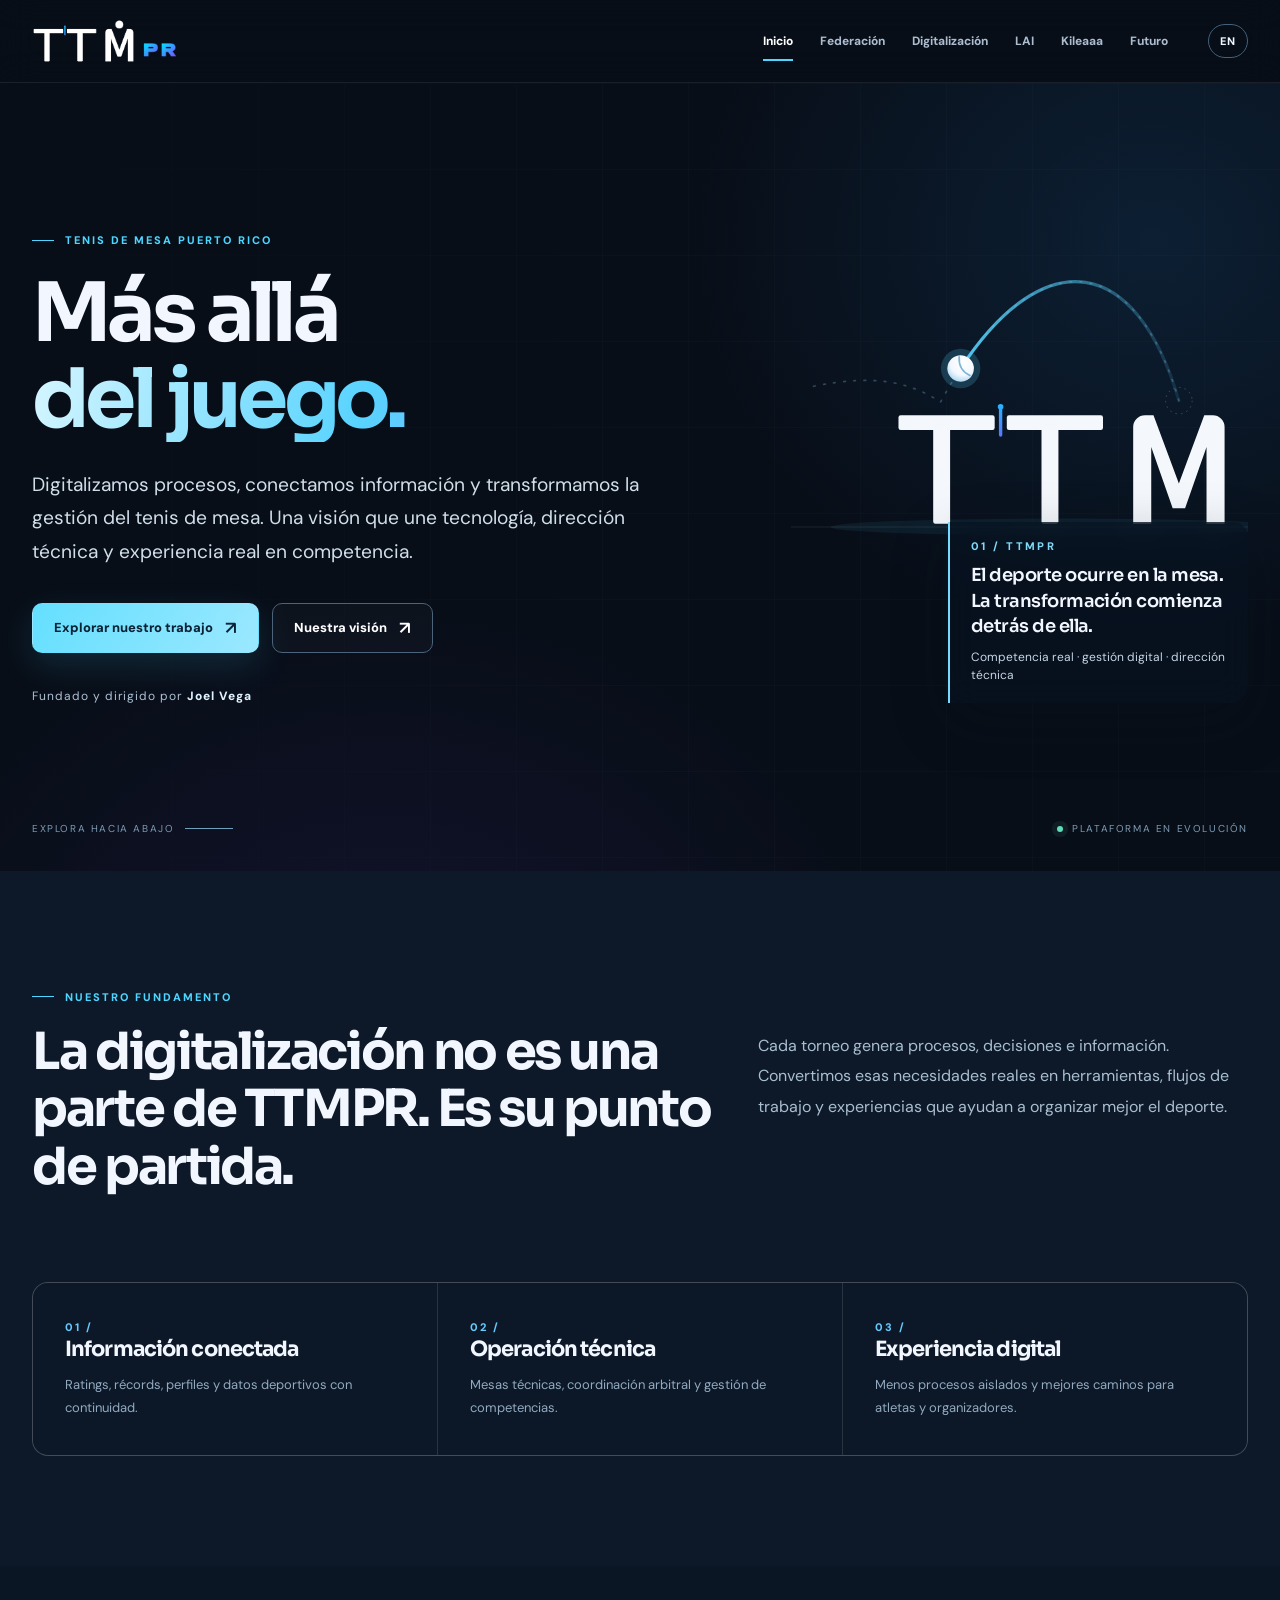
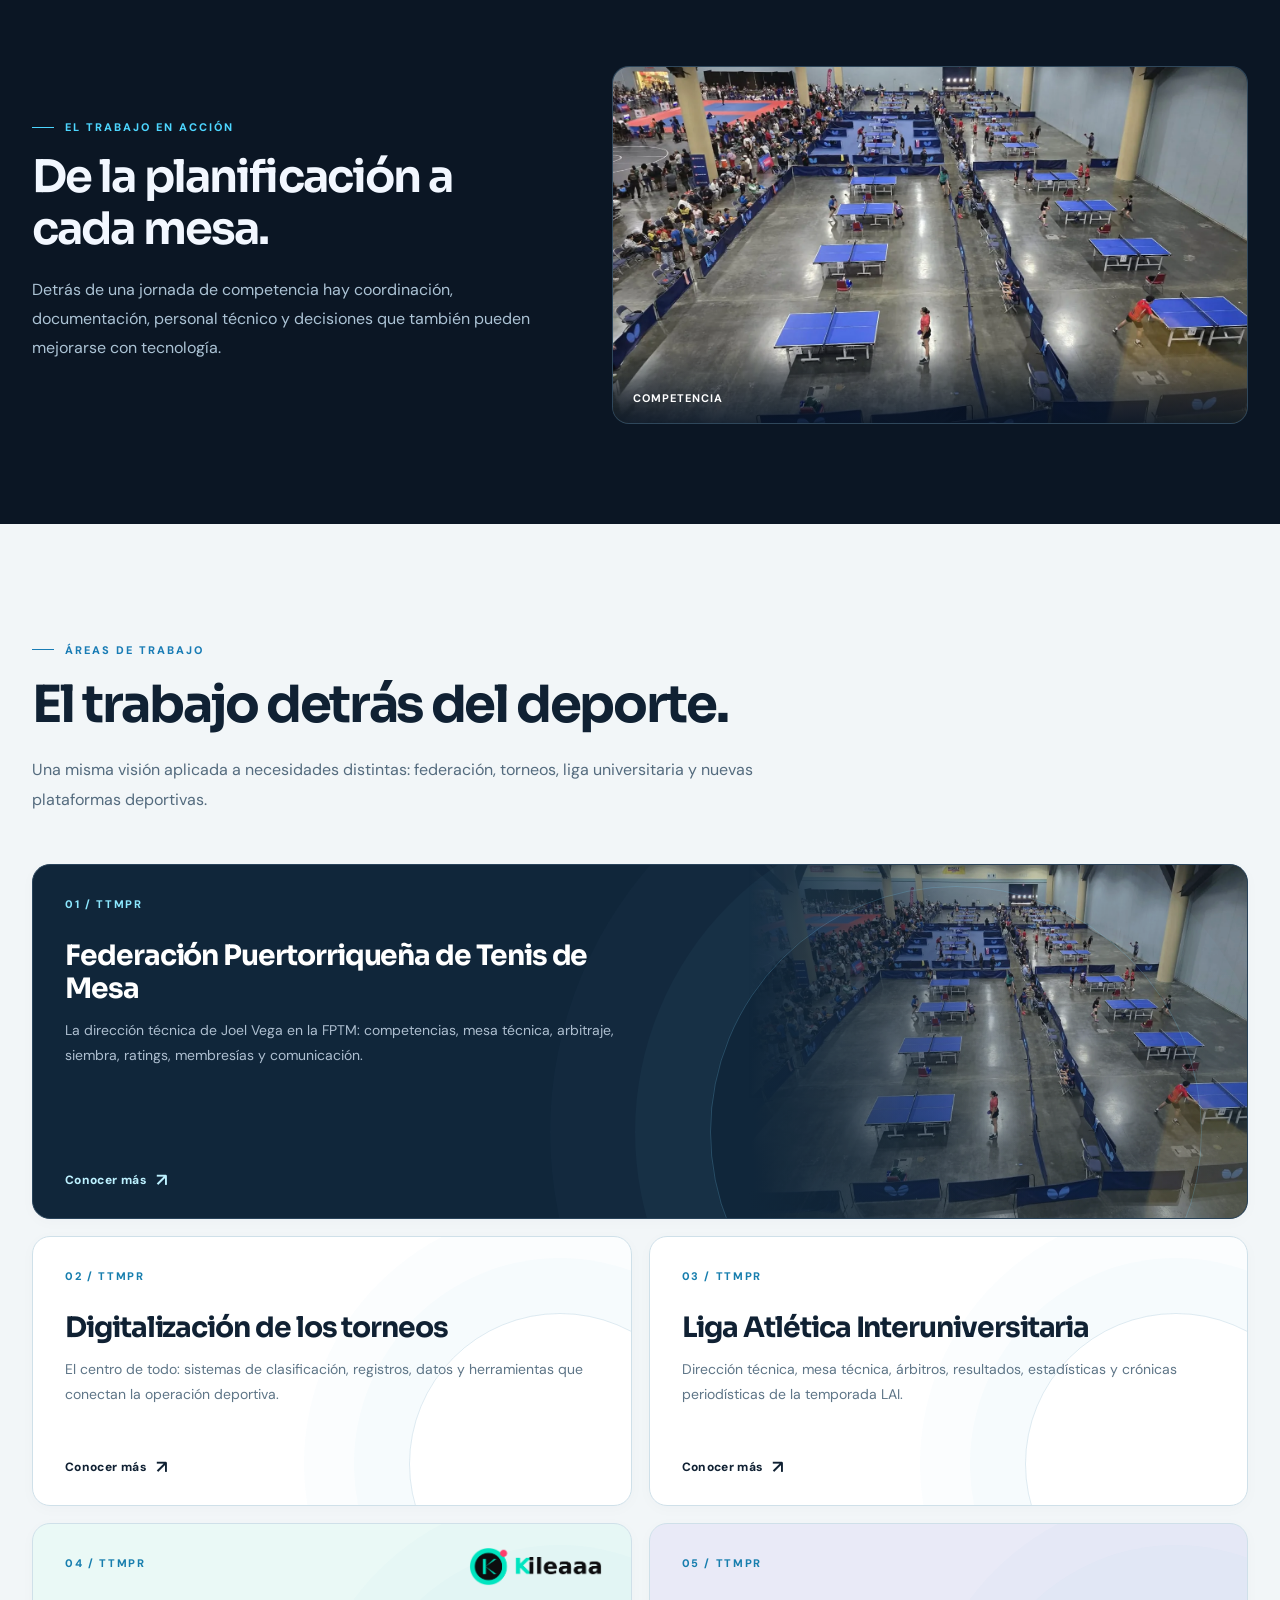
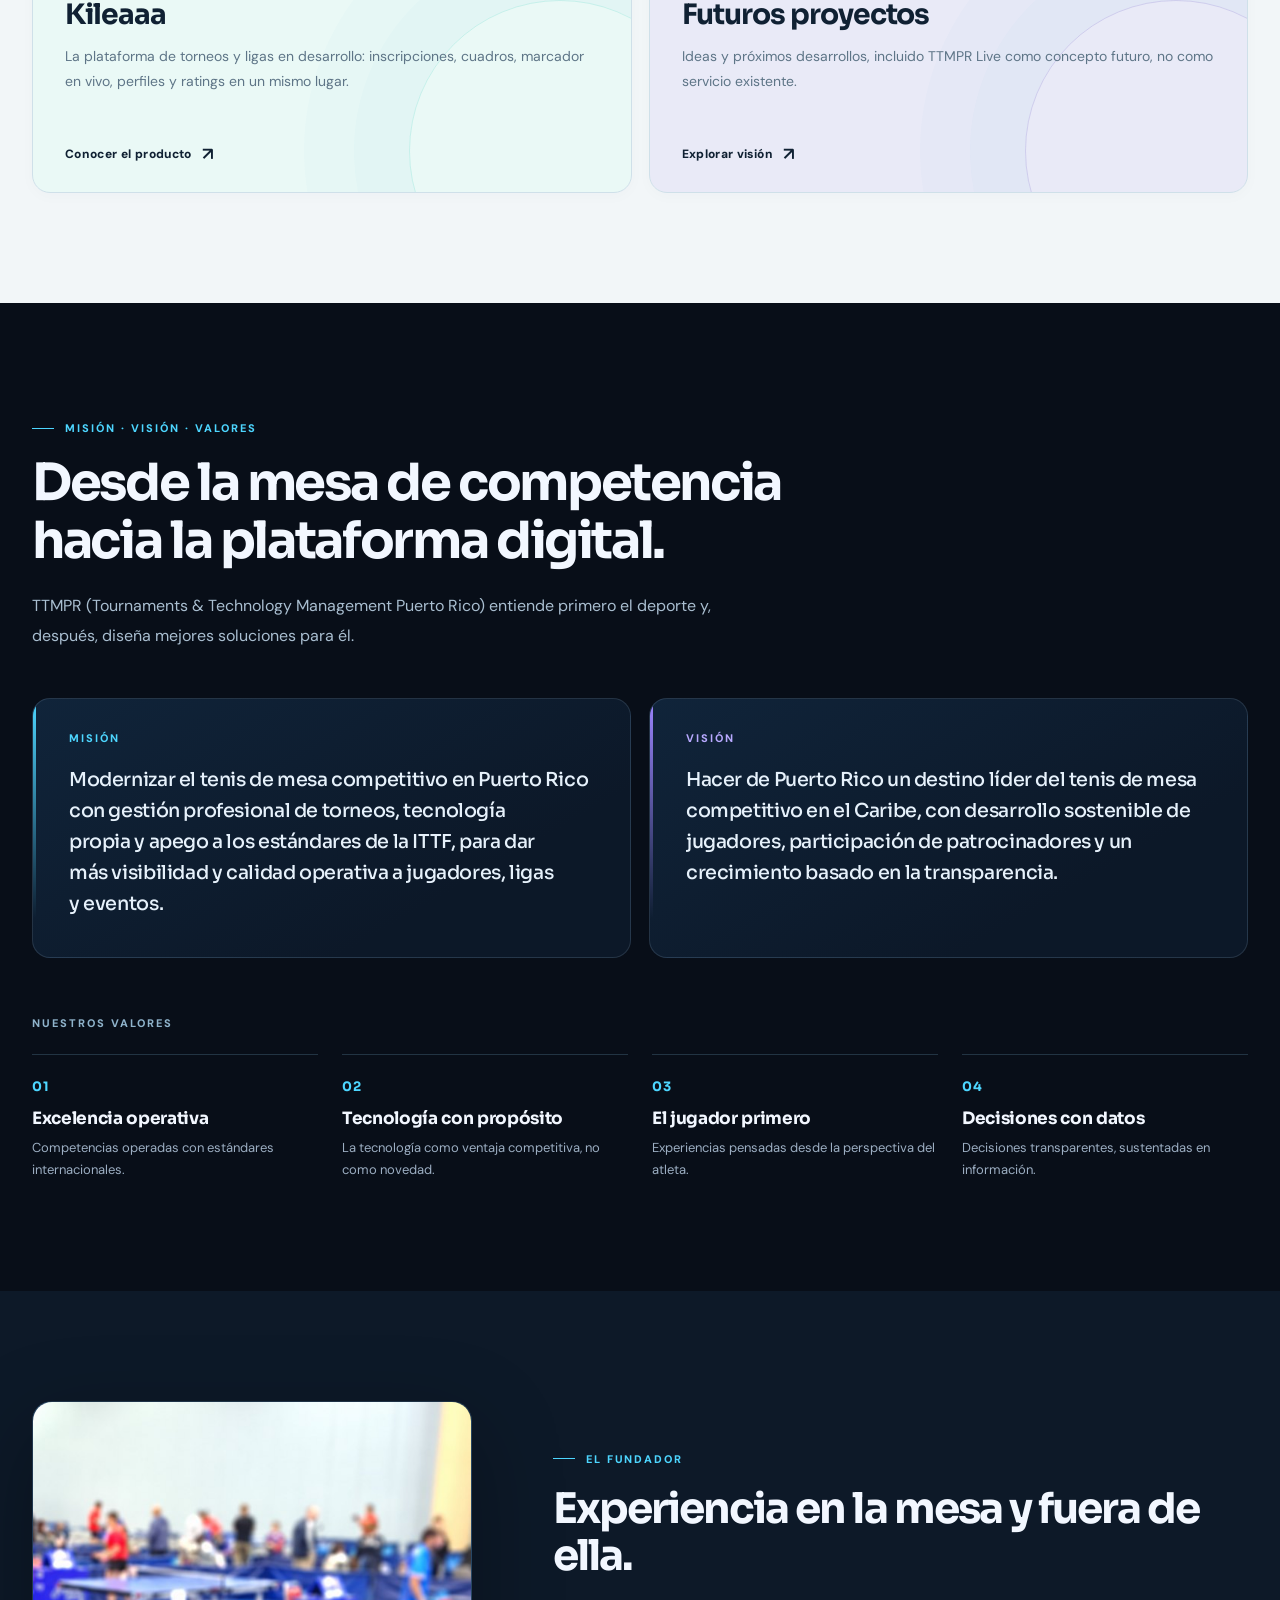
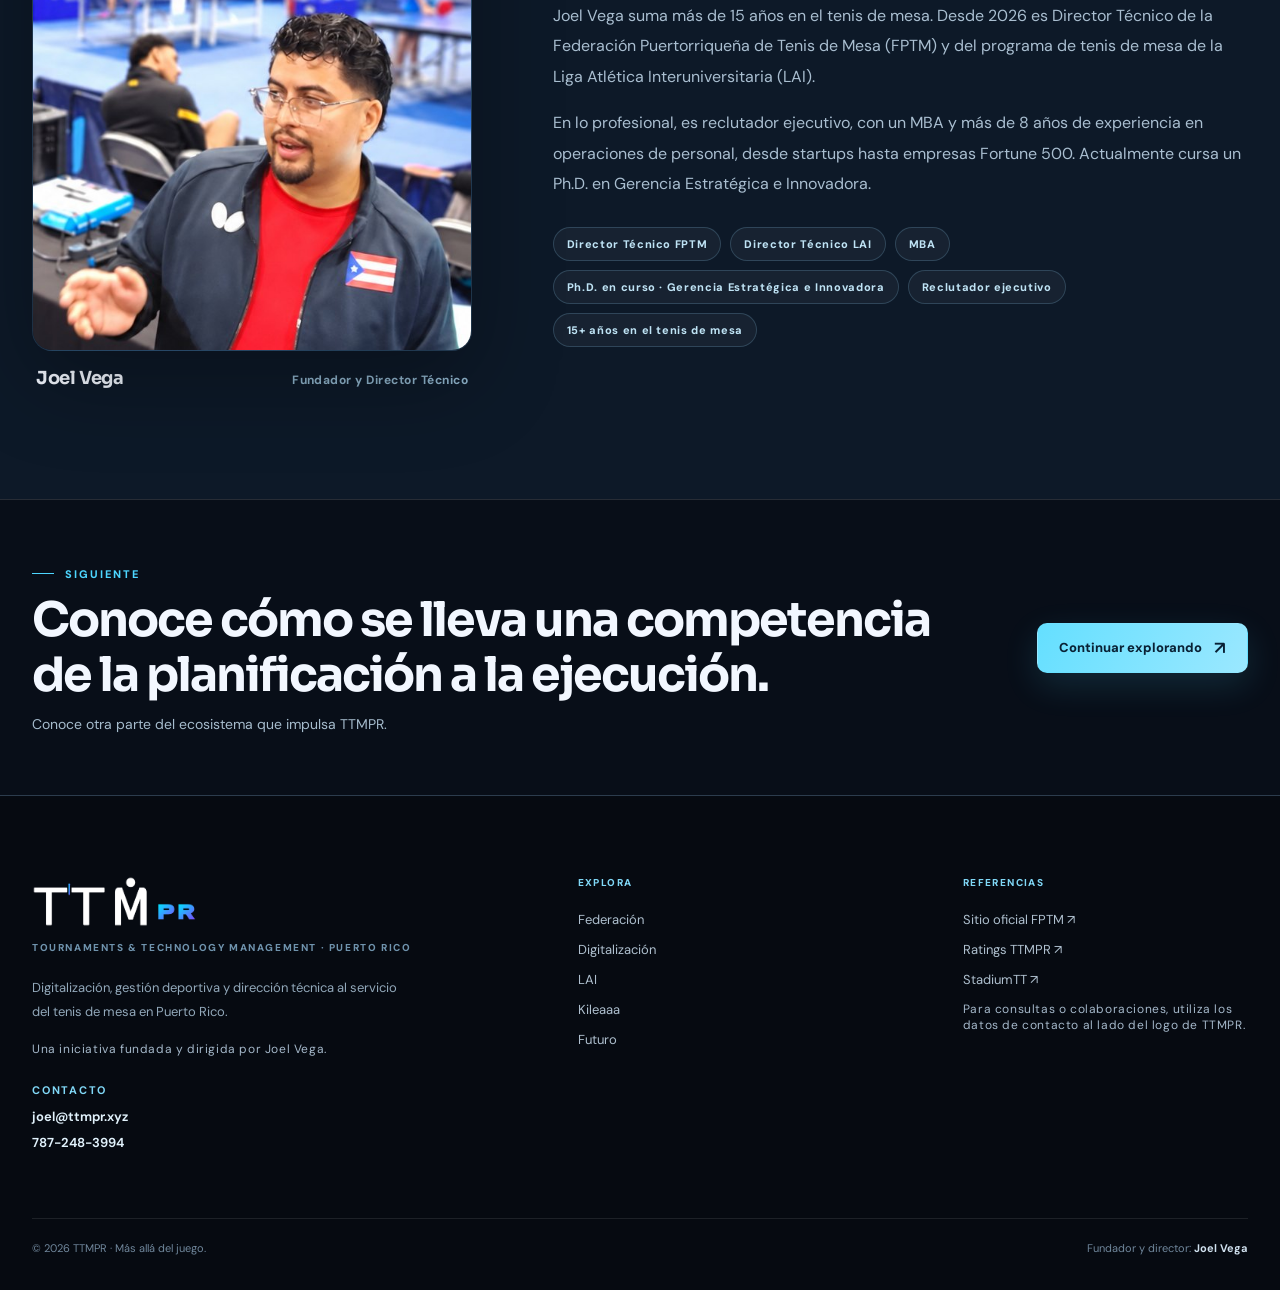
<file: index.html>
<!DOCTYPE html><html lang="es-PR"><head><meta charset="utf-8"><meta name="viewport" content="width=device-width,initial-scale=1">
 <meta name="theme-color" content="#080e18"><meta name="description" content="TTMPR: digitalización, gestión deportiva y dirección técnica del tenis de mesa en Puerto Rico, fundado y dirigido por Joel Vega.">
 <meta name="robots" content="index,follow,max-image-preview:large"><link rel="canonical" href="https://ttmpr.xyz/">
 <meta property="og:type" content="website"><meta property="og:site_name" content="TTMPR"><meta property="og:locale" content="es_PR"><meta property="og:locale:alternate" content="en_US">
 <meta property="og:title" content="TTMPR · Más allá del juego"><meta property="og:description" content="TTMPR: digitalización, gestión deportiva y dirección técnica del tenis de mesa en Puerto Rico, fundado y dirigido por Joel Vega."><meta property="og:url" content="https://ttmpr.xyz/">
 <meta property="og:image" content="https://ttmpr.xyz/assets/compartir/inicio.jpg"><meta property="og:image:width" content="1200"><meta property="og:image:height" content="630"><meta property="og:image:alt" content="TTMPR · Más allá del juego">
 <meta name="twitter:card" content="summary_large_image"><meta name="twitter:title" content="TTMPR · Más allá del juego"><meta name="twitter:description" content="TTMPR: digitalización, gestión deportiva y dirección técnica del tenis de mesa en Puerto Rico, fundado y dirigido por Joel Vega."><meta name="twitter:image" content="https://ttmpr.xyz/assets/compartir/inicio.jpg">
 <script type="application/ld+json">{"@context": "https://schema.org", "@type": "Organization", "name": "TTMPR", "alternateName": "Tournaments & Technology Management Puerto Rico", "url": "https://ttmpr.xyz/", "logo": "https://ttmpr.xyz/assets/ttmpr-logo.png", "email": "joel@ttmpr.xyz", "telephone": "+1-787-248-3994", "areaServed": "Puerto Rico", "founder": {"@type": "Person", "name": "Joel Vega", "jobTitle": "Fundador y Director Técnico"}}</script><title>TTMPR · Más allá del juego</title><link rel="icon" type="image/svg+xml" href="assets/favicon.svg"><link rel="icon" type="image/png" sizes="32x32" href="assets/favicon.png"><link rel="apple-touch-icon" href="assets/apple-touch-icon.png">
 <link rel="preconnect" href="https://fonts.googleapis.com"><link rel="preconnect" href="https://fonts.gstatic.com" crossorigin>
 <link rel="stylesheet" href="https://fonts.googleapis.com/css2?family=DM+Sans:wght@400;500;600;700;800&amp;family=Sora:wght@400;500;600;700;800&amp;display=swap" media="print" onload="this.media='all'"><link rel="stylesheet" href="assets/site.css"></head>
 <body data-page="inicio" data-mode="site"><a class="skip-link" href="#mainContent" style="position:absolute;z-index:999;left:-9999px;top:0;background:white;color:black;padding:12px" onfocus="this.style.left='0'" onblur="this.style.left='-9999px'">Saltar al contenido</a>
 <header class="site-header" id="siteHeader"><div class="container nav-shell">
  <a class="brand-link" data-route-key="inicio" href="./" aria-label="TTMPR, inicio"><img src="assets/ttmpr-logo.png" alt="TTMPR — Tenis de Mesa Puerto Rico" width="146" height="46"></a>
  <nav class="nav-links" id="primaryNav" aria-label="Navegación principal"><a data-route-key="inicio" href="./"><span class="i18n " data-es="Inicio" data-en="Home">Inicio</span></a><a data-route-key="federacion" href="federacion/"><span class="i18n " data-es="Federación" data-en="Federation">Federación</span></a><a data-route-key="digitalizacion" href="digitalizacion/"><span class="i18n " data-es="Digitalización" data-en="Digital systems">Digitalización</span></a><a data-route-key="lai" href="lai/"><span class="i18n " data-es="LAI" data-en="LAI">LAI</span></a><a data-route-key="kileaaa" href="kileaaa/"><span class="i18n " data-es="Kileaaa" data-en="Kileaaa">Kileaaa</span></a><a data-route-key="futuro" href="futuro/"><span class="i18n " data-es="Futuro" data-en="Future">Futuro</span></a></nav>
  <div class="nav-actions"><button class="lang-switch" type="button" id="language" aria-label="Switch to English">EN</button><button class="menu-button" type="button" id="mobileMenu" aria-controls="primaryNav" aria-expanded="false" aria-label="Abrir navegación">☰</button></div>
 </div><div class="scroll-progress" id="scrollProgress"></div></header><main id="mainContent"><section class="hero hero-home photo-hero rally-hero" id="inicio"><div class="container hero-grid photo-layout"><div class="reveal visible">
<div class="eyebrow"><span class="i18n" data-en="TABLE TENNIS PUERTO RICO" data-es="TENIS DE MESA PUERTO RICO">TENIS DE MESA PUERTO RICO</span></div>
<h1 class="hero-title" data-page-heading=""><span class="i18n" data-en="Beyond" data-es="Más allá">Más allá</span><span class="i18n gradient-text" data-en="the game." data-es="del juego.">del juego.</span></h1>
<p class="i18n hero-lead" data-en="We digitize processes, connect information, and transform how table tennis is managed. A vision bringing together technology, technical leadership, and hands-on competition experience." data-es="Digitalizamos procesos, conectamos información y transformamos la gestión del tenis de mesa. Una visión que une tecnología, dirección técnica y experiencia real en competencia.">Digitalizamos procesos, conectamos información y transformamos la gestión del tenis de mesa. Una visión que une tecnología, dirección técnica y experiencia real en competencia.</p>
<div class="hero-actions"><a class="button primary" href="#proyectos"><span class="i18n" data-en="Explore our work" data-es="Explorar nuestro trabajo">Explorar nuestro trabajo</span> <span aria-hidden="true" class="arrow">↗</span></a><a class="button outline" href="#mision"><span class="i18n" data-en="Our vision" data-es="Nuestra visión">Nuestra visión</span> <span aria-hidden="true" class="arrow">↗</span></a></div>
<p class="hero-note"><span class="i18n" data-en="Founded and led by" data-es="Fundado y dirigido por">Fundado y dirigido por</span> <strong>Joel Vega</strong></p></div>
<div class="hero-rally-col"><svg aria-hidden="true" class="hero-rally" focusable="false" viewBox="-360 -500 1620 1060" xmlns="http://www.w3.org/2000/svg">
<defs>
<linearGradient gradientUnits="userSpaceOnUse" id="rallyNet" x1="0" x2="0" y1="78" y2="194"><stop offset="0" stop-color="#27b5ff"/><stop offset="1" stop-color="#5d73ff"/></linearGradient>
<linearGradient gradientUnits="userSpaceOnUse" id="rallyTrail" x1="1015" x2="-280" y1="0" y2="0"><stop offset="0" stop-color="#58d3ff" stop-opacity=".12"/><stop offset=".62" stop-color="#58d3ff"/><stop offset="1" stop-color="#8f7dff"/></linearGradient>
<radialGradient cx=".36" cy=".32" id="rallyBall" r=".75"><stop offset="0" stop-color="#ffffff"/><stop offset=".62" stop-color="#f3f8fd"/><stop offset="1" stop-color="#a9d6f2"/></radialGradient>
</defs>
<ellipse cx="600" cy="514" fill="#4dd6ff" opacity=".07" rx="820" ry="30"/>
<line stroke="#ffffff" stroke-opacity=".08" stroke-width="4" x1="-360" x2="1260" y1="514" y2="514"/>
<g fill="#f4f8fc">
<rect height="52" rx="8" width="341" x="21" y="118"/><rect height="352" rx="8" width="60" x="144" y="150"/>
<rect height="52" rx="8" width="341" x="405" y="118"/><rect height="352" rx="8" width="60" x="528" y="150"/>
</g>
<rect fill="url(#rallyNet)" height="106" rx="6" width="12" x="377" y="88"/><circle cx="383" cy="88" fill="url(#rallyNet)" r="10"/>
<path d="M853,502 L853,160 A42 42 0 0 1 895,118 L925,118 L1015,360 L1105,118 L1135,118 A42 42 0 0 1 1177,160 L1177,502 L1113,502 L1113,230 L1037,447 L993,447 L917,230 L917,502 Z" fill="#f4f8fc">
<animateTransform attributeName="transform" dur="3s" keyTimes="0;0.12;0.19;0.23;0.33;1" repeatCount="indefinite" type="rotate" values="0 1015 502;0 1015 502;3 1015 502;-4 1015 502;0 1015 502;0 1015 502"/>
</path>
<circle cx="1015" cy="66" fill="none" r="47" stroke="#ffffff" stroke-dasharray="6 14" stroke-opacity=".22" stroke-width="3"/>
<path d="M1015,66 C854,-491 484,-504 170,71 C60,-2 -68,-28 -280,15" fill="none" stroke="#9fdcf5" stroke-dasharray="6 30" stroke-linecap="round" stroke-opacity=".26" stroke-width="6"/>
<path d="M1015,66 C854,-491 484,-504 170,71 C60,-2 -68,-28 -280,15" fill="none" stroke="url(#rallyTrail)" stroke-dasharray="1734 1734" stroke-dashoffset="1734" stroke-linecap="round" stroke-width="11">
<animate attributeName="stroke-dashoffset" calcMode="spline" dur="3s" keySplines="0 0 1 1;0.25 0.35 0.75 0.65;0.2 0.5 0.6 1;0 0 1 1" keyTimes="0;0.2;0.62;0.78;1" repeatCount="indefinite" values="1734;1734;467;0;0"/>
<animate attributeName="opacity" dur="3s" keyTimes="0;0.8;0.97;1" repeatCount="indefinite" values="0.95;0.95;0;0"/>
</path>
<ellipse cx="170" cy="118" fill="none" rx="0" ry="0" stroke="#58d3ff" stroke-width="6">
<animate attributeName="rx" dur="3s" keyTimes="0;0.62;0.76;1" repeatCount="indefinite" values="0;0;105;105"/>
<animate attributeName="ry" dur="3s" keyTimes="0;0.62;0.76;1" repeatCount="indefinite" values="0;0;20;20"/>
<animate attributeName="opacity" dur="3s" keyTimes="0;0.619;0.62;0.76;1" repeatCount="indefinite" values="0;0;0.9;0;0"/>
</ellipse>
<g>
<animate attributeName="opacity" dur="3s" keyTimes="0;0.06;0.74;0.8;1" repeatCount="indefinite" values="0;1;1;0;0"/>
<animateMotion calcMode="spline" dur="3s" keyPoints="0;0;0.731;1;1" keySplines="0 0 1 1;0.25 0.35 0.75 0.65;0.2 0.5 0.6 1;0 0 1 1" keyTimes="0;0.2;0.62;0.78;1" path="M1015,66 C854,-491 484,-504 170,71 C60,-2 -68,-28 -280,15" repeatCount="indefinite"/>
<circle fill="#58d3ff" opacity=".2" r="70"/>
<g><circle fill="url(#rallyBall)" r="47"/><path d="M-38 -16 Q0 10 38 -16" fill="none" stroke="#3a8fc4" stroke-linecap="round" stroke-opacity=".65" stroke-width="6"/>
<animateTransform attributeName="transform" dur="0.3s" from="360" repeatCount="indefinite" to="0" type="rotate"/></g>
</g>
</svg><aside class="hero-photo-caption reveal visible"><span class="photo-cap-index">01 / TTMPR</span><strong class="i18n" data-en="The sport happens at the table. Transformation begins behind it." data-es="El deporte ocurre en la mesa. La transformación comienza detrás de ella.">El deporte ocurre en la mesa. La transformación comienza detrás de ella.</strong><small class="i18n" data-en="Real competition · digital systems · technical direction" data-es="Competencia real · gestión digital · dirección técnica">Competencia real · gestión digital · dirección técnica</small></aside></div></div><div class="container hero-btm-line"><span class="scroll-indicator"><span class="i18n" data-en="Scroll to explore" data-es="Explora hacia abajo">Explora hacia abajo</span></span><span class="signal"><span class="signal-dot"></span><span class="i18n" data-en="An evolving platform" data-es="Plataforma en evolución">Plataforma en evolución</span></span></div></section>
<section class="section alt" id="vision"><div class="container"><div class="section-meta">
<div class="reveal from-left"><div class="eyebrow"><span class="i18n" data-en="OUR FOUNDATION" data-es="NUESTRO FUNDAMENTO">NUESTRO FUNDAMENTO</span></div><h2 class="i18n section-heading" data-en="Digitization is not one part of TTMPR. It is where everything begins." data-es="La digitalización no es una parte de TTMPR. Es su punto de partida.">La digitalización no es una parte de TTMPR. Es su punto de partida.</h2></div>
<p class="i18n intro reveal from-right" data-en="Every tournament produces processes, decisions, and information. We turn those real needs into tools, workflows, and experiences that help organize the sport." data-es="Cada torneo genera procesos, decisiones e información. Convertimos esas necesidades reales en herramientas, flujos de trabajo y experiencias que ayudan a organizar mejor el deporte.">Cada torneo genera procesos, decisiones e información. Convertimos esas necesidades reales en herramientas, flujos de trabajo y experiencias que ayudan a organizar mejor el deporte.</p>
</div><div class="feature-strip reveal"><div><span class="pill-index">01 /</span><strong class="i18n" data-en="Connected information" data-es="Información conectada">Información conectada</strong><p class="i18n" data-en="Ratings, records, profiles, and data designed for continuity." data-es="Ratings, récords, perfiles y datos deportivos con continuidad.">Ratings, récords, perfiles y datos deportivos con continuidad.</p></div>
<div><span class="pill-index">02 /</span><strong class="i18n" data-en="Technical operations" data-es="Operación técnica">Operación técnica</strong><p class="i18n" data-en="Technical desks, officials coordination, and event operations." data-es="Mesas técnicas, coordinación arbitral y gestión de competencias.">Mesas técnicas, coordinación arbitral y gestión de competencias.</p></div>
<div><span class="pill-index">03 /</span><strong class="i18n" data-en="Digital experience" data-es="Experiencia digital">Experiencia digital</strong><p class="i18n" data-en="Fewer disconnected processes and a better journey for athletes and organizers." data-es="Menos procesos aislados y mejores caminos para atletas y organizadores.">Menos procesos aislados y mejores caminos para atletas y organizadores.</p></div></div></div></section>
<section class="section real-essay"><div class="container real-essay-grid">
<div class="reveal from-left"><div class="eyebrow"><span class="i18n" data-en="THE WORK IN ACTION" data-es="EL TRABAJO EN ACCIÓN">EL TRABAJO EN ACCIÓN</span></div>
<h2 class="i18n" data-en="From planning to every table." data-es="De la planificación a cada mesa.">De la planificación a cada mesa.</h2>
<p class="i18n" data-en="Behind every competition day are coordination, records, technical staff, and decisions that technology can make better." data-es="Detrás de una jornada de competencia hay coordinación, documentación, personal técnico y decisiones que también pueden mejorarse con tecnología.">Detrás de una jornada de competencia hay coordinación, documentación, personal técnico y decisiones que también pueden mejorarse con tecnología.</p></div>
<div class="real-essay-mosaic single-image reveal from-right"><figure><img alt="Instalación deportiva con varias mesas de tenis de mesa y actividad competitiva" loading="lazy" src="assets/fotografias/torneo-multiples-mesas.webp"/><figcaption class="i18n" data-en="COMPETITION" data-es="COMPETENCIA">COMPETENCIA</figcaption></figure></div>
</div></section><section class="section pale" id="proyectos"><div class="container">
<div class="reveal"><div class="eyebrow dark"><span class="i18n" data-en="OUR WORK" data-es="ÁREAS DE TRABAJO">ÁREAS DE TRABAJO</span></div>
<h2 class="i18n section-heading" data-en="The work behind the sport." data-es="El trabajo detrás del deporte.">El trabajo detrás del deporte.</h2>
<p class="i18n intro" data-en="One vision serving different needs: federation operations, tournaments, university competition, and emerging sports platforms." data-es="Una misma visión aplicada a necesidades distintas: federación, torneos, liga universitaria y nuevas plataformas deportivas.">Una misma visión aplicada a necesidades distintas: federación, torneos, liga universitaria y nuevas plataformas deportivas.</p></div>
<div class="project-grid"><a aria-label="Federación Puertorriqueña de Tenis de Mesa" class="project-card wide reveal photo-project-card" href="federacion/"><span class="project-num">01 / TTMPR</span><div aria-hidden="true" class="project-thumb"><img alt="" loading="lazy" src="assets/fotografias/torneo-multiples-mesas.webp"/></div>
<h3 class="i18n" data-en="Puerto Rico Table Tennis Federation" data-es="Federación Puertorriqueña de Tenis de Mesa">Federación Puertorriqueña de Tenis de Mesa</h3><p class="i18n" data-en="Joel Vega’s technical direction at the FPTM: competitions, technical desk, officiating, seeding, ratings, memberships, and communications." data-es="La dirección técnica de Joel Vega en la FPTM: competencias, mesa técnica, arbitraje, siembra, ratings, membresías y comunicación.">La dirección técnica de Joel Vega en la FPTM: competencias, mesa técnica, arbitraje, siembra, ratings, membresías y comunicación.</p>
<span class="project-link"><span class="i18n" data-en="Explore" data-es="Conocer más">Conocer más</span> <span aria-hidden="true" class="arrow">↗</span></span></a><a aria-label="Digitalización de los torneos" class="project-card reveal" href="digitalizacion/"><span class="project-num">02 / TTMPR</span>
<h3 class="i18n" data-en="Tournament digitalization" data-es="Digitalización de los torneos">Digitalización de los torneos</h3><p class="i18n" data-en="The foundation of everything: classification systems, records, data, and tools that connect sports operations." data-es="El centro de todo: sistemas de clasificación, registros, datos y herramientas que conectan la operación deportiva.">El centro de todo: sistemas de clasificación, registros, datos y herramientas que conectan la operación deportiva.</p>
<span class="project-link"><span class="i18n" data-en="Explore" data-es="Conocer más">Conocer más</span> <span aria-hidden="true" class="arrow">↗</span></span></a><a aria-label="Liga Atlética Interuniversitaria" class="project-card reveal" href="lai/"><span class="project-num">03 / TTMPR</span>
<h3 class="i18n" data-en="Intercollegiate Athletic League" data-es="Liga Atlética Interuniversitaria">Liga Atlética Interuniversitaria</h3><p class="i18n" data-en="Technical direction, competition operations, results, live statistics, and original LAI sports reporting." data-es="Dirección técnica, mesa técnica, árbitros, resultados, estadísticas y crónicas periodísticas de la temporada LAI.">Dirección técnica, mesa técnica, árbitros, resultados, estadísticas y crónicas periodísticas de la temporada LAI.</p>
<span class="project-link"><span class="i18n" data-en="Explore" data-es="Conocer más">Conocer más</span> <span aria-hidden="true" class="arrow">↗</span></span></a><a aria-label="Kileaaa" class="project-card kileaaa-card reveal" href="kileaaa/"><span class="project-num">04 / TTMPR</span><img alt="Kileaaa" class="logo-inline" loading="lazy" src="assets/kileaaa-logo-dark.png"/>
<h3 class="i18n" data-en="Kileaaa" data-es="Kileaaa">Kileaaa</h3><p class="i18n" data-en="The tournament and league platform in development: registration, brackets, live scoring, profiles, and ratings in one place." data-es="La plataforma de torneos y ligas en desarrollo: inscripciones, cuadros, marcador en vivo, perfiles y ratings en un mismo lugar.">La plataforma de torneos y ligas en desarrollo: inscripciones, cuadros, marcador en vivo, perfiles y ratings en un mismo lugar.</p>
<span class="project-link"><span class="i18n" data-en="Explore the product" data-es="Conocer el producto">Conocer el producto</span> <span aria-hidden="true" class="arrow">↗</span></span></a><a aria-label="Futuros proyectos" class="project-card future-card reveal" href="futuro/"><span class="project-num">05 / TTMPR</span>
<h3 class="i18n" data-en="Future projects" data-es="Futuros proyectos">Futuros proyectos</h3><p class="i18n" data-en="Ideas and future developments, including TTMPR Live as a concept rather than an existing service." data-es="Ideas y próximos desarrollos, incluido TTMPR Live como concepto futuro, no como servicio existente.">Ideas y próximos desarrollos, incluido TTMPR Live como concepto futuro, no como servicio existente.</p>
<span class="project-link"><span class="i18n" data-en="Explore vision" data-es="Explorar visión">Explorar visión</span> <span aria-hidden="true" class="arrow">↗</span></span></a></div></div></section>
<section class="section mission-section" id="mision"><div class="container">
<div class="mission-head reveal"><div class="eyebrow"><span class="i18n" data-en="MISSION · VISION · VALUES" data-es="MISIÓN · VISIÓN · VALORES">MISIÓN · VISIÓN · VALORES</span></div>
<h2 class="i18n section-heading" data-en="From the competition floor to the digital platform." data-es="Desde la mesa de competencia hacia la plataforma digital.">Desde la mesa de competencia hacia la plataforma digital.</h2>
<p class="i18n intro" data-en="TTMPR (Tournaments &amp; Technology Management Puerto Rico) understands the sport first, then designs better solutions for it." data-es="TTMPR (Tournaments &amp; Technology Management Puerto Rico) entiende primero el deporte y, después, diseña mejores soluciones para él.">TTMPR (Tournaments &amp; Technology Management Puerto Rico) entiende primero el deporte y, después, diseña mejores soluciones para él.</p></div>
<div class="mission-grid"><article class="mission-card reveal from-left"><span class="mission-label i18n" data-en="Mission" data-es="Misión">Misión</span><p class="i18n" data-en="Modernize competitive table tennis in Puerto Rico through professional tournament management, proprietary technology, and adherence to ITTF standards, bringing greater visibility and operational quality to players, leagues, and events." data-es="Modernizar el tenis de mesa competitivo en Puerto Rico con gestión profesional de torneos, tecnología propia y apego a los estándares de la ITTF, para dar más visibilidad y calidad operativa a jugadores, ligas y eventos.">Modernizar el tenis de mesa competitivo en Puerto Rico con gestión profesional de torneos, tecnología propia y apego a los estándares de la ITTF, para dar más visibilidad y calidad operativa a jugadores, ligas y eventos.</p></article>
<article class="mission-card vision reveal from-right"><span class="mission-label i18n" data-en="Vision" data-es="Visión">Visión</span><p class="i18n" data-en="Make Puerto Rico a leading Caribbean destination for competitive table tennis, with sustainable player development, sponsor engagement, and growth built on transparency." data-es="Hacer de Puerto Rico un destino líder del tenis de mesa competitivo en el Caribe, con desarrollo sostenible de jugadores, participación de patrocinadores y un crecimiento basado en la transparencia.">Hacer de Puerto Rico un destino líder del tenis de mesa competitivo en el Caribe, con desarrollo sostenible de jugadores, participación de patrocinadores y un crecimiento basado en la transparencia.</p></article></div>
<div class="values-list reveal"><div class="values-title i18n" data-en="Our values" data-es="Nuestros valores">Nuestros valores</div>
<div><b>01</b><h3 class="i18n" data-en="Operational excellence" data-es="Excelencia operativa">Excelencia operativa</h3><p class="i18n" data-en="Competitions run to international standards." data-es="Competencias operadas con estándares internacionales.">Competencias operadas con estándares internacionales.</p></div>
<div><b>02</b><h3 class="i18n" data-en="Technology with purpose" data-es="Tecnología con propósito">Tecnología con propósito</h3><p class="i18n" data-en="Technology as a competitive edge, not a novelty." data-es="La tecnología como ventaja competitiva, no como novedad.">La tecnología como ventaja competitiva, no como novedad.</p></div>
<div><b>03</b><h3 class="i18n" data-en="Player first" data-es="El jugador primero">El jugador primero</h3><p class="i18n" data-en="Experiences designed around the athlete." data-es="Experiencias pensadas desde la perspectiva del atleta.">Experiencias pensadas desde la perspectiva del atleta.</p></div>
<div><b>04</b><h3 class="i18n" data-en="Data-driven decisions" data-es="Decisiones con datos">Decisiones con datos</h3><p class="i18n" data-en="Transparent decisions grounded in information." data-es="Decisiones transparentes, sustentadas en información.">Decisiones transparentes, sustentadas en información.</p></div></div></div></section>
<section class="section founder-section" id="fundador"><div class="container founder-grid">
<div class="founder-portrait reveal from-left"><div class="founder-photo"><span aria-hidden="true" class="founder-initials">JV</span><img alt="Joel Vega en la mesa técnica de una competencia de tenis de mesa" class="founder-img" loading="lazy" onerror="this.remove()" src="assets/fotografias/joel-vega.jpg"/></div>
<div class="founder-id"><strong>Joel Vega</strong><span class="i18n" data-en="Founder and Technical Director" data-es="Fundador y Director Técnico">Fundador y Director Técnico</span></div></div>
<div class="founder-copy reveal from-right"><div class="eyebrow"><span class="i18n" data-en="THE FOUNDER" data-es="EL FUNDADOR">EL FUNDADOR</span></div>
<h2 class="i18n section-heading section-heading-tight" data-en="Experience at the table and beyond it." data-es="Experiencia en la mesa y fuera de ella.">Experiencia en la mesa y fuera de ella.</h2>
<p class="i18n intro" data-en="Joel Vega brings more than 15 years in table tennis. Since 2026, he has served as Technical Director of the Puerto Rico Table Tennis Federation (FPTM) and of the Intercollegiate Athletic League (LAI) table tennis program." data-es="Joel Vega suma más de 15 años en el tenis de mesa. Desde 2026 es Director Técnico de la Federación Puertorriqueña de Tenis de Mesa (FPTM) y del programa de tenis de mesa de la Liga Atlética Interuniversitaria (LAI).">Joel Vega suma más de 15 años en el tenis de mesa. Desde 2026 es Director Técnico de la Federación Puertorriqueña de Tenis de Mesa (FPTM) y del programa de tenis de mesa de la Liga Atlética Interuniversitaria (LAI).</p>
<p class="i18n intro" data-en="Professionally, he is an executive recruiter with an MBA and more than 8 years of experience in people operations, from startups to Fortune 500 companies. He is currently pursuing a PhD in Strategic and Innovative Management." data-es="En lo profesional, es reclutador ejecutivo, con un MBA y más de 8 años de experiencia en operaciones de personal, desde startups hasta empresas Fortune 500. Actualmente cursa un Ph.D. en Gerencia Estratégica e Innovadora.">En lo profesional, es reclutador ejecutivo, con un MBA y más de 8 años de experiencia en operaciones de personal, desde startups hasta empresas Fortune 500. Actualmente cursa un Ph.D. en Gerencia Estratégica e Innovadora.</p>
<ul class="founder-badges"><li class="i18n" data-en="FPTM Technical Director" data-es="Director Técnico FPTM">Director Técnico FPTM</li><li class="i18n" data-en="LAI Technical Director" data-es="Director Técnico LAI">Director Técnico LAI</li><li>MBA</li><li class="i18n" data-en="PhD in progress · Strategic and Innovative Management" data-es="Ph.D. en curso · Gerencia Estratégica e Innovadora">Ph.D. en curso · Gerencia Estratégica e Innovadora</li><li class="i18n" data-en="Executive Recruiter" data-es="Reclutador ejecutivo">Reclutador ejecutivo</li><li class="i18n" data-en="15+ years in table tennis" data-es="15+ años en el tenis de mesa">15+ años en el tenis de mesa</li></ul></div></div></section>
<section class="horizontal-callout"><div class="container callout-inner"><div class="reveal">
<div class="eyebrow"><span class="i18n" data-en="NEXT" data-es="SIGUIENTE">SIGUIENTE</span></div><h2 class="i18n" data-en="See how a competition moves from planning to execution." data-es="Conoce cómo se lleva una competencia de la planificación a la ejecución.">Conoce cómo se lleva una competencia de la planificación a la ejecución.</h2>
<p class="i18n" data-en="Explore another part of the ecosystem behind TTMPR." data-es="Conoce otra parte del ecosistema que impulsa TTMPR.">Conoce otra parte del ecosistema que impulsa TTMPR.</p></div>
<div><a class="button primary" href="federacion/"><span class="i18n" data-en="Keep exploring" data-es="Continuar explorando">Continuar explorando</span> <span aria-hidden="true" class="arrow">↗</span></a></div></div></section></main>
 <footer class="site-footer" id="contacto"><div class="container">
  <div class="footer-main"><div><img src="assets/ttmpr-logo.png" alt="TTMPR" loading="lazy" width="165" height="51"><span class="footer-fullname">Tournaments &amp; Technology Management ·&nbsp;Puerto&nbsp;Rico</span>
   <p class="i18n " data-es="Digitalización, gestión deportiva y dirección técnica al servicio del tenis de mesa en Puerto Rico." data-en="Digital systems, sports operations, and technical direction for table tennis in Puerto Rico.">Digitalización, gestión deportiva y dirección técnica al servicio del tenis de mesa en Puerto Rico.</p>
   <span class="tiny muted"><span class="i18n " data-es="Una iniciativa fundada y dirigida por Joel Vega." data-en="An initiative founded and led by Joel Vega.">Una iniciativa fundada y dirigida por Joel Vega.</span></span>
   <div class="contact-details" aria-label="Contacto TTMPR">
    <strong class="i18n" data-es="Contacto" data-en="Contact">Contacto</strong>
    <a href="mailto:joel@ttmpr.xyz" aria-label="Enviar correo a joel@ttmpr.xyz">joel@ttmpr.xyz</a>
    <a href="tel:+17872483994" aria-label="Llamar al 787-248-3994">787-248-3994</a>
   </div></div>
  <div><div class="footer-title"><span class="i18n " data-es="Explora" data-en="Explore">Explora</span></div><div class="footer-links"><a href="federacion/"><span class="i18n " data-es="Federación" data-en="Federation">Federación</span></a><a href="digitalizacion/"><span class="i18n " data-es="Digitalización" data-en="Digital systems">Digitalización</span></a><a href="lai/"><span class="i18n " data-es="LAI" data-en="LAI">LAI</span></a><a href="kileaaa/"><span class="i18n " data-es="Kileaaa" data-en="Kileaaa">Kileaaa</span></a><a href="futuro/"><span class="i18n " data-es="Futuro" data-en="Future">Futuro</span></a></div></div>
  <div><div class="footer-title"><span class="i18n " data-es="Referencias" data-en="References">Referencias</span></div><div class="footer-links">
    <a href="https://fptm.pr/" target="_blank" rel="noopener noreferrer"><span class="i18n " data-es="Sitio oficial FPTM" data-en="Official FPTM website">Sitio oficial FPTM</span> ↗</a>
    <a href="https://ratings.ttmpr.xyz/" target="_blank" rel="noopener noreferrer">Ratings TTMPR ↗</a>
    <a href="https://www.stadiumtt.com/" target="_blank" rel="noopener noreferrer">StadiumTT ↗</a>
    <span class="muted tiny"><span class="i18n " data-es="Para consultas o colaboraciones, utiliza los datos de contacto al lado del logo de TTMPR." data-en="For inquiries or collaborations, use the contact details next to the TTMPR logo.">Para consultas o colaboraciones, utiliza los datos de contacto al lado del logo de TTMPR.</span></span>
   </div></div></div>
  <div class="footer-bottom"><span>© 2026 TTMPR · <span class="i18n " data-es="Más allá del juego." data-en="Beyond the game.">Más allá del juego.</span></span><span><span class="i18n " data-es="Fundador y director" data-en="Founder and director">Fundador y director</span>: <strong>Joel Vega</strong></span></div>
 </div></footer>
 <button class="float-inquiry" type="button" data-drawer-title-es="Colaboraciones y contacto" data-drawer-title-en="Collaborations and contact"
 data-drawer-text-es="¿Quieres conversar sobre digitalización, dirección técnica o proyectos deportivos? Puedes escribir o llamar directamente. Este sitio es informativo y no envía formularios ni recopila datos."
 data-drawer-text-en="Interested in sports digitization, technical direction, or collaboration? You can email or call directly. This is an informational website without forms or data collection.">
 <span aria-hidden="true">✳</span><span class="i18n " data-es="Conversemos" data-en="Get in touch">Conversemos</span></button><div class="drawer-overlay" id="drawerOverlay" aria-hidden="true"><aside class="drawer" role="dialog" aria-modal="true" aria-labelledby="drawerTitle">
  <button class="drawer-close" type="button" id="drawerClose" aria-label="Cerrar">×</button>
  <span class="eyebrow">TTMPR / <span class="i18n " data-es="Información" data-en="Information">Información</span></span>
  <h2 class="i18n " data-es="TTMPR" data-en="TTMPR" id="drawerTitle">TTMPR</h2>
  <p class="i18n " data-es="Conoce nuestro trabajo." data-en="Explore our work." id="drawerDescription">Conoce nuestro trabajo.</p>
  <div class="contact-actions" aria-label="Opciones de contacto">
    <a class="contact-action" href="mailto:joel@ttmpr.xyz"><span class="contact-action-icon" aria-hidden="true">✉</span><span><small class="i18n" data-es="Correo electrónico" data-en="Email">Correo electrónico</small><strong>joel@ttmpr.xyz</strong></span><span aria-hidden="true">↗</span></a>
    <a class="contact-action" href="tel:+17872483994"><span class="contact-action-icon" aria-hidden="true">☎</span><span><small class="i18n" data-es="Teléfono" data-en="Phone">Teléfono</small><strong>787-248-3994</strong></span><span aria-hidden="true">↗</span></a>
   </div>
  <a href="#" id="drawerLink" class="button primary" hidden><span class="i18n " data-es="Explorar sección" data-en="Explore section">Explorar sección</span></a>
 </aside></div><script defer src="assets/site.js"></script></body></html>
</file>
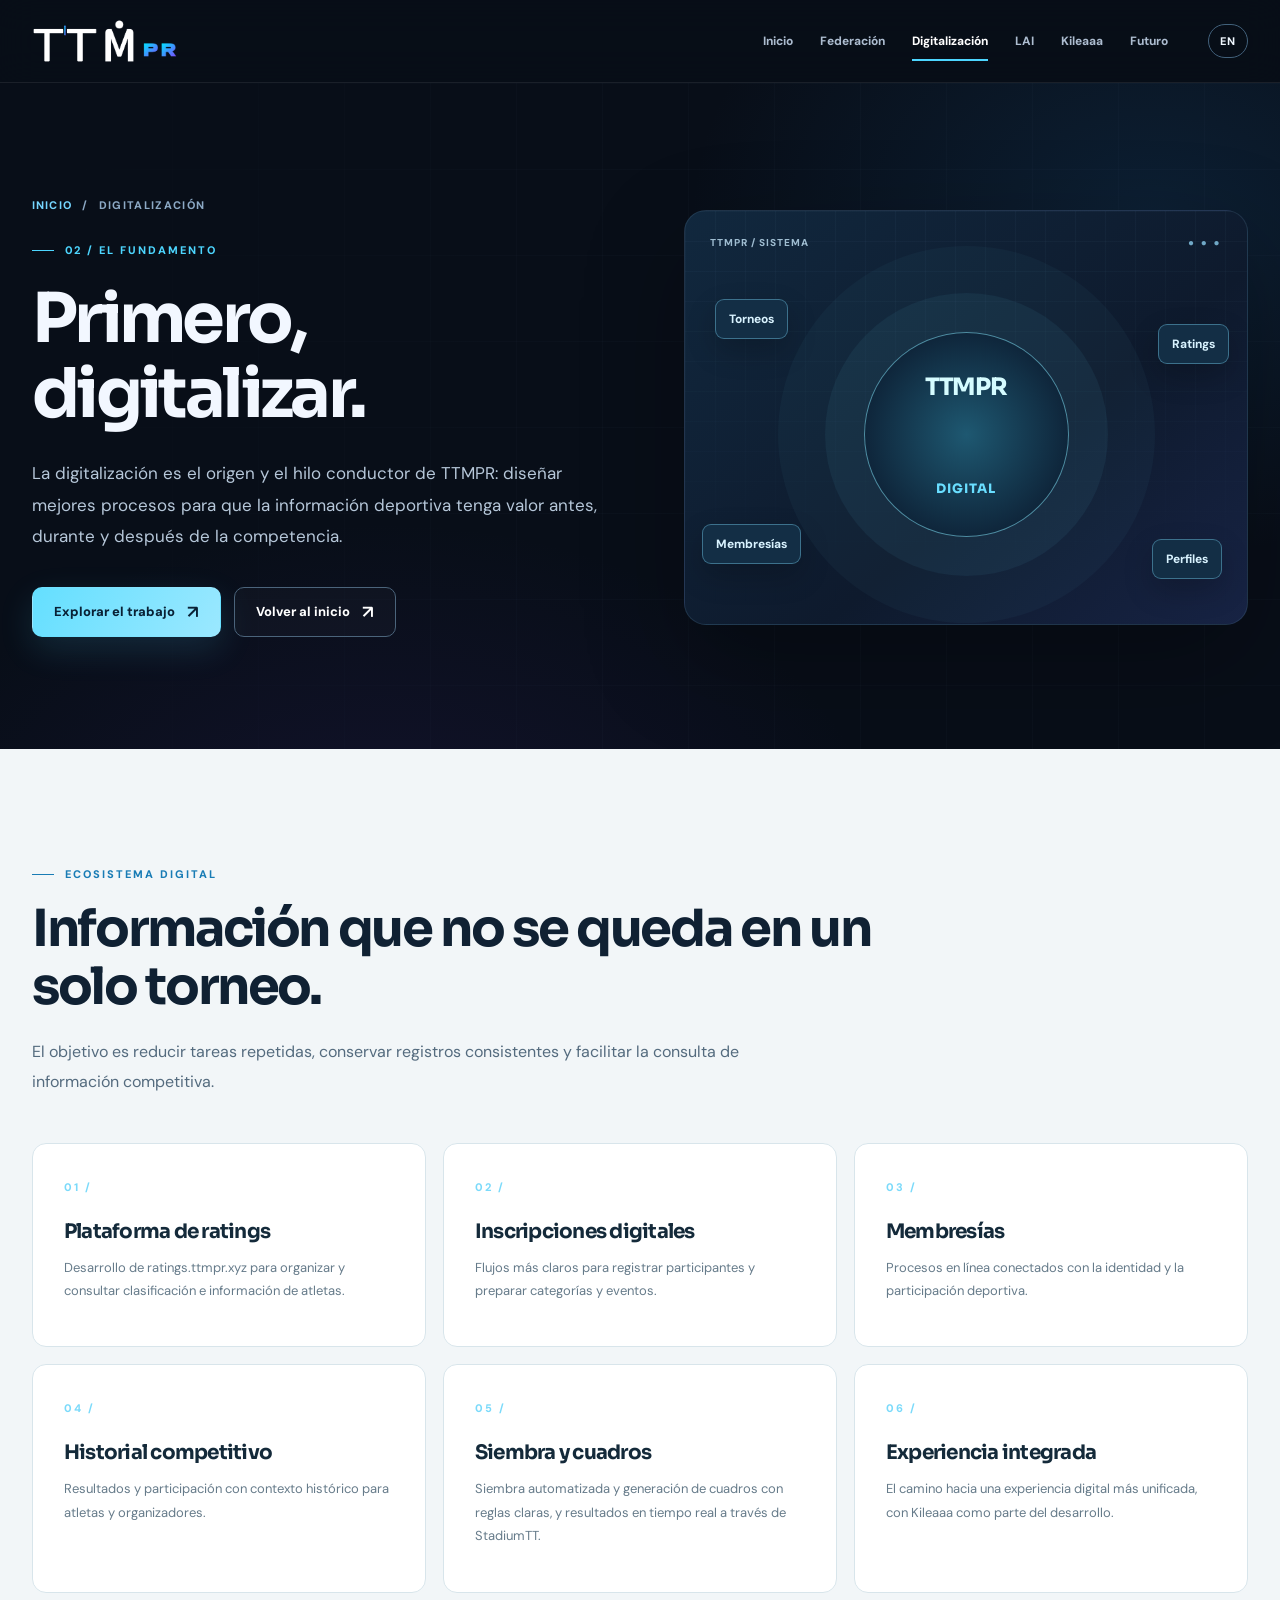
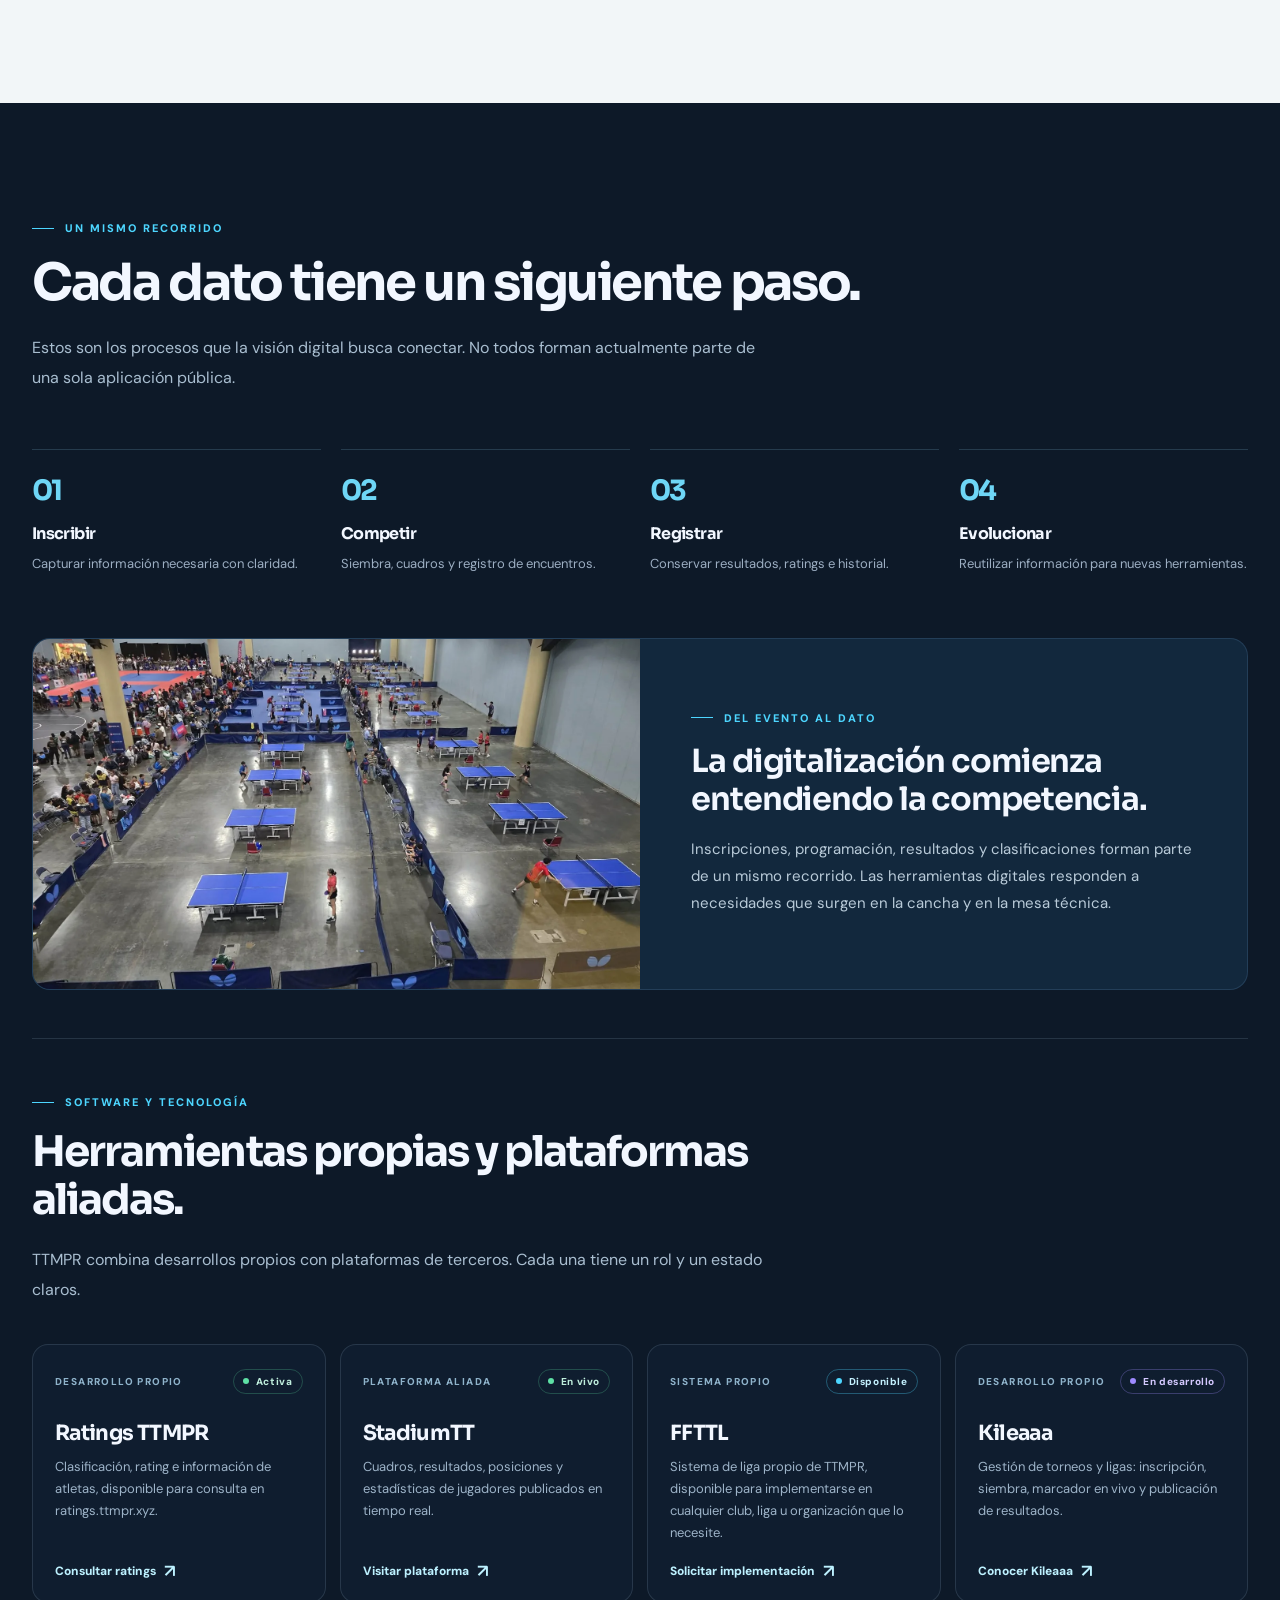
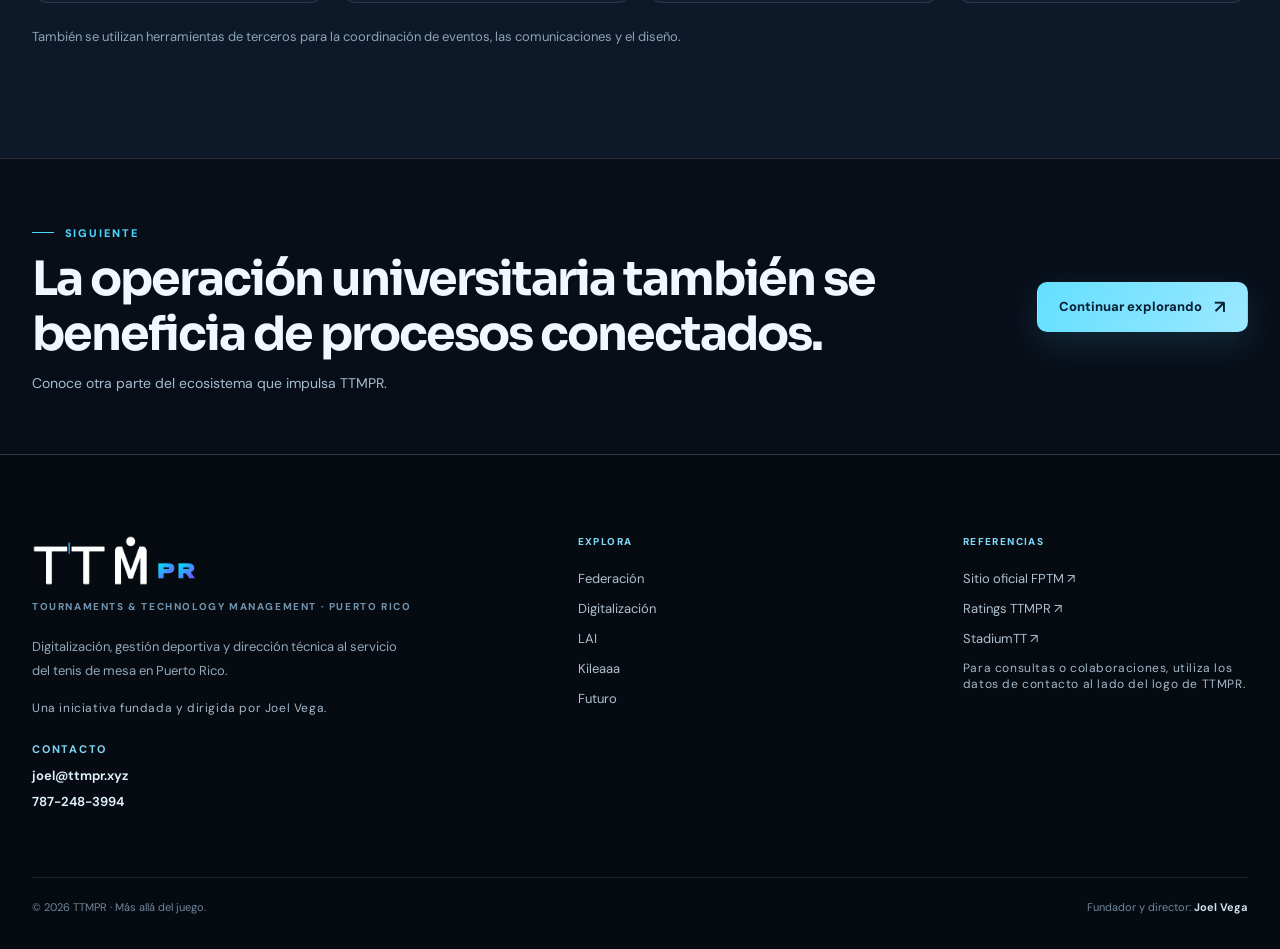
<file: digitalizacion/index.html>
<!DOCTYPE html><html lang="es-PR"><head><meta charset="utf-8"><meta name="viewport" content="width=device-width,initial-scale=1">
 <meta name="theme-color" content="#080e18"><meta name="description" content="Herramientas propias y plataformas aliadas para el tenis de mesa en Puerto Rico: Ratings TTMPR, StadiumTT, el sistema de liga FFTTL y Kileaaa.">
 <meta name="robots" content="index,follow,max-image-preview:large"><link rel="canonical" href="https://ttmpr.xyz/digitalizacion/">
 <meta property="og:type" content="website"><meta property="og:site_name" content="TTMPR"><meta property="og:locale" content="es_PR"><meta property="og:locale:alternate" content="en_US">
 <meta property="og:title" content="Digitalización | TTMPR"><meta property="og:description" content="Herramientas propias y plataformas aliadas para el tenis de mesa en Puerto Rico: Ratings TTMPR, StadiumTT, el sistema de liga FFTTL y Kileaaa."><meta property="og:url" content="https://ttmpr.xyz/digitalizacion/">
 <meta property="og:image" content="https://ttmpr.xyz/assets/compartir/digitalizacion.jpg"><meta property="og:image:width" content="1200"><meta property="og:image:height" content="630"><meta property="og:image:alt" content="Digitalización | TTMPR">
 <meta name="twitter:card" content="summary_large_image"><meta name="twitter:title" content="Digitalización | TTMPR"><meta name="twitter:description" content="Herramientas propias y plataformas aliadas para el tenis de mesa en Puerto Rico: Ratings TTMPR, StadiumTT, el sistema de liga FFTTL y Kileaaa."><meta name="twitter:image" content="https://ttmpr.xyz/assets/compartir/digitalizacion.jpg"><title>Digitalización | TTMPR</title><link rel="icon" type="image/svg+xml" href="../assets/favicon.svg"><link rel="icon" type="image/png" sizes="32x32" href="../assets/favicon.png"><link rel="apple-touch-icon" href="../assets/apple-touch-icon.png">
 <link rel="preconnect" href="https://fonts.googleapis.com"><link rel="preconnect" href="https://fonts.gstatic.com" crossorigin>
 <link rel="stylesheet" href="https://fonts.googleapis.com/css2?family=DM+Sans:wght@400;500;600;700;800&amp;family=Sora:wght@400;500;600;700;800&amp;display=swap" media="print" onload="this.media='all'"><link rel="stylesheet" href="../assets/site.css"></head>
 <body data-page="digitalizacion" data-mode="site"><a class="skip-link" href="#mainContent" style="position:absolute;z-index:999;left:-9999px;top:0;background:white;color:black;padding:12px" onfocus="this.style.left='0'" onblur="this.style.left='-9999px'">Saltar al contenido</a>
 <header class="site-header" id="siteHeader"><div class="container nav-shell">
  <a class="brand-link" data-route-key="inicio" href="../" aria-label="TTMPR, inicio"><img src="../assets/ttmpr-logo.png" alt="TTMPR — Tenis de Mesa Puerto Rico" width="146" height="46"></a>
  <nav class="nav-links" id="primaryNav" aria-label="Navegación principal"><a data-route-key="inicio" href="../"><span class="i18n " data-es="Inicio" data-en="Home">Inicio</span></a><a data-route-key="federacion" href="../federacion/"><span class="i18n " data-es="Federación" data-en="Federation">Federación</span></a><a data-route-key="digitalizacion" href="../digitalizacion/"><span class="i18n " data-es="Digitalización" data-en="Digital systems">Digitalización</span></a><a data-route-key="lai" href="../lai/"><span class="i18n " data-es="LAI" data-en="LAI">LAI</span></a><a data-route-key="kileaaa" href="../kileaaa/"><span class="i18n " data-es="Kileaaa" data-en="Kileaaa">Kileaaa</span></a><a data-route-key="futuro" href="../futuro/"><span class="i18n " data-es="Futuro" data-en="Future">Futuro</span></a></nav>
  <div class="nav-actions"><button class="lang-switch" type="button" id="language" aria-label="Switch to English">EN</button><button class="menu-button" type="button" id="mobileMenu" aria-controls="primaryNav" aria-expanded="false" aria-label="Abrir navegación">☰</button></div>
 </div><div class="scroll-progress" id="scrollProgress"></div></header><main id="mainContent"><section class="hero page-hero"><div class="container page-hero-grid"><div class="reveal visible">
<div class="breadcrumb"><a href="../"><span class="i18n" data-en="HOME" data-es="INICIO">INICIO</span></a> <span>/</span> <span><span class="i18n" data-en="Digital systems" data-es="Digitalización">Digitalización</span></span></div>
<div class="eyebrow" style="margin-top:31px"><span class="i18n" data-en="02 / THE FOUNDATION" data-es="02 / EL FUNDAMENTO">02 / EL FUNDAMENTO</span></div>
<h1 class="i18n page-title" data-en="Digitization comes first." data-es="Primero, digitalizar." data-page-heading="">Primero, digitalizar.</h1>
<p class="i18n page-desc" data-en="Digitization is TTMPR’s origin and guiding thread: designing better processes so sports information has value before, during, and after competition." data-es="La digitalización es el origen y el hilo conductor de TTMPR: diseñar mejores procesos para que la información deportiva tenga valor antes, durante y después de la competencia.">La digitalización es el origen y el hilo conductor de TTMPR: diseñar mejores procesos para que la información deportiva tenga valor antes, durante y después de la competencia.</p>
<div class="hero-actions"><a class="button primary" href="#areas"><span class="i18n" data-en="Explore our work" data-es="Explorar el trabajo">Explorar el trabajo</span> <span aria-hidden="true" class="arrow">↗</span></a><a class="button outline" href="../"><span class="i18n" data-en="Back to home" data-es="Volver al inicio">Volver al inicio</span> <span aria-hidden="true" class="arrow">↗</span></a></div>
</div><div class="reveal from-right visible"><div aria-label="Diagrama de un ecosistema deportivo digital" class="visual-shell"><div class="visual-head"><span>TTMPR / SISTEMA</span></div>
<div class="digital-orbit"><div class="digital-core">TTMPR<br/><span style="color:#69deff;font-size:13px;letter-spacing:.07em">DIGITAL</span></div>
<span class="orbit-item n1"><span class="i18n" data-en="Tournaments" data-es="Torneos">Torneos</span></span><span class="orbit-item n2"><span class="i18n" data-en="Ratings" data-es="Ratings">Ratings</span></span>
<span class="orbit-item n3"><span class="i18n" data-en="Memberships" data-es="Membresías">Membresías</span></span><span class="orbit-item n4"><span class="i18n" data-en="Profiles" data-es="Perfiles">Perfiles</span></span></div></div></div></div></section>
<section class="section pale" id="areas"><div class="container"><div class="reveal"><div class="eyebrow dark"><span class="i18n" data-en="DIGITAL ECOSYSTEM" data-es="ECOSISTEMA DIGITAL">ECOSISTEMA DIGITAL</span></div>
<h2 class="i18n section-heading" data-en="Information that outlives one event." data-es="Información que no se queda en un solo torneo.">Información que no se queda en un solo torneo.</h2>
<p class="i18n intro" data-en="The aim is to reduce repetitive work, maintain consistent records, and make competition information easier to use." data-es="El objetivo es reducir tareas repetidas, conservar registros consistentes y facilitar la consulta de información competitiva.">El objetivo es reducir tareas repetidas, conservar registros consistentes y facilitar la consulta de información competitiva.</p></div>
<div class="blocks-grid"><article class="info-block reveal" style="transition-delay:0ms">
<span class="block-no">01 /</span><h3 class="i18n" data-en="Ratings platform" data-es="Plataforma de ratings">Plataforma de ratings</h3><p class="i18n" data-en="Development of ratings.ttmpr.xyz to organize and consult player classification and sporting information." data-es="Desarrollo de ratings.ttmpr.xyz para organizar y consultar clasificación e información de atletas.">Desarrollo de ratings.ttmpr.xyz para organizar y consultar clasificación e información de atletas.</p></article><article class="info-block reveal" style="transition-delay:80ms">
<span class="block-no">02 /</span><h3 class="i18n" data-en="Digital registrations" data-es="Inscripciones digitales">Inscripciones digitales</h3><p class="i18n" data-en="Clearer flows to register participants and prepare event divisions." data-es="Flujos más claros para registrar participantes y preparar categorías y eventos.">Flujos más claros para registrar participantes y preparar categorías y eventos.</p></article><article class="info-block reveal" style="transition-delay:160ms">
<span class="block-no">03 /</span><h3 class="i18n" data-en="Memberships" data-es="Membresías">Membresías</h3><p class="i18n" data-en="Online processes connected to player identity and participation." data-es="Procesos en línea conectados con la identidad y la participación deportiva.">Procesos en línea conectados con la identidad y la participación deportiva.</p></article><article class="info-block reveal" style="transition-delay:0ms">
<span class="block-no">04 /</span><h3 class="i18n" data-en="Competition history" data-es="Historial competitivo">Historial competitivo</h3><p class="i18n" data-en="Results and participation with historical context for athletes and organizers." data-es="Resultados y participación con contexto histórico para atletas y organizadores.">Resultados y participación con contexto histórico para atletas y organizadores.</p></article><article class="info-block reveal" style="transition-delay:80ms">
<span class="block-no">05 /</span><h3 class="i18n" data-en="Seeding and brackets" data-es="Siembra y cuadros">Siembra y cuadros</h3><p class="i18n" data-en="Automated seeding and bracket generation under clear rules, with real-time results through StadiumTT." data-es="Siembra automatizada y generación de cuadros con reglas claras, y resultados en tiempo real a través de StadiumTT.">Siembra automatizada y generación de cuadros con reglas claras, y resultados en tiempo real a través de StadiumTT.</p></article><article class="info-block reveal" style="transition-delay:160ms">
<span class="block-no">06 /</span><h3 class="i18n" data-en="Connected experience" data-es="Experiencia integrada">Experiencia integrada</h3><p class="i18n" data-en="Building toward a more unified digital experience, with Kileaaa as part of the roadmap." data-es="El camino hacia una experiencia digital más unificada, con Kileaaa como parte del desarrollo.">El camino hacia una experiencia digital más unificada, con Kileaaa como parte del desarrollo.</p></article></div></div></section>
<section class="section alt"><div class="container"><div class="reveal"><div class="eyebrow"><span class="i18n" data-en="ONE CONNECTED JOURNEY" data-es="UN MISMO RECORRIDO">UN MISMO RECORRIDO</span></div>
<h2 class="i18n section-heading" data-en="Every data point has a next step." data-es="Cada dato tiene un siguiente paso.">Cada dato tiene un siguiente paso.</h2>
<p class="i18n intro" data-en="These are the processes the digital vision seeks to connect. They are not all currently available in one public application." data-es="Estos son los procesos que la visión digital busca conectar. No todos forman actualmente parte de una sola aplicación pública.">Estos son los procesos que la visión digital busca conectar. No todos forman actualmente parte de una sola aplicación pública.</p></div>
<div class="process-list"><article class="process-item reveal"><b>01</b><h3 class="i18n" data-en="Register" data-es="Inscribir">Inscribir</h3><p class="i18n" data-en="Collect essential information clearly." data-es="Capturar información necesaria con claridad.">Capturar información necesaria con claridad.</p></article><article class="process-item reveal"><b>02</b><h3 class="i18n" data-en="Compete" data-es="Competir">Competir</h3><p class="i18n" data-en="Seeding, brackets, and match records." data-es="Siembra, cuadros y registro de encuentros.">Siembra, cuadros y registro de encuentros.</p></article><article class="process-item reveal"><b>03</b><h3 class="i18n" data-en="Record" data-es="Registrar">Registrar</h3><p class="i18n" data-en="Maintain results, ratings, and history." data-es="Conservar resultados, ratings e historial.">Conservar resultados, ratings e historial.</p></article><article class="process-item reveal"><b>04</b><h3 class="i18n" data-en="Evolve" data-es="Evolucionar">Evolucionar</h3><p class="i18n" data-en="Reuse information in new tools." data-es="Reutilizar información para nuevas herramientas.">Reutilizar información para nuevas herramientas.</p></article></div><div class="photo-context reveal"><div class="photo-context-image"><img alt="Varios encuentros de tenis de mesa disputados simultáneamente" loading="lazy" src="../assets/fotografias/torneo-multiples-mesas.webp"/></div>
<div class="photo-context-copy"><div class="eyebrow"><span class="i18n" data-en="FROM EVENT TO DATA" data-es="DEL EVENTO AL DATO">DEL EVENTO AL DATO</span></div>
<h3 class="i18n" data-en="Digital systems start with understanding the competition." data-es="La digitalización comienza entendiendo la competencia.">La digitalización comienza entendiendo la competencia.</h3>
<p class="i18n" data-en="Registration, scheduling, results, and ratings belong to one journey. Digital tools address needs that arise on the competition floor and at the technical desk." data-es="Inscripciones, programación, resultados y clasificaciones forman parte de un mismo recorrido. Las herramientas digitales responden a necesidades que surgen en la cancha y en la mesa técnica.">Inscripciones, programación, resultados y clasificaciones forman parte de un mismo recorrido. Las herramientas digitales responden a necesidades que surgen en la cancha y en la mesa técnica.</p></div></div>
<div class="divider"></div><div class="tools-head reveal"><div class="eyebrow"><span class="i18n" data-en="SOFTWARE &amp; TECHNOLOGY" data-es="SOFTWARE Y TECNOLOGÍA">SOFTWARE Y TECNOLOGÍA</span></div><h2 class="i18n section-heading section-heading-tight" data-en="Proprietary tools and partner platforms." data-es="Herramientas propias y plataformas aliadas.">Herramientas propias y plataformas aliadas.</h2><p class="i18n intro" data-en="TTMPR combines in-house developments with third-party platforms. Each one has a clear role and status." data-es="TTMPR combina desarrollos propios con plataformas de terceros. Cada una tiene un rol y un estado claros.">TTMPR combina desarrollos propios con plataformas de terceros. Cada una tiene un rol y un estado claros.</p></div><div class="tools-grid"><a class="tool-card reveal" href="https://ratings.ttmpr.xyz/" rel="noopener noreferrer" target="_blank"><div class="tool-top"><span class="tool-kind i18n" data-en="Built in-house" data-es="Desarrollo propio">Desarrollo propio</span><span class="tool-status live"><i></i><span class="i18n" data-en="Active" data-es="Activa">Activa</span></span></div><h3>Ratings TTMPR</h3><p class="i18n" data-en="Athlete rankings, ratings, and information, available at ratings.ttmpr.xyz." data-es="Clasificación, rating e información de atletas, disponible para consulta en ratings.ttmpr.xyz.">Clasificación, rating e información de atletas, disponible para consulta en ratings.ttmpr.xyz.</p><span class="tool-link"><span class="i18n" data-en="Explore ratings" data-es="Consultar ratings">Consultar ratings</span> <span aria-hidden="true" class="arrow">↗</span></span></a><a class="tool-card reveal" href="https://www.stadiumtt.com/" rel="noopener noreferrer" target="_blank"><div class="tool-top"><span class="tool-kind i18n" data-en="Partner platform" data-es="Plataforma aliada">Plataforma aliada</span><span class="tool-status live"><i></i><span class="i18n" data-en="Live" data-es="En vivo">En vivo</span></span></div><h3>StadiumTT</h3><p class="i18n" data-en="Brackets, results, standings, and player statistics published in real time." data-es="Cuadros, resultados, posiciones y estadísticas de jugadores publicados en tiempo real.">Cuadros, resultados, posiciones y estadísticas de jugadores publicados en tiempo real.</p><span class="tool-link"><span class="i18n" data-en="Visit platform" data-es="Visitar plataforma">Visitar plataforma</span> <span aria-hidden="true" class="arrow">↗</span></span></a><a class="tool-card reveal" href="mailto:joel@ttmpr.xyz?subject=Implementaci%C3%B3n%20FFTTL"><div class="tool-top"><span class="tool-kind i18n" data-en="Proprietary system" data-es="Sistema propio">Sistema propio</span><span class="tool-status avail"><i></i><span class="i18n" data-en="Available" data-es="Disponible">Disponible</span></span></div><h3>FFTTL</h3><p class="i18n" data-en="TTMPR’s own league system, available to implement for any club, league, or organization that needs it." data-es="Sistema de liga propio de TTMPR, disponible para implementarse en cualquier club, liga u organización que lo necesite.">Sistema de liga propio de TTMPR, disponible para implementarse en cualquier club, liga u organización que lo necesite.</p><span class="tool-link"><span class="i18n" data-en="Request implementation" data-es="Solicitar implementación">Solicitar implementación</span> <span aria-hidden="true" class="arrow">↗</span></span></a><a class="tool-card reveal" href="../kileaaa/"><div class="tool-top"><span class="tool-kind i18n" data-en="Built in-house" data-es="Desarrollo propio">Desarrollo propio</span><span class="tool-status dev"><i></i><span class="i18n" data-en="In development" data-es="En desarrollo">En desarrollo</span></span></div><h3>Kileaaa</h3><p class="i18n" data-en="Tournament and league management: registration, seeding, live scoring, and results publishing." data-es="Gestión de torneos y ligas: inscripción, siembra, marcador en vivo y publicación de resultados.">Gestión de torneos y ligas: inscripción, siembra, marcador en vivo y publicación de resultados.</p><span class="tool-link"><span class="i18n" data-en="Explore Kileaaa" data-es="Conocer Kileaaa">Conocer Kileaaa</span> <span aria-hidden="true" class="arrow">↗</span></span></a></div><p class="tools-note i18n" data-en="Third-party tools also support event coordination, communications, and design." data-es="También se utilizan herramientas de terceros para la coordinación de eventos, las comunicaciones y el diseño.">También se utilizan herramientas de terceros para la coordinación de eventos, las comunicaciones y el diseño.</p></div></section>
<section class="horizontal-callout"><div class="container callout-inner"><div class="reveal">
<div class="eyebrow"><span class="i18n" data-en="NEXT" data-es="SIGUIENTE">SIGUIENTE</span></div><h2 class="i18n" data-en="University competition also benefits from connected processes." data-es="La operación universitaria también se beneficia de procesos conectados.">La operación universitaria también se beneficia de procesos conectados.</h2>
<p class="i18n" data-en="Explore another part of the ecosystem behind TTMPR." data-es="Conoce otra parte del ecosistema que impulsa TTMPR.">Conoce otra parte del ecosistema que impulsa TTMPR.</p></div>
<div><a class="button primary" href="../lai/"><span class="i18n" data-en="Keep exploring" data-es="Continuar explorando">Continuar explorando</span> <span aria-hidden="true" class="arrow">↗</span></a></div></div></section></main>
 <footer class="site-footer" id="contacto"><div class="container">
  <div class="footer-main"><div><img src="../assets/ttmpr-logo.png" alt="TTMPR" loading="lazy" width="165" height="51"><span class="footer-fullname">Tournaments &amp; Technology Management ·&nbsp;Puerto&nbsp;Rico</span>
   <p class="i18n " data-es="Digitalización, gestión deportiva y dirección técnica al servicio del tenis de mesa en Puerto Rico." data-en="Digital systems, sports operations, and technical direction for table tennis in Puerto Rico.">Digitalización, gestión deportiva y dirección técnica al servicio del tenis de mesa en Puerto Rico.</p>
   <span class="tiny muted"><span class="i18n " data-es="Una iniciativa fundada y dirigida por Joel Vega." data-en="An initiative founded and led by Joel Vega.">Una iniciativa fundada y dirigida por Joel Vega.</span></span>
   <div class="contact-details" aria-label="Contacto TTMPR">
    <strong class="i18n" data-es="Contacto" data-en="Contact">Contacto</strong>
    <a href="mailto:joel@ttmpr.xyz" aria-label="Enviar correo a joel@ttmpr.xyz">joel@ttmpr.xyz</a>
    <a href="tel:+17872483994" aria-label="Llamar al 787-248-3994">787-248-3994</a>
   </div></div>
  <div><div class="footer-title"><span class="i18n " data-es="Explora" data-en="Explore">Explora</span></div><div class="footer-links"><a href="../federacion/"><span class="i18n " data-es="Federación" data-en="Federation">Federación</span></a><a href="../digitalizacion/"><span class="i18n " data-es="Digitalización" data-en="Digital systems">Digitalización</span></a><a href="../lai/"><span class="i18n " data-es="LAI" data-en="LAI">LAI</span></a><a href="../kileaaa/"><span class="i18n " data-es="Kileaaa" data-en="Kileaaa">Kileaaa</span></a><a href="../futuro/"><span class="i18n " data-es="Futuro" data-en="Future">Futuro</span></a></div></div>
  <div><div class="footer-title"><span class="i18n " data-es="Referencias" data-en="References">Referencias</span></div><div class="footer-links">
    <a href="https://fptm.pr/" target="_blank" rel="noopener noreferrer"><span class="i18n " data-es="Sitio oficial FPTM" data-en="Official FPTM website">Sitio oficial FPTM</span> ↗</a>
    <a href="https://ratings.ttmpr.xyz/" target="_blank" rel="noopener noreferrer">Ratings TTMPR ↗</a>
    <a href="https://www.stadiumtt.com/" target="_blank" rel="noopener noreferrer">StadiumTT ↗</a>
    <span class="muted tiny"><span class="i18n " data-es="Para consultas o colaboraciones, utiliza los datos de contacto al lado del logo de TTMPR." data-en="For inquiries or collaborations, use the contact details next to the TTMPR logo.">Para consultas o colaboraciones, utiliza los datos de contacto al lado del logo de TTMPR.</span></span>
   </div></div></div>
  <div class="footer-bottom"><span>© 2026 TTMPR · <span class="i18n " data-es="Más allá del juego." data-en="Beyond the game.">Más allá del juego.</span></span><span><span class="i18n " data-es="Fundador y director" data-en="Founder and director">Fundador y director</span>: <strong>Joel Vega</strong></span></div>
 </div></footer>
 <button class="float-inquiry" type="button" data-drawer-title-es="Colaboraciones y contacto" data-drawer-title-en="Collaborations and contact"
 data-drawer-text-es="¿Quieres conversar sobre digitalización, dirección técnica o proyectos deportivos? Puedes escribir o llamar directamente. Este sitio es informativo y no envía formularios ni recopila datos."
 data-drawer-text-en="Interested in sports digitization, technical direction, or collaboration? You can email or call directly. This is an informational website without forms or data collection.">
 <span aria-hidden="true">✳</span><span class="i18n " data-es="Conversemos" data-en="Get in touch">Conversemos</span></button><div class="drawer-overlay" id="drawerOverlay" aria-hidden="true"><aside class="drawer" role="dialog" aria-modal="true" aria-labelledby="drawerTitle">
  <button class="drawer-close" type="button" id="drawerClose" aria-label="Cerrar">×</button>
  <span class="eyebrow">TTMPR / <span class="i18n " data-es="Información" data-en="Information">Información</span></span>
  <h2 class="i18n " data-es="TTMPR" data-en="TTMPR" id="drawerTitle">TTMPR</h2>
  <p class="i18n " data-es="Conoce nuestro trabajo." data-en="Explore our work." id="drawerDescription">Conoce nuestro trabajo.</p>
  <div class="contact-actions" aria-label="Opciones de contacto">
    <a class="contact-action" href="mailto:joel@ttmpr.xyz"><span class="contact-action-icon" aria-hidden="true">✉</span><span><small class="i18n" data-es="Correo electrónico" data-en="Email">Correo electrónico</small><strong>joel@ttmpr.xyz</strong></span><span aria-hidden="true">↗</span></a>
    <a class="contact-action" href="tel:+17872483994"><span class="contact-action-icon" aria-hidden="true">☎</span><span><small class="i18n" data-es="Teléfono" data-en="Phone">Teléfono</small><strong>787-248-3994</strong></span><span aria-hidden="true">↗</span></a>
   </div>
  <a href="#" id="drawerLink" class="button primary" hidden><span class="i18n " data-es="Explorar sección" data-en="Explore section">Explorar sección</span></a>
 </aside></div><script defer src="../assets/site.js"></script></body></html>
</file>
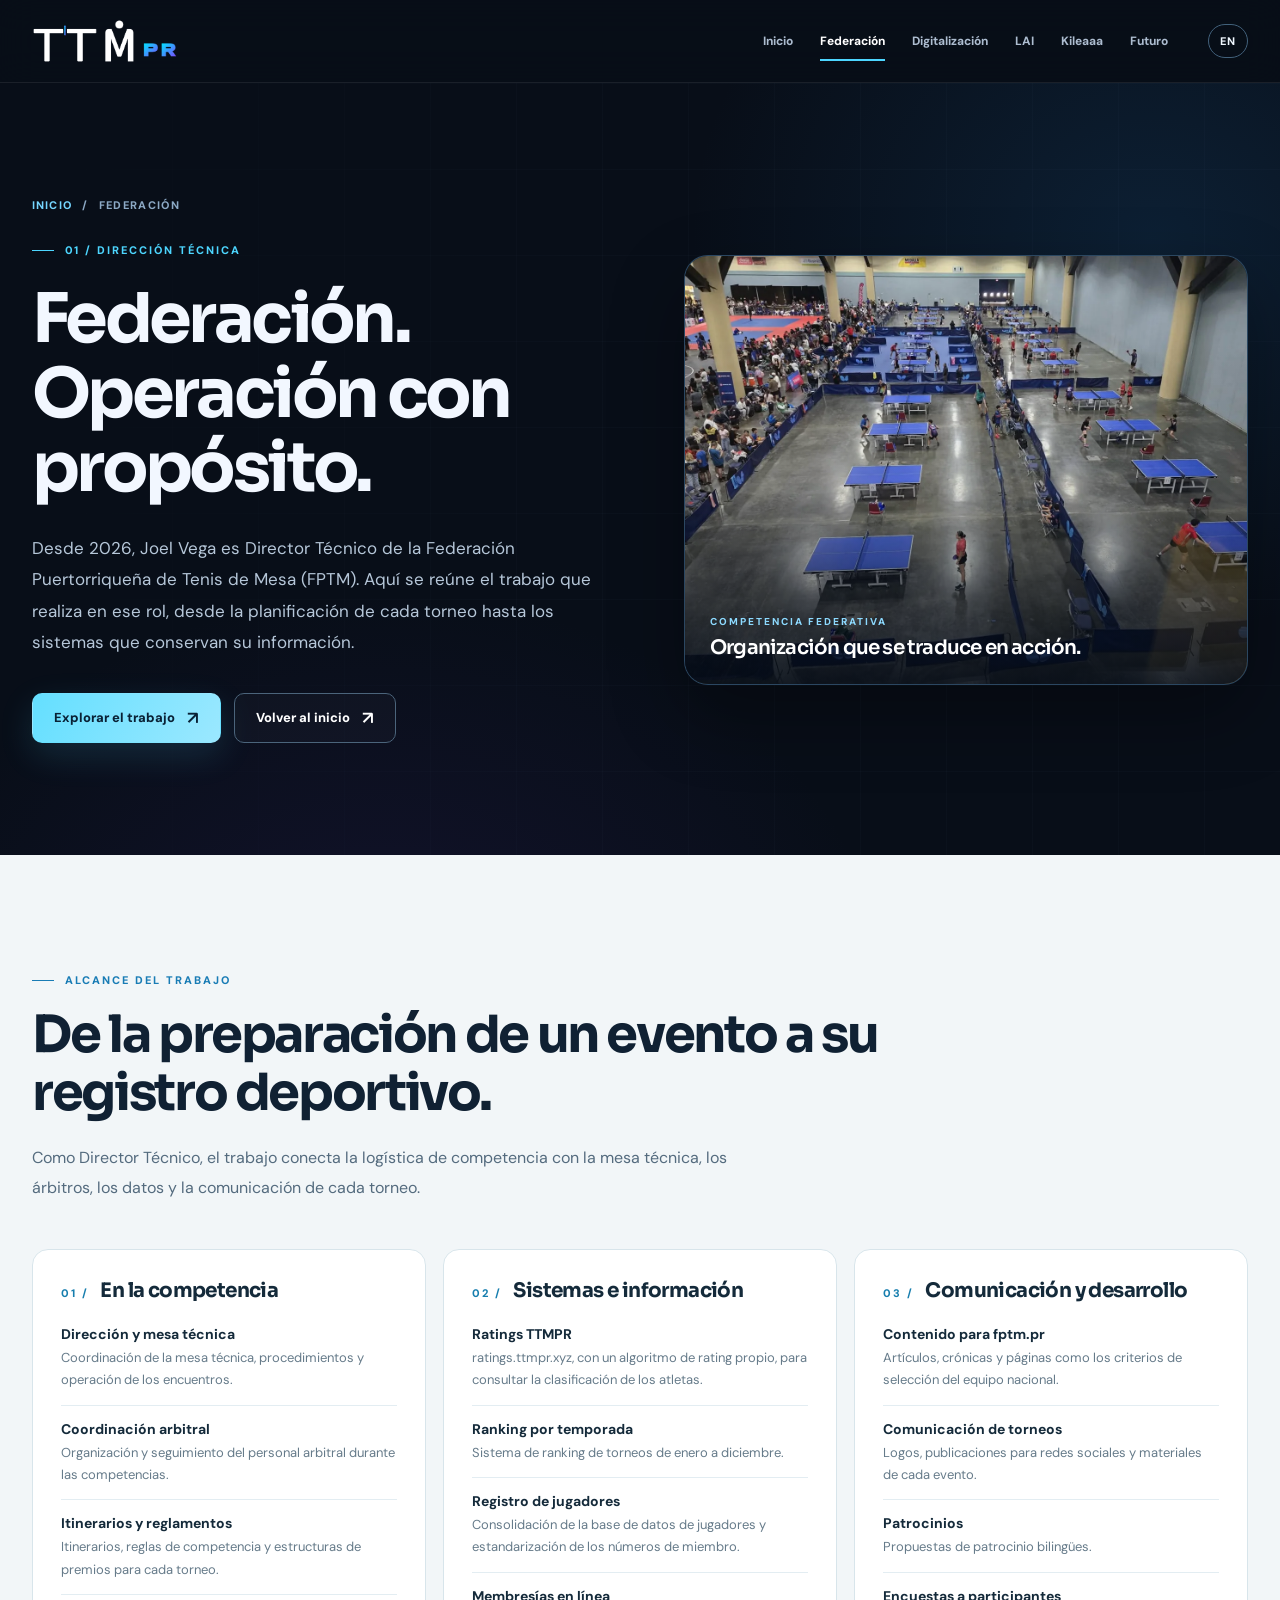
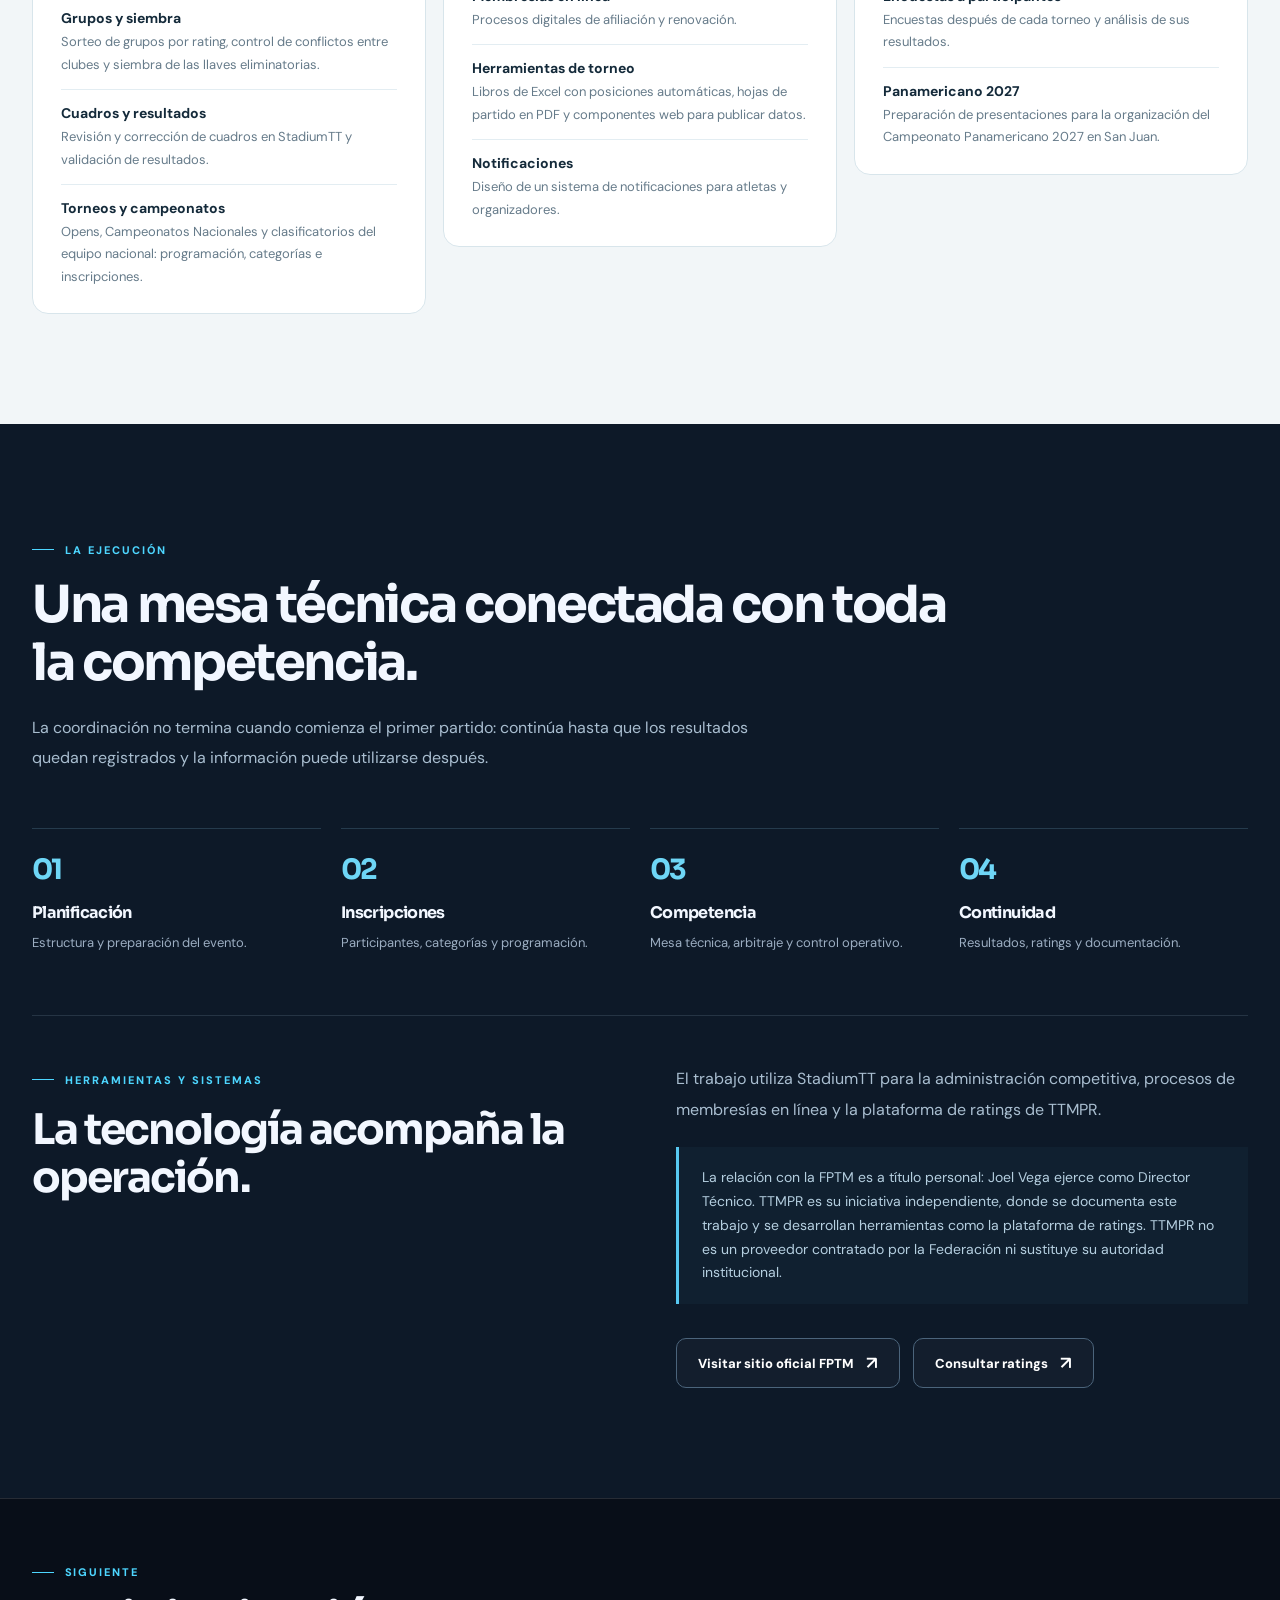
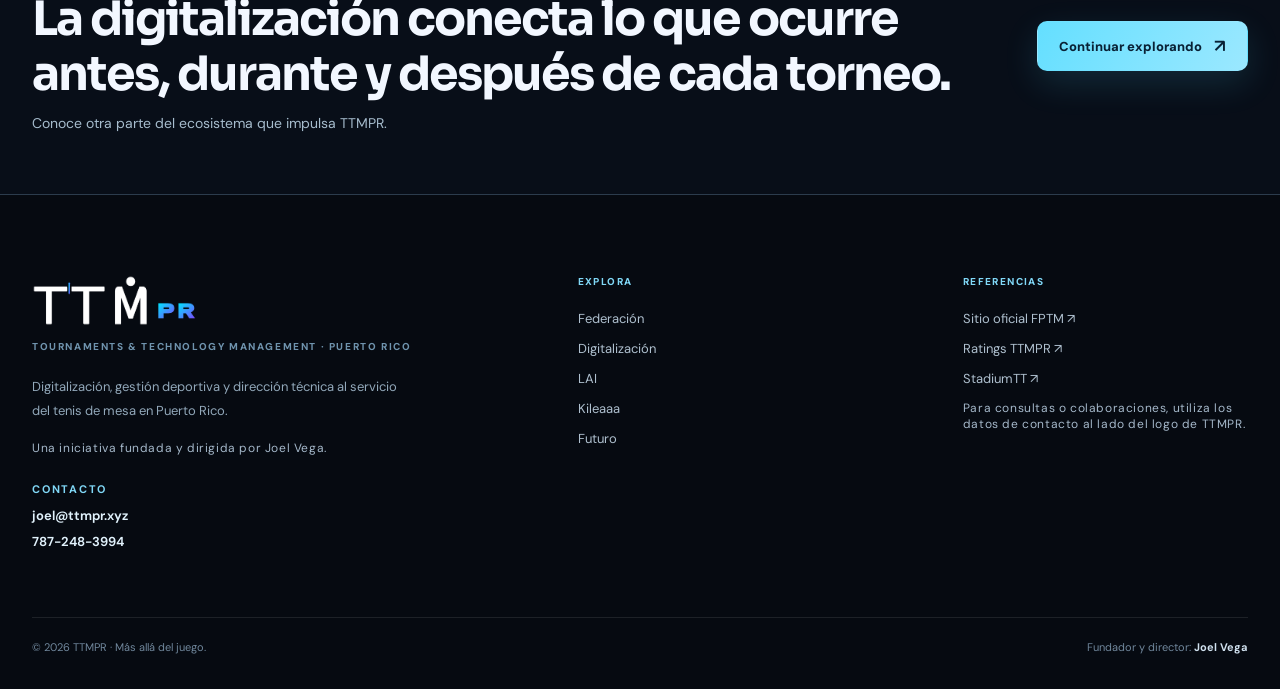
<file: federacion/index.html>
<!DOCTYPE html><html lang="es-PR"><head><meta charset="utf-8"><meta name="viewport" content="width=device-width,initial-scale=1">
 <meta name="theme-color" content="#080e18"><meta name="description" content="El trabajo de Joel Vega como Director Técnico de la Federación Puertorriqueña de Tenis de Mesa: competencias, siembra, ratings, membresías y comunicación.">
 <meta name="robots" content="index,follow,max-image-preview:large"><link rel="canonical" href="https://ttmpr.xyz/federacion/">
 <meta property="og:type" content="website"><meta property="og:site_name" content="TTMPR"><meta property="og:locale" content="es_PR"><meta property="og:locale:alternate" content="en_US">
 <meta property="og:title" content="Federación | TTMPR"><meta property="og:description" content="El trabajo de Joel Vega como Director Técnico de la Federación Puertorriqueña de Tenis de Mesa: competencias, siembra, ratings, membresías y comunicación."><meta property="og:url" content="https://ttmpr.xyz/federacion/">
 <meta property="og:image" content="https://ttmpr.xyz/assets/compartir/federacion.jpg"><meta property="og:image:width" content="1200"><meta property="og:image:height" content="630"><meta property="og:image:alt" content="Federación | TTMPR">
 <meta name="twitter:card" content="summary_large_image"><meta name="twitter:title" content="Federación | TTMPR"><meta name="twitter:description" content="El trabajo de Joel Vega como Director Técnico de la Federación Puertorriqueña de Tenis de Mesa: competencias, siembra, ratings, membresías y comunicación."><meta name="twitter:image" content="https://ttmpr.xyz/assets/compartir/federacion.jpg"><title>Federación | TTMPR</title><link rel="icon" type="image/svg+xml" href="../assets/favicon.svg"><link rel="icon" type="image/png" sizes="32x32" href="../assets/favicon.png"><link rel="apple-touch-icon" href="../assets/apple-touch-icon.png">
 <link rel="preconnect" href="https://fonts.googleapis.com"><link rel="preconnect" href="https://fonts.gstatic.com" crossorigin>
 <link rel="stylesheet" href="https://fonts.googleapis.com/css2?family=DM+Sans:wght@400;500;600;700;800&amp;family=Sora:wght@400;500;600;700;800&amp;display=swap" media="print" onload="this.media='all'"><link rel="stylesheet" href="../assets/site.css"></head>
 <body data-page="federacion" data-mode="site"><a class="skip-link" href="#mainContent" style="position:absolute;z-index:999;left:-9999px;top:0;background:white;color:black;padding:12px" onfocus="this.style.left='0'" onblur="this.style.left='-9999px'">Saltar al contenido</a>
 <header class="site-header" id="siteHeader"><div class="container nav-shell">
  <a class="brand-link" data-route-key="inicio" href="../" aria-label="TTMPR, inicio"><img src="../assets/ttmpr-logo.png" alt="TTMPR — Tenis de Mesa Puerto Rico" width="146" height="46"></a>
  <nav class="nav-links" id="primaryNav" aria-label="Navegación principal"><a data-route-key="inicio" href="../"><span class="i18n " data-es="Inicio" data-en="Home">Inicio</span></a><a data-route-key="federacion" href="../federacion/"><span class="i18n " data-es="Federación" data-en="Federation">Federación</span></a><a data-route-key="digitalizacion" href="../digitalizacion/"><span class="i18n " data-es="Digitalización" data-en="Digital systems">Digitalización</span></a><a data-route-key="lai" href="../lai/"><span class="i18n " data-es="LAI" data-en="LAI">LAI</span></a><a data-route-key="kileaaa" href="../kileaaa/"><span class="i18n " data-es="Kileaaa" data-en="Kileaaa">Kileaaa</span></a><a data-route-key="futuro" href="../futuro/"><span class="i18n " data-es="Futuro" data-en="Future">Futuro</span></a></nav>
  <div class="nav-actions"><button class="lang-switch" type="button" id="language" aria-label="Switch to English">EN</button><button class="menu-button" type="button" id="mobileMenu" aria-controls="primaryNav" aria-expanded="false" aria-label="Abrir navegación">☰</button></div>
 </div><div class="scroll-progress" id="scrollProgress"></div></header><main id="mainContent"><section class="hero page-hero"><div class="container page-hero-grid"><div class="reveal visible">
<div class="breadcrumb"><a href="../"><span class="i18n" data-en="HOME" data-es="INICIO">INICIO</span></a> <span>/</span> <span><span class="i18n" data-en="Federation" data-es="Federación">Federación</span></span></div>
<div class="eyebrow" style="margin-top:31px"><span class="i18n" data-en="01 / TECHNICAL DIRECTION" data-es="01 / DIRECCIÓN TÉCNICA">01 / DIRECCIÓN TÉCNICA</span></div>
<h1 class="i18n page-title" data-en="Federation. Operations with purpose." data-es="Federación. Operación con propósito." data-page-heading="">Federación. Operación con propósito.</h1>
<p class="i18n page-desc" data-en="Since 2026, Joel Vega has served as Technical Director of the Puerto Rico Table Tennis Federation (FPTM). This page brings together the work he does in that role, from planning each tournament to the systems that preserve its information." data-es="Desde 2026, Joel Vega es Director Técnico de la Federación Puertorriqueña de Tenis de Mesa (FPTM). Aquí se reúne el trabajo que realiza en ese rol, desde la planificación de cada torneo hasta los sistemas que conservan su información.">Desde 2026, Joel Vega es Director Técnico de la Federación Puertorriqueña de Tenis de Mesa (FPTM). Aquí se reúne el trabajo que realiza en ese rol, desde la planificación de cada torneo hasta los sistemas que conservan su información.</p>
<div class="hero-actions"><a class="button primary" href="#areas"><span class="i18n" data-en="Explore our work" data-es="Explorar el trabajo">Explorar el trabajo</span> <span aria-hidden="true" class="arrow">↗</span></a><a class="button outline" href="../"><span class="i18n" data-en="Back to home" data-es="Volver al inicio">Volver al inicio</span> <span aria-hidden="true" class="arrow">↗</span></a></div>
</div><div class="reveal from-right visible"><figure class="photo-feature"><img alt="Panorámica de una competencia de tenis de mesa con múltiples mesas y participantes" fetchpriority="high" src="../assets/fotografias/torneo-multiples-mesas.webp"/><figcaption><span class="i18n" data-en="FEDERATION COMPETITION" data-es="COMPETENCIA FEDERATIVA">COMPETENCIA FEDERATIVA</span><strong class="i18n" data-en="Organization brought to life." data-es="Organización que se traduce en acción.">Organización que se traduce en acción.</strong></figcaption></figure></div></div></section>
<section class="section pale" id="areas"><div class="container"><div class="reveal"><div class="eyebrow dark"><span class="i18n" data-en="SCOPE OF WORK" data-es="ALCANCE DEL TRABAJO">ALCANCE DEL TRABAJO</span></div>
<h2 class="i18n section-heading" data-en="From event preparation to its sporting record." data-es="De la preparación de un evento a su registro deportivo.">De la preparación de un evento a su registro deportivo.</h2>
<p class="i18n intro" data-en="As Technical Director, the work connects competition logistics with the technical desk, officials, data, and communications for every tournament." data-es="Como Director Técnico, el trabajo conecta la logística de competencia con la mesa técnica, los árbitros, los datos y la comunicación de cada torneo.">Como Director Técnico, el trabajo conecta la logística de competencia con la mesa técnica, los árbitros, los datos y la comunicación de cada torneo.</p></div>
<div class="work-groups"><article class="work-group reveal"><div class="work-group-head"><span class="block-no">01 /</span><h3 class="i18n" data-en="At the competition" data-es="En la competencia">En la competencia</h3></div><ul><li><strong class="i18n" data-en="Technical direction and desk" data-es="Dirección y mesa técnica">Dirección y mesa técnica</strong><span class="i18n" data-en="Technical desk coordination, procedures, and match operations." data-es="Coordinación de la mesa técnica, procedimientos y operación de los encuentros.">Coordinación de la mesa técnica, procedimientos y operación de los encuentros.</span></li><li><strong class="i18n" data-en="Officials coordination" data-es="Coordinación arbitral">Coordinación arbitral</strong><span class="i18n" data-en="Organizing and supporting match officials during competitions." data-es="Organización y seguimiento del personal arbitral durante las competencias.">Organización y seguimiento del personal arbitral durante las competencias.</span></li><li><strong class="i18n" data-en="Schedules and rules" data-es="Itinerarios y reglamentos">Itinerarios y reglamentos</strong><span class="i18n" data-en="Schedules, competition rules, and prize structures for every tournament." data-es="Itinerarios, reglas de competencia y estructuras de premios para cada torneo.">Itinerarios, reglas de competencia y estructuras de premios para cada torneo.</span></li><li><strong class="i18n" data-en="Groups and seeding" data-es="Grupos y siembra">Grupos y siembra</strong><span class="i18n" data-en="Rating-based group draws, club-conflict checks, and knockout bracket seeding." data-es="Sorteo de grupos por rating, control de conflictos entre clubes y siembra de las llaves eliminatorias.">Sorteo de grupos por rating, control de conflictos entre clubes y siembra de las llaves eliminatorias.</span></li><li><strong class="i18n" data-en="Brackets and results" data-es="Cuadros y resultados">Cuadros y resultados</strong><span class="i18n" data-en="Reviewing and correcting brackets in StadiumTT and validating results." data-es="Revisión y corrección de cuadros en StadiumTT y validación de resultados.">Revisión y corrección de cuadros en StadiumTT y validación de resultados.</span></li><li><strong class="i18n" data-en="Tournaments and championships" data-es="Torneos y campeonatos">Torneos y campeonatos</strong><span class="i18n" data-en="Opens, National Championships, and national team qualifiers: scheduling, divisions, and registration." data-es="Opens, Campeonatos Nacionales y clasificatorios del equipo nacional: programación, categorías e inscripciones.">Opens, Campeonatos Nacionales y clasificatorios del equipo nacional: programación, categorías e inscripciones.</span></li></ul></article><article class="work-group reveal"><div class="work-group-head"><span class="block-no">02 /</span><h3 class="i18n" data-en="Systems and information" data-es="Sistemas e información">Sistemas e información</h3></div><ul><li><strong class="i18n" data-en="TTMPR Ratings" data-es="Ratings TTMPR">Ratings TTMPR</strong><span class="i18n" data-en="ratings.ttmpr.xyz, with its own rating algorithm, for looking up athlete rankings." data-es="ratings.ttmpr.xyz, con un algoritmo de rating propio, para consultar la clasificación de los atletas.">ratings.ttmpr.xyz, con un algoritmo de rating propio, para consultar la clasificación de los atletas.</span></li><li><strong class="i18n" data-en="Season ranking" data-es="Ranking por temporada">Ranking por temporada</strong><span class="i18n" data-en="A January-to-December tournament ranking system." data-es="Sistema de ranking de torneos de enero a diciembre.">Sistema de ranking de torneos de enero a diciembre.</span></li><li><strong class="i18n" data-en="Player registry" data-es="Registro de jugadores">Registro de jugadores</strong><span class="i18n" data-en="Consolidating the player database and standardizing member IDs." data-es="Consolidación de la base de datos de jugadores y estandarización de los números de miembro.">Consolidación de la base de datos de jugadores y estandarización de los números de miembro.</span></li><li><strong class="i18n" data-en="Online memberships" data-es="Membresías en línea">Membresías en línea</strong><span class="i18n" data-en="Digital membership and renewal workflows." data-es="Procesos digitales de afiliación y renovación.">Procesos digitales de afiliación y renovación.</span></li><li><strong class="i18n" data-en="Tournament tools" data-es="Herramientas de torneo">Herramientas de torneo</strong><span class="i18n" data-en="Excel workbooks with automatic standings, PDF match cards, and web components for publishing data." data-es="Libros de Excel con posiciones automáticas, hojas de partido en PDF y componentes web para publicar datos.">Libros de Excel con posiciones automáticas, hojas de partido en PDF y componentes web para publicar datos.</span></li><li><strong class="i18n" data-en="Notifications" data-es="Notificaciones">Notificaciones</strong><span class="i18n" data-en="Design of a notification system for athletes and organizers." data-es="Diseño de un sistema de notificaciones para atletas y organizadores.">Diseño de un sistema de notificaciones para atletas y organizadores.</span></li></ul></article><article class="work-group reveal"><div class="work-group-head"><span class="block-no">03 /</span><h3 class="i18n" data-en="Communications and growth" data-es="Comunicación y desarrollo">Comunicación y desarrollo</h3></div><ul><li><strong class="i18n" data-en="Content for fptm.pr" data-es="Contenido para fptm.pr">Contenido para fptm.pr</strong><span class="i18n" data-en="Articles, match reports, and pages such as the national team selection criteria." data-es="Artículos, crónicas y páginas como los criterios de selección del equipo nacional.">Artículos, crónicas y páginas como los criterios de selección del equipo nacional.</span></li><li><strong class="i18n" data-en="Tournament communications" data-es="Comunicación de torneos">Comunicación de torneos</strong><span class="i18n" data-en="Logos, social media posts, and materials for each event." data-es="Logos, publicaciones para redes sociales y materiales de cada evento.">Logos, publicaciones para redes sociales y materiales de cada evento.</span></li><li><strong class="i18n" data-en="Sponsorships" data-es="Patrocinios">Patrocinios</strong><span class="i18n" data-en="Bilingual sponsorship proposals." data-es="Propuestas de patrocinio bilingües.">Propuestas de patrocinio bilingües.</span></li><li><strong class="i18n" data-en="Participant surveys" data-es="Encuestas a participantes">Encuestas a participantes</strong><span class="i18n" data-en="Post-tournament surveys and analysis of the results." data-es="Encuestas después de cada torneo y análisis de sus resultados.">Encuestas después de cada torneo y análisis de sus resultados.</span></li><li><strong class="i18n" data-en="2027 Pan American Championships" data-es="Panamericano 2027">Panamericano 2027</strong><span class="i18n" data-en="Preparing presentations for organizing the 2027 Pan American Championships in San Juan." data-es="Preparación de presentaciones para la organización del Campeonato Panamericano 2027 en San Juan.">Preparación de presentaciones para la organización del Campeonato Panamericano 2027 en San Juan.</span></li></ul></article></div></div></section>
<section class="section alt"><div class="container"><div class="reveal"><div class="eyebrow"><span class="i18n" data-en="DELIVERY" data-es="LA EJECUCIÓN">LA EJECUCIÓN</span></div>
<h2 class="i18n section-heading" data-en="A technical desk connected to the full event." data-es="Una mesa técnica conectada con toda la competencia.">Una mesa técnica conectada con toda la competencia.</h2>
<p class="i18n intro" data-en="Coordination does not end when play starts: it continues until the results are recorded and the information remains usable." data-es="La coordinación no termina cuando comienza el primer partido: continúa hasta que los resultados quedan registrados y la información puede utilizarse después.">La coordinación no termina cuando comienza el primer partido: continúa hasta que los resultados quedan registrados y la información puede utilizarse después.</p></div>
<div class="process-list"><article class="process-item reveal"><b>01</b><h3 class="i18n" data-en="Planning" data-es="Planificación">Planificación</h3><p class="i18n" data-en="Event structure and preparation." data-es="Estructura y preparación del evento.">Estructura y preparación del evento.</p></article><article class="process-item reveal"><b>02</b><h3 class="i18n" data-en="Registrations" data-es="Inscripciones">Inscripciones</h3><p class="i18n" data-en="Participants, divisions, and scheduling." data-es="Participantes, categorías y programación.">Participantes, categorías y programación.</p></article><article class="process-item reveal"><b>03</b><h3 class="i18n" data-en="Competition" data-es="Competencia">Competencia</h3><p class="i18n" data-en="Technical desk, officials, and operational control." data-es="Mesa técnica, arbitraje y control operativo.">Mesa técnica, arbitraje y control operativo.</p></article><article class="process-item reveal"><b>04</b><h3 class="i18n" data-en="Continuity" data-es="Continuidad">Continuidad</h3><p class="i18n" data-en="Results, ratings, and records." data-es="Resultados, ratings y documentación.">Resultados, ratings y documentación.</p></article></div>
<div class="divider"></div><div class="two-col"><div><div class="eyebrow"><span class="i18n" data-en="TOOLS AND SYSTEMS" data-es="HERRAMIENTAS Y SISTEMAS">HERRAMIENTAS Y SISTEMAS</span></div><h2 class="i18n section-heading section-heading-tight" data-en="Technology supports operations." data-es="La tecnología acompaña la operación.">La tecnología acompaña la operación.</h2></div>
<div><p class="intro"><span class="i18n" data-en="The work uses StadiumTT for competition management, online membership workflows, and the TTMPR ratings platform." data-es="El trabajo utiliza StadiumTT para la administración competitiva, procesos de membresías en línea y la plataforma de ratings de TTMPR.">El trabajo utiliza StadiumTT para la administración competitiva, procesos de membresías en línea y la plataforma de ratings de TTMPR.</span></p><div class="notice role-notice"><span class="i18n" data-en="The relationship with the FPTM is personal: Joel Vega serves as Technical Director. TTMPR is his independent initiative, where this work is documented and tools such as the ratings platform are developed. TTMPR is not a contractor of the Federation and does not replace its institutional authority." data-es="La relación con la FPTM es a título personal: Joel Vega ejerce como Director Técnico. TTMPR es su iniciativa independiente, donde se documenta este trabajo y se desarrollan herramientas como la plataforma de ratings. TTMPR no es un proveedor contratado por la Federación ni sustituye su autoridad institucional.">La relación con la FPTM es a título personal: Joel Vega ejerce como Director Técnico. TTMPR es su iniciativa independiente, donde se documenta este trabajo y se desarrollan herramientas como la plataforma de ratings. TTMPR no es un proveedor contratado por la Federación ni sustituye su autoridad institucional.</span></div>
<div class="hero-actions"><a class="button outline" href="https://fptm.pr/" rel="noopener noreferrer" target="_blank"><span class="i18n" data-en="Visit official FPTM website" data-es="Visitar sitio oficial FPTM">Visitar sitio oficial FPTM</span> <span aria-hidden="true" class="arrow">↗</span></a><a class="button outline" href="https://ratings.ttmpr.xyz/" rel="noopener noreferrer" target="_blank"><span class="i18n" data-en="Explore ratings" data-es="Consultar ratings">Consultar ratings</span> <span aria-hidden="true" class="arrow">↗</span></a></div></div></div></div></section>
<section class="horizontal-callout"><div class="container callout-inner"><div class="reveal">
<div class="eyebrow"><span class="i18n" data-en="NEXT" data-es="SIGUIENTE">SIGUIENTE</span></div><h2 class="i18n" data-en="Digitization connects what happens before, during, and after each event." data-es="La digitalización conecta lo que ocurre antes, durante y después de cada torneo.">La digitalización conecta lo que ocurre antes, durante y después de cada torneo.</h2>
<p class="i18n" data-en="Explore another part of the ecosystem behind TTMPR." data-es="Conoce otra parte del ecosistema que impulsa TTMPR.">Conoce otra parte del ecosistema que impulsa TTMPR.</p></div>
<div><a class="button primary" href="../digitalizacion/"><span class="i18n" data-en="Keep exploring" data-es="Continuar explorando">Continuar explorando</span> <span aria-hidden="true" class="arrow">↗</span></a></div></div></section></main>
 <footer class="site-footer" id="contacto"><div class="container">
  <div class="footer-main"><div><img src="../assets/ttmpr-logo.png" alt="TTMPR" loading="lazy" width="165" height="51"><span class="footer-fullname">Tournaments &amp; Technology Management ·&nbsp;Puerto&nbsp;Rico</span>
   <p class="i18n " data-es="Digitalización, gestión deportiva y dirección técnica al servicio del tenis de mesa en Puerto Rico." data-en="Digital systems, sports operations, and technical direction for table tennis in Puerto Rico.">Digitalización, gestión deportiva y dirección técnica al servicio del tenis de mesa en Puerto Rico.</p>
   <span class="tiny muted"><span class="i18n " data-es="Una iniciativa fundada y dirigida por Joel Vega." data-en="An initiative founded and led by Joel Vega.">Una iniciativa fundada y dirigida por Joel Vega.</span></span>
   <div class="contact-details" aria-label="Contacto TTMPR">
    <strong class="i18n" data-es="Contacto" data-en="Contact">Contacto</strong>
    <a href="mailto:joel@ttmpr.xyz" aria-label="Enviar correo a joel@ttmpr.xyz">joel@ttmpr.xyz</a>
    <a href="tel:+17872483994" aria-label="Llamar al 787-248-3994">787-248-3994</a>
   </div></div>
  <div><div class="footer-title"><span class="i18n " data-es="Explora" data-en="Explore">Explora</span></div><div class="footer-links"><a href="../federacion/"><span class="i18n " data-es="Federación" data-en="Federation">Federación</span></a><a href="../digitalizacion/"><span class="i18n " data-es="Digitalización" data-en="Digital systems">Digitalización</span></a><a href="../lai/"><span class="i18n " data-es="LAI" data-en="LAI">LAI</span></a><a href="../kileaaa/"><span class="i18n " data-es="Kileaaa" data-en="Kileaaa">Kileaaa</span></a><a href="../futuro/"><span class="i18n " data-es="Futuro" data-en="Future">Futuro</span></a></div></div>
  <div><div class="footer-title"><span class="i18n " data-es="Referencias" data-en="References">Referencias</span></div><div class="footer-links">
    <a href="https://fptm.pr/" target="_blank" rel="noopener noreferrer"><span class="i18n " data-es="Sitio oficial FPTM" data-en="Official FPTM website">Sitio oficial FPTM</span> ↗</a>
    <a href="https://ratings.ttmpr.xyz/" target="_blank" rel="noopener noreferrer">Ratings TTMPR ↗</a>
    <a href="https://www.stadiumtt.com/" target="_blank" rel="noopener noreferrer">StadiumTT ↗</a>
    <span class="muted tiny"><span class="i18n " data-es="Para consultas o colaboraciones, utiliza los datos de contacto al lado del logo de TTMPR." data-en="For inquiries or collaborations, use the contact details next to the TTMPR logo.">Para consultas o colaboraciones, utiliza los datos de contacto al lado del logo de TTMPR.</span></span>
   </div></div></div>
  <div class="footer-bottom"><span>© 2026 TTMPR · <span class="i18n " data-es="Más allá del juego." data-en="Beyond the game.">Más allá del juego.</span></span><span><span class="i18n " data-es="Fundador y director" data-en="Founder and director">Fundador y director</span>: <strong>Joel Vega</strong></span></div>
 </div></footer>
 <button class="float-inquiry" type="button" data-drawer-title-es="Colaboraciones y contacto" data-drawer-title-en="Collaborations and contact"
 data-drawer-text-es="¿Quieres conversar sobre digitalización, dirección técnica o proyectos deportivos? Puedes escribir o llamar directamente. Este sitio es informativo y no envía formularios ni recopila datos."
 data-drawer-text-en="Interested in sports digitization, technical direction, or collaboration? You can email or call directly. This is an informational website without forms or data collection.">
 <span aria-hidden="true">✳</span><span class="i18n " data-es="Conversemos" data-en="Get in touch">Conversemos</span></button><div class="drawer-overlay" id="drawerOverlay" aria-hidden="true"><aside class="drawer" role="dialog" aria-modal="true" aria-labelledby="drawerTitle">
  <button class="drawer-close" type="button" id="drawerClose" aria-label="Cerrar">×</button>
  <span class="eyebrow">TTMPR / <span class="i18n " data-es="Información" data-en="Information">Información</span></span>
  <h2 class="i18n " data-es="TTMPR" data-en="TTMPR" id="drawerTitle">TTMPR</h2>
  <p class="i18n " data-es="Conoce nuestro trabajo." data-en="Explore our work." id="drawerDescription">Conoce nuestro trabajo.</p>
  <div class="contact-actions" aria-label="Opciones de contacto">
    <a class="contact-action" href="mailto:joel@ttmpr.xyz"><span class="contact-action-icon" aria-hidden="true">✉</span><span><small class="i18n" data-es="Correo electrónico" data-en="Email">Correo electrónico</small><strong>joel@ttmpr.xyz</strong></span><span aria-hidden="true">↗</span></a>
    <a class="contact-action" href="tel:+17872483994"><span class="contact-action-icon" aria-hidden="true">☎</span><span><small class="i18n" data-es="Teléfono" data-en="Phone">Teléfono</small><strong>787-248-3994</strong></span><span aria-hidden="true">↗</span></a>
   </div>
  <a href="#" id="drawerLink" class="button primary" hidden><span class="i18n " data-es="Explorar sección" data-en="Explore section">Explorar sección</span></a>
 </aside></div><script defer src="../assets/site.js"></script></body></html>
</file>
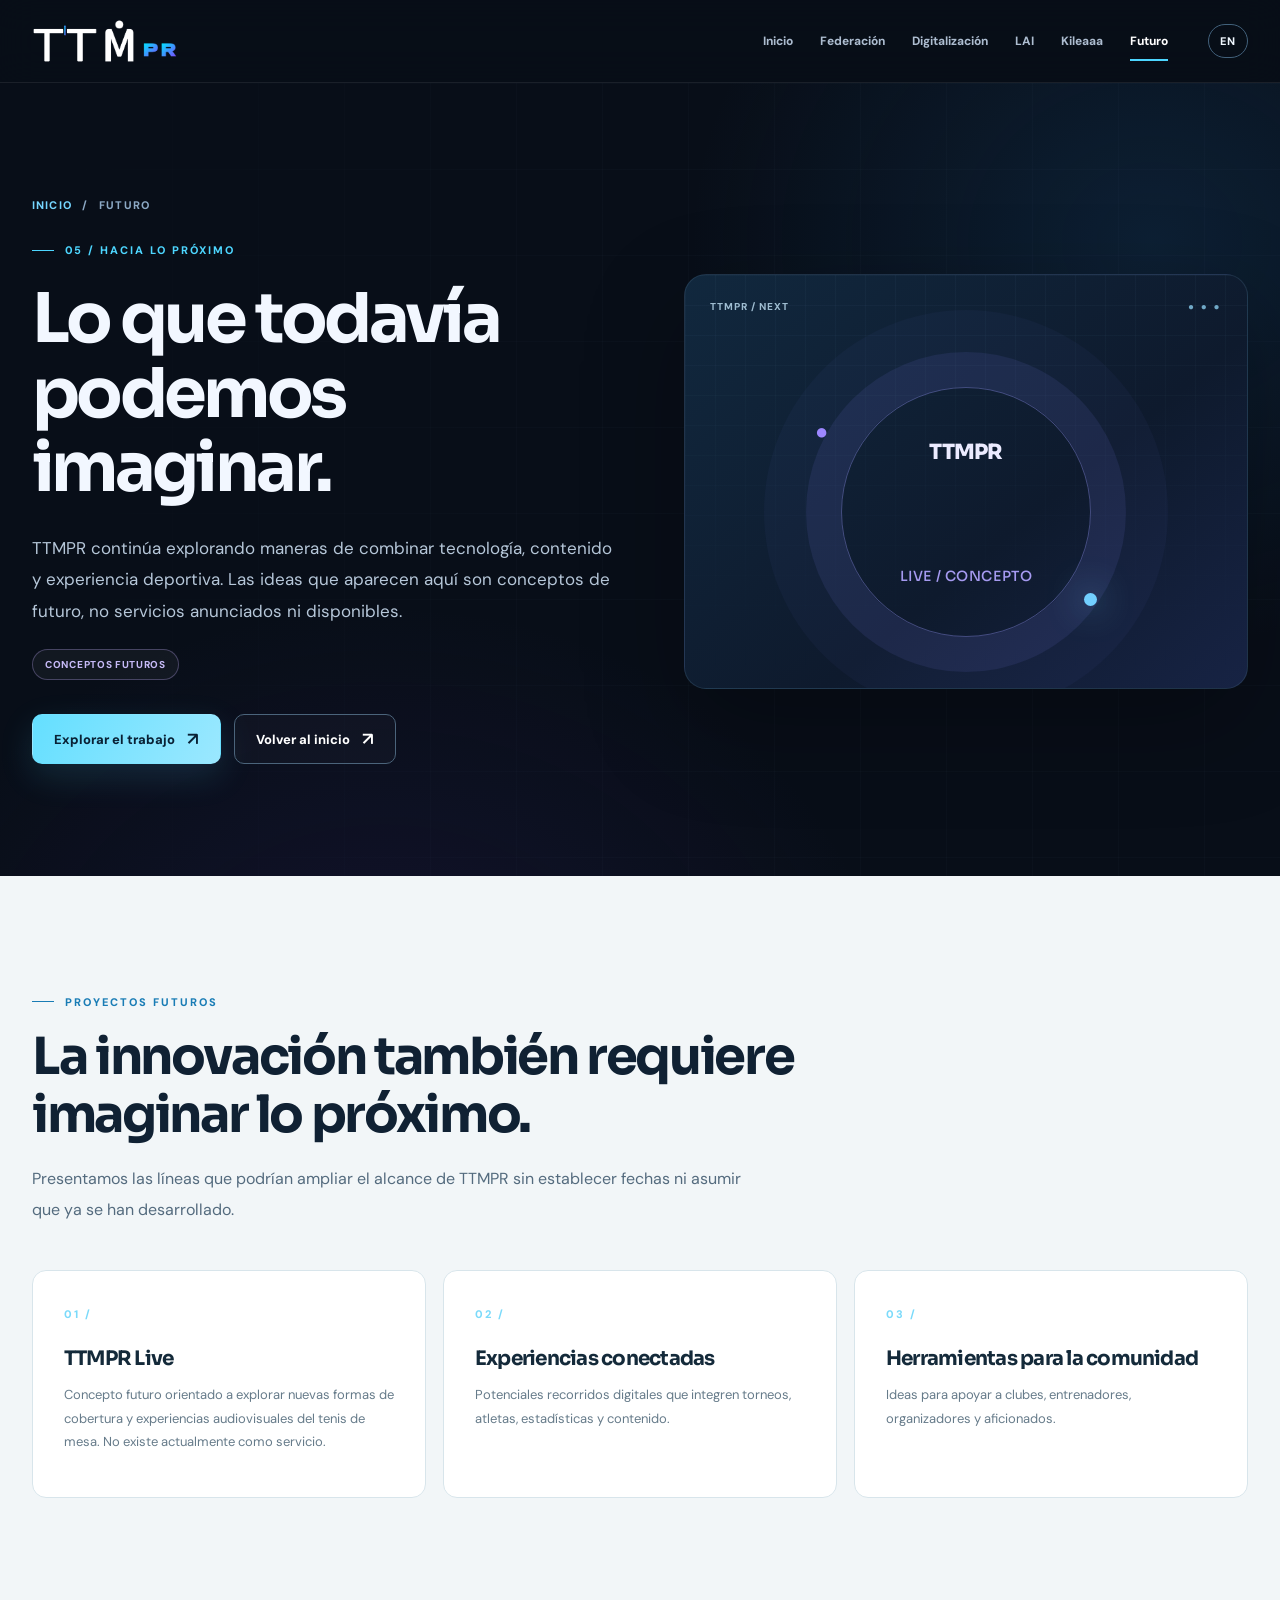
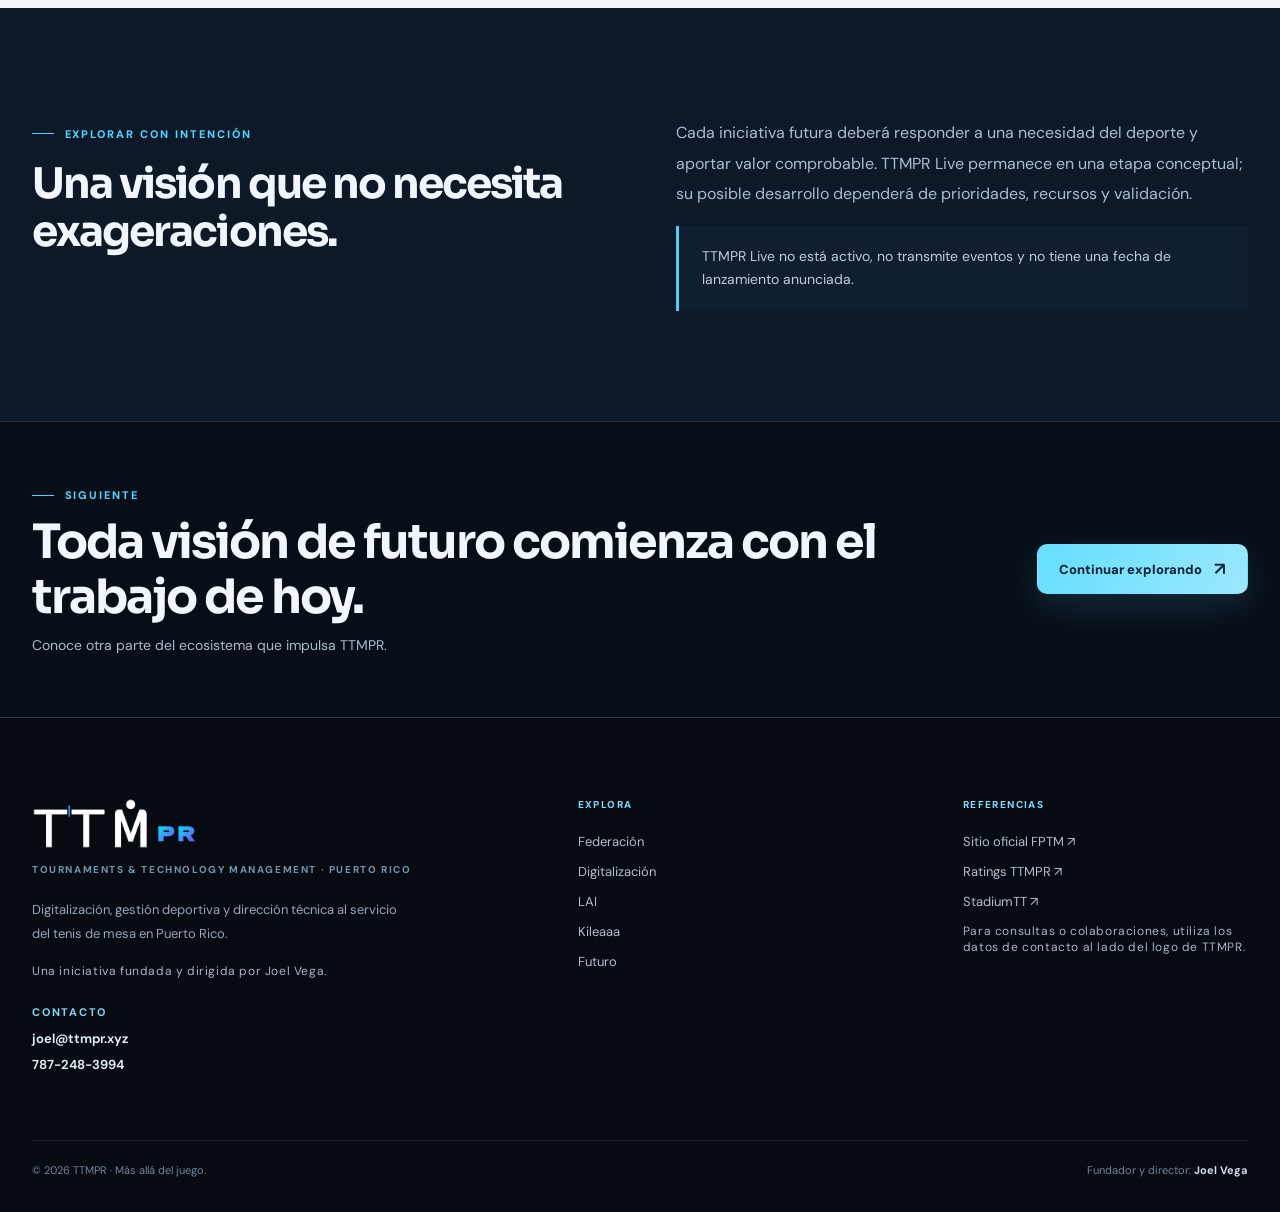
<file: futuro/index.html>
<!DOCTYPE html><html lang="es-PR"><head><meta charset="utf-8"><meta name="viewport" content="width=device-width,initial-scale=1">
 <meta name="theme-color" content="#080e18"><meta name="description" content="Proyectos e ideas en desarrollo de TTMPR para el tenis de mesa en Puerto Rico, incluido el concepto TTMPR Live.">
 <meta name="robots" content="index,follow,max-image-preview:large"><link rel="canonical" href="https://ttmpr.xyz/futuro/">
 <meta property="og:type" content="website"><meta property="og:site_name" content="TTMPR"><meta property="og:locale" content="es_PR"><meta property="og:locale:alternate" content="en_US">
 <meta property="og:title" content="Futuro | TTMPR"><meta property="og:description" content="Proyectos e ideas en desarrollo de TTMPR para el tenis de mesa en Puerto Rico, incluido el concepto TTMPR Live."><meta property="og:url" content="https://ttmpr.xyz/futuro/">
 <meta property="og:image" content="https://ttmpr.xyz/assets/compartir/futuro.jpg"><meta property="og:image:width" content="1200"><meta property="og:image:height" content="630"><meta property="og:image:alt" content="Futuro | TTMPR">
 <meta name="twitter:card" content="summary_large_image"><meta name="twitter:title" content="Futuro | TTMPR"><meta name="twitter:description" content="Proyectos e ideas en desarrollo de TTMPR para el tenis de mesa en Puerto Rico, incluido el concepto TTMPR Live."><meta name="twitter:image" content="https://ttmpr.xyz/assets/compartir/futuro.jpg"><title>Futuro | TTMPR</title><link rel="icon" type="image/svg+xml" href="../assets/favicon.svg"><link rel="icon" type="image/png" sizes="32x32" href="../assets/favicon.png"><link rel="apple-touch-icon" href="../assets/apple-touch-icon.png">
 <link rel="preconnect" href="https://fonts.googleapis.com"><link rel="preconnect" href="https://fonts.gstatic.com" crossorigin>
 <link rel="stylesheet" href="https://fonts.googleapis.com/css2?family=DM+Sans:wght@400;500;600;700;800&amp;family=Sora:wght@400;500;600;700;800&amp;display=swap" media="print" onload="this.media='all'"><link rel="stylesheet" href="../assets/site.css"></head>
 <body data-page="futuro" data-mode="site"><a class="skip-link" href="#mainContent" style="position:absolute;z-index:999;left:-9999px;top:0;background:white;color:black;padding:12px" onfocus="this.style.left='0'" onblur="this.style.left='-9999px'">Saltar al contenido</a>
 <header class="site-header" id="siteHeader"><div class="container nav-shell">
  <a class="brand-link" data-route-key="inicio" href="../" aria-label="TTMPR, inicio"><img src="../assets/ttmpr-logo.png" alt="TTMPR — Tenis de Mesa Puerto Rico" width="146" height="46"></a>
  <nav class="nav-links" id="primaryNav" aria-label="Navegación principal"><a data-route-key="inicio" href="../"><span class="i18n " data-es="Inicio" data-en="Home">Inicio</span></a><a data-route-key="federacion" href="../federacion/"><span class="i18n " data-es="Federación" data-en="Federation">Federación</span></a><a data-route-key="digitalizacion" href="../digitalizacion/"><span class="i18n " data-es="Digitalización" data-en="Digital systems">Digitalización</span></a><a data-route-key="lai" href="../lai/"><span class="i18n " data-es="LAI" data-en="LAI">LAI</span></a><a data-route-key="kileaaa" href="../kileaaa/"><span class="i18n " data-es="Kileaaa" data-en="Kileaaa">Kileaaa</span></a><a data-route-key="futuro" href="../futuro/"><span class="i18n " data-es="Futuro" data-en="Future">Futuro</span></a></nav>
  <div class="nav-actions"><button class="lang-switch" type="button" id="language" aria-label="Switch to English">EN</button><button class="menu-button" type="button" id="mobileMenu" aria-controls="primaryNav" aria-expanded="false" aria-label="Abrir navegación">☰</button></div>
 </div><div class="scroll-progress" id="scrollProgress"></div></header><main id="mainContent"><section class="hero page-hero"><div class="container page-hero-grid"><div class="reveal visible">
<div class="breadcrumb"><a href="../"><span class="i18n" data-en="HOME" data-es="INICIO">INICIO</span></a> <span>/</span> <span><span class="i18n" data-en="Future" data-es="Futuro">Futuro</span></span></div>
<div class="eyebrow" style="margin-top:31px"><span class="i18n" data-en="05 / WHAT IS NEXT" data-es="05 / HACIA LO PRÓXIMO">05 / HACIA LO PRÓXIMO</span></div>
<h1 class="i18n page-title" data-en="The possibilities ahead." data-es="Lo que todavía podemos imaginar." data-page-heading="">Lo que todavía podemos imaginar.</h1>
<p class="i18n page-desc" data-en="TTMPR continues exploring ways to combine technology, content, and the sporting experience. The ideas here are future concepts, not announced or available services." data-es="TTMPR continúa explorando maneras de combinar tecnología, contenido y experiencia deportiva. Las ideas que aparecen aquí son conceptos de futuro, no servicios anunciados ni disponibles.">TTMPR continúa explorando maneras de combinar tecnología, contenido y experiencia deportiva. Las ideas que aparecen aquí son conceptos de futuro, no servicios anunciados ni disponibles.</p>
<div class="status-badges"><span class="future"><span class="i18n" data-en="Future concepts" data-es="Conceptos futuros">Conceptos futuros</span></span></div>
<div class="hero-actions"><a class="button primary" href="#areas"><span class="i18n" data-en="Explore our work" data-es="Explorar el trabajo">Explorar el trabajo</span> <span aria-hidden="true" class="arrow">↗</span></a><a class="button outline" href="../"><span class="i18n" data-en="Back to home" data-es="Volver al inicio">Volver al inicio</span> <span aria-hidden="true" class="arrow">↗</span></a></div>
</div><div class="reveal from-right visible"><div aria-label="Representación de proyectos futuros" class="visual-shell"><div class="visual-head"><span>TTMPR / NEXT</span></div>
<div class="future-stage"><div class="future-circle">TTMPR<br/><span style="font-weight:500;color:#a59af0;font-size:14px;letter-spacing:.04em">LIVE / <span class="i18n" data-en="CONCEPT" data-es="CONCEPTO">CONCEPTO</span></span></div></div></div></div></div></section>
<section class="section pale" id="areas"><div class="container"><div class="reveal"><div class="eyebrow dark"><span class="i18n" data-en="FUTURE INITIATIVES" data-es="PROYECTOS FUTUROS">PROYECTOS FUTUROS</span></div>
<h2 class="i18n section-heading" data-en="Innovation also means imagining what comes next." data-es="La innovación también requiere imaginar lo próximo.">La innovación también requiere imaginar lo próximo.</h2>
<p class="i18n intro" data-en="These are possible directions that may expand TTMPR without announcing dates or implying that development is complete." data-es="Presentamos las líneas que podrían ampliar el alcance de TTMPR sin establecer fechas ni asumir que ya se han desarrollado.">Presentamos las líneas que podrían ampliar el alcance de TTMPR sin establecer fechas ni asumir que ya se han desarrollado.</p></div>
<div class="blocks-grid"><article class="info-block reveal" style="transition-delay:0ms">
<span class="block-no">01 /</span><h3 class="i18n" data-en="TTMPR Live" data-es="TTMPR Live">TTMPR Live</h3><p class="i18n" data-en="A future concept exploring new approaches to table tennis coverage and audiovisual experiences. It is not an existing service." data-es="Concepto futuro orientado a explorar nuevas formas de cobertura y experiencias audiovisuales del tenis de mesa. No existe actualmente como servicio.">Concepto futuro orientado a explorar nuevas formas de cobertura y experiencias audiovisuales del tenis de mesa. No existe actualmente como servicio.</p></article><article class="info-block reveal" style="transition-delay:80ms">
<span class="block-no">02 /</span><h3 class="i18n" data-en="Connected experiences" data-es="Experiencias conectadas">Experiencias conectadas</h3><p class="i18n" data-en="Potential digital journeys connecting tournaments, athletes, statistics, and content." data-es="Potenciales recorridos digitales que integren torneos, atletas, estadísticas y contenido.">Potenciales recorridos digitales que integren torneos, atletas, estadísticas y contenido.</p></article><article class="info-block reveal" style="transition-delay:160ms">
<span class="block-no">03 /</span><h3 class="i18n" data-en="Community tools" data-es="Herramientas para la comunidad">Herramientas para la comunidad</h3><p class="i18n" data-en="Ideas to support clubs, coaches, organizers, and fans." data-es="Ideas para apoyar a clubes, entrenadores, organizadores y aficionados.">Ideas para apoyar a clubes, entrenadores, organizadores y aficionados.</p></article></div></div></section>
<section class="section alt"><div class="container"><div class="two-col"><div class="reveal"><div class="eyebrow"><span class="i18n" data-en="EXPLORING WITH INTENTION" data-es="EXPLORAR CON INTENCIÓN">EXPLORAR CON INTENCIÓN</span></div><h2 class="i18n section-heading section-heading-tight" data-en="A vision that needs no exaggeration." data-es="Una visión que no necesita exageraciones.">Una visión que no necesita exageraciones.</h2></div><div class="reveal"><p class="intro"><span class="i18n" data-en="Any future initiative should respond to a real sporting need and deliver meaningful value. TTMPR Live remains conceptual; further development will depend on priorities, resources, and validation." data-es="Cada iniciativa futura deberá responder a una necesidad del deporte y aportar valor comprobable. TTMPR Live permanece en una etapa conceptual; su posible desarrollo dependerá de prioridades, recursos y validación.">Cada iniciativa futura deberá responder a una necesidad del deporte y aportar valor comprobable. TTMPR Live permanece en una etapa conceptual; su posible desarrollo dependerá de prioridades, recursos y validación.</span></p>
<div class="notice"><span class="i18n" data-en="TTMPR Live is not active, does not broadcast events, and has no announced launch date." data-es="TTMPR Live no está activo, no transmite eventos y no tiene una fecha de lanzamiento anunciada.">TTMPR Live no está activo, no transmite eventos y no tiene una fecha de lanzamiento anunciada.</span></div></div></div></div></section>
<section class="horizontal-callout"><div class="container callout-inner"><div class="reveal">
<div class="eyebrow"><span class="i18n" data-en="NEXT" data-es="SIGUIENTE">SIGUIENTE</span></div><h2 class="i18n" data-en="Every future vision begins with today’s work." data-es="Toda visión de futuro comienza con el trabajo de hoy.">Toda visión de futuro comienza con el trabajo de hoy.</h2>
<p class="i18n" data-en="Explore another part of the ecosystem behind TTMPR." data-es="Conoce otra parte del ecosistema que impulsa TTMPR.">Conoce otra parte del ecosistema que impulsa TTMPR.</p></div>
<div><a class="button primary" href="../"><span class="i18n" data-en="Keep exploring" data-es="Continuar explorando">Continuar explorando</span> <span aria-hidden="true" class="arrow">↗</span></a></div></div></section></main>
 <footer class="site-footer" id="contacto"><div class="container">
  <div class="footer-main"><div><img src="../assets/ttmpr-logo.png" alt="TTMPR" loading="lazy" width="165" height="51"><span class="footer-fullname">Tournaments &amp; Technology Management ·&nbsp;Puerto&nbsp;Rico</span>
   <p class="i18n " data-es="Digitalización, gestión deportiva y dirección técnica al servicio del tenis de mesa en Puerto Rico." data-en="Digital systems, sports operations, and technical direction for table tennis in Puerto Rico.">Digitalización, gestión deportiva y dirección técnica al servicio del tenis de mesa en Puerto Rico.</p>
   <span class="tiny muted"><span class="i18n " data-es="Una iniciativa fundada y dirigida por Joel Vega." data-en="An initiative founded and led by Joel Vega.">Una iniciativa fundada y dirigida por Joel Vega.</span></span>
   <div class="contact-details" aria-label="Contacto TTMPR">
    <strong class="i18n" data-es="Contacto" data-en="Contact">Contacto</strong>
    <a href="mailto:joel@ttmpr.xyz" aria-label="Enviar correo a joel@ttmpr.xyz">joel@ttmpr.xyz</a>
    <a href="tel:+17872483994" aria-label="Llamar al 787-248-3994">787-248-3994</a>
   </div></div>
  <div><div class="footer-title"><span class="i18n " data-es="Explora" data-en="Explore">Explora</span></div><div class="footer-links"><a href="../federacion/"><span class="i18n " data-es="Federación" data-en="Federation">Federación</span></a><a href="../digitalizacion/"><span class="i18n " data-es="Digitalización" data-en="Digital systems">Digitalización</span></a><a href="../lai/"><span class="i18n " data-es="LAI" data-en="LAI">LAI</span></a><a href="../kileaaa/"><span class="i18n " data-es="Kileaaa" data-en="Kileaaa">Kileaaa</span></a><a href="../futuro/"><span class="i18n " data-es="Futuro" data-en="Future">Futuro</span></a></div></div>
  <div><div class="footer-title"><span class="i18n " data-es="Referencias" data-en="References">Referencias</span></div><div class="footer-links">
    <a href="https://fptm.pr/" target="_blank" rel="noopener noreferrer"><span class="i18n " data-es="Sitio oficial FPTM" data-en="Official FPTM website">Sitio oficial FPTM</span> ↗</a>
    <a href="https://ratings.ttmpr.xyz/" target="_blank" rel="noopener noreferrer">Ratings TTMPR ↗</a>
    <a href="https://www.stadiumtt.com/" target="_blank" rel="noopener noreferrer">StadiumTT ↗</a>
    <span class="muted tiny"><span class="i18n " data-es="Para consultas o colaboraciones, utiliza los datos de contacto al lado del logo de TTMPR." data-en="For inquiries or collaborations, use the contact details next to the TTMPR logo.">Para consultas o colaboraciones, utiliza los datos de contacto al lado del logo de TTMPR.</span></span>
   </div></div></div>
  <div class="footer-bottom"><span>© 2026 TTMPR · <span class="i18n " data-es="Más allá del juego." data-en="Beyond the game.">Más allá del juego.</span></span><span><span class="i18n " data-es="Fundador y director" data-en="Founder and director">Fundador y director</span>: <strong>Joel Vega</strong></span></div>
 </div></footer>
 <button class="float-inquiry" type="button" data-drawer-title-es="Colaboraciones y contacto" data-drawer-title-en="Collaborations and contact"
 data-drawer-text-es="¿Quieres conversar sobre digitalización, dirección técnica o proyectos deportivos? Puedes escribir o llamar directamente. Este sitio es informativo y no envía formularios ni recopila datos."
 data-drawer-text-en="Interested in sports digitization, technical direction, or collaboration? You can email or call directly. This is an informational website without forms or data collection.">
 <span aria-hidden="true">✳</span><span class="i18n " data-es="Conversemos" data-en="Get in touch">Conversemos</span></button><div class="drawer-overlay" id="drawerOverlay" aria-hidden="true"><aside class="drawer" role="dialog" aria-modal="true" aria-labelledby="drawerTitle">
  <button class="drawer-close" type="button" id="drawerClose" aria-label="Cerrar">×</button>
  <span class="eyebrow">TTMPR / <span class="i18n " data-es="Información" data-en="Information">Información</span></span>
  <h2 class="i18n " data-es="TTMPR" data-en="TTMPR" id="drawerTitle">TTMPR</h2>
  <p class="i18n " data-es="Conoce nuestro trabajo." data-en="Explore our work." id="drawerDescription">Conoce nuestro trabajo.</p>
  <div class="contact-actions" aria-label="Opciones de contacto">
    <a class="contact-action" href="mailto:joel@ttmpr.xyz"><span class="contact-action-icon" aria-hidden="true">✉</span><span><small class="i18n" data-es="Correo electrónico" data-en="Email">Correo electrónico</small><strong>joel@ttmpr.xyz</strong></span><span aria-hidden="true">↗</span></a>
    <a class="contact-action" href="tel:+17872483994"><span class="contact-action-icon" aria-hidden="true">☎</span><span><small class="i18n" data-es="Teléfono" data-en="Phone">Teléfono</small><strong>787-248-3994</strong></span><span aria-hidden="true">↗</span></a>
   </div>
  <a href="#" id="drawerLink" class="button primary" hidden><span class="i18n " data-es="Explorar sección" data-en="Explore section">Explorar sección</span></a>
 </aside></div><script defer src="../assets/site.js"></script></body></html>
</file>
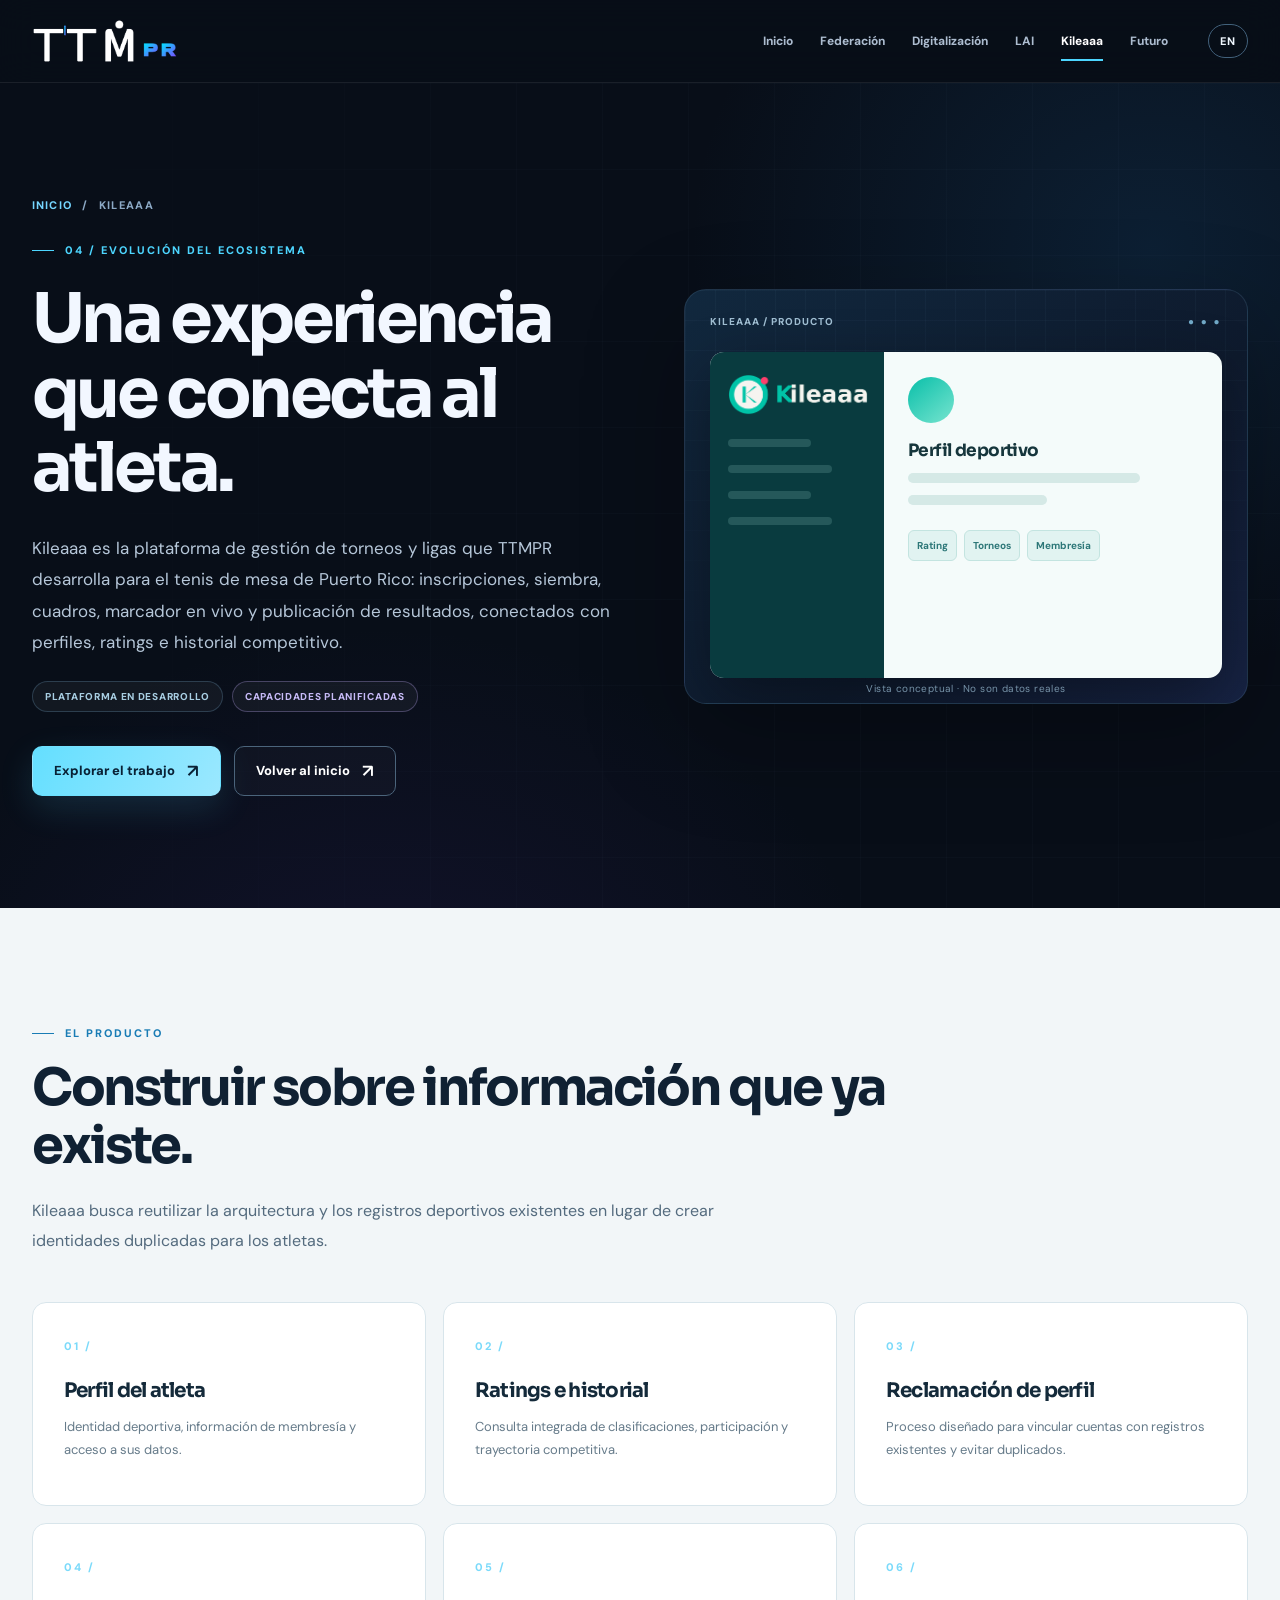
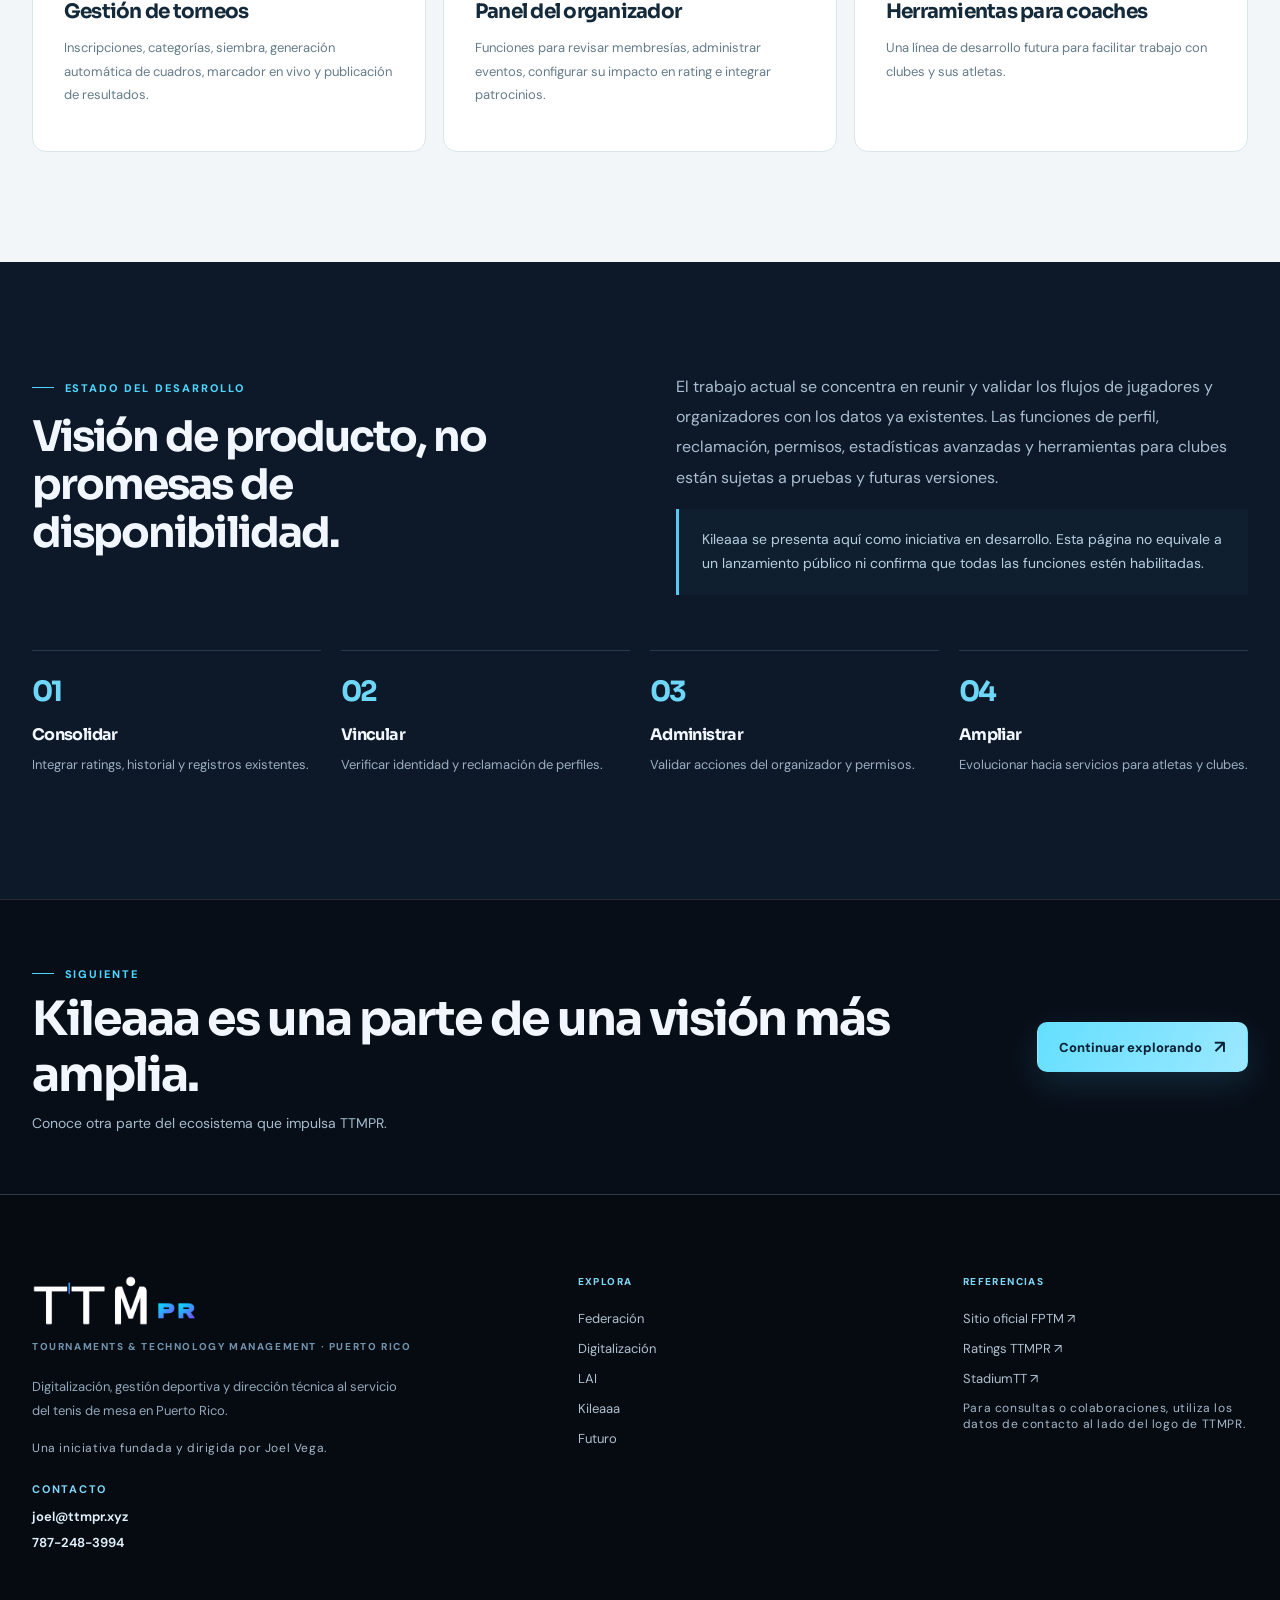
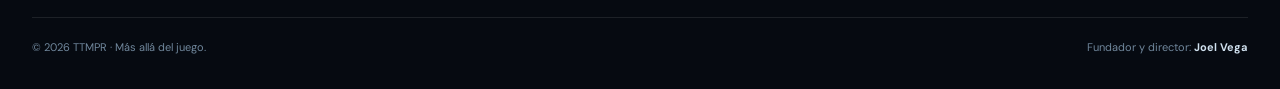
<file: kileaaa/index.html>
<!DOCTYPE html><html lang="es-PR"><head><meta charset="utf-8"><meta name="viewport" content="width=device-width,initial-scale=1">
 <meta name="theme-color" content="#080e18"><meta name="description" content="Kileaaa, la plataforma de torneos y ligas de tenis de mesa que TTMPR desarrolla para Puerto Rico: inscripciones, cuadros, marcador en vivo y ratings.">
 <meta name="robots" content="index,follow,max-image-preview:large"><link rel="canonical" href="https://ttmpr.xyz/kileaaa/">
 <meta property="og:type" content="website"><meta property="og:site_name" content="TTMPR"><meta property="og:locale" content="es_PR"><meta property="og:locale:alternate" content="en_US">
 <meta property="og:title" content="Kileaaa | TTMPR"><meta property="og:description" content="Kileaaa, la plataforma de torneos y ligas de tenis de mesa que TTMPR desarrolla para Puerto Rico: inscripciones, cuadros, marcador en vivo y ratings."><meta property="og:url" content="https://ttmpr.xyz/kileaaa/">
 <meta property="og:image" content="https://ttmpr.xyz/assets/compartir/kileaaa.jpg"><meta property="og:image:width" content="1200"><meta property="og:image:height" content="630"><meta property="og:image:alt" content="Kileaaa | TTMPR">
 <meta name="twitter:card" content="summary_large_image"><meta name="twitter:title" content="Kileaaa | TTMPR"><meta name="twitter:description" content="Kileaaa, la plataforma de torneos y ligas de tenis de mesa que TTMPR desarrolla para Puerto Rico: inscripciones, cuadros, marcador en vivo y ratings."><meta name="twitter:image" content="https://ttmpr.xyz/assets/compartir/kileaaa.jpg"><title>Kileaaa | TTMPR</title><link rel="icon" type="image/svg+xml" href="../assets/favicon.svg"><link rel="icon" type="image/png" sizes="32x32" href="../assets/favicon.png"><link rel="apple-touch-icon" href="../assets/apple-touch-icon.png">
 <link rel="preconnect" href="https://fonts.googleapis.com"><link rel="preconnect" href="https://fonts.gstatic.com" crossorigin>
 <link rel="stylesheet" href="https://fonts.googleapis.com/css2?family=DM+Sans:wght@400;500;600;700;800&amp;family=Sora:wght@400;500;600;700;800&amp;display=swap" media="print" onload="this.media='all'"><link rel="stylesheet" href="../assets/site.css"></head>
 <body data-page="kileaaa" data-mode="site"><a class="skip-link" href="#mainContent" style="position:absolute;z-index:999;left:-9999px;top:0;background:white;color:black;padding:12px" onfocus="this.style.left='0'" onblur="this.style.left='-9999px'">Saltar al contenido</a>
 <header class="site-header" id="siteHeader"><div class="container nav-shell">
  <a class="brand-link" data-route-key="inicio" href="../" aria-label="TTMPR, inicio"><img src="../assets/ttmpr-logo.png" alt="TTMPR — Tenis de Mesa Puerto Rico" width="146" height="46"></a>
  <nav class="nav-links" id="primaryNav" aria-label="Navegación principal"><a data-route-key="inicio" href="../"><span class="i18n " data-es="Inicio" data-en="Home">Inicio</span></a><a data-route-key="federacion" href="../federacion/"><span class="i18n " data-es="Federación" data-en="Federation">Federación</span></a><a data-route-key="digitalizacion" href="../digitalizacion/"><span class="i18n " data-es="Digitalización" data-en="Digital systems">Digitalización</span></a><a data-route-key="lai" href="../lai/"><span class="i18n " data-es="LAI" data-en="LAI">LAI</span></a><a data-route-key="kileaaa" href="../kileaaa/"><span class="i18n " data-es="Kileaaa" data-en="Kileaaa">Kileaaa</span></a><a data-route-key="futuro" href="../futuro/"><span class="i18n " data-es="Futuro" data-en="Future">Futuro</span></a></nav>
  <div class="nav-actions"><button class="lang-switch" type="button" id="language" aria-label="Switch to English">EN</button><button class="menu-button" type="button" id="mobileMenu" aria-controls="primaryNav" aria-expanded="false" aria-label="Abrir navegación">☰</button></div>
 </div><div class="scroll-progress" id="scrollProgress"></div></header><main id="mainContent"><section class="hero page-hero"><div class="container page-hero-grid"><div class="reveal visible">
<div class="breadcrumb"><a href="../"><span class="i18n" data-en="HOME" data-es="INICIO">INICIO</span></a> <span>/</span> <span><span class="i18n" data-en="Kileaaa" data-es="Kileaaa">Kileaaa</span></span></div>
<div class="eyebrow" style="margin-top:31px"><span class="i18n" data-en="04 / THE NEXT EVOLUTION" data-es="04 / EVOLUCIÓN DEL ECOSISTEMA">04 / EVOLUCIÓN DEL ECOSISTEMA</span></div>
<h1 class="i18n page-title" data-en="An experience built around the player." data-es="Una experiencia que conecta al atleta." data-page-heading="">Una experiencia que conecta al atleta.</h1>
<p class="i18n page-desc" data-en="Kileaaa is the tournament and league management platform TTMPR is building for table tennis in Puerto Rico: registration, seeding, brackets, live scoring, and results publishing, connected to player profiles, ratings, and competition history." data-es="Kileaaa es la plataforma de gestión de torneos y ligas que TTMPR desarrolla para el tenis de mesa de Puerto Rico: inscripciones, siembra, cuadros, marcador en vivo y publicación de resultados, conectados con perfiles, ratings e historial competitivo.">Kileaaa es la plataforma de gestión de torneos y ligas que TTMPR desarrolla para el tenis de mesa de Puerto Rico: inscripciones, siembra, cuadros, marcador en vivo y publicación de resultados, conectados con perfiles, ratings e historial competitivo.</p>
<div class="status-badges"><span><span class="i18n" data-en="Platform in development" data-es="Plataforma en desarrollo">Plataforma en desarrollo</span></span><span class="future"><span class="i18n" data-en="Planned capabilities" data-es="Capacidades planificadas">Capacidades planificadas</span></span></div>
<div class="hero-actions"><a class="button primary" href="#areas"><span class="i18n" data-en="Explore our work" data-es="Explorar el trabajo">Explorar el trabajo</span> <span aria-hidden="true" class="arrow">↗</span></a><a class="button outline" href="../"><span class="i18n" data-en="Back to home" data-es="Volver al inicio">Volver al inicio</span> <span aria-hidden="true" class="arrow">↗</span></a></div>
</div><div class="reveal from-right visible"><div aria-label="Representación conceptual del futuro portal Kileaaa" class="visual-shell"><div class="visual-head"><span>KILEAAA / PRODUCTO</span></div>
<div class="product-preview"><div class="product-side"><img alt="Kileaaa" height="41" src="../assets/kileaaa-logo.png" width="140"/><div class="mini-line"></div><div class="mini-line"></div><div class="mini-line"></div><div class="mini-line"></div></div>
<div class="product-main"><div class="avatar"></div><div class="i18n product-title" data-en="Player profile" data-es="Perfil deportivo">Perfil deportivo</div><div class="skeleton"></div><div class="skeleton short"></div>
<div class="product-chips"><b>Rating</b><b><span class="i18n" data-en="Events" data-es="Torneos">Torneos</span></b><b><span class="i18n" data-en="Membership" data-es="Membresía">Membresía</span></b></div></div></div>
<span class="visual-caption"><span class="i18n" data-en="Concept view · Not real player data" data-es="Vista conceptual · No son datos reales">Vista conceptual · No son datos reales</span></span>
</div></div></div></section>
<section class="section pale" id="areas"><div class="container"><div class="reveal"><div class="eyebrow dark"><span class="i18n" data-en="THE PRODUCT" data-es="EL PRODUCTO">EL PRODUCTO</span></div>
<h2 class="i18n section-heading" data-en="Build on information that already exists." data-es="Construir sobre información que ya existe.">Construir sobre información que ya existe.</h2>
<p class="i18n intro" data-en="Kileaaa aims to reuse existing sports data architecture and records rather than create duplicate player identities." data-es="Kileaaa busca reutilizar la arquitectura y los registros deportivos existentes en lugar de crear identidades duplicadas para los atletas.">Kileaaa busca reutilizar la arquitectura y los registros deportivos existentes en lugar de crear identidades duplicadas para los atletas.</p></div>
<div class="blocks-grid"><article class="info-block reveal" style="transition-delay:0ms">
<span class="block-no">01 /</span><h3 class="i18n" data-en="Player profile" data-es="Perfil del atleta">Perfil del atleta</h3><p class="i18n" data-en="Player identity, membership information, and access to records." data-es="Identidad deportiva, información de membresía y acceso a sus datos.">Identidad deportiva, información de membresía y acceso a sus datos.</p></article><article class="info-block reveal" style="transition-delay:80ms">
<span class="block-no">02 /</span><h3 class="i18n" data-en="Ratings and history" data-es="Ratings e historial">Ratings e historial</h3><p class="i18n" data-en="Connected views of classifications, participation, and competition history." data-es="Consulta integrada de clasificaciones, participación y trayectoria competitiva.">Consulta integrada de clasificaciones, participación y trayectoria competitiva.</p></article><article class="info-block reveal" style="transition-delay:160ms">
<span class="block-no">03 /</span><h3 class="i18n" data-en="Profile claiming" data-es="Reclamación de perfil">Reclamación de perfil</h3><p class="i18n" data-en="A process designed to link accounts to existing records and avoid duplicates." data-es="Proceso diseñado para vincular cuentas con registros existentes y evitar duplicados.">Proceso diseñado para vincular cuentas con registros existentes y evitar duplicados.</p></article><article class="info-block reveal" style="transition-delay:0ms">
<span class="block-no">04 /</span><h3 class="i18n" data-en="Tournament management" data-es="Gestión de torneos">Gestión de torneos</h3><p class="i18n" data-en="Registration, divisions, seeding, automated bracket generation, live scoring, and results publishing." data-es="Inscripciones, categorías, siembra, generación automática de cuadros, marcador en vivo y publicación de resultados.">Inscripciones, categorías, siembra, generación automática de cuadros, marcador en vivo y publicación de resultados.</p></article><article class="info-block reveal" style="transition-delay:80ms">
<span class="block-no">05 /</span><h3 class="i18n" data-en="Organizer dashboard" data-es="Panel del organizador">Panel del organizador</h3><p class="i18n" data-en="Controls for reviewing memberships, managing events, setting their rating impact, and integrating sponsors." data-es="Funciones para revisar membresías, administrar eventos, configurar su impacto en rating e integrar patrocinios.">Funciones para revisar membresías, administrar eventos, configurar su impacto en rating e integrar patrocinios.</p></article><article class="info-block reveal" style="transition-delay:160ms">
<span class="block-no">06 /</span><h3 class="i18n" data-en="Tools for coaches" data-es="Herramientas para coaches">Herramientas para coaches</h3><p class="i18n" data-en="A future development direction for working with clubs and their athletes." data-es="Una línea de desarrollo futura para facilitar trabajo con clubes y sus atletas.">Una línea de desarrollo futura para facilitar trabajo con clubes y sus atletas.</p></article></div></div></section>
<section class="section alt"><div class="container"><div class="two-col"><div class="reveal"><div class="eyebrow"><span class="i18n" data-en="DEVELOPMENT STATUS" data-es="ESTADO DEL DESARROLLO">ESTADO DEL DESARROLLO</span></div><h2 class="i18n section-heading section-heading-tight" data-en="Product vision, not availability promises." data-es="Visión de producto, no promesas de disponibilidad.">Visión de producto, no promesas de disponibilidad.</h2></div>
<div class="reveal"><p class="intro"><span class="i18n" data-en="Current work focuses on consolidating and validating player and organizer flows with existing data. Profile claiming, permissions, advanced analytics, and club tools remain subject to testing and future versions." data-es="El trabajo actual se concentra en reunir y validar los flujos de jugadores y organizadores con los datos ya existentes. Las funciones de perfil, reclamación, permisos, estadísticas avanzadas y herramientas para clubes están sujetas a pruebas y futuras versiones.">El trabajo actual se concentra en reunir y validar los flujos de jugadores y organizadores con los datos ya existentes. Las funciones de perfil, reclamación, permisos, estadísticas avanzadas y herramientas para clubes están sujetas a pruebas y futuras versiones.</span></p>
<div class="notice"><span class="i18n" data-en="Kileaaa is presented here as a product in development. This page is not a public launch and does not imply that every feature is available." data-es="Kileaaa se presenta aquí como iniciativa en desarrollo. Esta página no equivale a un lanzamiento público ni confirma que todas las funciones estén habilitadas.">Kileaaa se presenta aquí como iniciativa en desarrollo. Esta página no equivale a un lanzamiento público ni confirma que todas las funciones estén habilitadas.</span></div></div></div>
<div class="process-list"><article class="process-item reveal"><b>01</b><h3 class="i18n" data-en="Consolidate" data-es="Consolidar">Consolidar</h3><p class="i18n" data-en="Integrate ratings, history, and existing records." data-es="Integrar ratings, historial y registros existentes.">Integrar ratings, historial y registros existentes.</p></article><article class="process-item reveal"><b>02</b><h3 class="i18n" data-en="Link" data-es="Vincular">Vincular</h3><p class="i18n" data-en="Verify identities and profile claiming." data-es="Verificar identidad y reclamación de perfiles.">Verificar identidad y reclamación de perfiles.</p></article><article class="process-item reveal"><b>03</b><h3 class="i18n" data-en="Manage" data-es="Administrar">Administrar</h3><p class="i18n" data-en="Validate organizer actions and permissions." data-es="Validar acciones del organizador y permisos.">Validar acciones del organizador y permisos.</p></article><article class="process-item reveal"><b>04</b><h3 class="i18n" data-en="Expand" data-es="Ampliar">Ampliar</h3><p class="i18n" data-en="Evolve toward player and club services." data-es="Evolucionar hacia servicios para atletas y clubes.">Evolucionar hacia servicios para atletas y clubes.</p></article></div></div></section>
<section class="horizontal-callout"><div class="container callout-inner"><div class="reveal">
<div class="eyebrow"><span class="i18n" data-en="NEXT" data-es="SIGUIENTE">SIGUIENTE</span></div><h2 class="i18n" data-en="Kileaaa is part of a broader vision." data-es="Kileaaa es una parte de una visión más amplia.">Kileaaa es una parte de una visión más amplia.</h2>
<p class="i18n" data-en="Explore another part of the ecosystem behind TTMPR." data-es="Conoce otra parte del ecosistema que impulsa TTMPR.">Conoce otra parte del ecosistema que impulsa TTMPR.</p></div>
<div><a class="button primary" href="../futuro/"><span class="i18n" data-en="Keep exploring" data-es="Continuar explorando">Continuar explorando</span> <span aria-hidden="true" class="arrow">↗</span></a></div></div></section></main>
 <footer class="site-footer" id="contacto"><div class="container">
  <div class="footer-main"><div><img src="../assets/ttmpr-logo.png" alt="TTMPR" loading="lazy" width="165" height="51"><span class="footer-fullname">Tournaments &amp; Technology Management ·&nbsp;Puerto&nbsp;Rico</span>
   <p class="i18n " data-es="Digitalización, gestión deportiva y dirección técnica al servicio del tenis de mesa en Puerto Rico." data-en="Digital systems, sports operations, and technical direction for table tennis in Puerto Rico.">Digitalización, gestión deportiva y dirección técnica al servicio del tenis de mesa en Puerto Rico.</p>
   <span class="tiny muted"><span class="i18n " data-es="Una iniciativa fundada y dirigida por Joel Vega." data-en="An initiative founded and led by Joel Vega.">Una iniciativa fundada y dirigida por Joel Vega.</span></span>
   <div class="contact-details" aria-label="Contacto TTMPR">
    <strong class="i18n" data-es="Contacto" data-en="Contact">Contacto</strong>
    <a href="mailto:joel@ttmpr.xyz" aria-label="Enviar correo a joel@ttmpr.xyz">joel@ttmpr.xyz</a>
    <a href="tel:+17872483994" aria-label="Llamar al 787-248-3994">787-248-3994</a>
   </div></div>
  <div><div class="footer-title"><span class="i18n " data-es="Explora" data-en="Explore">Explora</span></div><div class="footer-links"><a href="../federacion/"><span class="i18n " data-es="Federación" data-en="Federation">Federación</span></a><a href="../digitalizacion/"><span class="i18n " data-es="Digitalización" data-en="Digital systems">Digitalización</span></a><a href="../lai/"><span class="i18n " data-es="LAI" data-en="LAI">LAI</span></a><a href="../kileaaa/"><span class="i18n " data-es="Kileaaa" data-en="Kileaaa">Kileaaa</span></a><a href="../futuro/"><span class="i18n " data-es="Futuro" data-en="Future">Futuro</span></a></div></div>
  <div><div class="footer-title"><span class="i18n " data-es="Referencias" data-en="References">Referencias</span></div><div class="footer-links">
    <a href="https://fptm.pr/" target="_blank" rel="noopener noreferrer"><span class="i18n " data-es="Sitio oficial FPTM" data-en="Official FPTM website">Sitio oficial FPTM</span> ↗</a>
    <a href="https://ratings.ttmpr.xyz/" target="_blank" rel="noopener noreferrer">Ratings TTMPR ↗</a>
    <a href="https://www.stadiumtt.com/" target="_blank" rel="noopener noreferrer">StadiumTT ↗</a>
    <span class="muted tiny"><span class="i18n " data-es="Para consultas o colaboraciones, utiliza los datos de contacto al lado del logo de TTMPR." data-en="For inquiries or collaborations, use the contact details next to the TTMPR logo.">Para consultas o colaboraciones, utiliza los datos de contacto al lado del logo de TTMPR.</span></span>
   </div></div></div>
  <div class="footer-bottom"><span>© 2026 TTMPR · <span class="i18n " data-es="Más allá del juego." data-en="Beyond the game.">Más allá del juego.</span></span><span><span class="i18n " data-es="Fundador y director" data-en="Founder and director">Fundador y director</span>: <strong>Joel Vega</strong></span></div>
 </div></footer>
 <button class="float-inquiry" type="button" data-drawer-title-es="Colaboraciones y contacto" data-drawer-title-en="Collaborations and contact"
 data-drawer-text-es="¿Quieres conversar sobre digitalización, dirección técnica o proyectos deportivos? Puedes escribir o llamar directamente. Este sitio es informativo y no envía formularios ni recopila datos."
 data-drawer-text-en="Interested in sports digitization, technical direction, or collaboration? You can email or call directly. This is an informational website without forms or data collection.">
 <span aria-hidden="true">✳</span><span class="i18n " data-es="Conversemos" data-en="Get in touch">Conversemos</span></button><div class="drawer-overlay" id="drawerOverlay" aria-hidden="true"><aside class="drawer" role="dialog" aria-modal="true" aria-labelledby="drawerTitle">
  <button class="drawer-close" type="button" id="drawerClose" aria-label="Cerrar">×</button>
  <span class="eyebrow">TTMPR / <span class="i18n " data-es="Información" data-en="Information">Información</span></span>
  <h2 class="i18n " data-es="TTMPR" data-en="TTMPR" id="drawerTitle">TTMPR</h2>
  <p class="i18n " data-es="Conoce nuestro trabajo." data-en="Explore our work." id="drawerDescription">Conoce nuestro trabajo.</p>
  <div class="contact-actions" aria-label="Opciones de contacto">
    <a class="contact-action" href="mailto:joel@ttmpr.xyz"><span class="contact-action-icon" aria-hidden="true">✉</span><span><small class="i18n" data-es="Correo electrónico" data-en="Email">Correo electrónico</small><strong>joel@ttmpr.xyz</strong></span><span aria-hidden="true">↗</span></a>
    <a class="contact-action" href="tel:+17872483994"><span class="contact-action-icon" aria-hidden="true">☎</span><span><small class="i18n" data-es="Teléfono" data-en="Phone">Teléfono</small><strong>787-248-3994</strong></span><span aria-hidden="true">↗</span></a>
   </div>
  <a href="#" id="drawerLink" class="button primary" hidden><span class="i18n " data-es="Explorar sección" data-en="Explore section">Explorar sección</span></a>
 </aside></div><script defer src="../assets/site.js"></script></body></html>
</file>
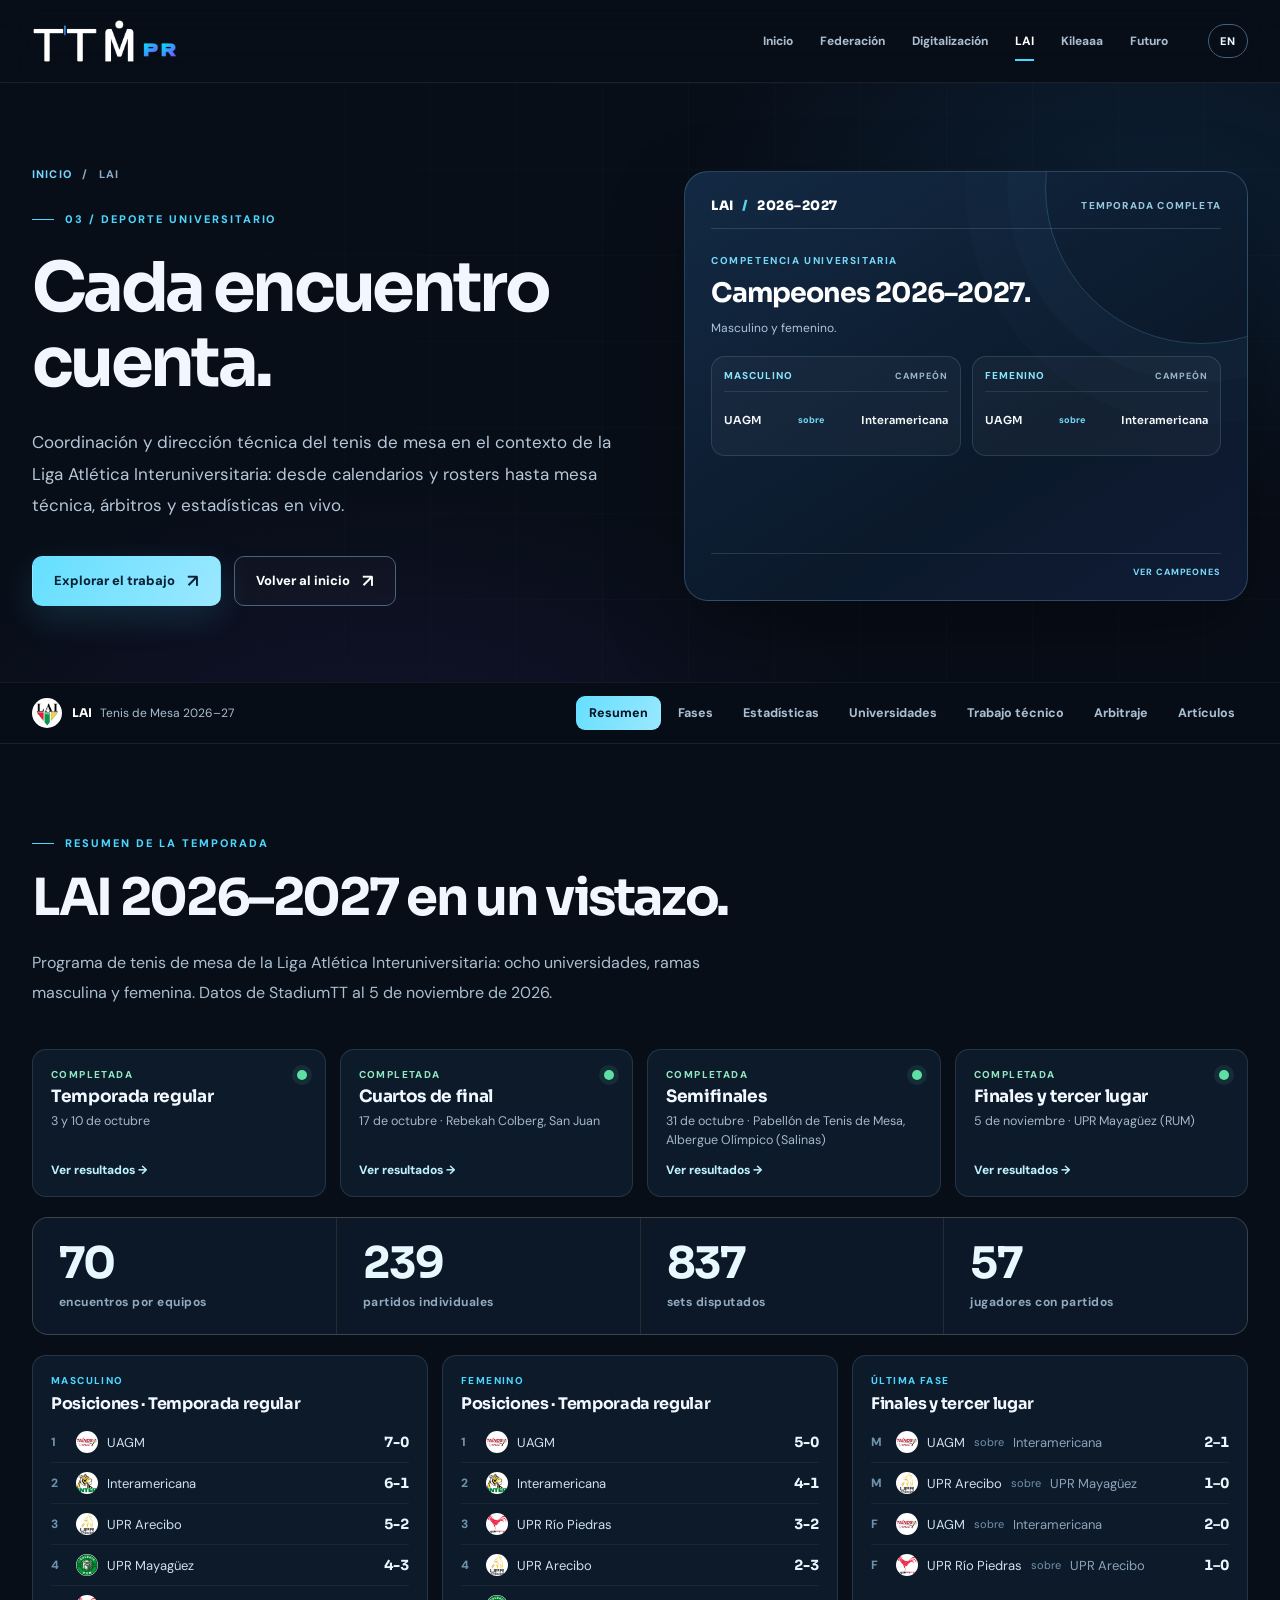
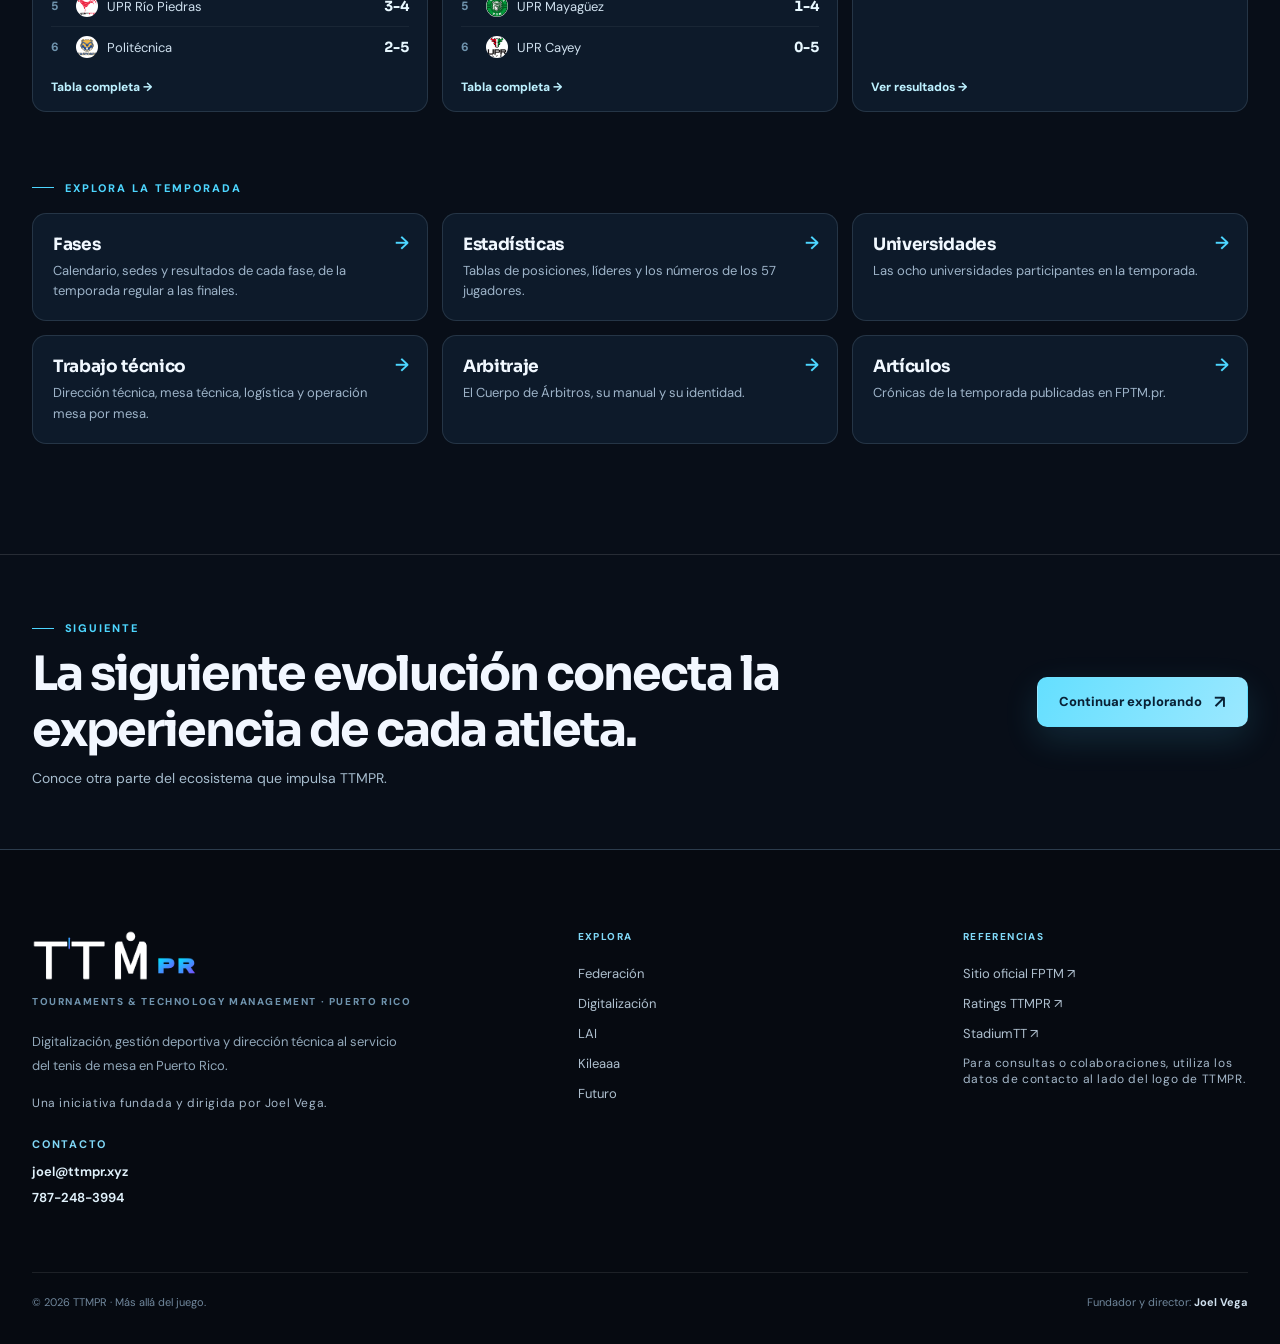
<file: lai/index.html>
<!DOCTYPE html><html lang="es-PR"><head><meta charset="utf-8"><meta name="viewport" content="width=device-width,initial-scale=1">
 <meta name="theme-color" content="#080e18"><meta name="description" content="Tenis de mesa de la Liga Atlética Interuniversitaria 2026–2027: fases, resultados, estadísticas de jugadores, universidades, arbitraje y crónicas.">
 <meta name="robots" content="index,follow,max-image-preview:large"><link rel="canonical" href="https://ttmpr.xyz/lai/">
 <meta property="og:type" content="website"><meta property="og:site_name" content="TTMPR"><meta property="og:locale" content="es_PR"><meta property="og:locale:alternate" content="en_US">
 <meta property="og:title" content="LAI · Tenis de Mesa 2026–27 | TTMPR"><meta property="og:description" content="Tenis de mesa de la Liga Atlética Interuniversitaria 2026–2027: fases, resultados, estadísticas de jugadores, universidades, arbitraje y crónicas."><meta property="og:url" content="https://ttmpr.xyz/lai/">
 <meta property="og:image" content="https://ttmpr.xyz/assets/compartir/lai.jpg"><meta property="og:image:width" content="1200"><meta property="og:image:height" content="630"><meta property="og:image:alt" content="LAI · Tenis de Mesa 2026–27 | TTMPR">
 <meta name="twitter:card" content="summary_large_image"><meta name="twitter:title" content="LAI · Tenis de Mesa 2026–27 | TTMPR"><meta name="twitter:description" content="Tenis de mesa de la Liga Atlética Interuniversitaria 2026–2027: fases, resultados, estadísticas de jugadores, universidades, arbitraje y crónicas."><meta name="twitter:image" content="https://ttmpr.xyz/assets/compartir/lai.jpg"><title>LAI · Tenis de Mesa 2026–27 | TTMPR</title><link rel="icon" type="image/svg+xml" href="../assets/favicon.svg"><link rel="icon" type="image/png" sizes="32x32" href="../assets/favicon.png"><link rel="apple-touch-icon" href="../assets/apple-touch-icon.png">
 <link rel="preconnect" href="https://fonts.googleapis.com"><link rel="preconnect" href="https://fonts.gstatic.com" crossorigin>
 <link rel="stylesheet" href="https://fonts.googleapis.com/css2?family=DM+Sans:wght@400;500;600;700;800&amp;family=Sora:wght@400;500;600;700;800&amp;display=swap" media="print" onload="this.media='all'"><link rel="stylesheet" href="../assets/site.css"></head>
 <body data-page="lai" data-mode="site"><a class="skip-link" href="#mainContent" style="position:absolute;z-index:999;left:-9999px;top:0;background:white;color:black;padding:12px" onfocus="this.style.left='0'" onblur="this.style.left='-9999px'">Saltar al contenido</a>
 <header class="site-header" id="siteHeader"><div class="container nav-shell">
  <a class="brand-link" data-route-key="inicio" href="../" aria-label="TTMPR, inicio"><img src="../assets/ttmpr-logo.png" alt="TTMPR — Tenis de Mesa Puerto Rico" width="146" height="46"></a>
  <nav class="nav-links" id="primaryNav" aria-label="Navegación principal"><a data-route-key="inicio" href="../"><span class="i18n " data-es="Inicio" data-en="Home">Inicio</span></a><a data-route-key="federacion" href="../federacion/"><span class="i18n " data-es="Federación" data-en="Federation">Federación</span></a><a data-route-key="digitalizacion" href="../digitalizacion/"><span class="i18n " data-es="Digitalización" data-en="Digital systems">Digitalización</span></a><a data-route-key="lai" href="../lai/"><span class="i18n " data-es="LAI" data-en="LAI">LAI</span></a><a data-route-key="kileaaa" href="../kileaaa/"><span class="i18n " data-es="Kileaaa" data-en="Kileaaa">Kileaaa</span></a><a data-route-key="futuro" href="../futuro/"><span class="i18n " data-es="Futuro" data-en="Future">Futuro</span></a></nav>
  <div class="nav-actions"><button class="lang-switch" type="button" id="language" aria-label="Switch to English">EN</button><button class="menu-button" type="button" id="mobileMenu" aria-controls="primaryNav" aria-expanded="false" aria-label="Abrir navegación">☰</button></div>
 </div><div class="scroll-progress" id="scrollProgress"></div></header><main id="mainContent">
<section class="hero page-hero"><div class="container page-hero-grid"><div class="reveal visible">
<div class="breadcrumb"><a href="../"><span class="i18n" data-en="HOME" data-es="INICIO">INICIO</span></a> <span>/</span> <span><span class="i18n" data-en="LAI" data-es="LAI">LAI</span></span></div>
<div class="eyebrow" style="margin-top:31px"><span class="i18n" data-en="03 / UNIVERSITY SPORT" data-es="03 / DEPORTE UNIVERSITARIO">03 / DEPORTE UNIVERSITARIO</span></div>
<h1 class="i18n page-title" data-en="Every match matters." data-es="Cada encuentro cuenta." data-page-heading="">Cada encuentro cuenta.</h1>
<p class="i18n page-desc" data-en="Technical coordination and direction for table tennis within the Intercollegiate Athletic League: from schedules and rosters to the technical desk, officials, and live statistics." data-es="Coordinación y dirección técnica del tenis de mesa en el contexto de la Liga Atlética Interuniversitaria: desde calendarios y rosters hasta mesa técnica, árbitros y estadísticas en vivo.">Coordinación y dirección técnica del tenis de mesa en el contexto de la Liga Atlética Interuniversitaria: desde calendarios y rosters hasta mesa técnica, árbitros y estadísticas en vivo.</p>
<div class="hero-actions"><a class="button primary" href="#areas"><span class="i18n" data-en="Explore our work" data-es="Explorar el trabajo">Explorar el trabajo</span> <span aria-hidden="true" class="arrow">↗</span></a><a class="button outline" href="../"><span class="i18n" data-en="Back to home" data-es="Volver al inicio">Volver al inicio</span> <span aria-hidden="true" class="arrow">↗</span></a></div>
</div><div class="reveal from-right visible"><div class="lai-hero-scoreboard"><div class="lai-board-top"><span>LAI <span class="lai-board-slash">/</span> 2026–2027</span><span class="lai-board-date">TEMPORADA COMPLETA</span></div><div class="lai-board-intro"><span class="i18n" data-en="COLLEGE COMPETITION" data-es="COMPETENCIA UNIVERSITARIA">COMPETENCIA UNIVERSITARIA</span><h2 class="i18n" data-en="2026–2027 champions." data-es="Campeones 2026–2027.">Campeones 2026–2027.</h2><p class="i18n" data-en="Men’s and women’s divisions." data-es="Masculino y femenino.">Masculino y femenino.</p></div><div class="lai-board-grid"><div class="lai-board-branch"><div class="lai-board-label"><span class="i18n" data-en="MEN" data-es="MASCULINO">MASCULINO</span><small class="i18n" data-en="CHAMPION" data-es="CAMPEÓN">CAMPEÓN</small></div><div class="lai-board-match"><strong>UAGM</strong><span>sobre</span><strong>Interamericana</strong></div></div><div class="lai-board-branch"><div class="lai-board-label"><span class="i18n" data-en="WOMEN" data-es="FEMENINO">FEMENINO</span><small class="i18n" data-en="CHAMPION" data-es="CAMPEÓN">CAMPEÓN</small></div><div class="lai-board-match"><strong>UAGM</strong><span>sobre</span><strong>Interamericana</strong></div></div></div><div class="lai-board-bottom"><span></span><a href="#calendario-lai"><span class="i18n" data-en="SEE CHAMPIONS" data-es="VER CAMPEONES">VER CAMPEONES</span></a></div></div>
</div></div></section>
<nav aria-label="Secciones de LAI" class="lai-tabs" id="laiTabs" data-i18n-aria-en="LAI sections" data-i18n-aria-es="Secciones de LAI"><div class="container lai-tabs-inner"><span class="lai-tabs-brand"><img alt="" height="30" src="../assets/lai/lai-logo.jpg" width="30"/><span><strong>LAI</strong> <span class="i18n" data-en="Table Tennis 2026–27" data-es="Tenis de Mesa 2026–27">Tenis de Mesa 2026–27</span></span></span><div class="lai-tablist" role="tablist"><a aria-controls="resumen" aria-selected="true" class="lai-tab" data-tab="resumen" href="#resumen" id="tab-resumen" role="tab"><span class="i18n" data-en="Overview" data-es="Resumen">Resumen</span></a><a aria-controls="fases" aria-selected="false" class="lai-tab" data-tab="fases" href="#fases" id="tab-fases" role="tab" tabindex="-1"><span class="i18n" data-en="Phases" data-es="Fases">Fases</span></a><a aria-controls="estadisticas" aria-selected="false" class="lai-tab" data-tab="estadisticas" href="#estadisticas" id="tab-estadisticas" role="tab" tabindex="-1"><span class="i18n" data-en="Statistics" data-es="Estadísticas">Estadísticas</span></a><a aria-controls="universidades" aria-selected="false" class="lai-tab" data-tab="universidades" href="#universidades" id="tab-universidades" role="tab" tabindex="-1"><span class="i18n" data-en="Universities" data-es="Universidades">Universidades</span></a><a aria-controls="trabajo" aria-selected="false" class="lai-tab" data-tab="trabajo" href="#trabajo" id="tab-trabajo" role="tab" tabindex="-1"><span class="i18n" data-en="Technical work" data-es="Trabajo técnico">Trabajo técnico</span></a><a aria-controls="arbitraje" aria-selected="false" class="lai-tab" data-tab="arbitraje" href="#arbitraje" id="tab-arbitraje" role="tab" tabindex="-1"><span class="i18n" data-en="Officiating" data-es="Arbitraje">Arbitraje</span></a><a aria-controls="articulos" aria-selected="false" class="lai-tab" data-tab="articulos" href="#articulos" id="tab-articulos" role="tab" tabindex="-1"><span class="i18n" data-en="Articles" data-es="Artículos">Artículos</span></a></div></div></nav>
<div class="lai-panels">
<div aria-labelledby="tab-resumen" class="lai-panel" id="resumen" role="tabpanel">
<section class="section lai-overview"><div class="container">
<div class="lai-overview-head reveal"><div class="eyebrow"><span class="i18n" data-en="SEASON OVERVIEW" data-es="RESUMEN DE LA TEMPORADA">RESUMEN DE LA TEMPORADA</span></div>
<h2 class="i18n section-heading" data-en="LAI 2026–2027 at a glance." data-es="LAI 2026–2027 en un vistazo.">LAI 2026–2027 en un vistazo.</h2>
<p class="i18n intro" data-en="Table tennis program of the Intercollegiate Athletic League: eight universities, men’s and women’s divisions. StadiumTT data as of November 5, 2026." data-es="Programa de tenis de mesa de la Liga Atlética Interuniversitaria: ocho universidades, ramas masculina y femenina. Datos de StadiumTT al 5 de noviembre de 2026.">Programa de tenis de mesa de la Liga Atlética Interuniversitaria: ocho universidades, ramas masculina y femenina. Datos de StadiumTT al 5 de noviembre de 2026.</p></div>
<ol class="lai-phase-track compact"><li class="lai-phase done"><span aria-hidden="true" class="lai-phase-dot"></span><div><small class="i18n" data-en="Completed" data-es="Completada">Completada</small><strong class="i18n" data-en="Regular season" data-es="Temporada regular">Temporada regular</strong><span class="i18n lai-phase-when" data-en="October 3 and 10" data-es="3 y 10 de octubre">3 y 10 de octubre</span><a class="lai-phase-link" href="#resultados-regular"><span class="i18n" data-en="See results" data-es="Ver resultados">Ver resultados</span> <span aria-hidden="true">→</span></a></div></li><li class="lai-phase done"><span aria-hidden="true" class="lai-phase-dot"></span><div><small class="i18n" data-en="Completed" data-es="Completada">Completada</small><strong class="i18n" data-en="Quarterfinals" data-es="Cuartos de final">Cuartos de final</strong><span class="i18n lai-phase-when" data-en="October 17 · Rebekah Colberg, San Juan" data-es="17 de octubre · Rebekah Colberg, San Juan">17 de octubre · Rebekah Colberg, San Juan</span><a class="lai-phase-link" href="#resultados-cuartos"><span class="i18n" data-en="See results" data-es="Ver resultados">Ver resultados</span> <span aria-hidden="true">→</span></a></div></li><li class="lai-phase done"><span aria-hidden="true" class="lai-phase-dot"></span><div><small class="i18n" data-en="Completed" data-es="Completada">Completada</small><strong class="i18n" data-en="Semifinals" data-es="Semifinales">Semifinales</strong><span class="i18n lai-phase-when" data-en="October 31 · Table Tennis Pavilion, Albergue Olímpico (Salinas)" data-es="31 de octubre · Pabellón de Tenis de Mesa, Albergue Olímpico (Salinas)">31 de octubre · Pabellón de Tenis de Mesa, Albergue Olímpico (Salinas)</span><a class="lai-phase-link" href="#resultados-semifinales"><span class="i18n" data-en="See results" data-es="Ver resultados">Ver resultados</span> <span aria-hidden="true">→</span></a></div></li><li class="lai-phase done"><span aria-hidden="true" class="lai-phase-dot"></span><div><small class="i18n" data-en="Completed" data-es="Completada">Completada</small><strong class="i18n" data-en="Finals and third place" data-es="Finales y tercer lugar">Finales y tercer lugar</strong><span class="i18n lai-phase-when" data-en="November 5 · UPR Mayagüez (RUM)" data-es="5 de noviembre · UPR Mayagüez (RUM)">5 de noviembre · UPR Mayagüez (RUM)</span><a class="lai-phase-link" href="#resultados-finales"><span class="i18n" data-en="See results" data-es="Ver resultados">Ver resultados</span> <span aria-hidden="true">→</span></a></div></li></ol>
<div class="stats-facts reveal"><div><b>70</b><span class="i18n" data-en="team matches" data-es="encuentros por equipos">encuentros por equipos</span></div><div><b>239</b><span class="i18n" data-en="singles matches" data-es="partidos individuales">partidos individuales</span></div><div><b>837</b><span class="i18n" data-en="games played" data-es="sets disputados">sets disputados</span></div><div><b>57</b><span class="i18n" data-en="players with matches" data-es="jugadores con partidos">jugadores con partidos</span></div></div>
<div class="lai-overview-grid"><article class="lai-card"><header><span class="i18n stats-branch" data-en="Men" data-es="Masculino">Masculino</span><h3 class="i18n" data-en="Standings · Regular season" data-es="Posiciones · Temporada regular">Posiciones · Temporada regular</h3></header><ol class="lai-mini-list"><li><span class="lai-mini-pos">1</span><span class="stats-team"><img alt="" height="22" loading="lazy" onerror="this.onerror=null;this.src='../assets/universidades/fallback-uagm.svg'" src="../assets/universidades/uagm.png" width="22"/><span>UAGM</span></span><b>7-0</b></li><li><span class="lai-mini-pos">2</span><span class="stats-team"><img alt="" height="22" loading="lazy" onerror="this.onerror=null;this.src='../assets/universidades/fallback-interamericana.svg'" src="../assets/universidades/interamericana.png" width="22"/><span>Interamericana</span></span><b>6-1</b></li><li><span class="lai-mini-pos">3</span><span class="stats-team"><img alt="" height="22" loading="lazy" onerror="this.onerror=null;this.src='../assets/universidades/fallback-upr-arecibo.svg'" src="../assets/universidades/upr-arecibo.png" width="22"/><span>UPR Arecibo</span></span><b>5-2</b></li><li><span class="lai-mini-pos">4</span><span class="stats-team"><img alt="" height="22" loading="lazy" onerror="this.onerror=null;this.src='../assets/universidades/fallback-upr-mayaguez.svg'" src="../assets/universidades/upr-mayaguez.png" width="22"/><span>UPR Mayagüez</span></span><b>4-3</b></li><li><span class="lai-mini-pos">5</span><span class="stats-team"><img alt="" height="22" loading="lazy" onerror="this.onerror=null;this.src='../assets/universidades/fallback-upr-rio-piedras.svg'" src="../assets/universidades/upr-rio-piedras.png" width="22"/><span>UPR Río Piedras</span></span><b>3-4</b></li><li><span class="lai-mini-pos">6</span><span class="stats-team"><img alt="" height="22" loading="lazy" onerror="this.onerror=null;this.src='../assets/universidades/fallback-politecnica.svg'" src="../assets/universidades/politecnica.png" width="22"/><span>Politécnica</span></span><b>2-5</b></li></ol><a class="lai-card-link" data-tab-link="estadisticas" href="#estadisticas"><span class="i18n" data-en="Full standings" data-es="Tabla completa">Tabla completa</span> →</a></article><article class="lai-card"><header><span class="i18n stats-branch" data-en="Women" data-es="Femenino">Femenino</span><h3 class="i18n" data-en="Standings · Regular season" data-es="Posiciones · Temporada regular">Posiciones · Temporada regular</h3></header><ol class="lai-mini-list"><li><span class="lai-mini-pos">1</span><span class="stats-team"><img alt="" height="22" loading="lazy" onerror="this.onerror=null;this.src='../assets/universidades/fallback-uagm.svg'" src="../assets/universidades/uagm.png" width="22"/><span>UAGM</span></span><b>5-0</b></li><li><span class="lai-mini-pos">2</span><span class="stats-team"><img alt="" height="22" loading="lazy" onerror="this.onerror=null;this.src='../assets/universidades/fallback-interamericana.svg'" src="../assets/universidades/interamericana.png" width="22"/><span>Interamericana</span></span><b>4-1</b></li><li><span class="lai-mini-pos">3</span><span class="stats-team"><img alt="" height="22" loading="lazy" onerror="this.onerror=null;this.src='../assets/universidades/fallback-upr-rio-piedras.svg'" src="../assets/universidades/upr-rio-piedras.png" width="22"/><span>UPR Río Piedras</span></span><b>3-2</b></li><li><span class="lai-mini-pos">4</span><span class="stats-team"><img alt="" height="22" loading="lazy" onerror="this.onerror=null;this.src='../assets/universidades/fallback-upr-arecibo.svg'" src="../assets/universidades/upr-arecibo.png" width="22"/><span>UPR Arecibo</span></span><b>2-3</b></li><li><span class="lai-mini-pos">5</span><span class="stats-team"><img alt="" height="22" loading="lazy" onerror="this.onerror=null;this.src='../assets/universidades/fallback-upr-mayaguez.svg'" src="../assets/universidades/upr-mayaguez.png" width="22"/><span>UPR Mayagüez</span></span><b>1-4</b></li><li><span class="lai-mini-pos">6</span><span class="stats-team"><img alt="" height="22" loading="lazy" onerror="this.onerror=null;this.src='../assets/universidades/fallback-upr-cayey.svg'" src="../assets/universidades/upr-cayey.png" width="22"/><span>UPR Cayey</span></span><b>0-5</b></li></ol><a class="lai-card-link" data-tab-link="estadisticas" href="#estadisticas"><span class="i18n" data-en="Full standings" data-es="Tabla completa">Tabla completa</span> →</a></article><article class="lai-card"><header><span class="i18n stats-branch" data-en="Latest phase" data-es="Última fase">Última fase</span><h3 class="i18n" data-en="Finals and third place" data-es="Finales y tercer lugar">Finales y tercer lugar</h3></header><ol class="lai-mini-list"><li><span class="i18n lai-mini-pos" data-en="M" data-es="M">M</span><span class="stats-team"><img alt="" height="22" loading="lazy" onerror="this.onerror=null;this.src='../assets/universidades/fallback-uagm.svg'" src="../assets/universidades/uagm.png" width="22"/><span>UAGM</span></span><small class="i18n" data-en="over" data-es="sobre">sobre</small><span class="lai-mini-loser">Interamericana</span><b>2–1</b></li><li><span class="i18n lai-mini-pos" data-en="M" data-es="M">M</span><span class="stats-team"><img alt="" height="22" loading="lazy" onerror="this.onerror=null;this.src='../assets/universidades/fallback-upr-arecibo.svg'" src="../assets/universidades/upr-arecibo.png" width="22"/><span>UPR Arecibo</span></span><small class="i18n" data-en="over" data-es="sobre">sobre</small><span class="lai-mini-loser">UPR Mayagüez</span><b>1–0</b></li><li><span class="i18n lai-mini-pos" data-en="W" data-es="F">F</span><span class="stats-team"><img alt="" height="22" loading="lazy" onerror="this.onerror=null;this.src='../assets/universidades/fallback-uagm.svg'" src="../assets/universidades/uagm.png" width="22"/><span>UAGM</span></span><small class="i18n" data-en="over" data-es="sobre">sobre</small><span class="lai-mini-loser">Interamericana</span><b>2–0</b></li><li><span class="i18n lai-mini-pos" data-en="W" data-es="F">F</span><span class="stats-team"><img alt="" height="22" loading="lazy" onerror="this.onerror=null;this.src='../assets/universidades/fallback-upr-rio-piedras.svg'" src="../assets/universidades/upr-rio-piedras.png" width="22"/><span>UPR Río Piedras</span></span><small class="i18n" data-en="over" data-es="sobre">sobre</small><span class="lai-mini-loser">UPR Arecibo</span><b>1–0</b></li></ol><a class="lai-card-link" href="#resultados-finales"><span class="i18n" data-en="See results" data-es="Ver resultados">Ver resultados</span> →</a></article></div>
<div class="lai-overview-links"><div class="eyebrow"><span class="i18n" data-en="EXPLORE THE SEASON" data-es="EXPLORA LA TEMPORADA">EXPLORA LA TEMPORADA</span></div><div class="lai-quick-grid"><a class="lai-quick reveal" data-tab-link="fases" href="#fases"><strong class="i18n" data-en="Phases" data-es="Fases">Fases</strong><span class="i18n" data-en="Schedule, venues, and results for every phase, from the regular season to the finals." data-es="Calendario, sedes y resultados de cada fase, de la temporada regular a las finales.">Calendario, sedes y resultados de cada fase, de la temporada regular a las finales.</span><span aria-hidden="true" class="arrow">→</span></a><a class="lai-quick reveal" data-tab-link="estadisticas" href="#estadisticas"><strong class="i18n" data-en="Statistics" data-es="Estadísticas">Estadísticas</strong><span class="i18n" data-en="Standings, leaders, and the numbers for all 57 players." data-es="Tablas de posiciones, líderes y los números de los 57 jugadores.">Tablas de posiciones, líderes y los números de los 57 jugadores.</span><span aria-hidden="true" class="arrow">→</span></a><a class="lai-quick reveal" data-tab-link="universidades" href="#universidades"><strong class="i18n" data-en="Universities" data-es="Universidades">Universidades</strong><span class="i18n" data-en="The eight universities taking part this season." data-es="Las ocho universidades participantes en la temporada.">Las ocho universidades participantes en la temporada.</span><span aria-hidden="true" class="arrow">→</span></a><a class="lai-quick reveal" data-tab-link="trabajo" href="#trabajo"><strong class="i18n" data-en="Technical work" data-es="Trabajo técnico">Trabajo técnico</strong><span class="i18n" data-en="Technical direction, the technical desk, logistics, and table-by-table operations." data-es="Dirección técnica, mesa técnica, logística y operación mesa por mesa.">Dirección técnica, mesa técnica, logística y operación mesa por mesa.</span><span aria-hidden="true" class="arrow">→</span></a><a class="lai-quick reveal" data-tab-link="arbitraje" href="#arbitraje"><strong class="i18n" data-en="Officiating" data-es="Arbitraje">Arbitraje</strong><span class="i18n" data-en="The Referee Corps, its manual, and its identity." data-es="El Cuerpo de Árbitros, su manual y su identidad.">El Cuerpo de Árbitros, su manual y su identidad.</span><span aria-hidden="true" class="arrow">→</span></a><a class="lai-quick reveal" data-tab-link="articulos" href="#articulos"><strong class="i18n" data-en="Articles" data-es="Artículos">Artículos</strong><span class="i18n" data-en="Season reports published on FPTM.pr." data-es="Crónicas de la temporada publicadas en FPTM.pr.">Crónicas de la temporada publicadas en FPTM.pr.</span><span aria-hidden="true" class="arrow">→</span></a></div></div>
</div></section>
</div>
<div aria-labelledby="tab-fases" class="lai-panel" id="fases" role="tabpanel">
<section class="section pale" id="calendario-lai"><div class="container">
<div class="reveal"><div class="eyebrow dark"><span class="i18n" data-en="2026–2027 SEASON" data-es="TEMPORADA 2026–2027">TEMPORADA 2026–2027</span></div>
<h2 class="i18n section-heading" data-en="Season complete." data-es="Temporada completada.">Temporada completada.</h2>
<p class="i18n intro" data-en="The finals were played on November 5, 2026, at UPR Mayagüez (RUM)." data-es="Las finales se jugaron el 5 de noviembre de 2026 en UPR Mayagüez (RUM).">Las finales se jugaron el 5 de noviembre de 2026 en UPR Mayagüez (RUM).</p></div>
<div class="lai-overview-grid lai-champions-grid"><article class="lai-card lai-champions" data-branch="M"><header><span class="i18n stats-branch" data-en="Men" data-es="Masculino">Masculino</span><h3 class="i18n" data-en="2026–2027 champions" data-es="Campeones 2026–2027">Campeones 2026–2027</h3></header><ol class="lai-mini-list"><li><small class="i18n" data-en="Champion" data-es="Campeón">Campeón</small><span class="stats-team"><img alt="" height="22" loading="lazy" onerror="this.onerror=null;this.src='../assets/universidades/fallback-uagm.svg'" src="../assets/universidades/uagm.png" width="22"/><span>UAGM</span></span></li><li><small class="i18n" data-en="Runner-up" data-es="Subcampeón">Subcampeón</small><span class="stats-team"><img alt="" height="22" loading="lazy" onerror="this.onerror=null;this.src='../assets/universidades/fallback-interamericana.svg'" src="../assets/universidades/interamericana.png" width="22"/><span>Interamericana</span></span></li><li><small class="i18n" data-en="Third place" data-es="Tercer lugar">Tercer lugar</small><span class="stats-team"><img alt="" height="22" loading="lazy" onerror="this.onerror=null;this.src='../assets/universidades/fallback-upr-arecibo.svg'" src="../assets/universidades/upr-arecibo.png" width="22"/><span>UPR Arecibo</span></span></li><li><small class="i18n" data-en="MVP" data-es="Jugador más valioso">Jugador más valioso</small><span class="stats-team"><img alt="" height="22" loading="lazy" onerror="this.onerror=null;this.src='../assets/universidades/fallback-uagm.svg'" src="../assets/universidades/uagm.png" width="22"/><span>Jabdiel Torres</span></span></li></ol></article><article class="lai-card lai-champions" data-branch="F"><header><span class="i18n stats-branch" data-en="Women" data-es="Femenino">Femenino</span><h3 class="i18n" data-en="2026–2027 champions" data-es="Campeones 2026–2027">Campeones 2026–2027</h3></header><ol class="lai-mini-list"><li><small class="i18n" data-en="Champion" data-es="Campeón">Campeón</small><span class="stats-team"><img alt="" height="22" loading="lazy" onerror="this.onerror=null;this.src='../assets/universidades/fallback-uagm.svg'" src="../assets/universidades/uagm.png" width="22"/><span>UAGM</span></span></li><li><small class="i18n" data-en="Runner-up" data-es="Subcampeón">Subcampeón</small><span class="stats-team"><img alt="" height="22" loading="lazy" onerror="this.onerror=null;this.src='../assets/universidades/fallback-interamericana.svg'" src="../assets/universidades/interamericana.png" width="22"/><span>Interamericana</span></span></li><li><small class="i18n" data-en="Third place" data-es="Tercer lugar">Tercer lugar</small><span class="stats-team"><img alt="" height="22" loading="lazy" onerror="this.onerror=null;this.src='../assets/universidades/fallback-upr-rio-piedras.svg'" src="../assets/universidades/upr-rio-piedras.png" width="22"/><span>UPR Río Piedras</span></span></li><li><small class="i18n" data-en="MVP" data-es="Jugadora más valiosa">Jugadora más valiosa</small><span class="stats-team"><img alt="" height="22" loading="lazy" onerror="this.onerror=null;this.src='../assets/universidades/fallback-uagm.svg'" src="../assets/universidades/uagm.png" width="22"/><span>Alondra Rodríguez</span></span></li></ol></article></div>
</div></section>
<section class="section alt lai-phases-section" id="resultados-lai"><div class="container">
<div class="lai-section-title-row"><div><div class="reveal"><div class="eyebrow"><span class="i18n" data-en="PHASES AND RESULTS" data-es="FASES Y RESULTADOS">FASES Y RESULTADOS</span></div>
<h2 class="i18n section-heading" data-en="Every phase, every match." data-es="Cada fase, cada encuentro.">Cada fase, cada encuentro.</h2>
<p class="i18n intro" data-en="Open a phase to see its team matches. Open a match to see every singles match and each game score. Certified StadiumTT data as of November 5, 2026." data-es="Abre una fase para ver sus encuentros. Abre un encuentro para ver cada partido individual y el marcador de cada set. Datos certificados en StadiumTT al 5 de noviembre de 2026.">Abre una fase para ver sus encuentros. Abre un encuentro para ver cada partido individual y el marcador de cada set. Datos certificados en StadiumTT al 5 de noviembre de 2026.</p></div></div>
<div aria-label="Filtrar por rama" class="lai-filter" role="group"><button aria-pressed="true" class="active" data-lai-filter="all" type="button"><span class="i18n" data-en="All" data-es="Todas">Todas</span></button><button aria-pressed="false" data-lai-filter="M" type="button"><span class="i18n" data-en="Men" data-es="Masculino">Masculino</span></button><button aria-pressed="false" data-lai-filter="F" type="button"><span class="i18n" data-en="Women" data-es="Femenino">Femenino</span></button></div></div>
<div class="lai-phase-list"><details class="lai-phase-item done" id="resultados-regular"><summary><span class="lai-phase-num">01</span><span class="lai-phase-main"><small class="i18n lai-phase-state" data-en="Completed" data-es="Completada">Completada</small><strong class="i18n" data-en="Regular season" data-es="Temporada regular">Temporada regular</strong><span class="i18n lai-phase-when" data-en="October 3 and 10, 2026" data-es="3 y 10 de octubre de 2026">3 y 10 de octubre de 2026</span></span><span class="lai-phase-chips"><small class="i18n" data-en="Leaders" data-es="Líderes">Líderes</small><span class="lai-chip" data-branch="M"><em>M</em><img alt="" height="22" loading="lazy" onerror="this.onerror=null;this.src='../assets/universidades/fallback-uagm.svg'" src="../assets/universidades/uagm.png" width="22"/><span>UAGM</span><b>7-0</b></span><span class="lai-chip" data-branch="F"><em>F</em><img alt="" height="22" loading="lazy" onerror="this.onerror=null;this.src='../assets/universidades/fallback-uagm.svg'" src="../assets/universidades/uagm.png" width="22"/><span>UAGM</span><b>5-0</b></span></span><span class="i18n lai-phase-count" data-en="43 team matches" data-es="43 encuentros">43 encuentros</span><span aria-hidden="true" class="lai-chev"></span></summary><div class="lai-phase-body"><div class="lai-day-block"><h4 class="i18n" data-en="Saturday, October 3" data-es="Sábado 3 de octubre">Sábado 3 de octubre</h4><div class="lai-branch-group" data-branch="M"><h5 class="i18n" data-en="Men · 14 team matches" data-es="Masculino · 14 encuentros">Masculino · 14 encuentros</h5><details class="lai-match" data-branch="M"><summary><span class="lai-match-tag br">M</span><span class="i18n lai-match-when" data-en="Oct 3 · 9:00 a.m." data-es="3 oct · 9:00 a. m.">3 oct · 9:00 a. m.</span><span class="lai-match-score"><span class="t w"><img alt="" height="22" loading="lazy" onerror="this.onerror=null;this.src='../assets/universidades/fallback-uagm.svg'" src="../assets/universidades/uagm.png" width="22"/><span><span class="nm">UAGM</span><span class="ab">UAGM</span></span></span><b>3–0</b><span class="t r"><span><span class="nm">UPR Cayey</span><span class="ab">Cayey</span></span><img alt="" height="22" loading="lazy" onerror="this.onerror=null;this.src='../assets/universidades/fallback-upr-cayey.svg'" src="../assets/universidades/upr-cayey.png" width="22"/></span></span><span aria-hidden="true" class="lai-chev"></span></summary><div class="lai-match-body"><div class="lai-singles-head"><span>#</span><span>UAGM</span><span><span class="i18n" data-en="Games" data-es="Sets">Sets</span></span><span>UPR Cayey</span></div><ol class="lai-singles"><li><span class="n">1</span><span class="p w">Ramón C. Vila Mena<i>A</i></span><span class="s"><b class="w">3</b>–<b>0</b></span><span class="p r"><i>X</i>Denyel J. Reyes Torres</span><span class="pts"><small class="i18n" data-en="Games" data-es="Sets">Sets</small> 11-6 · 11-3 · 11-4</span></li><li><span class="n">2</span><span class="p w">José M. Nieves Burgos<i>B</i></span><span class="s"><b class="w">3</b>–<b>0</b></span><span class="p r"><i>Y</i>James E. Lopez Correa</span><span class="pts"><small class="i18n" data-en="Games" data-es="Sets">Sets</small> 11-2 · 11-7 · 11-3</span></li><li><span class="n">3</span><span class="p w">Yadier A. López Vélez<i>C</i></span><span class="s"><b class="w">3</b>–<b>0</b></span><span class="p r"><i>Z</i>Ricardo J. Martinez Rodriguez</span><span class="pts"><small class="i18n" data-en="Games" data-es="Sets">Sets</small> 11-3 · 11-3 · 11-3</span></li></ol></div></details><details class="lai-match" data-branch="M"><summary><span class="lai-match-tag br">M</span><span class="i18n lai-match-when" data-en="Oct 3 · 9:00 a.m." data-es="3 oct · 9:00 a. m.">3 oct · 9:00 a. m.</span><span class="lai-match-score"><span class="t w"><img alt="" height="22" loading="lazy" onerror="this.onerror=null;this.src='../assets/universidades/fallback-interamericana.svg'" src="../assets/universidades/interamericana.png" width="22"/><span><span class="nm">Interamericana</span><span class="ab">Inter</span></span></span><b>3–0</b><span class="t r"><span><span class="nm">UPR Mayagüez</span><span class="ab">RUM</span></span><img alt="" height="22" loading="lazy" onerror="this.onerror=null;this.src='../assets/universidades/fallback-upr-mayaguez.svg'" src="../assets/universidades/upr-mayaguez.png" width="22"/></span></span><span aria-hidden="true" class="lai-chev"></span></summary><div class="lai-match-body"><div class="lai-singles-head"><span>#</span><span>Interamericana</span><span><span class="i18n" data-en="Games" data-es="Sets">Sets</span></span><span>UPR Mayagüez</span></div><ol class="lai-singles"><li><span class="n">1</span><span class="p w">Jerall Montijo Rivera<i>X</i></span><span class="s"><b class="w">3</b>–<b>0</b></span><span class="p r"><i>A</i>Giovanni F. Centeno Flores</span><span class="pts"><small class="i18n" data-en="Games" data-es="Sets">Sets</small> 11-9 · 11-4 · 11-4</span></li><li><span class="n">2</span><span class="p w">Brian A. Mena Sigler<i>Y</i></span><span class="s"><b class="w">3</b>–<b>0</b></span><span class="p r"><i>B</i>Eliam Dávila Santiago</span><span class="pts"><small class="i18n" data-en="Games" data-es="Sets">Sets</small> 11-3 · 11-7 · 11-4</span></li><li><span class="n">3</span><span class="p w">Oscar A. Birriel Rivera<i>Z</i></span><span class="s"><b class="w">3</b>–<b>0</b></span><span class="p r"><i>C</i>Andrew Y. Rivera González</span><span class="pts"><small class="i18n" data-en="Games" data-es="Sets">Sets</small> 11-8 · 11-7 · 11-9</span></li></ol></div></details><details class="lai-match" data-branch="M"><summary><span class="lai-match-tag br">M</span><span class="i18n lai-match-when" data-en="Oct 3 · 9:00 a.m." data-es="3 oct · 9:00 a. m.">3 oct · 9:00 a. m.</span><span class="lai-match-score"><span class="t w"><img alt="" height="22" loading="lazy" onerror="this.onerror=null;this.src='../assets/universidades/fallback-upr-arecibo.svg'" src="../assets/universidades/upr-arecibo.png" width="22"/><span><span class="nm">UPR Arecibo</span><span class="ab">UPRA</span></span></span><b>3–1</b><span class="t r"><span><span class="nm">UPR Río Piedras</span><span class="ab">UPRRP</span></span><img alt="" height="22" loading="lazy" onerror="this.onerror=null;this.src='../assets/universidades/fallback-upr-rio-piedras.svg'" src="../assets/universidades/upr-rio-piedras.png" width="22"/></span></span><span aria-hidden="true" class="lai-chev"></span></summary><div class="lai-match-body"><div class="lai-singles-head"><span>#</span><span>UPR Arecibo</span><span><span class="i18n" data-en="Games" data-es="Sets">Sets</span></span><span>UPR Río Piedras</span></div><ol class="lai-singles"><li><span class="n">1</span><span class="p w">Eduardo Darley Mejía<i>A</i></span><span class="s"><b class="w">3</b>–<b>1</b></span><span class="p r"><i>X</i>Sebastian Cruz Ruiz</span><span class="pts"><small class="i18n" data-en="Games" data-es="Sets">Sets</small> 11-4 · 11-6 · 9-11 · 11-9</span></li><li><span class="n">2</span><span class="p">Dylan Ruperto Colón<i>B</i></span><span class="s"><b>1</b>–<b class="w">3</b></span><span class="p r w"><i>Y</i>Eduardo Sánchez Cardona</span><span class="pts"><small class="i18n" data-en="Games" data-es="Sets">Sets</small> 7-11 · 11-5 · 5-11 · 4-11</span></li><li><span class="n">3</span><span class="p w">Yamil Castellano Díaz<i>C</i></span><span class="s"><b class="w">3</b>–<b>0</b></span><span class="p r"><i>Z</i>José Méndez Vargas</span><span class="pts"><small class="i18n" data-en="Games" data-es="Sets">Sets</small> 14-12 · 11-9 · 11-7</span></li><li><span class="n">4</span><span class="p w">Eduardo Darley Mejía<i>A</i></span><span class="s"><b class="w">3</b>–<b>1</b></span><span class="p r"><i>Y</i>Eduardo Sánchez Cardona</span><span class="pts"><small class="i18n" data-en="Games" data-es="Sets">Sets</small> 9-11 · 11-1 · 11-3 · 11-9</span></li></ol></div></details><details class="lai-match" data-branch="M"><summary><span class="lai-match-tag br">M</span><span class="i18n lai-match-when" data-en="Oct 3 · 10:30 a.m." data-es="3 oct · 10:30 a. m.">3 oct · 10:30 a. m.</span><span class="lai-match-score"><span class="t w"><img alt="" height="22" loading="lazy" onerror="this.onerror=null;this.src='../assets/universidades/fallback-politecnica.svg'" src="../assets/universidades/politecnica.png" width="22"/><span><span class="nm">Politécnica</span><span class="ab">Poli</span></span></span><b>3–0</b><span class="t r"><span><span class="nm">UPR Cayey</span><span class="ab">Cayey</span></span><img alt="" height="22" loading="lazy" onerror="this.onerror=null;this.src='../assets/universidades/fallback-upr-cayey.svg'" src="../assets/universidades/upr-cayey.png" width="22"/></span></span><span aria-hidden="true" class="lai-chev"></span></summary><div class="lai-match-body"><div class="lai-singles-head"><span>#</span><span>Politécnica</span><span><span class="i18n" data-en="Games" data-es="Sets">Sets</span></span><span>UPR Cayey</span></div><ol class="lai-singles"><li><span class="n">1</span><span class="p w">Abel López Carbó<i>A</i></span><span class="s"><b class="w">3</b>–<b>0</b></span><span class="p r"><i>X</i>Denyel J. Reyes Torres</span><span class="pts"><small class="i18n" data-en="Games" data-es="Sets">Sets</small> 11-4 · 11-5 · 11-8</span></li><li><span class="n">2</span><span class="p w">Christian Marrero Negrón<i>B</i></span><span class="s"><b class="w">3</b>–<b>0</b></span><span class="p r"><i>Y</i>Ian M. Rivera Cordero</span><span class="pts"><small class="i18n" data-en="Games" data-es="Sets">Sets</small> 11-5 · 11-2 · 11-2</span></li><li><span class="n">3</span><span class="p w">Francisco Mejías Puente<i>C</i></span><span class="s"><b class="w">3</b>–<b>0</b></span><span class="p r"><i>Z</i>James E. Lopez Correa</span><span class="pts"><small class="i18n" data-en="Games" data-es="Sets">Sets</small> 11-4 · 11-8 · 11-3</span></li></ol></div></details><details class="lai-match" data-branch="M"><summary><span class="lai-match-tag br">M</span><span class="i18n lai-match-when" data-en="Oct 3 · 10:30 a.m." data-es="3 oct · 10:30 a. m.">3 oct · 10:30 a. m.</span><span class="lai-match-score"><span class="t w"><img alt="" height="22" loading="lazy" onerror="this.onerror=null;this.src='../assets/universidades/fallback-uagm.svg'" src="../assets/universidades/uagm.png" width="22"/><span><span class="nm">UAGM</span><span class="ab">UAGM</span></span></span><b>3–0</b><span class="t r"><span><span class="nm">UPR Arecibo</span><span class="ab">UPRA</span></span><img alt="" height="22" loading="lazy" onerror="this.onerror=null;this.src='../assets/universidades/fallback-upr-arecibo.svg'" src="../assets/universidades/upr-arecibo.png" width="22"/></span></span><span aria-hidden="true" class="lai-chev"></span></summary><div class="lai-match-body"><div class="lai-singles-head"><span>#</span><span>UAGM</span><span><span class="i18n" data-en="Games" data-es="Sets">Sets</span></span><span>UPR Arecibo</span></div><ol class="lai-singles"><li><span class="n">1</span><span class="p w">Ramón C. Vila Mena<i>A</i></span><span class="s"><b class="w">3</b>–<b>0</b></span><span class="p r"><i>X</i>Dylan Ruperto Colón</span><span class="pts"><small class="i18n" data-en="Games" data-es="Sets">Sets</small> 11-6 · 12-10 · 11-3</span></li><li><span class="n">2</span><span class="p w">Jabdiel J. Torres Rivera<i>B</i></span><span class="s"><b class="w">3</b>–<b>0</b></span><span class="p r"><i>Y</i>Eduardo Darley Mejía</span><span class="pts"><small class="i18n" data-en="Games" data-es="Sets">Sets</small> 11-4 · 12-10 · 12-10</span></li><li><span class="n">3</span><span class="p w">José M. Nieves Burgos<i>C</i></span><span class="s"><b class="w">3</b>–<b>1</b></span><span class="p r"><i>Z</i>Yamil Castellano Díaz</span><span class="pts"><small class="i18n" data-en="Games" data-es="Sets">Sets</small> 11-8 · 12-10 · 9-11 · 11-4</span></li></ol></div></details><details class="lai-match" data-branch="M"><summary><span class="lai-match-tag br">M</span><span class="i18n lai-match-when" data-en="Oct 3 · 10:30 a.m." data-es="3 oct · 10:30 a. m.">3 oct · 10:30 a. m.</span><span class="lai-match-score"><span class="t w"><img alt="" height="22" loading="lazy" onerror="this.onerror=null;this.src='../assets/universidades/fallback-interamericana.svg'" src="../assets/universidades/interamericana.png" width="22"/><span><span class="nm">Interamericana</span><span class="ab">Inter</span></span></span><b>3–0</b><span class="t r"><span><span class="nm">Católica</span><span class="ab">Católica</span></span><img alt="" height="22" loading="lazy" onerror="this.onerror=null;this.src='../assets/universidades/fallback-catolica.svg'" src="../assets/universidades/catolica.png" width="22"/></span></span><span aria-hidden="true" class="lai-chev"></span></summary><div class="lai-match-body"><div class="lai-singles-head"><span>#</span><span>Interamericana</span><span><span class="i18n" data-en="Games" data-es="Sets">Sets</span></span><span>Católica</span></div><ol class="lai-singles"><li><span class="n">1</span><span class="p w">Brian A. Mena Sigler<i>A</i></span><span class="s"><b class="w">3</b>–<b>0</b></span><span class="p r"><i>X</i>Johan L. Rosario Ocasio</span><span class="pts"><small class="i18n" data-en="Games" data-es="Sets">Sets</small> 11-1 · 11-2 · 11-5</span></li><li><span class="n">2</span><span class="p w">Oscar A. Birriel Rivera<i>B</i></span><span class="s"><b class="w">3</b>–<b>0</b></span><span class="p r"><i>Y</i>Ayram Santiago Godreau</span><span class="pts"><small class="i18n" data-en="Games" data-es="Sets">Sets</small> 11-9 · 11-7 · 13-11</span></li><li><span class="n">3</span><span class="p w">Jerall Montijo Rivera<i>C</i></span><span class="s"><b class="w">3</b>–<b>0</b></span><span class="p r"><i>Z</i>Sebastián Rodríguez Rubero</span><span class="pts"><small class="i18n" data-en="Games" data-es="Sets">Sets</small> 11-1 · 11-7 · 11-4</span></li></ol></div></details><details class="lai-match" data-branch="M"><summary><span class="lai-match-tag br">M</span><span class="i18n lai-match-when" data-en="Oct 3 · 12:30 p.m." data-es="3 oct · 12:30 p. m.">3 oct · 12:30 p. m.</span><span class="lai-match-score"><span class="t w"><img alt="" height="22" loading="lazy" onerror="this.onerror=null;this.src='../assets/universidades/fallback-upr-arecibo.svg'" src="../assets/universidades/upr-arecibo.png" width="22"/><span><span class="nm">UPR Arecibo</span><span class="ab">UPRA</span></span></span><b>3–0</b><span class="t r"><span><span class="nm">Católica</span><span class="ab">Católica</span></span><img alt="" height="22" loading="lazy" onerror="this.onerror=null;this.src='../assets/universidades/fallback-catolica.svg'" src="../assets/universidades/catolica.png" width="22"/></span></span><span aria-hidden="true" class="lai-chev"></span></summary><div class="lai-match-body"><div class="lai-singles-head"><span>#</span><span>UPR Arecibo</span><span><span class="i18n" data-en="Games" data-es="Sets">Sets</span></span><span>Católica</span></div><ol class="lai-singles"><li><span class="n">1</span><span class="p w">Yamil Castellano Díaz<i>A</i></span><span class="s"><b class="w">3</b>–<b>1</b></span><span class="p r"><i>X</i>Ayram Santiago Godreau</span><span class="pts"><small class="i18n" data-en="Games" data-es="Sets">Sets</small> 11-7 · 11-9 · 8-11 · 12-10</span></li><li><span class="n">2</span><span class="p w">Eduardo Darley Mejía<i>B</i></span><span class="s"><b class="w">3</b>–<b>0</b></span><span class="p r"><i>Y</i>Johan L. Rosario Ocasio</span><span class="pts"><small class="i18n" data-en="Games" data-es="Sets">Sets</small> 11-3 · 11-3 · 11-6</span></li><li><span class="n">3</span><span class="p w">Rodrigo Marrero Marrero<i>C</i></span><span class="s"><b class="w">3</b>–<b>0</b></span><span class="p r"><i>Z</i>Ángel G. Cintrón Rodríguez</span><span class="pts"><small class="i18n" data-en="Games" data-es="Sets">Sets</small> 11-7 · 11-6 · 11-6</span></li></ol></div></details><details class="lai-match" data-branch="M"><summary><span class="lai-match-tag br">M</span><span class="i18n lai-match-when" data-en="Oct 3 · 12:30 p.m." data-es="3 oct · 12:30 p. m.">3 oct · 12:30 p. m.</span><span class="lai-match-score"><span class="t w"><img alt="" height="22" loading="lazy" onerror="this.onerror=null;this.src='../assets/universidades/fallback-upr-mayaguez.svg'" src="../assets/universidades/upr-mayaguez.png" width="22"/><span><span class="nm">UPR Mayagüez</span><span class="ab">RUM</span></span></span><b>3–0</b><span class="t r"><span><span class="nm">UPR Río Piedras</span><span class="ab">UPRRP</span></span><img alt="" height="22" loading="lazy" onerror="this.onerror=null;this.src='../assets/universidades/fallback-upr-rio-piedras.svg'" src="../assets/universidades/upr-rio-piedras.png" width="22"/></span></span><span aria-hidden="true" class="lai-chev"></span></summary><div class="lai-match-body"><div class="lai-singles-head"><span>#</span><span>UPR Mayagüez</span><span><span class="i18n" data-en="Games" data-es="Sets">Sets</span></span><span>UPR Río Piedras</span></div><ol class="lai-singles"><li><span class="n">1</span><span class="p w">Eliam Dávila Santiago<i>A</i></span><span class="s"><b class="w">3</b>–<b>0</b></span><span class="p r"><i>X</i>Sebastian Cruz Ruiz</span><span class="pts"><small class="i18n" data-en="Games" data-es="Sets">Sets</small> 11-8 · 11-6 · 11-5</span></li><li><span class="n">2</span><span class="p w">Giovanni F. Centeno Flores<i>B</i></span><span class="s"><b class="w">3</b>–<b>2</b></span><span class="p r"><i>Y</i>Eduardo Sánchez Cardona</span><span class="pts"><small class="i18n" data-en="Games" data-es="Sets">Sets</small> 12-10 · 7-11 · 9-11 · 11-6 · 11-8</span></li><li><span class="n">3</span><span class="p w">Andrew Y. Rivera González<i>C</i></span><span class="s"><b class="w">3</b>–<b>1</b></span><span class="p r"><i>Z</i>Sergio Silva Vélez</span><span class="pts"><small class="i18n" data-en="Games" data-es="Sets">Sets</small> 11-5 · 11-13 · 11-8 · 11-7</span></li></ol></div></details><details class="lai-match" data-branch="M"><summary><span class="lai-match-tag br">M</span><span class="i18n lai-match-when" data-en="Oct 3 · 12:30 p.m." data-es="3 oct · 12:30 p. m.">3 oct · 12:30 p. m.</span><span class="lai-match-score"><span class="t w"><img alt="" height="22" loading="lazy" onerror="this.onerror=null;this.src='../assets/universidades/fallback-interamericana.svg'" src="../assets/universidades/interamericana.png" width="22"/><span><span class="nm">Interamericana</span><span class="ab">Inter</span></span></span><b>3–0</b><span class="t r"><span><span class="nm">UPR Cayey</span><span class="ab">Cayey</span></span><img alt="" height="22" loading="lazy" onerror="this.onerror=null;this.src='../assets/universidades/fallback-upr-cayey.svg'" src="../assets/universidades/upr-cayey.png" width="22"/></span></span><span aria-hidden="true" class="lai-chev"></span></summary><div class="lai-match-body"><div class="lai-singles-head"><span>#</span><span>Interamericana</span><span><span class="i18n" data-en="Games" data-es="Sets">Sets</span></span><span>UPR Cayey</span></div><ol class="lai-singles"><li><span class="n">1</span><span class="p w">Oscar A. Birriel Rivera<i>X</i></span><span class="s"><b class="w">3</b>–<b>0</b></span><span class="p r"><i>A</i>Denyel J. Reyes Torres</span><span class="pts"><small class="i18n" data-en="Games" data-es="Sets">Sets</small> 11-4 · 11-2 · 11-4</span></li><li><span class="n">2</span><span class="p w">Jerall Montijo Rivera<i>Y</i></span><span class="s"><b class="w">3</b>–<b>0</b></span><span class="p r"><i>B</i>Ian M. Rivera Cordero</span><span class="pts"><small class="i18n" data-en="Games" data-es="Sets">Sets</small> 11-5 · 11-6 · 11-6</span></li><li><span class="n">3</span><span class="p w">Brian A. Mena Sigler<i>Z</i></span><span class="s"><b class="w">3</b>–<b>0</b></span><span class="p r"><i>C</i>Ricardo J. Martinez Rodriguez</span><span class="pts"><small class="i18n" data-en="Games" data-es="Sets">Sets</small> 11-4 · 11-3 · 11-4</span></li></ol></div></details><details class="lai-match" data-branch="M"><summary><span class="lai-match-tag br">M</span><span class="i18n lai-match-when" data-en="Oct 3 · 12:30 p.m." data-es="3 oct · 12:30 p. m.">3 oct · 12:30 p. m.</span><span class="lai-match-score"><span class="t w"><img alt="" height="22" loading="lazy" onerror="this.onerror=null;this.src='../assets/universidades/fallback-uagm.svg'" src="../assets/universidades/uagm.png" width="22"/><span><span class="nm">UAGM</span><span class="ab">UAGM</span></span></span><b>3–0</b><span class="t r"><span><span class="nm">Politécnica</span><span class="ab">Poli</span></span><img alt="" height="22" loading="lazy" onerror="this.onerror=null;this.src='../assets/universidades/fallback-politecnica.svg'" src="../assets/universidades/politecnica.png" width="22"/></span></span><span aria-hidden="true" class="lai-chev"></span></summary><div class="lai-match-body"><div class="lai-singles-head"><span>#</span><span>UAGM</span><span><span class="i18n" data-en="Games" data-es="Sets">Sets</span></span><span>Politécnica</span></div><ol class="lai-singles"><li><span class="n">1</span><span class="p w">Yadier A. López Vélez<i>A</i></span><span class="s"><b class="w">3</b>–<b>0</b></span><span class="p r"><i>X</i>Christian Marrero Negrón</span><span class="pts"><small class="i18n" data-en="Games" data-es="Sets">Sets</small> 11-6 · 11-4 · 11-5</span></li><li><span class="n">2</span><span class="p w">Jabdiel J. Torres Rivera<i>B</i></span><span class="s"><b class="w">3</b>–<b>0</b></span><span class="p r"><i>Y</i>Abel López Carbó</span><span class="pts"><small class="i18n" data-en="Games" data-es="Sets">Sets</small> 11-5 · 11-3 · 11-5</span></li><li><span class="n">3</span><span class="p w">José M. Nieves Burgos<i>C</i></span><span class="s"><b class="w">3</b>–<b>0</b></span><span class="p r"><i>Z</i>Pedro Díaz Rivera</span><span class="pts"><small class="i18n" data-en="Games" data-es="Sets">Sets</small> 11-6 · 11-8 · 11-2</span></li></ol></div></details><details class="lai-match" data-branch="M"><summary><span class="lai-match-tag br">M</span><span class="i18n lai-match-when" data-en="Oct 3 · 2:00 p.m." data-es="3 oct · 2:00 p. m.">3 oct · 2:00 p. m.</span><span class="lai-match-score"><span class="t w"><img alt="" height="22" loading="lazy" onerror="this.onerror=null;this.src='../assets/universidades/fallback-interamericana.svg'" src="../assets/universidades/interamericana.png" width="22"/><span><span class="nm">Interamericana</span><span class="ab">Inter</span></span></span><b>3–1</b><span class="t r"><span><span class="nm">UPR Arecibo</span><span class="ab">UPRA</span></span><img alt="" height="22" loading="lazy" onerror="this.onerror=null;this.src='../assets/universidades/fallback-upr-arecibo.svg'" src="../assets/universidades/upr-arecibo.png" width="22"/></span></span><span aria-hidden="true" class="lai-chev"></span></summary><div class="lai-match-body"><div class="lai-singles-head"><span>#</span><span>Interamericana</span><span><span class="i18n" data-en="Games" data-es="Sets">Sets</span></span><span>UPR Arecibo</span></div><ol class="lai-singles"><li><span class="n">1</span><span class="p">Jerall Montijo Rivera<i>X</i></span><span class="s"><b>2</b>–<b class="w">3</b></span><span class="p r w"><i>A</i>Eduardo Darley Mejía</span><span class="pts"><small class="i18n" data-en="Games" data-es="Sets">Sets</small> 12-10 · 11-8 · 12-14 · 6-11 · 4-11</span></li><li><span class="n">2</span><span class="p w">Brian A. Mena Sigler<i>Y</i></span><span class="s"><b class="w">3</b>–<b>0</b></span><span class="p r"><i>B</i>Yamil Castellano Díaz</span><span class="pts"><small class="i18n" data-en="Games" data-es="Sets">Sets</small> 11-7 · 14-12 · 11-8</span></li><li><span class="n">3</span><span class="p w">Oscar A. Birriel Rivera<i>Z</i></span><span class="s"><b class="w">3</b>–<b>1</b></span><span class="p r"><i>C</i>Dylan Ruperto Colón</span><span class="pts"><small class="i18n" data-en="Games" data-es="Sets">Sets</small> 11-7 · 8-11 · 11-9 · 11-6</span></li><li><span class="n">4</span><span class="p w">Brian A. Mena Sigler<i>Y</i></span><span class="s"><b class="w">3</b>–<b>1</b></span><span class="p r"><i>A</i>Eduardo Darley Mejía</span><span class="pts"><small class="i18n" data-en="Games" data-es="Sets">Sets</small> 11-8 · 12-10 · 10-12 · 11-5</span></li></ol></div></details><details class="lai-match" data-branch="M"><summary><span class="lai-match-tag br">M</span><span class="i18n lai-match-when" data-en="Oct 3 · 2:00 p.m." data-es="3 oct · 2:00 p. m.">3 oct · 2:00 p. m.</span><span class="lai-match-score"><span class="t w"><img alt="" height="22" loading="lazy" onerror="this.onerror=null;this.src='../assets/universidades/fallback-upr-rio-piedras.svg'" src="../assets/universidades/upr-rio-piedras.png" width="22"/><span><span class="nm">UPR Río Piedras</span><span class="ab">UPRRP</span></span></span><b>3–0</b><span class="t r"><span><span class="nm">UPR Cayey</span><span class="ab">Cayey</span></span><img alt="" height="22" loading="lazy" onerror="this.onerror=null;this.src='../assets/universidades/fallback-upr-cayey.svg'" src="../assets/universidades/upr-cayey.png" width="22"/></span></span><span aria-hidden="true" class="lai-chev"></span></summary><div class="lai-match-body"><div class="lai-singles-head"><span>#</span><span>UPR Río Piedras</span><span><span class="i18n" data-en="Games" data-es="Sets">Sets</span></span><span>UPR Cayey</span></div><ol class="lai-singles"><li><span class="n">1</span><span class="p w">José Méndez Vargas<i>A</i></span><span class="s"><b class="w">3</b>–<b>0</b></span><span class="p r"><i>X</i>James E. Lopez Correa</span><span class="pts"><small class="i18n" data-en="Games" data-es="Sets">Sets</small> 11-3 · 11-2 · 11-1</span></li><li><span class="n">2</span><span class="p w">Sergio Silva Vélez<i>B</i></span><span class="s"><b class="w">3</b>–<b>0</b></span><span class="p r"><i>Y</i>Ricardo J. Martinez Rodriguez</span><span class="pts"><small class="i18n" data-en="Games" data-es="Sets">Sets</small> 11-6 · 11-3 · 11-5</span></li><li><span class="n">3</span><span class="p w">Sebastian Cuadro Vázquez<i>C</i></span><span class="s"><b class="w">3</b>–<b>1</b></span><span class="p r"><i>Z</i>Denyel J. Reyes Torres</span><span class="pts"><small class="i18n" data-en="Games" data-es="Sets">Sets</small> 9-11 · 11-6 · 11-6 · 11-3</span></li></ol></div></details><details class="lai-match" data-branch="M"><summary><span class="lai-match-tag br">M</span><span class="i18n lai-match-when" data-en="Oct 3 · 2:00 p.m." data-es="3 oct · 2:00 p. m.">3 oct · 2:00 p. m.</span><span class="lai-match-score"><span class="t"><img alt="" height="22" loading="lazy" onerror="this.onerror=null;this.src='../assets/universidades/fallback-catolica.svg'" src="../assets/universidades/catolica.png" width="22"/><span><span class="nm">Católica</span><span class="ab">Católica</span></span></span><b>2–3</b><span class="t r w"><span><span class="nm">Politécnica</span><span class="ab">Poli</span></span><img alt="" height="22" loading="lazy" onerror="this.onerror=null;this.src='../assets/universidades/fallback-politecnica.svg'" src="../assets/universidades/politecnica.png" width="22"/></span></span><span aria-hidden="true" class="lai-chev"></span></summary><div class="lai-match-body"><div class="lai-singles-head"><span>#</span><span>Católica</span><span><span class="i18n" data-en="Games" data-es="Sets">Sets</span></span><span>Politécnica</span></div><ol class="lai-singles"><li><span class="n">1</span><span class="p w">Ayram Santiago Godreau<i>A</i></span><span class="s"><b class="w">3</b>–<b>0</b></span><span class="p r"><i>X</i>Abel López Carbó</span><span class="pts"><small class="i18n" data-en="Games" data-es="Sets">Sets</small> 11-3 · 11-8 · 11-6</span></li><li><span class="n">2</span><span class="p">Ángel G. Cintrón Rodríguez<i>B</i></span><span class="s"><b>0</b>–<b class="w">3</b></span><span class="p r w"><i>Y</i>Christian Marrero Negrón</span><span class="pts"><small class="i18n" data-en="Games" data-es="Sets">Sets</small> 6-11 · 6-11 · 2-11</span></li><li><span class="n">3</span><span class="p">Johan L. Rosario Ocasio<i>C</i></span><span class="s"><b>2</b>–<b class="w">3</b></span><span class="p r w"><i>Z</i>Pedro Díaz Rivera</span><span class="pts"><small class="i18n" data-en="Games" data-es="Sets">Sets</small> 11-6 · 11-7 · 8-11 · 5-11 · 5-11</span></li><li><span class="n">4</span><span class="p w">Ayram Santiago Godreau<i>A</i></span><span class="s"><b class="w">3</b>–<b>1</b></span><span class="p r"><i>Y</i>Christian Marrero Negrón</span><span class="pts"><small class="i18n" data-en="Games" data-es="Sets">Sets</small> 11-6 · 9-11 · 11-8 · 11-7</span></li><li><span class="n">5</span><span class="p">Ángel G. Cintrón Rodríguez<i>B</i></span><span class="s"><b>0</b>–<b class="w">3</b></span><span class="p r w"><i>X</i>Abel López Carbó</span><span class="pts"><small class="i18n" data-en="Games" data-es="Sets">Sets</small> 7-11 · 3-11 · 4-11</span></li></ol></div></details><details class="lai-match" data-branch="M"><summary><span class="lai-match-tag br">M</span><span class="i18n lai-match-when" data-en="Oct 3 · 2:00 p.m." data-es="3 oct · 2:00 p. m.">3 oct · 2:00 p. m.</span><span class="lai-match-score"><span class="t w"><img alt="" height="22" loading="lazy" onerror="this.onerror=null;this.src='../assets/universidades/fallback-uagm.svg'" src="../assets/universidades/uagm.png" width="22"/><span><span class="nm">UAGM</span><span class="ab">UAGM</span></span></span><b>3–0</b><span class="t r"><span><span class="nm">UPR Mayagüez</span><span class="ab">RUM</span></span><img alt="" height="22" loading="lazy" onerror="this.onerror=null;this.src='../assets/universidades/fallback-upr-mayaguez.svg'" src="../assets/universidades/upr-mayaguez.png" width="22"/></span></span><span aria-hidden="true" class="lai-chev"></span></summary><div class="lai-match-body"><div class="lai-singles-head"><span>#</span><span>UAGM</span><span><span class="i18n" data-en="Games" data-es="Sets">Sets</span></span><span>UPR Mayagüez</span></div><ol class="lai-singles"><li><span class="n">1</span><span class="p w">Jabdiel J. Torres Rivera<i>A</i></span><span class="s"><b class="w">3</b>–<b>0</b></span><span class="p r"><i>X</i>Giovanni F. Centeno Flores</span><span class="pts"><small class="i18n" data-en="Games" data-es="Sets">Sets</small> 11-4 · 11-7 · 11-9</span></li><li><span class="n">2</span><span class="p w">Ramón C. Vila Mena<i>B</i></span><span class="s"><b class="w">3</b>–<b>0</b></span><span class="p r"><i>Y</i>Eliam Dávila Santiago</span><span class="pts"><small class="i18n" data-en="Games" data-es="Sets">Sets</small> 11-8 · 11-6 · 11-8</span></li><li><span class="n">3</span><span class="p w">Yadier A. López Vélez<i>C</i></span><span class="s"><b class="w">3</b>–<b>0</b></span><span class="p r"><i>Z</i>Andrew Y. Rivera González</span><span class="pts"><small class="i18n" data-en="Games" data-es="Sets">Sets</small> 11-5 · 18-16 · 12-10</span></li></ol></div></details></div><div class="lai-branch-group" data-branch="F"><h5 class="i18n" data-en="Women · 8 team matches" data-es="Femenino · 8 encuentros">Femenino · 8 encuentros</h5><details class="lai-match" data-branch="F"><summary><span class="lai-match-tag br">F</span><span class="i18n lai-match-when" data-en="Oct 3 · 9:00 a.m." data-es="3 oct · 9:00 a. m.">3 oct · 9:00 a. m.</span><span class="lai-match-score"><span class="t w"><img alt="" height="22" loading="lazy" onerror="this.onerror=null;this.src='../assets/universidades/fallback-interamericana.svg'" src="../assets/universidades/interamericana.png" width="22"/><span><span class="nm">Interamericana</span><span class="ab">Inter</span></span></span><b>3–0</b><span class="t r"><span><span class="nm">UPR Cayey</span><span class="ab">Cayey</span></span><img alt="" height="22" loading="lazy" onerror="this.onerror=null;this.src='../assets/universidades/fallback-upr-cayey.svg'" src="../assets/universidades/upr-cayey.png" width="22"/></span></span><span aria-hidden="true" class="lai-chev"></span></summary><div class="lai-match-body"><div class="lai-singles-head"><span>#</span><span>Interamericana</span><span><span class="i18n" data-en="Games" data-es="Sets">Sets</span></span><span>UPR Cayey</span></div><ol class="lai-singles"><li><span class="n">1</span><span class="p w">Emely J. Alvarado Santiago<i>X</i></span><span class="s"><b class="w">3</b>–<b>0</b></span><span class="p r"><i>A</i>Valeria N. Rivera Ortiz</span><span class="pts"><small class="i18n" data-en="Games" data-es="Sets">Sets</small> 11-2 · 11-3 · 11-3</span></li><li><span class="n">2</span><span class="p w">Yamilia Fontán Cruz<i>Y</i></span><span class="s"><b class="w">3</b>–<b>0</b></span><span class="p r"><i>B</i>Camila S. Ruiz Gierbolini</span><span class="pts"><small class="i18n" data-en="Games" data-es="Sets">Sets</small> 11-5 · 11-4 · 11-5</span></li><li><span class="n">3</span><span class="p w">Alahia Medina García<i>Z</i></span><span class="s"><b class="w">3</b>–<b>0</b></span><span class="p r"><i>C</i>Amanda S. Trinidad Pedraza</span><span class="pts"><small class="i18n" data-en="Games" data-es="Sets">Sets</small> 11-3 · 11-1 · 11-1</span></li></ol></div></details><details class="lai-match" data-branch="F"><summary><span class="lai-match-tag br">F</span><span class="i18n lai-match-when" data-en="Oct 3 · 9:00 a.m." data-es="3 oct · 9:00 a. m.">3 oct · 9:00 a. m.</span><span class="lai-match-score"><span class="t w"><img alt="" height="22" loading="lazy" onerror="this.onerror=null;this.src='../assets/universidades/fallback-uagm.svg'" src="../assets/universidades/uagm.png" width="22"/><span><span class="nm">UAGM</span><span class="ab">UAGM</span></span></span><b>3–0</b><span class="t r"><span><span class="nm">UPR Mayagüez</span><span class="ab">RUM</span></span><img alt="" height="22" loading="lazy" onerror="this.onerror=null;this.src='../assets/universidades/fallback-upr-mayaguez.svg'" src="../assets/universidades/upr-mayaguez.png" width="22"/></span></span><span aria-hidden="true" class="lai-chev"></span></summary><div class="lai-match-body"><div class="lai-singles-head"><span>#</span><span>UAGM</span><span><span class="i18n" data-en="Games" data-es="Sets">Sets</span></span><span>UPR Mayagüez</span></div><ol class="lai-singles"><li><span class="n">1</span><span class="p w">Alondra S. Rodríguez Ortiz<i>A</i></span><span class="s"><b class="w">3</b>–<b>0</b></span><span class="p r"><i>X</i>Idalys Y. Torres Cintrón</span><span class="pts"><small class="i18n" data-en="Games" data-es="Sets">Sets</small> 11-4 · 11-5 · 11-5</span></li><li><span class="n">2</span><span class="p w">Edmarie Z. León Burgos<i>B</i></span><span class="s"><b class="w">3</b>–<b>0</b></span><span class="p r"><i>Y</i>Nahiely A. Malaret Cedeño</span><span class="pts"><small class="i18n" data-en="Games" data-es="Sets">Sets</small> 11-3 · 11-2 · 11-6</span></li><li><span class="n">3</span><span class="p w">Gabriella S. Vázquez Hernández<i>C</i></span><span class="s"><b class="w">3</b>–<b>0</b></span><span class="p r"><i>Z</i>Nathalya M. Betancourt Díaz</span><span class="pts"><small class="i18n" data-en="Games" data-es="Sets">Sets</small> 11-4 · 15-13 · 11-8</span></li></ol></div></details><details class="lai-match" data-branch="F"><summary><span class="lai-match-tag br">F</span><span class="i18n lai-match-when" data-en="Oct 3 · 9:00 a.m." data-es="3 oct · 9:00 a. m.">3 oct · 9:00 a. m.</span><span class="lai-match-score"><span class="t"><img alt="" height="22" loading="lazy" onerror="this.onerror=null;this.src='../assets/universidades/fallback-upr-arecibo.svg'" src="../assets/universidades/upr-arecibo.png" width="22"/><span><span class="nm">UPR Arecibo</span><span class="ab">UPRA</span></span></span><b>2–3</b><span class="t r w"><span><span class="nm">UPR Río Piedras</span><span class="ab">UPRRP</span></span><img alt="" height="22" loading="lazy" onerror="this.onerror=null;this.src='../assets/universidades/fallback-upr-rio-piedras.svg'" src="../assets/universidades/upr-rio-piedras.png" width="22"/></span></span><span aria-hidden="true" class="lai-chev"></span></summary><div class="lai-match-body"><div class="lai-singles-head"><span>#</span><span>UPR Arecibo</span><span><span class="i18n" data-en="Games" data-es="Sets">Sets</span></span><span>UPR Río Piedras</span></div><ol class="lai-singles"><li><span class="n">1</span><span class="p">Danelys Cruz Rosario<i>A</i></span><span class="s"><b>1</b>–<b class="w">3</b></span><span class="p r w"><i>X</i>Kailyn Cruz Rosado</span><span class="pts"><small class="i18n" data-en="Games" data-es="Sets">Sets</small> 8-11 · 2-11 · 11-5 · 7-11</span></li><li><span class="n">2</span><span class="p">Liara Rivera Rodriguez<i>B</i></span><span class="s"><b>1</b>–<b class="w">3</b></span><span class="p r w"><i>Y</i>Yoarilis Figueroa Rivera</span><span class="pts"><small class="i18n" data-en="Games" data-es="Sets">Sets</small> 11-7 · 14-16 · 8-11 · 6-11</span></li><li><span class="n">3</span><span class="p w">Gabriela Vargas Acevedo<i>C</i></span><span class="s"><b class="w">3</b>–<b>2</b></span><span class="p r"><i>Z</i>Yahira Rivera Arocho</span><span class="pts"><small class="i18n" data-en="Games" data-es="Sets">Sets</small> 12-10 · 8-11 · 11-4 · 3-11 · 15-13</span></li><li><span class="n">4</span><span class="p w">Danelys Cruz Rosario<i>A</i></span><span class="s"><b class="w">3</b>–<b>0</b></span><span class="p r"><i>Y</i>Yoarilis Figueroa Rivera</span><span class="pts"><small class="i18n" data-en="Games" data-es="Sets">Sets</small> 11-7 · 11-6 · 11-9</span></li><li><span class="n">5</span><span class="p">Liara Rivera Rodriguez<i>B</i></span><span class="s"><b>0</b>–<b class="w">3</b></span><span class="p r w"><i>X</i>Kailyn Cruz Rosado</span><span class="pts"><small class="i18n" data-en="Games" data-es="Sets">Sets</small> 5-11 · 12-14 · 5-11</span></li></ol></div></details><details class="lai-match" data-branch="F"><summary><span class="lai-match-tag br">F</span><span class="i18n lai-match-when" data-en="Oct 3 · 10:30 a.m." data-es="3 oct · 10:30 a. m.">3 oct · 10:30 a. m.</span><span class="lai-match-score"><span class="t w"><img alt="" height="22" loading="lazy" onerror="this.onerror=null;this.src='../assets/universidades/fallback-interamericana.svg'" src="../assets/universidades/interamericana.png" width="22"/><span><span class="nm">Interamericana</span><span class="ab">Inter</span></span></span><b>3–0</b><span class="t r"><span><span class="nm">UPR Arecibo</span><span class="ab">UPRA</span></span><img alt="" height="22" loading="lazy" onerror="this.onerror=null;this.src='../assets/universidades/fallback-upr-arecibo.svg'" src="../assets/universidades/upr-arecibo.png" width="22"/></span></span><span aria-hidden="true" class="lai-chev"></span></summary><div class="lai-match-body"><div class="lai-singles-head"><span>#</span><span>Interamericana</span><span><span class="i18n" data-en="Games" data-es="Sets">Sets</span></span><span>UPR Arecibo</span></div><ol class="lai-singles"><li><span class="n">1</span><span class="p w">Alahia Medina García<i>X</i></span><span class="s"><b class="w">3</b>–<b>0</b></span><span class="p r"><i>A</i>Danelys Cruz Rosario</span><span class="pts"><small class="i18n" data-en="Games" data-es="Sets">Sets</small> 11-4 · 11-9 · 13-11</span></li><li><span class="n">2</span><span class="p w">Kristal A. Meléndez Lafontaine<i>Y</i></span><span class="s"><b class="w">3</b>–<b>0</b></span><span class="p r"><i>B</i>Gabriela Vargas Acevedo</span><span class="pts"><small class="i18n" data-en="Games" data-es="Sets">Sets</small> 11-0 · 11-1 · 11-5</span></li><li><span class="n">3</span><span class="p w">Emely J. Alvarado Santiago<i>Z</i></span><span class="s"><b class="w">3</b>–<b>0</b></span><span class="p r"><i>C</i>Adriana Vargas Acevedo</span><span class="pts"><small class="i18n" data-en="Games" data-es="Sets">Sets</small> 11-6 · 16-14 · 11-7</span></li></ol></div></details><details class="lai-match" data-branch="F"><summary><span class="lai-match-tag br">F</span><span class="i18n lai-match-when" data-en="Oct 3 · 10:30 a.m." data-es="3 oct · 10:30 a. m.">3 oct · 10:30 a. m.</span><span class="lai-match-score"><span class="t w"><img alt="" height="22" loading="lazy" onerror="this.onerror=null;this.src='../assets/universidades/fallback-uagm.svg'" src="../assets/universidades/uagm.png" width="22"/><span><span class="nm">UAGM</span><span class="ab">UAGM</span></span></span><b>3–0</b><span class="t r"><span><span class="nm">UPR Río Piedras</span><span class="ab">UPRRP</span></span><img alt="" height="22" loading="lazy" onerror="this.onerror=null;this.src='../assets/universidades/fallback-upr-rio-piedras.svg'" src="../assets/universidades/upr-rio-piedras.png" width="22"/></span></span><span aria-hidden="true" class="lai-chev"></span></summary><div class="lai-match-body"><div class="lai-singles-head"><span>#</span><span>UAGM</span><span><span class="i18n" data-en="Games" data-es="Sets">Sets</span></span><span>UPR Río Piedras</span></div><ol class="lai-singles"><li><span class="n">1</span><span class="p w">Alondra S. Rodríguez Ortiz<i>A</i></span><span class="s"><b class="w">3</b>–<b>0</b></span><span class="p r"><i>X</i>Yahira Rivera Arocho</span><span class="pts"><small class="i18n" data-en="Games" data-es="Sets">Sets</small> 11-4 · 11-7 · 11-6</span></li><li><span class="n">2</span><span class="p w">Edmarie Z. León Burgos<i>B</i></span><span class="s"><b class="w">3</b>–<b>0</b></span><span class="p r"><i>Y</i>Kailyn Cruz Rosado</span><span class="pts"><small class="i18n" data-en="Games" data-es="Sets">Sets</small> 11-8 · 15-13 · 11-2</span></li><li><span class="n">3</span><span class="p w">Alanis del C. Reyes Torres<i>C</i></span><span class="s"><b class="w">3</b>–<b>0</b></span><span class="p r"><i>Z</i>Yamcarys Delacruz Vargas</span><span class="pts"><small class="i18n" data-en="Games" data-es="Sets">Sets</small> 13-11 · 11-7 · 11-4</span></li></ol></div></details><details class="lai-match" data-branch="F"><summary><span class="lai-match-tag br">F</span><span class="i18n lai-match-when" data-en="Oct 3 · 12:30 p.m." data-es="3 oct · 12:30 p. m.">3 oct · 12:30 p. m.</span><span class="lai-match-score"><span class="t w"><img alt="" height="22" loading="lazy" onerror="this.onerror=null;this.src='../assets/universidades/fallback-upr-mayaguez.svg'" src="../assets/universidades/upr-mayaguez.png" width="22"/><span><span class="nm">UPR Mayagüez</span><span class="ab">RUM</span></span></span><b>3–0</b><span class="t r"><span><span class="nm">UPR Cayey</span><span class="ab">Cayey</span></span><img alt="" height="22" loading="lazy" onerror="this.onerror=null;this.src='../assets/universidades/fallback-upr-cayey.svg'" src="../assets/universidades/upr-cayey.png" width="22"/></span></span><span aria-hidden="true" class="lai-chev"></span></summary><div class="lai-match-body"><div class="lai-singles-head"><span>#</span><span>UPR Mayagüez</span><span><span class="i18n" data-en="Games" data-es="Sets">Sets</span></span><span>UPR Cayey</span></div><ol class="lai-singles"><li><span class="n">1</span><span class="p w">Idalys Y. Torres Cintrón<i>A</i></span><span class="s"><b class="w">3</b>–<b>0</b></span><span class="p r"><i>X</i>Valeria N. Rivera Ortiz</span><span class="pts"><small class="i18n" data-en="Games" data-es="Sets">Sets</small> 11-5 · 11-5 · 11-3</span></li><li><span class="n">2</span><span class="p w">Nahiely A. Malaret Cedeño<i>B</i></span><span class="s"><b class="w">3</b>–<b>0</b></span><span class="p r"><i>Y</i>Camila S. Ruiz Gierbolini</span><span class="pts"><small class="i18n" data-en="Games" data-es="Sets">Sets</small> 11-3 · 11-8 · 11-3</span></li><li><span class="n">3</span><span class="p w">Nathalya M. Betancourt Díaz<i>C</i></span><span class="s"><b class="w">3</b>–<b>0</b></span><span class="p r"><i>Z</i>Amanda S. Trinidad Pedraza</span><span class="pts"><small class="i18n" data-en="Games" data-es="Sets">Sets</small> 11-2 · 11-3 · 11-6</span></li></ol></div></details><details class="lai-match" data-branch="F"><summary><span class="lai-match-tag br">F</span><span class="i18n lai-match-when" data-en="Oct 3 · 12:30 p.m." data-es="3 oct · 12:30 p. m.">3 oct · 12:30 p. m.</span><span class="lai-match-score"><span class="t w"><img alt="" height="22" loading="lazy" onerror="this.onerror=null;this.src='../assets/universidades/fallback-interamericana.svg'" src="../assets/universidades/interamericana.png" width="22"/><span><span class="nm">Interamericana</span><span class="ab">Inter</span></span></span><b>3–0</b><span class="t r"><span><span class="nm">UPR Río Piedras</span><span class="ab">UPRRP</span></span><img alt="" height="22" loading="lazy" onerror="this.onerror=null;this.src='../assets/universidades/fallback-upr-rio-piedras.svg'" src="../assets/universidades/upr-rio-piedras.png" width="22"/></span></span><span aria-hidden="true" class="lai-chev"></span></summary><div class="lai-match-body"><div class="lai-singles-head"><span>#</span><span>Interamericana</span><span><span class="i18n" data-en="Games" data-es="Sets">Sets</span></span><span>UPR Río Piedras</span></div><ol class="lai-singles"><li><span class="n">1</span><span class="p w">Alahia Medina García<i>X</i></span><span class="s"><b class="w">3</b>–<b>1</b></span><span class="p r"><i>A</i>Kailyn Cruz Rosado</span><span class="pts"><small class="i18n" data-en="Games" data-es="Sets">Sets</small> 12-10 · 8-11 · 12-10 · 11-6</span></li><li><span class="n">2</span><span class="p w">Kristal A. Meléndez Lafontaine<i>Y</i></span><span class="s"><b class="w">3</b>–<b>0</b></span><span class="p r"><i>B</i>Yoarilis Figueroa Rivera</span><span class="pts"><small class="i18n" data-en="Games" data-es="Sets">Sets</small> 11-6 · 11-3 · 11-6</span></li><li><span class="n">3</span><span class="p w">Emely J. Alvarado Santiago<i>Z</i></span><span class="s"><b class="w">3</b>–<b>0</b></span><span class="p r"><i>C</i>Yahira Rivera Arocho</span><span class="pts"><small class="i18n" data-en="Games" data-es="Sets">Sets</small> 11-6 · 13-11 · 11-6</span></li></ol></div></details><details class="lai-match" data-branch="F"><summary><span class="lai-match-tag br">F</span><span class="i18n lai-match-when" data-en="Oct 3 · 2:00 p.m." data-es="3 oct · 2:00 p. m.">3 oct · 2:00 p. m.</span><span class="lai-match-score"><span class="t w"><img alt="" height="22" loading="lazy" onerror="this.onerror=null;this.src='../assets/universidades/fallback-uagm.svg'" src="../assets/universidades/uagm.png" width="22"/><span><span class="nm">UAGM</span><span class="ab">UAGM</span></span></span><b>3–0</b><span class="t r"><span><span class="nm">UPR Cayey</span><span class="ab">Cayey</span></span><img alt="" height="22" loading="lazy" onerror="this.onerror=null;this.src='../assets/universidades/fallback-upr-cayey.svg'" src="../assets/universidades/upr-cayey.png" width="22"/></span></span><span aria-hidden="true" class="lai-chev"></span></summary><div class="lai-match-body"><div class="lai-singles-head"><span>#</span><span>UAGM</span><span><span class="i18n" data-en="Games" data-es="Sets">Sets</span></span><span>UPR Cayey</span></div><ol class="lai-singles"><li><span class="n">1</span><span class="p w">Alondra S. Rodríguez Ortiz<i>A</i></span><span class="s"><b class="w">3</b>–<b>0</b></span><span class="p r"><i>X</i>Camila S. Ruiz Gierbolini</span><span class="pts"><small class="i18n" data-en="Games" data-es="Sets">Sets</small> 11-3 · 11-4 · 11-3</span></li><li><span class="n">2</span><span class="p w">Gabriella S. Vázquez Hernández<i>B</i></span><span class="s"><b class="w">3</b>–<b>0</b></span><span class="p r"><i>Y</i>Amanda S. Trinidad Pedraza</span><span class="pts"><small class="i18n" data-en="Games" data-es="Sets">Sets</small> 11-3 · 11-5 · 11-4</span></li><li><span class="n">3</span><span class="p w">Alanis del C. Reyes Torres<i>C</i></span><span class="s"><b class="w">3</b>–<b>0</b></span><span class="p r"><i>Z</i>Valeria N. Rivera Ortiz</span><span class="pts"><small class="i18n" data-en="Games" data-es="Sets">Sets</small> 11-4 · 11-4 · 11-1</span></li></ol></div></details></div></div><div class="lai-day-block"><h4 class="i18n" data-en="Saturday, October 10" data-es="Sábado 10 de octubre">Sábado 10 de octubre</h4><div class="lai-branch-group" data-branch="M"><h5 class="i18n" data-en="Men · 14 team matches" data-es="Masculino · 14 encuentros">Masculino · 14 encuentros</h5><details class="lai-match" data-branch="M"><summary><span class="lai-match-tag br">M</span><span class="i18n lai-match-when" data-en="Oct 10 · 9:00 a.m." data-es="10 oct · 9:00 a. m.">10 oct · 9:00 a. m.</span><span class="lai-match-score"><span class="t w"><img alt="" height="22" loading="lazy" onerror="this.onerror=null;this.src='../assets/universidades/fallback-interamericana.svg'" src="../assets/universidades/interamericana.png" width="22"/><span><span class="nm">Interamericana</span><span class="ab">Inter</span></span></span><b>3–0</b><span class="t r"><span><span class="nm">UPR Río Piedras</span><span class="ab">UPRRP</span></span><img alt="" height="22" loading="lazy" onerror="this.onerror=null;this.src='../assets/universidades/fallback-upr-rio-piedras.svg'" src="../assets/universidades/upr-rio-piedras.png" width="22"/></span></span><span aria-hidden="true" class="lai-chev"></span></summary><div class="lai-match-body"><div class="lai-singles-head"><span>#</span><span>Interamericana</span><span><span class="i18n" data-en="Games" data-es="Sets">Sets</span></span><span>UPR Río Piedras</span></div><ol class="lai-singles"><li><span class="n">1</span><span class="p w">Oscar A. Birriel Rivera<i>X</i></span><span class="s"><b class="w">3</b>–<b>0</b></span><span class="p r"><i>A</i>Eduardo Sánchez Cardona</span><span class="pts"><small class="i18n" data-en="Games" data-es="Sets">Sets</small> 11-6 · 11-6 · 11-9</span></li><li><span class="n">2</span><span class="p w">Brian A. Mena Sigler<i>Y</i></span><span class="s"><b class="w">3</b>–<b>1</b></span><span class="p r"><i>B</i>José Méndez Vargas</span><span class="pts"><small class="i18n" data-en="Games" data-es="Sets">Sets</small> 11-9 · 11-7 · 11-13 · 11-7</span></li><li><span class="n">3</span><span class="p w">Jerall Montijo Rivera<i>Z</i></span><span class="s"><b class="w">3</b>–<b>0</b></span><span class="p r"><i>C</i>Sebastian Cruz Ruiz</span><span class="pts"><small class="i18n" data-en="Games" data-es="Sets">Sets</small> 11-9 · 11-5 · 11-3</span></li></ol></div></details><details class="lai-match" data-branch="M"><summary><span class="lai-match-tag br">M</span><span class="i18n lai-match-when" data-en="Oct 10 · 9:00 a.m." data-es="10 oct · 9:00 a. m.">10 oct · 9:00 a. m.</span><span class="lai-match-score"><span class="t w"><img alt="" height="22" loading="lazy" onerror="this.onerror=null;this.src='../assets/universidades/fallback-upr-mayaguez.svg'" src="../assets/universidades/upr-mayaguez.png" width="22"/><span><span class="nm">UPR Mayagüez</span><span class="ab">RUM</span></span></span><b>3–0</b><span class="t r"><span><span class="nm">Politécnica</span><span class="ab">Poli</span></span><img alt="" height="22" loading="lazy" onerror="this.onerror=null;this.src='../assets/universidades/fallback-politecnica.svg'" src="../assets/universidades/politecnica.png" width="22"/></span></span><span aria-hidden="true" class="lai-chev"></span></summary><div class="lai-match-body"><div class="lai-singles-head"><span>#</span><span>UPR Mayagüez</span><span><span class="i18n" data-en="Games" data-es="Sets">Sets</span></span><span>Politécnica</span></div><ol class="lai-singles"><li><span class="n">1</span><span class="p w">Eliam Dávila Santiago<i>A</i></span><span class="s"><b class="w">3</b>–<b>1</b></span><span class="p r"><i>X</i>Abel López Carbó</span><span class="pts"><small class="i18n" data-en="Games" data-es="Sets">Sets</small> 11-5 · 11-6 · 6-11 · 11-5</span></li><li><span class="n">2</span><span class="p w">Sebastián E. Maldonado Vélez<i>B</i></span><span class="s"><b class="w">3</b>–<b>0</b></span><span class="p r"><i>Y</i>Christian Marrero Negrón</span><span class="pts"><small class="i18n" data-en="Games" data-es="Sets">Sets</small> 11-7 · 11-6 · 11-5</span></li><li><span class="n">3</span><span class="p w">Andrew Y. Rivera González<i>C</i></span><span class="s"><b class="w">3</b>–<b>0</b></span><span class="p r"><i>Z</i>Francisco Mejías Puente</span><span class="pts"><small class="i18n" data-en="Games" data-es="Sets">Sets</small> 11-5 · 11-4 · 11-5</span></li></ol></div></details><details class="lai-match" data-branch="M"><summary><span class="lai-match-tag br">M</span><span class="i18n lai-match-when" data-en="Oct 10 · 9:00 a.m." data-es="10 oct · 9:00 a. m.">10 oct · 9:00 a. m.</span><span class="lai-match-score"><span class="t w"><img alt="" height="22" loading="lazy" onerror="this.onerror=null;this.src='../assets/universidades/fallback-uagm.svg'" src="../assets/universidades/uagm.png" width="22"/><span><span class="nm">UAGM</span><span class="ab">UAGM</span></span></span><b>3–0</b><span class="t r"><span><span class="nm">Católica</span><span class="ab">Católica</span></span><img alt="" height="22" loading="lazy" onerror="this.onerror=null;this.src='../assets/universidades/fallback-catolica.svg'" src="../assets/universidades/catolica.png" width="22"/></span></span><span aria-hidden="true" class="lai-chev"></span></summary><div class="lai-match-body"><div class="lai-singles-head"><span>#</span><span>UAGM</span><span><span class="i18n" data-en="Games" data-es="Sets">Sets</span></span><span>Católica</span></div><ol class="lai-singles"><li><span class="n">1</span><span class="p w">Ramón C. Vila Mena<i>A</i></span><span class="s"><b class="w">3</b>–<b>0</b></span><span class="p r"><i>X</i>Johan L. Rosario Ocasio</span><span class="pts"><small class="i18n" data-en="Games" data-es="Sets">Sets</small> 11-5 · 11-3 · 11-1</span></li><li><span class="n">2</span><span class="p w">Yadier A. López Vélez<i>B</i></span><span class="s"><b class="w">3</b>–<b>0</b></span><span class="p r"><i>Y</i>Ayram Santiago Godreau</span><span class="pts"><small class="i18n" data-en="Games" data-es="Sets">Sets</small> 11-5 · 12-10 · 11-6</span></li><li><span class="n">3</span><span class="p w">José M. Nieves Burgos<i>C</i></span><span class="s"><b class="w">3</b>–<b>0</b></span><span class="p r"><i>Z</i>Sebastián Rodríguez Rubero</span><span class="pts"><small class="i18n" data-en="Games" data-es="Sets">Sets</small> 11-3 · 11-8 · 11-3</span></li></ol></div></details><details class="lai-match" data-branch="M"><summary><span class="lai-match-tag br">M</span><span class="i18n lai-match-when" data-en="Oct 10 · 10:30 a.m." data-es="10 oct · 10:30 a. m.">10 oct · 10:30 a. m.</span><span class="lai-match-score"><span class="t w"><img alt="" height="22" loading="lazy" onerror="this.onerror=null;this.src='../assets/universidades/fallback-upr-arecibo.svg'" src="../assets/universidades/upr-arecibo.png" width="22"/><span><span class="nm">UPR Arecibo</span><span class="ab">UPRA</span></span></span><b>3–0</b><span class="t r"><span><span class="nm">Politécnica</span><span class="ab">Poli</span></span><img alt="" height="22" loading="lazy" onerror="this.onerror=null;this.src='../assets/universidades/fallback-politecnica.svg'" src="../assets/universidades/politecnica.png" width="22"/></span></span><span aria-hidden="true" class="lai-chev"></span></summary><div class="lai-match-body"><div class="lai-singles-head"><span>#</span><span>UPR Arecibo</span><span><span class="i18n" data-en="Games" data-es="Sets">Sets</span></span><span>Politécnica</span></div><ol class="lai-singles"><li><span class="n">1</span><span class="p w">Eduardo Darley Mejía<i>A</i></span><span class="s"><b class="w">3</b>–<b>0</b></span><span class="p r"><i>X</i>Christian Marrero Negrón</span><span class="pts"><small class="i18n" data-en="Games" data-es="Sets">Sets</small> 11-5 · 11-3 · 11-4</span></li><li><span class="n">2</span><span class="p w">Yamil Castellano Díaz<i>B</i></span><span class="s"><b class="w">3</b>–<b>0</b></span><span class="p r"><i>Y</i>Abel López Carbó</span><span class="pts"><small class="i18n" data-en="Games" data-es="Sets">Sets</small> 11-6 · 11-6 · 11-4</span></li><li><span class="n">3</span><span class="p w">Rodrigo Marrero Marrero<i>C</i></span><span class="s"><b class="w">3</b>–<b>2</b></span><span class="p r"><i>Z</i>Pedro Díaz Rivera</span><span class="pts"><small class="i18n" data-en="Games" data-es="Sets">Sets</small> 11-2 · 11-6 · 9-11 · 4-11 · 11-8</span></li></ol></div></details><details class="lai-match" data-branch="M"><summary><span class="lai-match-tag br">M</span><span class="i18n lai-match-when" data-en="Oct 10 · 10:30 a.m." data-es="10 oct · 10:30 a. m.">10 oct · 10:30 a. m.</span><span class="lai-match-score"><span class="t"><img alt="" height="22" loading="lazy" onerror="this.onerror=null;this.src='../assets/universidades/fallback-interamericana.svg'" src="../assets/universidades/interamericana.png" width="22"/><span><span class="nm">Interamericana</span><span class="ab">Inter</span></span></span><b>2–3</b><span class="t r w"><span><span class="nm">UAGM</span><span class="ab">UAGM</span></span><img alt="" height="22" loading="lazy" onerror="this.onerror=null;this.src='../assets/universidades/fallback-uagm.svg'" src="../assets/universidades/uagm.png" width="22"/></span></span><span aria-hidden="true" class="lai-chev"></span></summary><div class="lai-match-body"><div class="lai-singles-head"><span>#</span><span>Interamericana</span><span><span class="i18n" data-en="Games" data-es="Sets">Sets</span></span><span>UAGM</span></div><ol class="lai-singles"><li><span class="n">1</span><span class="p">Brian A. Mena Sigler<i>A</i></span><span class="s"><b>2</b>–<b class="w">3</b></span><span class="p r w"><i>X</i>Ramón C. Vila Mena</span><span class="pts"><small class="i18n" data-en="Games" data-es="Sets">Sets</small> 11-8 · 9-11 · 11-7 · 8-11 · 8-11</span></li><li><span class="n">2</span><span class="p w">Oscar A. Birriel Rivera<i>B</i></span><span class="s"><b class="w">3</b>–<b>0</b></span><span class="p r"><i>Y</i>Jabdiel J. Torres Rivera</span><span class="pts"><small class="i18n" data-en="Games" data-es="Sets">Sets</small> 11-9 · 13-11 · 11-2</span></li><li><span class="n">3</span><span class="p w">Jerall Montijo Rivera<i>C</i></span><span class="s"><b class="w">3</b>–<b>1</b></span><span class="p r"><i>Z</i>Yadier A. López Vélez</span><span class="pts"><small class="i18n" data-en="Games" data-es="Sets">Sets</small> 11-9 · 11-9 · 5-11 · 12-10</span></li><li><span class="n">4</span><span class="p">Brian A. Mena Sigler<i>A</i></span><span class="s"><b>1</b>–<b class="w">3</b></span><span class="p r w"><i>Y</i>Jabdiel J. Torres Rivera</span><span class="pts"><small class="i18n" data-en="Games" data-es="Sets">Sets</small> 12-10 · 7-11 · 12-14 · 6-11</span></li><li><span class="n">5</span><span class="p">Oscar A. Birriel Rivera<i>B</i></span><span class="s"><b>2</b>–<b class="w">3</b></span><span class="p r w"><i>X</i>Ramón C. Vila Mena</span><span class="pts"><small class="i18n" data-en="Games" data-es="Sets">Sets</small> 12-10 · 8-11 · 16-14 · 12-14 · 9-11</span></li></ol></div></details><details class="lai-match" data-branch="M"><summary><span class="lai-match-tag br">M</span><span class="i18n lai-match-when" data-en="Oct 10 · 10:30 a.m." data-es="10 oct · 10:30 a. m.">10 oct · 10:30 a. m.</span><span class="lai-match-score"><span class="t w"><img alt="" height="22" loading="lazy" onerror="this.onerror=null;this.src='../assets/universidades/fallback-upr-rio-piedras.svg'" src="../assets/universidades/upr-rio-piedras.png" width="22"/><span><span class="nm">UPR Río Piedras</span><span class="ab">UPRRP</span></span></span><b>3–0</b><span class="t r"><span><span class="nm">Católica</span><span class="ab">Católica</span></span><img alt="" height="22" loading="lazy" onerror="this.onerror=null;this.src='../assets/universidades/fallback-catolica.svg'" src="../assets/universidades/catolica.png" width="22"/></span></span><span aria-hidden="true" class="lai-chev"></span></summary><div class="lai-match-body"><div class="lai-singles-head"><span>#</span><span>UPR Río Piedras</span><span><span class="i18n" data-en="Games" data-es="Sets">Sets</span></span><span>Católica</span></div><ol class="lai-singles"><li><span class="n">1</span><span class="p w">Eduardo Sánchez Cardona<i>A</i></span><span class="s"><b class="w">3</b>–<b>1</b></span><span class="p r"><i>X</i>Ayram Santiago Godreau</span><span class="pts"><small class="i18n" data-en="Games" data-es="Sets">Sets</small> 11-5 · 11-7 · 7-11 · 12-10</span></li><li><span class="n">2</span><span class="p w">José Méndez Vargas<i>B</i></span><span class="s"><b class="w">3</b>–<b>0</b></span><span class="p r"><i>Y</i>Johan L. Rosario Ocasio</span><span class="pts"><small class="i18n" data-en="Games" data-es="Sets">Sets</small> 11-2 · 11-4 · 11-4</span></li><li><span class="n">3</span><span class="p w">Sergio Silva Vélez<i>C</i></span><span class="s"><b class="w">3</b>–<b>0</b></span><span class="p r"><i>Z</i>Sebastián Rodríguez Rubero</span><span class="pts"><small class="i18n" data-en="Games" data-es="Sets">Sets</small> 11-6 · 11-9 · 11-3</span></li></ol></div></details><details class="lai-match" data-branch="M"><summary><span class="lai-match-tag br">M</span><span class="i18n lai-match-when" data-en="Oct 10 · 12:30 p.m." data-es="10 oct · 12:30 p. m.">10 oct · 12:30 p. m.</span><span class="lai-match-score"><span class="t w"><img alt="" height="22" loading="lazy" onerror="this.onerror=null;this.src='../assets/universidades/fallback-upr-rio-piedras.svg'" src="../assets/universidades/upr-rio-piedras.png" width="22"/><span><span class="nm">UPR Río Piedras</span><span class="ab">UPRRP</span></span></span><b>3–1</b><span class="t r"><span><span class="nm">Politécnica</span><span class="ab">Poli</span></span><img alt="" height="22" loading="lazy" onerror="this.onerror=null;this.src='../assets/universidades/fallback-politecnica.svg'" src="../assets/universidades/politecnica.png" width="22"/></span></span><span aria-hidden="true" class="lai-chev"></span></summary><div class="lai-match-body"><div class="lai-singles-head"><span>#</span><span>UPR Río Piedras</span><span><span class="i18n" data-en="Games" data-es="Sets">Sets</span></span><span>Politécnica</span></div><ol class="lai-singles"><li><span class="n">1</span><span class="p w">Sebastian Cruz Ruiz<i>A</i></span><span class="s"><b class="w">3</b>–<b>0</b></span><span class="p r"><i>X</i>Christian Marrero Negrón</span><span class="pts"><small class="i18n" data-en="Games" data-es="Sets">Sets</small> 11-6 · 11-7 · 11-7</span></li><li><span class="n">2</span><span class="p w">Sergio Silva Vélez<i>B</i></span><span class="s"><b class="w">3</b>–<b>1</b></span><span class="p r"><i>Y</i>Abel López Carbó</span><span class="pts"><small class="i18n" data-en="Games" data-es="Sets">Sets</small> 17-15 · 16-18 · 11-6 · 11-8</span></li><li><span class="n">3</span><span class="p">Sebastian Cuadro Vázquez<i>C</i></span><span class="s"><b>0</b>–<b class="w">3</b></span><span class="p r w"><i>Z</i>Pedro Díaz Rivera</span><span class="pts"><small class="i18n" data-en="Games" data-es="Sets">Sets</small> 4-11 · 5-11 · 7-11</span></li><li><span class="n">4</span><span class="p w">Sebastian Cruz Ruiz<i>A</i></span><span class="s"><b class="w">3</b>–<b>0</b></span><span class="p r"><i>Y</i>Abel López Carbó</span><span class="pts"><small class="i18n" data-en="Games" data-es="Sets">Sets</small> 11-6 · 11-8 · 11-5</span></li></ol></div></details><details class="lai-match" data-branch="M"><summary><span class="lai-match-tag br">M</span><span class="i18n lai-match-when" data-en="Oct 10 · 12:30 p.m." data-es="10 oct · 12:30 p. m.">10 oct · 12:30 p. m.</span><span class="lai-match-score"><span class="t w"><img alt="" height="22" loading="lazy" onerror="this.onerror=null;this.src='../assets/universidades/fallback-catolica.svg'" src="../assets/universidades/catolica.png" width="22"/><span><span class="nm">Católica</span><span class="ab">Católica</span></span></span><b>3–0</b><span class="t r"><span><span class="nm">UPR Cayey</span><span class="ab">Cayey</span></span><img alt="" height="22" loading="lazy" onerror="this.onerror=null;this.src='../assets/universidades/fallback-upr-cayey.svg'" src="../assets/universidades/upr-cayey.png" width="22"/></span></span><span aria-hidden="true" class="lai-chev"></span></summary><div class="lai-match-body"><div class="lai-singles-head"><span>#</span><span>Católica</span><span><span class="i18n" data-en="Games" data-es="Sets">Sets</span></span><span>UPR Cayey</span></div><ol class="lai-singles"><li><span class="n">1</span><span class="p w">Ayram Santiago Godreau<i>X</i></span><span class="s"><b class="w">3</b>–<b>0</b></span><span class="p r"><i>A</i>James E. Lopez Correa</span><span class="pts"><small class="i18n" data-en="Games" data-es="Sets">Sets</small> 11-2 · 11-1 · 11-3</span></li><li><span class="n">2</span><span class="p w">Johan L. Rosario Ocasio<i>Y</i></span><span class="s"><b class="w">3</b>–<b>0</b></span><span class="p r"><i>B</i>Ian M. Rivera Cordero</span><span class="pts"><small class="i18n" data-en="Games" data-es="Sets">Sets</small> 11-8 · 11-6 · 14-12</span></li><li><span class="n">3</span><span class="p w">Ángel G. Cintrón Rodríguez<i>Z</i></span><span class="s"><b class="w">3</b>–<b>0</b></span><span class="p r"><i>C</i>Ricardo J. Martinez Rodriguez</span><span class="pts"><small class="i18n" data-en="Games" data-es="Sets">Sets</small> 11-5 · 11-3 · 11-6</span></li></ol></div></details><details class="lai-match" data-branch="M"><summary><span class="lai-match-tag br">M</span><span class="i18n lai-match-when" data-en="Oct 10 · 12:30 p.m." data-es="10 oct · 12:30 p. m.">10 oct · 12:30 p. m.</span><span class="lai-match-score"><span class="t"><img alt="" height="22" loading="lazy" onerror="this.onerror=null;this.src='../assets/universidades/fallback-upr-mayaguez.svg'" src="../assets/universidades/upr-mayaguez.png" width="22"/><span><span class="nm">UPR Mayagüez</span><span class="ab">RUM</span></span></span><b>1–3</b><span class="t r w"><span><span class="nm">UPR Arecibo</span><span class="ab">UPRA</span></span><img alt="" height="22" loading="lazy" onerror="this.onerror=null;this.src='../assets/universidades/fallback-upr-arecibo.svg'" src="../assets/universidades/upr-arecibo.png" width="22"/></span></span><span aria-hidden="true" class="lai-chev"></span></summary><div class="lai-match-body"><div class="lai-singles-head"><span>#</span><span>UPR Mayagüez</span><span><span class="i18n" data-en="Games" data-es="Sets">Sets</span></span><span>UPR Arecibo</span></div><ol class="lai-singles"><li><span class="n">1</span><span class="p w">Eliam Dávila Santiago<i>A</i></span><span class="s"><b class="w">3</b>–<b>1</b></span><span class="p r"><i>X</i>Dylan Ruperto Colón</span><span class="pts"><small class="i18n" data-en="Games" data-es="Sets">Sets</small> 13-11 · 11-8 · 10-12 · 11-6</span></li><li><span class="n">2</span><span class="p">Andrew Y. Rivera González<i>B</i></span><span class="s"><b>0</b>–<b class="w">3</b></span><span class="p r w"><i>Y</i>Eduardo Darley Mejía</span><span class="pts"><small class="i18n" data-en="Games" data-es="Sets">Sets</small> 3-11 · 9-11 · 10-12</span></li><li><span class="n">3</span><span class="p">Giovanni F. Centeno Flores<i>C</i></span><span class="s"><b>1</b>–<b class="w">3</b></span><span class="p r w"><i>Z</i>Yamil Castellano Díaz</span><span class="pts"><small class="i18n" data-en="Games" data-es="Sets">Sets</small> 4-11 · 11-9 · 4-11 · 10-12</span></li><li><span class="n">4</span><span class="p">Eliam Dávila Santiago<i>A</i></span><span class="s"><b>2</b>–<b class="w">3</b></span><span class="p r w"><i>Y</i>Eduardo Darley Mejía</span><span class="pts"><small class="i18n" data-en="Games" data-es="Sets">Sets</small> 6-11 · 11-8 · 7-11 · 11-8 · 8-11</span></li></ol></div></details><details class="lai-match" data-branch="M"><summary><span class="lai-match-tag br">M</span><span class="i18n lai-match-when" data-en="Oct 10 · 2:00 p.m." data-es="10 oct · 2:00 p. m.">10 oct · 2:00 p. m.</span><span class="lai-match-score"><span class="t w"><img alt="" height="22" loading="lazy" onerror="this.onerror=null;this.src='../assets/universidades/fallback-upr-mayaguez.svg'" src="../assets/universidades/upr-mayaguez.png" width="22"/><span><span class="nm">UPR Mayagüez</span><span class="ab">RUM</span></span></span><b>3–0</b><span class="t r"><span><span class="nm">Católica</span><span class="ab">Católica</span></span><img alt="" height="22" loading="lazy" onerror="this.onerror=null;this.src='../assets/universidades/fallback-catolica.svg'" src="../assets/universidades/catolica.png" width="22"/></span></span><span aria-hidden="true" class="lai-chev"></span></summary><div class="lai-match-body"><div class="lai-singles-head"><span>#</span><span>UPR Mayagüez</span><span><span class="i18n" data-en="Games" data-es="Sets">Sets</span></span><span>Católica</span></div><ol class="lai-singles"><li><span class="n">1</span><span class="p w">Andrew Y. Rivera González<i>A</i></span><span class="s"><b class="w">3</b>–<b>0</b></span><span class="p r"><i>X</i>Ángel G. Cintrón Rodríguez</span><span class="pts"><small class="i18n" data-en="Games" data-es="Sets">Sets</small> 11-3 · 11-6 · 11-6</span></li><li><span class="n">2</span><span class="p w">Sebastián E. Maldonado Vélez<i>B</i></span><span class="s"><b class="w">3</b>–<b>0</b></span><span class="p r"><i>Y</i>Ayram Santiago Godreau</span><span class="pts"><small class="i18n" data-en="Games" data-es="Sets">Sets</small> 12-10 · 11-9 · 11-6</span></li><li><span class="n">3</span><span class="p w">Giovanni F. Centeno Flores<i>C</i></span><span class="s"><b class="w">3</b>–<b>0</b></span><span class="p r"><i>Z</i>Johan L. Rosario Ocasio</span><span class="pts"><small class="i18n" data-en="Games" data-es="Sets">Sets</small> 11-6 · 11-9 · 11-1</span></li></ol></div></details><details class="lai-match" data-branch="M"><summary><span class="lai-match-tag br">M</span><span class="i18n lai-match-when" data-en="Oct 10 · 2:00 p.m." data-es="10 oct · 2:00 p. m.">10 oct · 2:00 p. m.</span><span class="lai-match-score"><span class="t w"><img alt="" height="22" loading="lazy" onerror="this.onerror=null;this.src='../assets/universidades/fallback-interamericana.svg'" src="../assets/universidades/interamericana.png" width="22"/><span><span class="nm">Interamericana</span><span class="ab">Inter</span></span></span><b>3–0</b><span class="t r"><span><span class="nm">Politécnica</span><span class="ab">Poli</span></span><img alt="" height="22" loading="lazy" onerror="this.onerror=null;this.src='../assets/universidades/fallback-politecnica.svg'" src="../assets/universidades/politecnica.png" width="22"/></span></span><span aria-hidden="true" class="lai-chev"></span></summary><div class="lai-match-body"><div class="lai-singles-head"><span>#</span><span>Interamericana</span><span><span class="i18n" data-en="Games" data-es="Sets">Sets</span></span><span>Politécnica</span></div><ol class="lai-singles"><li><span class="n">1</span><span class="p w">Jerall Montijo Rivera<i>X</i></span><span class="s"><b class="w">3</b>–<b>0</b></span><span class="p r"><i>A</i>Christian Marrero Negrón</span><span class="pts"><small class="i18n" data-en="Games" data-es="Sets">Sets</small> 11-6 · 11-2 · 11-5</span></li><li><span class="n">2</span><span class="p w">Brian A. Mena Sigler<i>Y</i></span><span class="s"><b class="w">3</b>–<b>1</b></span><span class="p r"><i>B</i>Abel López Carbó</span><span class="pts"><small class="i18n" data-en="Games" data-es="Sets">Sets</small> 11-3 · 11-5 · 8-11 · 11-1</span></li><li><span class="n">3</span><span class="p w">Oscar A. Birriel Rivera<i>Z</i></span><span class="s"><b class="w">3</b>–<b>1</b></span><span class="p r"><i>C</i>Francisco Mejías Puente</span><span class="pts"><small class="i18n" data-en="Games" data-es="Sets">Sets</small> 11-4 · 10-12 · 11-8 · 11-8</span></li></ol></div></details><details class="lai-match" data-branch="M"><summary><span class="lai-match-tag br">M</span><span class="i18n lai-match-when" data-en="Oct 10 · 2:00 p.m." data-es="10 oct · 2:00 p. m.">10 oct · 2:00 p. m.</span><span class="lai-match-score"><span class="t w"><img alt="" height="22" loading="lazy" onerror="this.onerror=null;this.src='../assets/universidades/fallback-uagm.svg'" src="../assets/universidades/uagm.png" width="22"/><span><span class="nm">UAGM</span><span class="ab">UAGM</span></span></span><b>3–2</b><span class="t r"><span><span class="nm">UPR Río Piedras</span><span class="ab">UPRRP</span></span><img alt="" height="22" loading="lazy" onerror="this.onerror=null;this.src='../assets/universidades/fallback-upr-rio-piedras.svg'" src="../assets/universidades/upr-rio-piedras.png" width="22"/></span></span><span aria-hidden="true" class="lai-chev"></span></summary><div class="lai-match-body"><div class="lai-singles-head"><span>#</span><span>UAGM</span><span><span class="i18n" data-en="Games" data-es="Sets">Sets</span></span><span>UPR Río Piedras</span></div><ol class="lai-singles"><li><span class="n">1</span><span class="p">Jabdiel J. Torres Rivera<i>A</i></span><span class="s"><b>0</b>–<b class="w">3</b></span><span class="p r w"><i>X</i>Eduardo Sánchez Cardona</span><span class="pts"><small class="i18n" data-en="Games" data-es="Sets">Sets</small> 13-15 · 9-11 · 7-11</span></li><li><span class="n">2</span><span class="p w">Ramón C. Vila Mena<i>B</i></span><span class="s"><b class="w">3</b>–<b>0</b></span><span class="p r"><i>Y</i>José Méndez Vargas</span><span class="pts"><small class="i18n" data-en="Games" data-es="Sets">Sets</small> 11-7 · 11-4 · 11-9</span></li><li><span class="n">3</span><span class="p">José M. Nieves Burgos<i>C</i></span><span class="s"><b>2</b>–<b class="w">3</b></span><span class="p r w"><i>Z</i>Sebastian Cruz Ruiz</span><span class="pts"><small class="i18n" data-en="Games" data-es="Sets">Sets</small> 9-11 · 8-11 · 11-6 · 12-10 · 13-15</span></li><li><span class="n">4</span><span class="p w">Jabdiel J. Torres Rivera<i>A</i></span><span class="s"><b class="w">3</b>–<b>0</b></span><span class="p r"><i>Y</i>José Méndez Vargas</span><span class="pts"><small class="i18n" data-en="Games" data-es="Sets">Sets</small> 11-5 · 15-13 · 11-2</span></li><li><span class="n">5</span><span class="p w">Ramón C. Vila Mena<i>B</i></span><span class="s"><b class="w">3</b>–<b>0</b></span><span class="p r"><i>X</i>Eduardo Sánchez Cardona</span><span class="pts"><small class="i18n" data-en="Games" data-es="Sets">Sets</small> 11-2 · 11-8 · 11-2</span></li></ol></div></details><details class="lai-match" data-branch="M"><summary><span class="lai-match-tag br">M</span><span class="i18n lai-match-when" data-en="Oct 10 · 2:00 p.m." data-es="10 oct · 2:00 p. m.">10 oct · 2:00 p. m.</span><span class="lai-match-score"><span class="t w"><img alt="" height="22" loading="lazy" onerror="this.onerror=null;this.src='../assets/universidades/fallback-upr-arecibo.svg'" src="../assets/universidades/upr-arecibo.png" width="22"/><span><span class="nm">UPR Arecibo</span><span class="ab">UPRA</span></span></span><b>3–0</b><span class="t r"><span><span class="nm">UPR Cayey</span><span class="ab">Cayey</span></span><img alt="" height="22" loading="lazy" onerror="this.onerror=null;this.src='../assets/universidades/fallback-upr-cayey.svg'" src="../assets/universidades/upr-cayey.png" width="22"/></span></span><span aria-hidden="true" class="lai-chev"></span></summary><div class="lai-match-body"><div class="lai-singles-head"><span>#</span><span>UPR Arecibo</span><span><span class="i18n" data-en="Games" data-es="Sets">Sets</span></span><span>UPR Cayey</span></div><ol class="lai-singles"><li><span class="n">1</span><span class="p w">Dylan Ruperto Colón<i>A</i></span><span class="s"><b class="w">3</b>–<b>0</b></span><span class="p r"><i>X</i>Ian M. Rivera Cordero</span><span class="pts"><small class="i18n" data-en="Games" data-es="Sets">Sets</small> 11-8 · 11-1 · 11-6</span></li><li><span class="n">2</span><span class="p w">Rodrigo Marrero Marrero<i>B</i></span><span class="s"><b class="w">3</b>–<b>0</b></span><span class="p r"><i>Y</i>Ricardo J. Martinez Rodriguez</span><span class="pts"><small class="i18n" data-en="Games" data-es="Sets">Sets</small> 11-2 · 11-4 · 11-4</span></li><li><span class="n">3</span><span class="p w">Yamil Castellano Díaz<i>C</i></span><span class="s"><b class="w">3</b>–<b>0</b></span><span class="p r"><i>Z</i>James E. Lopez Correa</span><span class="pts"><small class="i18n" data-en="Games" data-es="Sets">Sets</small> 11-2 · 11-2 · 11-3</span></li></ol></div></details><details class="lai-match" data-branch="M"><summary><span class="lai-match-tag br">M</span><span class="i18n lai-match-when" data-en="Oct 10 · 3:30 p.m." data-es="10 oct · 3:30 p. m.">10 oct · 3:30 p. m.</span><span class="lai-match-score"><span class="t w"><img alt="" height="22" loading="lazy" onerror="this.onerror=null;this.src='../assets/universidades/fallback-upr-mayaguez.svg'" src="../assets/universidades/upr-mayaguez.png" width="22"/><span><span class="nm">UPR Mayagüez</span><span class="ab">RUM</span></span></span><b>3–0</b><span class="t r"><span><span class="nm">UPR Cayey</span><span class="ab">Cayey</span></span><img alt="" height="22" loading="lazy" onerror="this.onerror=null;this.src='../assets/universidades/fallback-upr-cayey.svg'" src="../assets/universidades/upr-cayey.png" width="22"/></span></span><span aria-hidden="true" class="lai-chev"></span></summary><div class="lai-match-body"><div class="lai-singles-head"><span>#</span><span>UPR Mayagüez</span><span><span class="i18n" data-en="Games" data-es="Sets">Sets</span></span><span>UPR Cayey</span></div><ol class="lai-singles"><li><span class="n">1</span><span class="p w">Andrew Y. Rivera González<i>A</i></span><span class="s"><b class="w">3</b>–<b>0</b></span><span class="p r"><i>X</i>Ian M. Rivera Cordero</span><span class="pts"><small class="i18n" data-en="Games" data-es="Sets">Sets</small> 11-7 · 11-3 · 11-1</span></li><li><span class="n">2</span><span class="p w">Sebastián E. Maldonado Vélez<i>B</i></span><span class="s"><b class="w">3</b>–<b>0</b></span><span class="p r"><i>Y</i>Ricardo J. Martinez Rodriguez</span><span class="pts"><small class="i18n" data-en="Games" data-es="Sets">Sets</small> 11-6 · 11-4 · 11-6</span></li><li><span class="n">3</span><span class="p w">Giovanni F. Centeno Flores<i>C</i></span><span class="s"><b class="w">3</b>–<b>0</b></span><span class="p r"><i>Z</i>James E. Lopez Correa</span><span class="pts"><small class="i18n" data-en="Games" data-es="Sets">Sets</small> 11-5 · 11-1 · 11-4</span></li></ol></div></details></div><div class="lai-branch-group" data-branch="F"><h5 class="i18n" data-en="Women · 7 team matches" data-es="Femenino · 7 encuentros">Femenino · 7 encuentros</h5><details class="lai-match" data-branch="F"><summary><span class="lai-match-tag br">F</span><span class="i18n lai-match-when" data-en="Oct 10 · 9:00 a.m." data-es="10 oct · 9:00 a. m.">10 oct · 9:00 a. m.</span><span class="lai-match-score"><span class="t w"><img alt="" height="22" loading="lazy" onerror="this.onerror=null;this.src='../assets/universidades/fallback-uagm.svg'" src="../assets/universidades/uagm.png" width="22"/><span><span class="nm">UAGM</span><span class="ab">UAGM</span></span></span><b>3–1</b><span class="t r"><span><span class="nm">Interamericana</span><span class="ab">Inter</span></span><img alt="" height="22" loading="lazy" onerror="this.onerror=null;this.src='../assets/universidades/fallback-interamericana.svg'" src="../assets/universidades/interamericana.png" width="22"/></span></span><span aria-hidden="true" class="lai-chev"></span></summary><div class="lai-match-body"><div class="lai-singles-head"><span>#</span><span>UAGM</span><span><span class="i18n" data-en="Games" data-es="Sets">Sets</span></span><span>Interamericana</span></div><ol class="lai-singles"><li><span class="n">1</span><span class="p">Brianna M. Burgos Rodríguez<i>A</i></span><span class="s"><b>2</b>–<b class="w">3</b></span><span class="p r w"><i>X</i>Kristal A. Meléndez Lafontaine</span><span class="pts"><small class="i18n" data-en="Games" data-es="Sets">Sets</small> 6-11 · 7-11 · 11-3 · 11-3 · 5-11</span></li><li><span class="n">2</span><span class="p w">Edmarie Z. León Burgos<i>B</i></span><span class="s"><b class="w">3</b>–<b>0</b></span><span class="p r"><i>Y</i>Alahia Medina García</span><span class="pts"><small class="i18n" data-en="Games" data-es="Sets">Sets</small> 11-6 · 11-6 · 11-9</span></li><li><span class="n">3</span><span class="p w">Alanis del C. Reyes Torres<i>C</i></span><span class="s"><b class="w">3</b>–<b>1</b></span><span class="p r"><i>Z</i>Emely J. Alvarado Santiago</span><span class="pts"><small class="i18n" data-en="Games" data-es="Sets">Sets</small> 11-9 · 13-11 · 8-11 · 11-9</span></li><li><span class="n">4</span><span class="p w">Brianna M. Burgos Rodríguez<i>A</i></span><span class="s"><b class="w">3</b>–<b>0</b></span><span class="p r"><i>Y</i>Alahia Medina García</span><span class="pts"><small class="i18n" data-en="Games" data-es="Sets">Sets</small> 11-8 · 11-5 · 11-5</span></li></ol></div></details><details class="lai-match" data-branch="F"><summary><span class="lai-match-tag br">F</span><span class="i18n lai-match-when" data-en="Oct 10 · 9:00 a.m." data-es="10 oct · 9:00 a. m.">10 oct · 9:00 a. m.</span><span class="lai-match-score"><span class="t"><img alt="" height="22" loading="lazy" onerror="this.onerror=null;this.src='../assets/universidades/fallback-upr-mayaguez.svg'" src="../assets/universidades/upr-mayaguez.png" width="22"/><span><span class="nm">UPR Mayagüez</span><span class="ab">RUM</span></span></span><b>0–3</b><span class="t r w"><span><span class="nm">UPR Arecibo</span><span class="ab">UPRA</span></span><img alt="" height="22" loading="lazy" onerror="this.onerror=null;this.src='../assets/universidades/fallback-upr-arecibo.svg'" src="../assets/universidades/upr-arecibo.png" width="22"/></span></span><span aria-hidden="true" class="lai-chev"></span></summary><div class="lai-match-body"><div class="lai-singles-head"><span>#</span><span>UPR Mayagüez</span><span><span class="i18n" data-en="Games" data-es="Sets">Sets</span></span><span>UPR Arecibo</span></div><ol class="lai-singles"><li><span class="n">1</span><span class="p">Idalys Y. Torres Cintrón<i>A</i></span><span class="s"><b>0</b>–<b class="w">3</b></span><span class="p r w"><i>X</i>Liara Rivera Rodriguez</span><span class="pts"><small class="i18n" data-en="Games" data-es="Sets">Sets</small> 7-11 · 8-11 · 9-11</span></li><li><span class="n">2</span><span class="p">Nathalya M. Betancourt Díaz<i>B</i></span><span class="s"><b>0</b>–<b class="w">3</b></span><span class="p r w"><i>Y</i>Danelys Cruz Rosario</span><span class="pts"><small class="i18n" data-en="Games" data-es="Sets">Sets</small> 7-11 · 8-11 · 7-11</span></li><li><span class="n">3</span><span class="p">Nahiely A. Malaret Cedeño<i>C</i></span><span class="s"><b>2</b>–<b class="w">3</b></span><span class="p r w"><i>Z</i>Adriana Vargas Acevedo</span><span class="pts"><small class="i18n" data-en="Games" data-es="Sets">Sets</small> 17-15 · 11-7 · 5-11 · 3-11 · 7-11</span></li></ol></div></details><details class="lai-match" data-branch="F"><summary><span class="lai-match-tag br">F</span><span class="i18n lai-match-when" data-en="Oct 10 · 10:30 a.m." data-es="10 oct · 10:30 a. m.">10 oct · 10:30 a. m.</span><span class="lai-match-score"><span class="t"><img alt="" height="22" loading="lazy" onerror="this.onerror=null;this.src='../assets/universidades/fallback-upr-mayaguez.svg'" src="../assets/universidades/upr-mayaguez.png" width="22"/><span><span class="nm">UPR Mayagüez</span><span class="ab">RUM</span></span></span><b>0–3</b><span class="t r w"><span><span class="nm">UPR Río Piedras</span><span class="ab">UPRRP</span></span><img alt="" height="22" loading="lazy" onerror="this.onerror=null;this.src='../assets/universidades/fallback-upr-rio-piedras.svg'" src="../assets/universidades/upr-rio-piedras.png" width="22"/></span></span><span aria-hidden="true" class="lai-chev"></span></summary><div class="lai-match-body"><div class="lai-singles-head"><span>#</span><span>UPR Mayagüez</span><span><span class="i18n" data-en="Games" data-es="Sets">Sets</span></span><span>UPR Río Piedras</span></div><ol class="lai-singles"><li><span class="n">1</span><span class="p">Idalys Y. Torres Cintrón<i>A</i></span><span class="s"><b>2</b>–<b class="w">3</b></span><span class="p r w"><i>X</i>Kailyn Cruz Rosado</span><span class="pts"><small class="i18n" data-en="Games" data-es="Sets">Sets</small> 11-9 · 11-9 · 10-12 · 7-11 · 13-15</span></li><li><span class="n">2</span><span class="p">Nathalya M. Betancourt Díaz<i>B</i></span><span class="s"><b>2</b>–<b class="w">3</b></span><span class="p r w"><i>Y</i>Yoarilis Figueroa Rivera</span><span class="pts"><small class="i18n" data-en="Games" data-es="Sets">Sets</small> 9-11 · 9-11 · 11-5 · 11-9 · 7-11</span></li><li><span class="n">3</span><span class="p">Nahiely A. Malaret Cedeño<i>C</i></span><span class="s"><b>1</b>–<b class="w">3</b></span><span class="p r w"><i>Z</i>Yahira Rivera Arocho</span><span class="pts"><small class="i18n" data-en="Games" data-es="Sets">Sets</small> 8-11 · 11-8 · 8-11 · 8-11</span></li></ol></div></details><details class="lai-match" data-branch="F"><summary><span class="lai-match-tag br">F</span><span class="i18n lai-match-when" data-en="Oct 10 · 10:30 a.m." data-es="10 oct · 10:30 a. m.">10 oct · 10:30 a. m.</span><span class="lai-match-score"><span class="t w"><img alt="" height="22" loading="lazy" onerror="this.onerror=null;this.src='../assets/universidades/fallback-upr-arecibo.svg'" src="../assets/universidades/upr-arecibo.png" width="22"/><span><span class="nm">UPR Arecibo</span><span class="ab">UPRA</span></span></span><b>3–0</b><span class="t r"><span><span class="nm">UPR Cayey</span><span class="ab">Cayey</span></span><img alt="" height="22" loading="lazy" onerror="this.onerror=null;this.src='../assets/universidades/fallback-upr-cayey.svg'" src="../assets/universidades/upr-cayey.png" width="22"/></span></span><span aria-hidden="true" class="lai-chev"></span></summary><div class="lai-match-body"><div class="lai-singles-head"><span>#</span><span>UPR Arecibo</span><span><span class="i18n" data-en="Games" data-es="Sets">Sets</span></span><span>UPR Cayey</span></div><ol class="lai-singles"><li><span class="n">1</span><span class="p w">Gabriela Vargas Acevedo<i>A</i></span><span class="s"><b class="w">3</b>–<b>0</b></span><span class="p r"><i>X</i>Valeria N. Rivera Ortiz</span><span class="pts"><small class="i18n" data-en="Games" data-es="Sets">Sets</small> 11-1 · 11-2 · 11-5</span></li><li><span class="n">2</span><span class="p w">Adriana Vargas Acevedo<i>B</i></span><span class="s"><b class="w">3</b>–<b>0</b></span><span class="p r"><i>Y</i>Amanda S. Trinidad Pedraza</span><span class="pts"><small class="i18n" data-en="Games" data-es="Sets">Sets</small> 11-1 · 11-3 · 11-3</span></li><li><span class="n">3</span><span class="p w">Carla Nazario Colón<i>C</i></span><span class="s"><b class="w">3</b>–<b>0</b></span><span class="p r"><i>Z</i>Camila S. Ruiz Gierbolini</span><span class="pts"><small class="i18n" data-en="Games" data-es="Sets">Sets</small> 11-7 · 11-3 · 11-3</span></li></ol></div></details><details class="lai-match" data-branch="F"><summary><span class="lai-match-tag br">F</span><span class="i18n lai-match-when" data-en="Oct 10 · 12:30 p.m." data-es="10 oct · 12:30 p. m.">10 oct · 12:30 p. m.</span><span class="lai-match-score"><span class="t w"><img alt="" height="22" loading="lazy" onerror="this.onerror=null;this.src='../assets/universidades/fallback-uagm.svg'" src="../assets/universidades/uagm.png" width="22"/><span><span class="nm">UAGM</span><span class="ab">UAGM</span></span></span><b>3–0</b><span class="t r"><span><span class="nm">UPR Arecibo</span><span class="ab">UPRA</span></span><img alt="" height="22" loading="lazy" onerror="this.onerror=null;this.src='../assets/universidades/fallback-upr-arecibo.svg'" src="../assets/universidades/upr-arecibo.png" width="22"/></span></span><span aria-hidden="true" class="lai-chev"></span></summary><div class="lai-match-body"><div class="lai-singles-head"><span>#</span><span>UAGM</span><span><span class="i18n" data-en="Games" data-es="Sets">Sets</span></span><span>UPR Arecibo</span></div><ol class="lai-singles"><li><span class="n">1</span><span class="p w">Brianna M. Burgos Rodríguez<i>A</i></span><span class="s"><b class="w">3</b>–<b>0</b></span><span class="p r"><i>X</i>Gabriela Vargas Acevedo</span><span class="pts"><small class="i18n" data-en="Games" data-es="Sets">Sets</small> 11-2 · 11-5 · 11-4</span></li><li><span class="n">2</span><span class="p w">Edmarie Z. León Burgos<i>B</i></span><span class="s"><b class="w">3</b>–<b>0</b></span><span class="p r"><i>Y</i>Carla Nazario Colón</span><span class="pts"><small class="i18n" data-en="Games" data-es="Sets">Sets</small> 11-2 · 11-3 · 11-3</span></li><li><span class="n">3</span><span class="p w">Gabriella S. Vázquez Hernández<i>C</i></span><span class="s"><b class="w">3</b>–<b>2</b></span><span class="p r"><i>Z</i>Danelys Cruz Rosario</span><span class="pts"><small class="i18n" data-en="Games" data-es="Sets">Sets</small> 11-8 · 11-9 · 10-12 · 5-11 · 11-8</span></li></ol></div></details><details class="lai-match" data-branch="F"><summary><span class="lai-match-tag br">F</span><span class="i18n lai-match-when" data-en="Oct 10 · 12:30 p.m." data-es="10 oct · 12:30 p. m.">10 oct · 12:30 p. m.</span><span class="lai-match-score"><span class="t w"><img alt="" height="22" loading="lazy" onerror="this.onerror=null;this.src='../assets/universidades/fallback-interamericana.svg'" src="../assets/universidades/interamericana.png" width="22"/><span><span class="nm">Interamericana</span><span class="ab">Inter</span></span></span><b>3–0</b><span class="t r"><span><span class="nm">UPR Mayagüez</span><span class="ab">RUM</span></span><img alt="" height="22" loading="lazy" onerror="this.onerror=null;this.src='../assets/universidades/fallback-upr-mayaguez.svg'" src="../assets/universidades/upr-mayaguez.png" width="22"/></span></span><span aria-hidden="true" class="lai-chev"></span></summary><div class="lai-match-body"><div class="lai-singles-head"><span>#</span><span>Interamericana</span><span><span class="i18n" data-en="Games" data-es="Sets">Sets</span></span><span>UPR Mayagüez</span></div><ol class="lai-singles"><li><span class="n">1</span><span class="p w">Alahia Medina García<i>X</i></span><span class="s"><b class="w">3</b>–<b>0</b></span><span class="p r"><i>A</i>Idalys Y. Torres Cintrón</span><span class="pts"><small class="i18n" data-en="Games" data-es="Sets">Sets</small> 11-3 · 11-3 · 11-6</span></li><li><span class="n">2</span><span class="p w">Kristal A. Meléndez Lafontaine<i>Y</i></span><span class="s"><b class="w">3</b>–<b>0</b></span><span class="p r"><i>B</i>Nahiely A. Malaret Cedeño</span><span class="pts"><small class="i18n" data-en="Games" data-es="Sets">Sets</small> 11-2 · 11-2 · 11-1</span></li><li><span class="n">3</span><span class="p w">Emely J. Alvarado Santiago<i>Z</i></span><span class="s"><b class="w">3</b>–<b>1</b></span><span class="p r"><i>C</i>Nathalya M. Betancourt Díaz</span><span class="pts"><small class="i18n" data-en="Games" data-es="Sets">Sets</small> 11-6 · 10-12 · 11-7 · 11-8</span></li></ol></div></details><details class="lai-match" data-branch="F"><summary><span class="lai-match-tag br">F</span><span class="i18n lai-match-when" data-en="Oct 10 · 2:00 p.m." data-es="10 oct · 2:00 p. m.">10 oct · 2:00 p. m.</span><span class="lai-match-score"><span class="t w"><img alt="" height="22" loading="lazy" onerror="this.onerror=null;this.src='../assets/universidades/fallback-upr-rio-piedras.svg'" src="../assets/universidades/upr-rio-piedras.png" width="22"/><span><span class="nm">UPR Río Piedras</span><span class="ab">UPRRP</span></span></span><b>3–0</b><span class="t r"><span><span class="nm">UPR Cayey</span><span class="ab">Cayey</span></span><img alt="" height="22" loading="lazy" onerror="this.onerror=null;this.src='../assets/universidades/fallback-upr-cayey.svg'" src="../assets/universidades/upr-cayey.png" width="22"/></span></span><span aria-hidden="true" class="lai-chev"></span></summary><div class="lai-match-body"><div class="lai-singles-head"><span>#</span><span>UPR Río Piedras</span><span><span class="i18n" data-en="Games" data-es="Sets">Sets</span></span><span>UPR Cayey</span></div><ol class="lai-singles"><li><span class="n">1</span><span class="p w">Kailyn Cruz Rosado<i>A</i></span><span class="s"><b class="w">3</b>–<b>0</b></span><span class="p r"><i>X</i>Valeria N. Rivera Ortiz</span><span class="pts"><small class="i18n" data-en="Games" data-es="Sets">Sets</small> 11-6 · 11-5 · 11-3</span></li><li><span class="n">2</span><span class="p w">Reinalisa Terrón Vicens<i>B</i></span><span class="s"><b class="w">3</b>–<b>1</b></span><span class="p r"><i>Y</i>Amanda S. Trinidad Pedraza</span><span class="pts"><small class="i18n" data-en="Games" data-es="Sets">Sets</small> 11-6 · 12-10 · 9-11 · 11-8</span></li><li><span class="n">3</span><span class="p w">Yamcarys Delacruz Vargas<i>C</i></span><span class="s"><b class="w">3</b>–<b>0</b></span><span class="p r"><i>Z</i>Camila S. Ruiz Gierbolini</span><span class="pts"><small class="i18n" data-en="Games" data-es="Sets">Sets</small> 11-7 · 11-5 · 11-2</span></li></ol></div></details></div></div><a class="lai-card-link" data-tab-link="estadisticas" href="#estadisticas"><span class="i18n" data-en="See the standings" data-es="Ver tablas de posiciones">Ver tablas de posiciones</span> →</a><a class="button outline lai-phase-cron" href="https://fptm.pr/noticias/lai-tenis-mesa-2026-2027-uagm-tainos-tainas-playoffs" rel="noopener noreferrer" target="_blank"><span class="i18n" data-en="Read the recap: regular season" data-es="Leer crónica: temporada regular">Leer crónica: temporada regular</span> <span aria-hidden="true" class="arrow">↗</span></a></div></details><details class="lai-phase-item done" id="resultados-cuartos"><summary><span class="lai-phase-num">02</span><span class="lai-phase-main"><small class="i18n lai-phase-state" data-en="Completed" data-es="Completada">Completada</small><strong class="i18n" data-en="Quarterfinals" data-es="Cuartos de final">Cuartos de final</strong><span class="i18n lai-phase-when" data-en="October 17, 2026 · Rebekah Colberg, San Juan" data-es="17 de octubre de 2026 · Rebekah Colberg, San Juan">17 de octubre de 2026 · Rebekah Colberg, San Juan</span></span><span class="lai-phase-chips"><small class="i18n" data-en="Advancing" data-es="Avanzan">Avanzan</small><span class="lai-chip" data-branch="M"><em>M</em><img alt="" height="22" loading="lazy" onerror="this.onerror=null;this.src='../assets/universidades/fallback-uagm.svg'" src="../assets/universidades/uagm.png" width="22"/><span>UAGM</span></span><span class="lai-chip" data-branch="M"><em>M</em><img alt="" height="22" loading="lazy" onerror="this.onerror=null;this.src='../assets/universidades/fallback-interamericana.svg'" src="../assets/universidades/interamericana.png" width="22"/><span>Interamericana</span></span><span class="lai-chip" data-branch="M"><em>M</em><img alt="" height="22" loading="lazy" onerror="this.onerror=null;this.src='../assets/universidades/fallback-upr-arecibo.svg'" src="../assets/universidades/upr-arecibo.png" width="22"/><span>UPR Arecibo</span></span><span class="lai-chip" data-branch="M"><em>M</em><img alt="" height="22" loading="lazy" onerror="this.onerror=null;this.src='../assets/universidades/fallback-upr-mayaguez.svg'" src="../assets/universidades/upr-mayaguez.png" width="22"/><span>UPR Mayagüez</span></span><span class="lai-chip" data-branch="F"><em>F</em><img alt="" height="22" loading="lazy" onerror="this.onerror=null;this.src='../assets/universidades/fallback-upr-rio-piedras.svg'" src="../assets/universidades/upr-rio-piedras.png" width="22"/><span>UPR Río Piedras</span></span><span class="lai-chip" data-branch="F"><em>F</em><img alt="" height="22" loading="lazy" onerror="this.onerror=null;this.src='../assets/universidades/fallback-upr-arecibo.svg'" src="../assets/universidades/upr-arecibo.png" width="22"/><span>UPR Arecibo</span></span></span><span class="i18n lai-phase-count" data-en="12 team matches" data-es="12 encuentros">12 encuentros</span><span aria-hidden="true" class="lai-chev"></span></summary><div class="lai-phase-body"><div class="lai-series" data-branch="M"><div class="lai-series-head"><span class="lai-match-tag br">M</span><span class="lai-series-teams"><span class="stats-team"><img alt="" height="22" loading="lazy" onerror="this.onerror=null;this.src='../assets/universidades/fallback-uagm.svg'" src="../assets/universidades/uagm.png" width="22"/><span>UAGM</span></span><b>2–0</b><span class="stats-team"><img alt="" height="22" loading="lazy" onerror="this.onerror=null;this.src='../assets/universidades/fallback-upr-cayey.svg'" src="../assets/universidades/upr-cayey.png" width="22"/><span>UPR Cayey</span></span></span><span class="i18n lai-series-note" data-en="Series" data-es="Serie">Serie</span></div><details class="lai-match" data-branch="M"><summary><span class="lai-match-tag">J1</span><span class="i18n lai-match-when" data-en="Oct 17 · 9:00 a.m." data-es="17 oct · 9:00 a. m.">17 oct · 9:00 a. m.</span><span class="lai-match-score"><span class="t w"><img alt="" height="22" loading="lazy" onerror="this.onerror=null;this.src='../assets/universidades/fallback-uagm.svg'" src="../assets/universidades/uagm.png" width="22"/><span><span class="nm">UAGM</span><span class="ab">UAGM</span></span></span><b>3–0</b><span class="t r"><span><span class="nm">UPR Cayey</span><span class="ab">Cayey</span></span><img alt="" height="22" loading="lazy" onerror="this.onerror=null;this.src='../assets/universidades/fallback-upr-cayey.svg'" src="../assets/universidades/upr-cayey.png" width="22"/></span></span><span aria-hidden="true" class="lai-chev"></span></summary><div class="lai-match-body"><div class="lai-singles-head"><span>#</span><span>UAGM</span><span><span class="i18n" data-en="Games" data-es="Sets">Sets</span></span><span>UPR Cayey</span></div><ol class="lai-singles"><li><span class="n">1</span><span class="p w">Jabdiel J. Torres Rivera<i>A</i></span><span class="s"><b class="w">3</b>–<b>0</b></span><span class="p r"><i>X</i>Ian M. Rivera Cordero</span><span class="pts"><small class="i18n" data-en="Games" data-es="Sets">Sets</small> 11-3 · 11-6 · 11-6</span></li><li><span class="n">2</span><span class="p w">Yadier A. López Vélez<i>B</i></span><span class="s"><b class="w">3</b>–<b>0</b></span><span class="p r"><i>Y</i>Denyel J. Reyes Torres</span><span class="pts"><small class="i18n" data-en="Games" data-es="Sets">Sets</small> 11-3 · 11-3 · 11-4</span></li><li><span class="n">3</span><span class="p w">José M. Nieves Burgos<i>C</i></span><span class="s"><b class="w">3</b>–<b>0</b></span><span class="p r"><i>Z</i>Ricardo J. Martinez Rodriguez</span><span class="pts"><small class="i18n" data-en="Games" data-es="Sets">Sets</small> 11-5 · 11-3 · 11-2</span></li></ol></div></details><details class="lai-match" data-branch="M"><summary><span class="lai-match-tag">J2</span><span class="i18n lai-match-when" data-en="Oct 17 · 11:00 a.m." data-es="17 oct · 11:00 a. m.">17 oct · 11:00 a. m.</span><span class="lai-match-score"><span class="t w"><img alt="" height="22" loading="lazy" onerror="this.onerror=null;this.src='../assets/universidades/fallback-uagm.svg'" src="../assets/universidades/uagm.png" width="22"/><span><span class="nm">UAGM</span><span class="ab">UAGM</span></span></span><b>3–0</b><span class="t r"><span><span class="nm">UPR Cayey</span><span class="ab">Cayey</span></span><img alt="" height="22" loading="lazy" onerror="this.onerror=null;this.src='../assets/universidades/fallback-upr-cayey.svg'" src="../assets/universidades/upr-cayey.png" width="22"/></span></span><span aria-hidden="true" class="lai-chev"></span></summary><div class="lai-match-body"><div class="lai-singles-head"><span>#</span><span>UAGM</span><span><span class="i18n" data-en="Games" data-es="Sets">Sets</span></span><span>UPR Cayey</span></div><ol class="lai-singles"><li><span class="n">1</span><span class="p w">Jabdiel J. Torres Rivera<i>A</i></span><span class="s"><b class="w">3</b>–<b>0</b></span><span class="p r"><i>X</i>Denyel J. Reyes Torres</span><span class="pts"><small class="i18n" data-en="Games" data-es="Sets">Sets</small> 11-5 · 11-3 · 11-5</span></li><li><span class="n">2</span><span class="p w">Yadier A. López Vélez<i>B</i></span><span class="s"><b class="w">3</b>–<b>0</b></span><span class="p r"><i>Y</i>Ian M. Rivera Cordero</span><span class="pts"><small class="i18n" data-en="Games" data-es="Sets">Sets</small> 11-8 · 11-1 · 11-4</span></li><li><span class="n">3</span><span class="p w">José M. Nieves Burgos<i>C</i></span><span class="s"><b class="w">3</b>–<b>0</b></span><span class="p r"><i>Z</i>James E. Lopez Correa</span><span class="pts"><small class="i18n" data-en="Games" data-es="Sets">Sets</small> 11-3 · 11-6 · 11-4</span></li></ol></div></details></div><div class="lai-series" data-branch="M"><div class="lai-series-head"><span class="lai-match-tag br">M</span><span class="lai-series-teams"><span class="stats-team"><img alt="" height="22" loading="lazy" onerror="this.onerror=null;this.src='../assets/universidades/fallback-interamericana.svg'" src="../assets/universidades/interamericana.png" width="22"/><span>Interamericana</span></span><b>2–0</b><span class="stats-team"><img alt="" height="22" loading="lazy" onerror="this.onerror=null;this.src='../assets/universidades/fallback-catolica.svg'" src="../assets/universidades/catolica.png" width="22"/><span>Católica</span></span></span><span class="i18n lai-series-note" data-en="Series" data-es="Serie">Serie</span></div><details class="lai-match" data-branch="M"><summary><span class="lai-match-tag">J1</span><span class="i18n lai-match-when" data-en="Oct 17 · 9:00 a.m." data-es="17 oct · 9:00 a. m.">17 oct · 9:00 a. m.</span><span class="lai-match-score"><span class="t w"><img alt="" height="22" loading="lazy" onerror="this.onerror=null;this.src='../assets/universidades/fallback-interamericana.svg'" src="../assets/universidades/interamericana.png" width="22"/><span><span class="nm">Interamericana</span><span class="ab">Inter</span></span></span><b>3–0</b><span class="t r"><span><span class="nm">Católica</span><span class="ab">Católica</span></span><img alt="" height="22" loading="lazy" onerror="this.onerror=null;this.src='../assets/universidades/fallback-catolica.svg'" src="../assets/universidades/catolica.png" width="22"/></span></span><span aria-hidden="true" class="lai-chev"></span></summary><div class="lai-match-body"><div class="lai-singles-head"><span>#</span><span>Interamericana</span><span><span class="i18n" data-en="Games" data-es="Sets">Sets</span></span><span>Católica</span></div><ol class="lai-singles"><li><span class="n">1</span><span class="p w">Jerall Montijo Rivera<i>A</i></span><span class="s"><b class="w">3</b>–<b>0</b></span><span class="p r"><i>X</i>Johan L. Rosario Ocasio</span><span class="pts"><small class="i18n" data-en="Games" data-es="Sets">Sets</small> 11-5 · 11-4 · 11-3</span></li><li><span class="n">2</span><span class="p w">Brian A. Mena Sigler<i>B</i></span><span class="s"><b class="w">3</b>–<b>1</b></span><span class="p r"><i>Y</i>Ayram Santiago Godreau</span><span class="pts"><small class="i18n" data-en="Games" data-es="Sets">Sets</small> 11-3 · 13-15 · 11-8 · 11-9</span></li><li><span class="n">3</span><span class="p w">Oscar A. Birriel Rivera<i>C</i></span><span class="s"><b class="w">3</b>–<b>0</b></span><span class="p r"><i>Z</i>Sebastián Rodríguez Rubero</span><span class="pts"><small class="i18n" data-en="Games" data-es="Sets">Sets</small> 11-5 · 11-5 · 11-9</span></li></ol></div></details><details class="lai-match" data-branch="M"><summary><span class="lai-match-tag">J2</span><span class="i18n lai-match-when" data-en="Oct 17 · 11:00 a.m." data-es="17 oct · 11:00 a. m.">17 oct · 11:00 a. m.</span><span class="lai-match-score"><span class="t w"><img alt="" height="22" loading="lazy" onerror="this.onerror=null;this.src='../assets/universidades/fallback-interamericana.svg'" src="../assets/universidades/interamericana.png" width="22"/><span><span class="nm">Interamericana</span><span class="ab">Inter</span></span></span><b>3–0</b><span class="t r"><span><span class="nm">Católica</span><span class="ab">Católica</span></span><img alt="" height="22" loading="lazy" onerror="this.onerror=null;this.src='../assets/universidades/fallback-catolica.svg'" src="../assets/universidades/catolica.png" width="22"/></span></span><span aria-hidden="true" class="lai-chev"></span></summary><div class="lai-match-body"><div class="lai-singles-head"><span>#</span><span>Interamericana</span><span><span class="i18n" data-en="Games" data-es="Sets">Sets</span></span><span>Católica</span></div><ol class="lai-singles"><li><span class="n">1</span><span class="p w">Brian A. Mena Sigler<i>A</i></span><span class="s"><b class="w">3</b>–<b>0</b></span><span class="p r"><i>X</i>Ayram Santiago Godreau</span><span class="pts"><small class="i18n" data-en="Games" data-es="Sets">Sets</small> 11-7 · 11-2 · 11-9</span></li><li><span class="n">2</span><span class="p w">Oscar A. Birriel Rivera<i>B</i></span><span class="s"><b class="w">3</b>–<b>0</b></span><span class="p r"><i>Y</i>Ángel G. Cintrón Rodríguez</span><span class="pts"><small class="i18n" data-en="Games" data-es="Sets">Sets</small> 11-3 · 11-9 · 11-2</span></li><li><span class="n">3</span><span class="p w">Jerall Montijo Rivera<i>C</i></span><span class="s"><b class="w">3</b>–<b>1</b></span><span class="p r"><i>Z</i>Johan L. Rosario Ocasio</span><span class="pts"><small class="i18n" data-en="Games" data-es="Sets">Sets</small> 11-3 · 9-11 · 11-2 · 11-4</span></li></ol></div></details></div><div class="lai-series" data-branch="M"><div class="lai-series-head"><span class="lai-match-tag br">M</span><span class="lai-series-teams"><span class="stats-team"><img alt="" height="22" loading="lazy" onerror="this.onerror=null;this.src='../assets/universidades/fallback-upr-arecibo.svg'" src="../assets/universidades/upr-arecibo.png" width="22"/><span>UPR Arecibo</span></span><b>2–0</b><span class="stats-team"><img alt="" height="22" loading="lazy" onerror="this.onerror=null;this.src='../assets/universidades/fallback-politecnica.svg'" src="../assets/universidades/politecnica.png" width="22"/><span>Politécnica</span></span></span><span class="i18n lai-series-note" data-en="Series" data-es="Serie">Serie</span></div><details class="lai-match" data-branch="M"><summary><span class="lai-match-tag">J1</span><span class="i18n lai-match-when" data-en="Oct 17 · 9:00 a.m." data-es="17 oct · 9:00 a. m.">17 oct · 9:00 a. m.</span><span class="lai-match-score"><span class="t w"><img alt="" height="22" loading="lazy" onerror="this.onerror=null;this.src='../assets/universidades/fallback-upr-arecibo.svg'" src="../assets/universidades/upr-arecibo.png" width="22"/><span><span class="nm">UPR Arecibo</span><span class="ab">UPRA</span></span></span><b>3–0</b><span class="t r"><span><span class="nm">Politécnica</span><span class="ab">Poli</span></span><img alt="" height="22" loading="lazy" onerror="this.onerror=null;this.src='../assets/universidades/fallback-politecnica.svg'" src="../assets/universidades/politecnica.png" width="22"/></span></span><span aria-hidden="true" class="lai-chev"></span></summary><div class="lai-match-body"><div class="lai-singles-head"><span>#</span><span>UPR Arecibo</span><span><span class="i18n" data-en="Games" data-es="Sets">Sets</span></span><span>Politécnica</span></div><ol class="lai-singles"><li><span class="n">1</span><span class="p w">Eduardo Darley Mejía<i>A</i></span><span class="s"><b class="w">3</b>–<b>0</b></span><span class="p r"><i>X</i>Abel López Carbó</span><span class="pts"><small class="i18n" data-en="Games" data-es="Sets">Sets</small> 11-5 · 11-7 · 11-5</span></li><li><span class="n">2</span><span class="p w">Yamil Castellano Díaz<i>B</i></span><span class="s"><b class="w">3</b>–<b>0</b></span><span class="p r"><i>Y</i>Pedro Díaz Rivera</span><span class="pts"><small class="i18n" data-en="Games" data-es="Sets">Sets</small> 11-8 · 11-5 · 11-5</span></li><li><span class="n">3</span><span class="p w">Dylan Ruperto Colón<i>C</i></span><span class="s"><b class="w">3</b>–<b>0</b></span><span class="p r"><i>Z</i>Christian Marrero Negrón</span><span class="pts"><small class="i18n" data-en="Games" data-es="Sets">Sets</small> 11-9 · 11-6 · 16-14</span></li></ol></div></details><details class="lai-match" data-branch="M"><summary><span class="lai-match-tag">J2</span><span class="i18n lai-match-when" data-en="Oct 17 · 11:00 a.m." data-es="17 oct · 11:00 a. m.">17 oct · 11:00 a. m.</span><span class="lai-match-score"><span class="t w"><img alt="" height="22" loading="lazy" onerror="this.onerror=null;this.src='../assets/universidades/fallback-upr-arecibo.svg'" src="../assets/universidades/upr-arecibo.png" width="22"/><span><span class="nm">UPR Arecibo</span><span class="ab">UPRA</span></span></span><b>3–1</b><span class="t r"><span><span class="nm">Politécnica</span><span class="ab">Poli</span></span><img alt="" height="22" loading="lazy" onerror="this.onerror=null;this.src='../assets/universidades/fallback-politecnica.svg'" src="../assets/universidades/politecnica.png" width="22"/></span></span><span aria-hidden="true" class="lai-chev"></span></summary><div class="lai-match-body"><div class="lai-singles-head"><span>#</span><span>UPR Arecibo</span><span><span class="i18n" data-en="Games" data-es="Sets">Sets</span></span><span>Politécnica</span></div><ol class="lai-singles"><li><span class="n">1</span><span class="p w">Eduardo Darley Mejía<i>A</i></span><span class="s"><b class="w">3</b>–<b>0</b></span><span class="p r"><i>X</i>Christian Marrero Negrón</span><span class="pts"><small class="i18n" data-en="Games" data-es="Sets">Sets</small> 11-6 · 11-4 · 11-7</span></li><li><span class="n">2</span><span class="p">Rodrigo Marrero Marrero<i>B</i></span><span class="s"><b>2</b>–<b class="w">3</b></span><span class="p r w"><i>Y</i>Abel López Carbó</span><span class="pts"><small class="i18n" data-en="Games" data-es="Sets">Sets</small> 11-8 · 11-6 · 3-11 · 3-11 · 8-11</span></li><li><span class="n">3</span><span class="p w">Yamil Castellano Díaz<i>C</i></span><span class="s"><b class="w">3</b>–<b>0</b></span><span class="p r"><i>Z</i>Francisco Mejías Puente</span><span class="pts"><small class="i18n" data-en="Games" data-es="Sets">Sets</small> 11-4 · 11-6 · 11-6</span></li><li><span class="n">4</span><span class="p w">Eduardo Darley Mejía<i>A</i></span><span class="s"><b class="w">3</b>–<b>0</b></span><span class="p r"><i>Y</i>Abel López Carbó</span><span class="pts"><small class="i18n" data-en="Games" data-es="Sets">Sets</small> 11-4 · 11-5 · 11-8</span></li></ol></div></details></div><div class="lai-series" data-branch="M"><div class="lai-series-head"><span class="lai-match-tag br">M</span><span class="lai-series-teams"><span class="stats-team"><img alt="" height="22" loading="lazy" onerror="this.onerror=null;this.src='../assets/universidades/fallback-upr-mayaguez.svg'" src="../assets/universidades/upr-mayaguez.png" width="22"/><span>UPR Mayagüez</span></span><b>2–0</b><span class="stats-team"><img alt="" height="22" loading="lazy" onerror="this.onerror=null;this.src='../assets/universidades/fallback-upr-rio-piedras.svg'" src="../assets/universidades/upr-rio-piedras.png" width="22"/><span>UPR Río Piedras</span></span></span><span class="i18n lai-series-note" data-en="Series" data-es="Serie">Serie</span></div><details class="lai-match" data-branch="M"><summary><span class="lai-match-tag">J1</span><span class="i18n lai-match-when" data-en="Oct 17 · 9:00 a.m." data-es="17 oct · 9:00 a. m.">17 oct · 9:00 a. m.</span><span class="lai-match-score"><span class="t w"><img alt="" height="22" loading="lazy" onerror="this.onerror=null;this.src='../assets/universidades/fallback-upr-mayaguez.svg'" src="../assets/universidades/upr-mayaguez.png" width="22"/><span><span class="nm">UPR Mayagüez</span><span class="ab">RUM</span></span></span><b>3–2</b><span class="t r"><span><span class="nm">UPR Río Piedras</span><span class="ab">UPRRP</span></span><img alt="" height="22" loading="lazy" onerror="this.onerror=null;this.src='../assets/universidades/fallback-upr-rio-piedras.svg'" src="../assets/universidades/upr-rio-piedras.png" width="22"/></span></span><span aria-hidden="true" class="lai-chev"></span></summary><div class="lai-match-body"><div class="lai-singles-head"><span>#</span><span>UPR Mayagüez</span><span><span class="i18n" data-en="Games" data-es="Sets">Sets</span></span><span>UPR Río Piedras</span></div><ol class="lai-singles"><li><span class="n">1</span><span class="p w">Eliam Dávila Santiago<i>A</i></span><span class="s"><b class="w">3</b>–<b>0</b></span><span class="p r"><i>X</i>Eduardo Sánchez Cardona</span><span class="pts"><small class="i18n" data-en="Games" data-es="Sets">Sets</small> 13-11 · 11-7 · 11-9</span></li><li><span class="n">2</span><span class="p">Giovanni F. Centeno Flores<i>B</i></span><span class="s"><b>0</b>–<b class="w">3</b></span><span class="p r w"><i>Y</i>Sebastian Cruz Ruiz</span><span class="pts"><small class="i18n" data-en="Games" data-es="Sets">Sets</small> 9-11 · 8-11 · 7-11</span></li><li><span class="n">3</span><span class="p w">Andrew Y. Rivera González<i>C</i></span><span class="s"><b class="w">3</b>–<b>1</b></span><span class="p r"><i>Z</i>José Méndez Vargas</span><span class="pts"><small class="i18n" data-en="Games" data-es="Sets">Sets</small> 14-12 · 6-11 · 11-4 · 11-7</span></li><li><span class="n">4</span><span class="p">Eliam Dávila Santiago<i>A</i></span><span class="s"><b>1</b>–<b class="w">3</b></span><span class="p r w"><i>Y</i>Sebastian Cruz Ruiz</span><span class="pts"><small class="i18n" data-en="Games" data-es="Sets">Sets</small> 8-11 · 13-11 · 8-11 · 7-11</span></li><li><span class="n">5</span><span class="p w">Giovanni F. Centeno Flores<i>B</i></span><span class="s"><b class="w">3</b>–<b>2</b></span><span class="p r"><i>X</i>Eduardo Sánchez Cardona</span><span class="pts"><small class="i18n" data-en="Games" data-es="Sets">Sets</small> 11-7 · 5-11 · 11-7 · 4-11 · 13-11</span></li></ol></div></details><details class="lai-match" data-branch="M"><summary><span class="lai-match-tag">J2</span><span class="i18n lai-match-when" data-en="Oct 17 · 11:00 a.m." data-es="17 oct · 11:00 a. m.">17 oct · 11:00 a. m.</span><span class="lai-match-score"><span class="t w"><img alt="" height="22" loading="lazy" onerror="this.onerror=null;this.src='../assets/universidades/fallback-upr-mayaguez.svg'" src="../assets/universidades/upr-mayaguez.png" width="22"/><span><span class="nm">UPR Mayagüez</span><span class="ab">RUM</span></span></span><b>3–2</b><span class="t r"><span><span class="nm">UPR Río Piedras</span><span class="ab">UPRRP</span></span><img alt="" height="22" loading="lazy" onerror="this.onerror=null;this.src='../assets/universidades/fallback-upr-rio-piedras.svg'" src="../assets/universidades/upr-rio-piedras.png" width="22"/></span></span><span aria-hidden="true" class="lai-chev"></span></summary><div class="lai-match-body"><div class="lai-singles-head"><span>#</span><span>UPR Mayagüez</span><span><span class="i18n" data-en="Games" data-es="Sets">Sets</span></span><span>UPR Río Piedras</span></div><ol class="lai-singles"><li><span class="n">1</span><span class="p">Giovanni F. Centeno Flores<i>A</i></span><span class="s"><b>1</b>–<b class="w">3</b></span><span class="p r w"><i>X</i>Eduardo Sánchez Cardona</span><span class="pts"><small class="i18n" data-en="Games" data-es="Sets">Sets</small> 9-11 · 4-11 · 11-8 · 3-11</span></li><li><span class="n">2</span><span class="p w">Eliam Dávila Santiago<i>B</i></span><span class="s"><b class="w">3</b>–<b>1</b></span><span class="p r"><i>Y</i>Sebastian Cruz Ruiz</span><span class="pts"><small class="i18n" data-en="Games" data-es="Sets">Sets</small> 9-11 · 11-5 · 11-8 · 11-5</span></li><li><span class="n">3</span><span class="p w">Andrew Y. Rivera González<i>C</i></span><span class="s"><b class="w">3</b>–<b>2</b></span><span class="p r"><i>Z</i>José Méndez Vargas</span><span class="pts"><small class="i18n" data-en="Games" data-es="Sets">Sets</small> 10-12 · 11-6 · 11-6 · 3-11 · 11-5</span></li><li><span class="n">4</span><span class="p">Giovanni F. Centeno Flores<i>A</i></span><span class="s"><b>0</b>–<b class="w">3</b></span><span class="p r w"><i>Y</i>Sebastian Cruz Ruiz</span><span class="pts"><small class="i18n" data-en="Games" data-es="Sets">Sets</small> 7-11 · 11-13 · 13-15</span></li><li><span class="n">5</span><span class="p w">Eliam Dávila Santiago<i>B</i></span><span class="s"><b class="w">3</b>–<b>1</b></span><span class="p r"><i>X</i>Eduardo Sánchez Cardona</span><span class="pts"><small class="i18n" data-en="Games" data-es="Sets">Sets</small> 11-7 · 10-12 · 11-9 · 11-9</span></li></ol></div></details></div><div class="lai-series" data-branch="F"><div class="lai-series-head"><span class="lai-match-tag br">F</span><span class="lai-series-teams"><span class="stats-team"><img alt="" height="22" loading="lazy" onerror="this.onerror=null;this.src='../assets/universidades/fallback-upr-rio-piedras.svg'" src="../assets/universidades/upr-rio-piedras.png" width="22"/><span>UPR Río Piedras</span></span><b>2–0</b><span class="stats-team"><img alt="" height="22" loading="lazy" onerror="this.onerror=null;this.src='../assets/universidades/fallback-upr-cayey.svg'" src="../assets/universidades/upr-cayey.png" width="22"/><span>UPR Cayey</span></span></span><span class="i18n lai-series-note" data-en="Series" data-es="Serie">Serie</span></div><details class="lai-match" data-branch="F"><summary><span class="lai-match-tag">J1</span><span class="i18n lai-match-when" data-en="Oct 17 · 9:00 a.m." data-es="17 oct · 9:00 a. m.">17 oct · 9:00 a. m.</span><span class="lai-match-score"><span class="t w"><img alt="" height="22" loading="lazy" onerror="this.onerror=null;this.src='../assets/universidades/fallback-upr-rio-piedras.svg'" src="../assets/universidades/upr-rio-piedras.png" width="22"/><span><span class="nm">UPR Río Piedras</span><span class="ab">UPRRP</span></span></span><b>3–0</b><span class="t r"><span><span class="nm">UPR Cayey</span><span class="ab">Cayey</span></span><img alt="" height="22" loading="lazy" onerror="this.onerror=null;this.src='../assets/universidades/fallback-upr-cayey.svg'" src="../assets/universidades/upr-cayey.png" width="22"/></span></span><span aria-hidden="true" class="lai-chev"></span></summary><div class="lai-match-body"><div class="lai-singles-head"><span>#</span><span>UPR Río Piedras</span><span><span class="i18n" data-en="Games" data-es="Sets">Sets</span></span><span>UPR Cayey</span></div><ol class="lai-singles"><li><span class="n">1</span><span class="p w">Kailyn Cruz Rosado<i>X</i></span><span class="s"><b class="w">3</b>–<b>0</b></span><span class="p r"><i>A</i>Amanda S. Trinidad Pedraza</span><span class="pts"><small class="i18n" data-en="Games" data-es="Sets">Sets</small> 11-4 · 12-10 · 11-1</span></li><li><span class="n">2</span><span class="p w">Yahira Rivera Arocho<i>Y</i></span><span class="s"><b class="w">3</b>–<b>0</b></span><span class="p r"><i>B</i>Camila S. Ruiz Gierbolini</span><span class="pts"><small class="i18n" data-en="Games" data-es="Sets">Sets</small> 11-4 · 11-0 · 11-2</span></li><li><span class="n">3</span><span class="p w">Yamcarys Delacruz Vargas<i>Z</i></span><span class="s"><b class="w">3</b>–<b>0</b></span><span class="p r"><i>C</i>Valeria N. Rivera Ortiz</span><span class="pts"><small class="i18n" data-en="Games" data-es="Sets">Sets</small> 11-9 · 11-5 · 11-5</span></li></ol></div></details><details class="lai-match" data-branch="F"><summary><span class="lai-match-tag">J2</span><span class="i18n lai-match-when" data-en="Oct 17 · 11:00 a.m." data-es="17 oct · 11:00 a. m.">17 oct · 11:00 a. m.</span><span class="lai-match-score"><span class="t w"><img alt="" height="22" loading="lazy" onerror="this.onerror=null;this.src='../assets/universidades/fallback-upr-rio-piedras.svg'" src="../assets/universidades/upr-rio-piedras.png" width="22"/><span><span class="nm">UPR Río Piedras</span><span class="ab">UPRRP</span></span></span><b>3–0</b><span class="t r"><span><span class="nm">UPR Cayey</span><span class="ab">Cayey</span></span><img alt="" height="22" loading="lazy" onerror="this.onerror=null;this.src='../assets/universidades/fallback-upr-cayey.svg'" src="../assets/universidades/upr-cayey.png" width="22"/></span></span><span aria-hidden="true" class="lai-chev"></span></summary><div class="lai-match-body"><div class="lai-singles-head"><span>#</span><span>UPR Río Piedras</span><span><span class="i18n" data-en="Games" data-es="Sets">Sets</span></span><span>UPR Cayey</span></div><ol class="lai-singles"><li><span class="n">1</span><span class="p w">Yoarilis Figueroa Rivera<i>A</i></span><span class="s"><b class="w">3</b>–<b>0</b></span><span class="p r"><i>X</i>Camila S. Ruiz Gierbolini</span><span class="pts"><small class="i18n" data-en="Games" data-es="Sets">Sets</small> 11-4 · 11-4 · 11-5</span></li><li><span class="n">2</span><span class="p w">Yamcarys Delacruz Vargas<i>B</i></span><span class="s"><b class="w">3</b>–<b>0</b></span><span class="p r"><i>Y</i>Amanda S. Trinidad Pedraza</span><span class="pts"><small class="i18n" data-en="Games" data-es="Sets">Sets</small> 11-9 · 11-2 · 11-6</span></li><li><span class="n">3</span><span class="p w">Yahira Rivera Arocho<i>C</i></span><span class="s"><b class="w">3</b>–<b>0</b></span><span class="p r"><i>Z</i>Valeria N. Rivera Ortiz</span><span class="pts"><small class="i18n" data-en="Games" data-es="Sets">Sets</small> 11-2 · 11-2 · 11-6</span></li></ol></div></details></div><div class="lai-series" data-branch="F"><div class="lai-series-head"><span class="lai-match-tag br">F</span><span class="lai-series-teams"><span class="stats-team"><img alt="" height="22" loading="lazy" onerror="this.onerror=null;this.src='../assets/universidades/fallback-upr-arecibo.svg'" src="../assets/universidades/upr-arecibo.png" width="22"/><span>UPR Arecibo</span></span><b>2–0</b><span class="stats-team"><img alt="" height="22" loading="lazy" onerror="this.onerror=null;this.src='../assets/universidades/fallback-upr-mayaguez.svg'" src="../assets/universidades/upr-mayaguez.png" width="22"/><span>UPR Mayagüez</span></span></span><span class="i18n lai-series-note" data-en="Series" data-es="Serie">Serie</span></div><details class="lai-match" data-branch="F"><summary><span class="lai-match-tag">J1</span><span class="i18n lai-match-when" data-en="Oct 17 · 9:00 a.m." data-es="17 oct · 9:00 a. m.">17 oct · 9:00 a. m.</span><span class="lai-match-score"><span class="t w"><img alt="" height="22" loading="lazy" onerror="this.onerror=null;this.src='../assets/universidades/fallback-upr-arecibo.svg'" src="../assets/universidades/upr-arecibo.png" width="22"/><span><span class="nm">UPR Arecibo</span><span class="ab">UPRA</span></span></span><b>3–0</b><span class="t r"><span><span class="nm">UPR Mayagüez</span><span class="ab">RUM</span></span><img alt="" height="22" loading="lazy" onerror="this.onerror=null;this.src='../assets/universidades/fallback-upr-mayaguez.svg'" src="../assets/universidades/upr-mayaguez.png" width="22"/></span></span><span aria-hidden="true" class="lai-chev"></span></summary><div class="lai-match-body"><div class="lai-singles-head"><span>#</span><span>UPR Arecibo</span><span><span class="i18n" data-en="Games" data-es="Sets">Sets</span></span><span>UPR Mayagüez</span></div><ol class="lai-singles"><li><span class="n">1</span><span class="p w">Danelys Cruz Rosario<i>A</i></span><span class="s"><b class="w">3</b>–<b>1</b></span><span class="p r"><i>X</i>Nathalya M. Betancourt Díaz</span><span class="pts"><small class="i18n" data-en="Games" data-es="Sets">Sets</small> 9-11 · 11-3 · 11-6 · 11-7</span></li><li><span class="n">2</span><span class="p w">Liara Rivera Rodriguez<i>B</i></span><span class="s"><b class="w">3</b>–<b>0</b></span><span class="p r"><i>Y</i>Idalys Y. Torres Cintrón</span><span class="pts"><small class="i18n" data-en="Games" data-es="Sets">Sets</small> 11-9 · 11-3 · 11-9</span></li><li><span class="n">3</span><span class="p w">Adriana Vargas Acevedo<i>C</i></span><span class="s"><b class="w">3</b>–<b>0</b></span><span class="p r"><i>Z</i>Nahiely A. Malaret Cedeño</span><span class="pts"><small class="i18n" data-en="Games" data-es="Sets">Sets</small> 11-3 · 11-8 · 11-9</span></li></ol></div></details><details class="lai-match" data-branch="F"><summary><span class="lai-match-tag">J2</span><span class="i18n lai-match-when" data-en="Oct 17 · 11:00 a.m." data-es="17 oct · 11:00 a. m.">17 oct · 11:00 a. m.</span><span class="lai-match-score"><span class="t w"><img alt="" height="22" loading="lazy" onerror="this.onerror=null;this.src='../assets/universidades/fallback-upr-arecibo.svg'" src="../assets/universidades/upr-arecibo.png" width="22"/><span><span class="nm">UPR Arecibo</span><span class="ab">UPRA</span></span></span><b>3–1</b><span class="t r"><span><span class="nm">UPR Mayagüez</span><span class="ab">RUM</span></span><img alt="" height="22" loading="lazy" onerror="this.onerror=null;this.src='../assets/universidades/fallback-upr-mayaguez.svg'" src="../assets/universidades/upr-mayaguez.png" width="22"/></span></span><span aria-hidden="true" class="lai-chev"></span></summary><div class="lai-match-body"><div class="lai-singles-head"><span>#</span><span>UPR Arecibo</span><span><span class="i18n" data-en="Games" data-es="Sets">Sets</span></span><span>UPR Mayagüez</span></div><ol class="lai-singles"><li><span class="n">1</span><span class="p w">Danelys Cruz Rosario<i>A</i></span><span class="s"><b class="w">3</b>–<b>0</b></span><span class="p r"><i>X</i>Nathalya M. Betancourt Díaz</span><span class="pts"><small class="i18n" data-en="Games" data-es="Sets">Sets</small> 11-2 · 11-8 · 12-10</span></li><li><span class="n">2</span><span class="p">Liara Rivera Rodriguez<i>B</i></span><span class="s"><b>2</b>–<b class="w">3</b></span><span class="p r w"><i>Y</i>Idalys Y. Torres Cintrón</span><span class="pts"><small class="i18n" data-en="Games" data-es="Sets">Sets</small> 7-11 · 11-9 · 9-11 · 11-9 · 8-11</span></li><li><span class="n">3</span><span class="p w">Gabriela Vargas Acevedo<i>C</i></span><span class="s"><b class="w">3</b>–<b>0</b></span><span class="p r"><i>Z</i>Nahiely A. Malaret Cedeño</span><span class="pts"><small class="i18n" data-en="Games" data-es="Sets">Sets</small> 11-4 · 11-8 · 15-13</span></li><li><span class="n">4</span><span class="p w">Danelys Cruz Rosario<i>A</i></span><span class="s"><b class="w">3</b>–<b>1</b></span><span class="p r"><i>Y</i>Idalys Y. Torres Cintrón</span><span class="pts"><small class="i18n" data-en="Games" data-es="Sets">Sets</small> 9-11 · 11-5 · 11-7 · 11-3</span></li></ol></div></details></div><a class="button outline lai-phase-cron" href="https://fptm.pr/noticias/lai-tenis-de-mesa-2026-2027-cuartos-de-final" rel="noopener noreferrer" target="_blank"><span class="i18n" data-en="Read the recap: quarterfinals" data-es="Leer crónica: cuartos de final">Leer crónica: cuartos de final</span> <span aria-hidden="true" class="arrow">↗</span></a></div></details><details class="lai-phase-item done" id="resultados-semifinales"><summary><span class="lai-phase-num">03</span><span class="lai-phase-main"><small class="i18n lai-phase-state" data-en="Completed" data-es="Completada">Completada</small><strong class="i18n" data-en="Semifinals" data-es="Semifinales">Semifinales</strong><span class="i18n lai-phase-when" data-en="October 31, 2026 · Table Tennis Pavilion, Albergue Olímpico (Salinas)" data-es="31 de octubre de 2026 · Pabellón de Tenis de Mesa, Albergue Olímpico (Salinas)">31 de octubre de 2026 · Pabellón de Tenis de Mesa, Albergue Olímpico (Salinas)</span></span><span class="lai-phase-chips"><small class="i18n" data-en="Advancing" data-es="Avanzan">Avanzan</small><span class="lai-chip" data-branch="M"><em>M</em><img alt="" height="22" loading="lazy" onerror="this.onerror=null;this.src='../assets/universidades/fallback-uagm.svg'" src="../assets/universidades/uagm.png" width="22"/><span>UAGM</span></span><span class="lai-chip" data-branch="M"><em>M</em><img alt="" height="22" loading="lazy" onerror="this.onerror=null;this.src='../assets/universidades/fallback-interamericana.svg'" src="../assets/universidades/interamericana.png" width="22"/><span>Interamericana</span></span><span class="lai-chip" data-branch="F"><em>F</em><img alt="" height="22" loading="lazy" onerror="this.onerror=null;this.src='../assets/universidades/fallback-uagm.svg'" src="../assets/universidades/uagm.png" width="22"/><span>UAGM</span></span><span class="lai-chip" data-branch="F"><em>F</em><img alt="" height="22" loading="lazy" onerror="this.onerror=null;this.src='../assets/universidades/fallback-interamericana.svg'" src="../assets/universidades/interamericana.png" width="22"/><span>Interamericana</span></span></span><span class="i18n lai-phase-count" data-en="8 team matches" data-es="8 encuentros">8 encuentros</span><span aria-hidden="true" class="lai-chev"></span></summary><div class="lai-phase-body"><div class="lai-series" data-branch="M"><div class="lai-series-head"><span class="lai-match-tag br">M</span><span class="lai-series-teams"><span class="stats-team"><img alt="" height="22" loading="lazy" onerror="this.onerror=null;this.src='../assets/universidades/fallback-uagm.svg'" src="../assets/universidades/uagm.png" width="22"/><span>UAGM</span></span><b>2–0</b><span class="stats-team"><img alt="" height="22" loading="lazy" onerror="this.onerror=null;this.src='../assets/universidades/fallback-upr-mayaguez.svg'" src="../assets/universidades/upr-mayaguez.png" width="22"/><span>UPR Mayagüez</span></span></span><span class="i18n lai-series-note" data-en="Series" data-es="Serie">Serie</span></div><details class="lai-match" data-branch="M"><summary><span class="lai-match-tag">J1</span><span class="i18n lai-match-when" data-en="Oct 31 · 9:00 a.m." data-es="31 oct · 9:00 a. m.">31 oct · 9:00 a. m.</span><span class="lai-match-score"><span class="t w"><img alt="" height="22" loading="lazy" onerror="this.onerror=null;this.src='../assets/universidades/fallback-uagm.svg'" src="../assets/universidades/uagm.png" width="22"/><span><span class="nm">UAGM</span><span class="ab">UAGM</span></span></span><b>3–0</b><span class="t r"><span><span class="nm">UPR Mayagüez</span><span class="ab">RUM</span></span><img alt="" height="22" loading="lazy" onerror="this.onerror=null;this.src='../assets/universidades/fallback-upr-mayaguez.svg'" src="../assets/universidades/upr-mayaguez.png" width="22"/></span></span><span aria-hidden="true" class="lai-chev"></span></summary><div class="lai-match-body"><div class="lai-singles-head"><span>#</span><span>UAGM</span><span><span class="i18n" data-en="Games" data-es="Sets">Sets</span></span><span>UPR Mayagüez</span></div><ol class="lai-singles"><li><span class="n">1</span><span class="p w">Jabdiel J. Torres Rivera<i>A</i></span><span class="s"><b class="w">3</b>–<b>1</b></span><span class="p r"><i>X</i>Giovanni F. Centeno Flores</span><span class="pts"><small class="i18n" data-en="Games" data-es="Sets">Sets</small> 11-7 · 11-9 · 9-11 · 11-6</span></li><li><span class="n">2</span><span class="p w">Ramón C. Vila Mena<i>B</i></span><span class="s"><b class="w">3</b>–<b>1</b></span><span class="p r"><i>Y</i>Eliam Dávila Santiago</span><span class="pts"><small class="i18n" data-en="Games" data-es="Sets">Sets</small> 18-20 · 11-5 · 11-8 · 11-5</span></li><li><span class="n">3</span><span class="p w">José M. Nieves Burgos<i>C</i></span><span class="s"><b class="w">3</b>–<b>2</b></span><span class="p r"><i>Z</i>Andrew Y. Rivera González</span><span class="pts"><small class="i18n" data-en="Games" data-es="Sets">Sets</small> 7-11 · 11-8 · 6-11 · 11-9 · 16-14</span></li></ol></div></details><details class="lai-match" data-branch="M"><summary><span class="lai-match-tag">J2</span><span class="i18n lai-match-when" data-en="Oct 31 · 11:00 a.m." data-es="31 oct · 11:00 a. m.">31 oct · 11:00 a. m.</span><span class="lai-match-score"><span class="t w"><img alt="" height="22" loading="lazy" onerror="this.onerror=null;this.src='../assets/universidades/fallback-uagm.svg'" src="../assets/universidades/uagm.png" width="22"/><span><span class="nm">UAGM</span><span class="ab">UAGM</span></span></span><b>3–1</b><span class="t r"><span><span class="nm">UPR Mayagüez</span><span class="ab">RUM</span></span><img alt="" height="22" loading="lazy" onerror="this.onerror=null;this.src='../assets/universidades/fallback-upr-mayaguez.svg'" src="../assets/universidades/upr-mayaguez.png" width="22"/></span></span><span aria-hidden="true" class="lai-chev"></span></summary><div class="lai-match-body"><div class="lai-singles-head"><span>#</span><span>UAGM</span><span><span class="i18n" data-en="Games" data-es="Sets">Sets</span></span><span>UPR Mayagüez</span></div><ol class="lai-singles"><li><span class="n">1</span><span class="p w">Jabdiel J. Torres Rivera<i>A</i></span><span class="s"><b class="w">3</b>–<b>2</b></span><span class="p r"><i>X</i>Eliam Dávila Santiago</span><span class="pts"><small class="i18n" data-en="Games" data-es="Sets">Sets</small> 3-11 · 13-15 · 11-6 · 11-6 · 11-5</span></li><li><span class="n">2</span><span class="p w">Ramón C. Vila Mena<i>B</i></span><span class="s"><b class="w">3</b>–<b>0</b></span><span class="p r"><i>Y</i>Giovanni F. Centeno Flores</span><span class="pts"><small class="i18n" data-en="Games" data-es="Sets">Sets</small> 11-5 · 12-10 · 11-7</span></li><li><span class="n">3</span><span class="p">Yadier A. López Vélez<i>C</i></span><span class="s"><b>2</b>–<b class="w">3</b></span><span class="p r w"><i>Z</i>Andrew Y. Rivera González</span><span class="pts"><small class="i18n" data-en="Games" data-es="Sets">Sets</small> 7-11 · 11-8 · 8-11 · 11-6 · 4-11</span></li><li><span class="n">4</span><span class="p w">Jabdiel J. Torres Rivera<i>A</i></span><span class="s"><b class="w">3</b>–<b>0</b></span><span class="p r"><i>Y</i>Giovanni F. Centeno Flores</span><span class="pts"><small class="i18n" data-en="Games" data-es="Sets">Sets</small> 11-8 · 11-9 · 11-5</span></li></ol></div></details></div><div class="lai-series" data-branch="M"><div class="lai-series-head"><span class="lai-match-tag br">M</span><span class="lai-series-teams"><span class="stats-team"><img alt="" height="22" loading="lazy" onerror="this.onerror=null;this.src='../assets/universidades/fallback-interamericana.svg'" src="../assets/universidades/interamericana.png" width="22"/><span>Interamericana</span></span><b>2–0</b><span class="stats-team"><img alt="" height="22" loading="lazy" onerror="this.onerror=null;this.src='../assets/universidades/fallback-upr-arecibo.svg'" src="../assets/universidades/upr-arecibo.png" width="22"/><span>UPR Arecibo</span></span></span><span class="i18n lai-series-note" data-en="Series" data-es="Serie">Serie</span></div><details class="lai-match" data-branch="M"><summary><span class="lai-match-tag">J1</span><span class="i18n lai-match-when" data-en="Oct 31 · 9:00 a.m." data-es="31 oct · 9:00 a. m.">31 oct · 9:00 a. m.</span><span class="lai-match-score"><span class="t w"><img alt="" height="22" loading="lazy" onerror="this.onerror=null;this.src='../assets/universidades/fallback-interamericana.svg'" src="../assets/universidades/interamericana.png" width="22"/><span><span class="nm">Interamericana</span><span class="ab">Inter</span></span></span><b>3–0</b><span class="t r"><span><span class="nm">UPR Arecibo</span><span class="ab">UPRA</span></span><img alt="" height="22" loading="lazy" onerror="this.onerror=null;this.src='../assets/universidades/fallback-upr-arecibo.svg'" src="../assets/universidades/upr-arecibo.png" width="22"/></span></span><span aria-hidden="true" class="lai-chev"></span></summary><div class="lai-match-body"><div class="lai-singles-head"><span>#</span><span>Interamericana</span><span><span class="i18n" data-en="Games" data-es="Sets">Sets</span></span><span>UPR Arecibo</span></div><ol class="lai-singles"><li><span class="n">1</span><span class="p w">Oscar A. Birriel Rivera<i>A</i></span><span class="s"><b class="w">3</b>–<b>0</b></span><span class="p r"><i>X</i>Dylan Ruperto Colón</span><span class="pts"><small class="i18n" data-en="Games" data-es="Sets">Sets</small> 11-7 · 11-9 · 12-10</span></li><li><span class="n">2</span><span class="p w">Brian A. Mena Sigler<i>B</i></span><span class="s"><b class="w">3</b>–<b>2</b></span><span class="p r"><i>Y</i>Eduardo Darley Mejía</span><span class="pts"><small class="i18n" data-en="Games" data-es="Sets">Sets</small> 11-6 · 8-11 · 6-11 · 11-6 · 11-8</span></li><li><span class="n">3</span><span class="p w">Jerall Montijo Rivera<i>C</i></span><span class="s"><b class="w">3</b>–<b>0</b></span><span class="p r"><i>Z</i>Yamil Castellano Díaz</span><span class="pts"><small class="i18n" data-en="Games" data-es="Sets">Sets</small> 11-6 · 11-5 · 11-5</span></li></ol></div></details><details class="lai-match" data-branch="M"><summary><span class="lai-match-tag">J2</span><span class="i18n lai-match-when" data-en="Oct 31 · 11:00 a.m." data-es="31 oct · 11:00 a. m.">31 oct · 11:00 a. m.</span><span class="lai-match-score"><span class="t w"><img alt="" height="22" loading="lazy" onerror="this.onerror=null;this.src='../assets/universidades/fallback-interamericana.svg'" src="../assets/universidades/interamericana.png" width="22"/><span><span class="nm">Interamericana</span><span class="ab">Inter</span></span></span><b>3–1</b><span class="t r"><span><span class="nm">UPR Arecibo</span><span class="ab">UPRA</span></span><img alt="" height="22" loading="lazy" onerror="this.onerror=null;this.src='../assets/universidades/fallback-upr-arecibo.svg'" src="../assets/universidades/upr-arecibo.png" width="22"/></span></span><span aria-hidden="true" class="lai-chev"></span></summary><div class="lai-match-body"><div class="lai-singles-head"><span>#</span><span>Interamericana</span><span><span class="i18n" data-en="Games" data-es="Sets">Sets</span></span><span>UPR Arecibo</span></div><ol class="lai-singles"><li><span class="n">1</span><span class="p w">Jerall Montijo Rivera<i>A</i></span><span class="s"><b class="w">3</b>–<b>0</b></span><span class="p r"><i>X</i>Yamil Castellano Díaz</span><span class="pts"><small class="i18n" data-en="Games" data-es="Sets">Sets</small> 11-3 · 11-3 · 11-9</span></li><li><span class="n">2</span><span class="p">Oscar A. Birriel Rivera<i>B</i></span><span class="s"><b>1</b>–<b class="w">3</b></span><span class="p r w"><i>Y</i>Eduardo Darley Mejía</span><span class="pts"><small class="i18n" data-en="Games" data-es="Sets">Sets</small> 7-11 · 9-11 · 11-5 · 9-11</span></li><li><span class="n">3</span><span class="p w">Brian A. Mena Sigler<i>C</i></span><span class="s"><b class="w">3</b>–<b>0</b></span><span class="p r"><i>Z</i>Rodrigo Marrero Marrero</span><span class="pts"><small class="i18n" data-en="Games" data-es="Sets">Sets</small> 11-9 · 11-9 · 13-11</span></li><li><span class="n">4</span><span class="p w">Jerall Montijo Rivera<i>A</i></span><span class="s"><b class="w">3</b>–<b>1</b></span><span class="p r"><i>Y</i>Eduardo Darley Mejía</span><span class="pts"><small class="i18n" data-en="Games" data-es="Sets">Sets</small> 6-11 · 11-5 · 11-4 · 14-12</span></li></ol></div></details></div><div class="lai-series" data-branch="F"><div class="lai-series-head"><span class="lai-match-tag br">F</span><span class="lai-series-teams"><span class="stats-team"><img alt="" height="22" loading="lazy" onerror="this.onerror=null;this.src='../assets/universidades/fallback-uagm.svg'" src="../assets/universidades/uagm.png" width="22"/><span>UAGM</span></span><b>2–0</b><span class="stats-team"><img alt="" height="22" loading="lazy" onerror="this.onerror=null;this.src='../assets/universidades/fallback-upr-arecibo.svg'" src="../assets/universidades/upr-arecibo.png" width="22"/><span>UPR Arecibo</span></span></span><span class="i18n lai-series-note" data-en="Series" data-es="Serie">Serie</span></div><details class="lai-match" data-branch="F"><summary><span class="lai-match-tag">J1</span><span class="i18n lai-match-when" data-en="Oct 31 · 9:00 a.m." data-es="31 oct · 9:00 a. m.">31 oct · 9:00 a. m.</span><span class="lai-match-score"><span class="t w"><img alt="" height="22" loading="lazy" onerror="this.onerror=null;this.src='../assets/universidades/fallback-uagm.svg'" src="../assets/universidades/uagm.png" width="22"/><span><span class="nm">UAGM</span><span class="ab">UAGM</span></span></span><b>3–0</b><span class="t r"><span><span class="nm">UPR Arecibo</span><span class="ab">UPRA</span></span><img alt="" height="22" loading="lazy" onerror="this.onerror=null;this.src='../assets/universidades/fallback-upr-arecibo.svg'" src="../assets/universidades/upr-arecibo.png" width="22"/></span></span><span aria-hidden="true" class="lai-chev"></span></summary><div class="lai-match-body"><div class="lai-singles-head"><span>#</span><span>UAGM</span><span><span class="i18n" data-en="Games" data-es="Sets">Sets</span></span><span>UPR Arecibo</span></div><ol class="lai-singles"><li><span class="n">1</span><span class="p w">Alondra S. Rodríguez Ortiz<i>A</i></span><span class="s"><b class="w">3</b>–<b>0</b></span><span class="p r"><i>X</i>Liara Rivera Rodriguez</span><span class="pts"><small class="i18n" data-en="Games" data-es="Sets">Sets</small> 11-3 · 11-7 · 11-3</span></li><li><span class="n">2</span><span class="p w">Brianna M. Burgos Rodríguez<i>B</i></span><span class="s"><b class="w">3</b>–<b>1</b></span><span class="p r"><i>Y</i>Danelys Cruz Rosario</span><span class="pts"><small class="i18n" data-en="Games" data-es="Sets">Sets</small> 11-5 · 9-11 · 11-3 · 11-6</span></li><li><span class="n">3</span><span class="p w">Edmarie Z. León Burgos<i>C</i></span><span class="s"><b class="w">3</b>–<b>0</b></span><span class="p r"><i>Z</i>Adriana Vargas Acevedo</span><span class="pts"><small class="i18n" data-en="Games" data-es="Sets">Sets</small> 11-5 · 11-7 · 11-7</span></li></ol></div></details><details class="lai-match" data-branch="F"><summary><span class="lai-match-tag">J2</span><span class="i18n lai-match-when" data-en="Oct 31 · 11:00 a.m." data-es="31 oct · 11:00 a. m.">31 oct · 11:00 a. m.</span><span class="lai-match-score"><span class="t w"><img alt="" height="22" loading="lazy" onerror="this.onerror=null;this.src='../assets/universidades/fallback-uagm.svg'" src="../assets/universidades/uagm.png" width="22"/><span><span class="nm">UAGM</span><span class="ab">UAGM</span></span></span><b>3–0</b><span class="t r"><span><span class="nm">UPR Arecibo</span><span class="ab">UPRA</span></span><img alt="" height="22" loading="lazy" onerror="this.onerror=null;this.src='../assets/universidades/fallback-upr-arecibo.svg'" src="../assets/universidades/upr-arecibo.png" width="22"/></span></span><span aria-hidden="true" class="lai-chev"></span></summary><div class="lai-match-body"><div class="lai-singles-head"><span>#</span><span>UAGM</span><span><span class="i18n" data-en="Games" data-es="Sets">Sets</span></span><span>UPR Arecibo</span></div><ol class="lai-singles"><li><span class="n">1</span><span class="p w">Brianna M. Burgos Rodríguez<i>A</i></span><span class="s"><b class="w">3</b>–<b>0</b></span><span class="p r"><i>X</i>Gabriela Vargas Acevedo</span><span class="pts"><small class="i18n" data-en="Games" data-es="Sets">Sets</small> 11-2 · 11-3 · 11-2</span></li><li><span class="n">2</span><span class="p w">Alondra S. Rodríguez Ortiz<i>B</i></span><span class="s"><b class="w">3</b>–<b>0</b></span><span class="p r"><i>Y</i>Carla Nazario Colón</span><span class="pts"><small class="i18n" data-en="Games" data-es="Sets">Sets</small> 11-3 · 11-3 · 11-4</span></li><li><span class="n">3</span><span class="p w">Edmarie Z. León Burgos<i>C</i></span><span class="s"><b class="w">3</b>–<b>0</b></span><span class="p r"><i>Z</i>Danelys Cruz Rosario</span><span class="pts"><small class="i18n" data-en="Games" data-es="Sets">Sets</small> 11-8 · 11-6 · 11-9</span></li></ol></div></details></div><div class="lai-series" data-branch="F"><div class="lai-series-head"><span class="lai-match-tag br">F</span><span class="lai-series-teams"><span class="stats-team"><img alt="" height="22" loading="lazy" onerror="this.onerror=null;this.src='../assets/universidades/fallback-interamericana.svg'" src="../assets/universidades/interamericana.png" width="22"/><span>Interamericana</span></span><b>2–0</b><span class="stats-team"><img alt="" height="22" loading="lazy" onerror="this.onerror=null;this.src='../assets/universidades/fallback-upr-rio-piedras.svg'" src="../assets/universidades/upr-rio-piedras.png" width="22"/><span>UPR Río Piedras</span></span></span><span class="i18n lai-series-note" data-en="Series" data-es="Serie">Serie</span></div><details class="lai-match" data-branch="F"><summary><span class="lai-match-tag">J1</span><span class="i18n lai-match-when" data-en="Oct 31 · 9:00 a.m." data-es="31 oct · 9:00 a. m.">31 oct · 9:00 a. m.</span><span class="lai-match-score"><span class="t w"><img alt="" height="22" loading="lazy" onerror="this.onerror=null;this.src='../assets/universidades/fallback-interamericana.svg'" src="../assets/universidades/interamericana.png" width="22"/><span><span class="nm">Interamericana</span><span class="ab">Inter</span></span></span><b>3–0</b><span class="t r"><span><span class="nm">UPR Río Piedras</span><span class="ab">UPRRP</span></span><img alt="" height="22" loading="lazy" onerror="this.onerror=null;this.src='../assets/universidades/fallback-upr-rio-piedras.svg'" src="../assets/universidades/upr-rio-piedras.png" width="22"/></span></span><span aria-hidden="true" class="lai-chev"></span></summary><div class="lai-match-body"><div class="lai-singles-head"><span>#</span><span>Interamericana</span><span><span class="i18n" data-en="Games" data-es="Sets">Sets</span></span><span>UPR Río Piedras</span></div><ol class="lai-singles"><li><span class="n">1</span><span class="p w">Kristal A. Meléndez Lafontaine<i>A</i></span><span class="s"><b class="w">3</b>–<b>0</b></span><span class="p r"><i>X</i>Kailyn Cruz Rosado</span><span class="pts"><small class="i18n" data-en="Games" data-es="Sets">Sets</small> 11-6 · 11-7 · 11-1</span></li><li><span class="n">2</span><span class="p w">Alahia Medina García<i>B</i></span><span class="s"><b class="w">3</b>–<b>0</b></span><span class="p r"><i>Y</i>Yahira Rivera Arocho</span><span class="pts"><small class="i18n" data-en="Games" data-es="Sets">Sets</small> 11-2 · 11-9 · 11-6</span></li><li><span class="n">3</span><span class="p w">Emely J. Alvarado Santiago<i>C</i></span><span class="s"><b class="w">3</b>–<b>2</b></span><span class="p r"><i>Z</i>Yoarilis Figueroa Rivera</span><span class="pts"><small class="i18n" data-en="Games" data-es="Sets">Sets</small> 8-11 · 10-12 · 13-11 · 11-5 · 11-5</span></li></ol></div></details><details class="lai-match" data-branch="F"><summary><span class="lai-match-tag">J2</span><span class="i18n lai-match-when" data-en="Oct 31 · 11:00 a.m." data-es="31 oct · 11:00 a. m.">31 oct · 11:00 a. m.</span><span class="lai-match-score"><span class="t w"><img alt="" height="22" loading="lazy" onerror="this.onerror=null;this.src='../assets/universidades/fallback-interamericana.svg'" src="../assets/universidades/interamericana.png" width="22"/><span><span class="nm">Interamericana</span><span class="ab">Inter</span></span></span><b>3–1</b><span class="t r"><span><span class="nm">UPR Río Piedras</span><span class="ab">UPRRP</span></span><img alt="" height="22" loading="lazy" onerror="this.onerror=null;this.src='../assets/universidades/fallback-upr-rio-piedras.svg'" src="../assets/universidades/upr-rio-piedras.png" width="22"/></span></span><span aria-hidden="true" class="lai-chev"></span></summary><div class="lai-match-body"><div class="lai-singles-head"><span>#</span><span>Interamericana</span><span><span class="i18n" data-en="Games" data-es="Sets">Sets</span></span><span>UPR Río Piedras</span></div><ol class="lai-singles"><li><span class="n">1</span><span class="p w">Kristal A. Meléndez Lafontaine<i>A</i></span><span class="s"><b class="w">3</b>–<b>0</b></span><span class="p r"><i>X</i>Yahira Rivera Arocho</span><span class="pts"><small class="i18n" data-en="Games" data-es="Sets">Sets</small> 11-1 · 11-3 · 14-12</span></li><li><span class="n">2</span><span class="p w">Emely J. Alvarado Santiago<i>B</i></span><span class="s"><b class="w">3</b>–<b>0</b></span><span class="p r"><i>Y</i>Kailyn Cruz Rosado</span><span class="pts"><small class="i18n" data-en="Games" data-es="Sets">Sets</small> 11-9 · 11-5 · 11-5</span></li><li><span class="n">3</span><span class="p">Yamilia Fontán Cruz<i>C</i></span><span class="s"><b>0</b>–<b class="w">3</b></span><span class="p r w"><i>Z</i>Yoarilis Figueroa Rivera</span><span class="pts"><small class="i18n" data-en="Games" data-es="Sets">Sets</small> 2-11 · 6-11 · 9-11</span></li><li><span class="n">4</span><span class="p w">Kristal A. Meléndez Lafontaine<i>A</i></span><span class="s"><b class="w">3</b>–<b>0</b></span><span class="p r"><i>Y</i>Kailyn Cruz Rosado</span><span class="pts"><small class="i18n" data-en="Games" data-es="Sets">Sets</small> 11-6 · 11-4 · 11-7</span></li></ol></div></details></div><a class="button outline lai-phase-cron" href="https://fptm.pr/noticias/lai-tenis-de-mesa-2026-2027-semifinales-gran-final" rel="noopener noreferrer" target="_blank"><span class="i18n" data-en="Read the recap: semifinals" data-es="Leer crónica: semifinales">Leer crónica: semifinales</span> <span aria-hidden="true" class="arrow">↗</span></a></div></details><details class="lai-phase-item done" id="resultados-finales" open><summary><span class="lai-phase-num">04</span><span class="lai-phase-main"><small class="i18n lai-phase-state" data-en="Completed" data-es="Completada">Completada</small><strong class="i18n" data-en="Finals and third place" data-es="Finales y tercer lugar">Finales y tercer lugar</strong><span class="i18n lai-phase-when" data-en="November 5, 2026 · UPR Mayagüez (RUM)" data-es="5 de noviembre de 2026 · UPR Mayagüez (RUM)">5 de noviembre de 2026 · UPR Mayagüez (RUM)</span></span><span class="lai-phase-chips"><small class="i18n" data-en="Champions" data-es="Campeones">Campeones</small><span class="lai-chip" data-branch="M"><em>M</em><img alt="" height="22" loading="lazy" onerror="this.onerror=null;this.src='../assets/universidades/fallback-uagm.svg'" src="../assets/universidades/uagm.png" width="22"/><span>UAGM</span></span><span class="lai-chip" data-branch="F"><em>F</em><img alt="" height="22" loading="lazy" onerror="this.onerror=null;this.src='../assets/universidades/fallback-uagm.svg'" src="../assets/universidades/uagm.png" width="22"/><span>UAGM</span></span></span><span class="i18n lai-phase-count" data-en="7 team matches" data-es="7 encuentros">7 encuentros</span><span aria-hidden="true" class="lai-chev"></span></summary><div class="lai-phase-body"><div class="lai-series" data-branch="M"><div class="lai-series-head"><span class="lai-match-tag br">M</span><small class="i18n" data-en="Final" data-es="Final">Final</small><span class="lai-series-teams"><span class="stats-team"><img alt="" height="22" loading="lazy" onerror="this.onerror=null;this.src='../assets/universidades/fallback-uagm.svg'" src="../assets/universidades/uagm.png" width="22"/><span>UAGM</span></span><b>2–1</b><span class="stats-team"><img alt="" height="22" loading="lazy" onerror="this.onerror=null;this.src='../assets/universidades/fallback-interamericana.svg'" src="../assets/universidades/interamericana.png" width="22"/><span>Interamericana</span></span></span><span class="i18n lai-series-note" data-en="Series" data-es="Serie">Serie</span></div><details class="lai-match" data-branch="M"><summary><span class="lai-match-tag">J1</span><span class="i18n lai-match-when" data-en="Nov 5 · 9:00 a.m." data-es="5 nov · 9:00 a. m.">5 nov · 9:00 a. m.</span><span class="lai-match-score"><span class="t w"><img alt="" height="22" loading="lazy" onerror="this.onerror=null;this.src='../assets/universidades/fallback-uagm.svg'" src="../assets/universidades/uagm.png" width="22"/><span><span class="nm">UAGM</span><span class="ab">UAGM</span></span></span><b>3–2</b><span class="t r"><span><span class="nm">Interamericana</span><span class="ab">Inter</span></span><img alt="" height="22" loading="lazy" onerror="this.onerror=null;this.src='../assets/universidades/fallback-interamericana.svg'" src="../assets/universidades/interamericana.png" width="22"/></span></span><span aria-hidden="true" class="lai-chev"></span></summary><div class="lai-match-body"><div class="lai-singles-head"><span>#</span><span>UAGM</span><span><span class="i18n" data-en="Games" data-es="Sets">Sets</span></span><span>Interamericana</span></div><ol class="lai-singles"><li><span class="n">1</span><span class="p w">Ramón C. Vila Mena<i>A</i></span><span class="s"><b class="w">3</b>–<b>1</b></span><span class="p r"><i>X</i>Brian A. Mena Sigler</span><span class="pts"><small class="i18n" data-en="Games" data-es="Sets">Sets</small> 11-1 · 7-11 · 11-8 · 12-10</span></li><li><span class="n">2</span><span class="p">Jabdiel J. Torres Rivera<i>B</i></span><span class="s"><b>1</b>–<b class="w">3</b></span><span class="p r w"><i>Y</i>Oscar A. Birriel Rivera</span><span class="pts"><small class="i18n" data-en="Games" data-es="Sets">Sets</small> 9-11 · 12-10 · 7-11 · 6-11</span></li><li><span class="n">3</span><span class="p w">Yadier A. López Vélez<i>C</i></span><span class="s"><b class="w">3</b>–<b>2</b></span><span class="p r"><i>Z</i>Jerall Montijo Rivera</span><span class="pts"><small class="i18n" data-en="Games" data-es="Sets">Sets</small> 8-11 · 12-10 · 11-9 · 10-12 · 11-9</span></li><li><span class="n">4</span><span class="p">Ramón C. Vila Mena<i>A</i></span><span class="s"><b>2</b>–<b class="w">3</b></span><span class="p r w"><i>Y</i>Oscar A. Birriel Rivera</span><span class="pts"><small class="i18n" data-en="Games" data-es="Sets">Sets</small> 8-11 · 11-3 · 11-8 · 9-11 · 8-11</span></li><li><span class="n">5</span><span class="p w">Jabdiel J. Torres Rivera<i>B</i></span><span class="s"><b class="w">3</b>–<b>2</b></span><span class="p r"><i>X</i>Brian A. Mena Sigler</span><span class="pts"><small class="i18n" data-en="Games" data-es="Sets">Sets</small> 11-9 · 11-6 · 8-11 · 9-11 · 14-12</span></li></ol></div></details><details class="lai-match" data-branch="M"><summary><span class="lai-match-tag">J2</span><span class="i18n lai-match-when" data-en="Nov 5 · 9:00 a.m." data-es="5 nov · 9:00 a. m.">5 nov · 9:00 a. m.</span><span class="lai-match-score"><span class="t w"><img alt="" height="22" loading="lazy" onerror="this.onerror=null;this.src='../assets/universidades/fallback-interamericana.svg'" src="../assets/universidades/interamericana.png" width="22"/><span><span class="nm">Interamericana</span><span class="ab">Inter</span></span></span><b>3–2</b><span class="t r"><span><span class="nm">UAGM</span><span class="ab">UAGM</span></span><img alt="" height="22" loading="lazy" onerror="this.onerror=null;this.src='../assets/universidades/fallback-uagm.svg'" src="../assets/universidades/uagm.png" width="22"/></span></span><span aria-hidden="true" class="lai-chev"></span></summary><div class="lai-match-body"><div class="lai-singles-head"><span>#</span><span>Interamericana</span><span><span class="i18n" data-en="Games" data-es="Sets">Sets</span></span><span>UAGM</span></div><ol class="lai-singles"><li><span class="n">1</span><span class="p">Oscar A. Birriel Rivera<i>A</i></span><span class="s"><b>0</b>–<b class="w">3</b></span><span class="p r w"><i>X</i>Ramón C. Vila Mena</span><span class="pts"><small class="i18n" data-en="Games" data-es="Sets">Sets</small> 7-11 · 5-11 · 4-11</span></li><li><span class="n">2</span><span class="p w">Brian A. Mena Sigler<i>B</i></span><span class="s"><b class="w">3</b>–<b>1</b></span><span class="p r"><i>Y</i>Jabdiel J. Torres Rivera</span><span class="pts"><small class="i18n" data-en="Games" data-es="Sets">Sets</small> 11-5 · 11-13 · 11-7 · 11-9</span></li><li><span class="n">3</span><span class="p w">Jerall Montijo Rivera<i>C</i></span><span class="s"><b class="w">3</b>–<b>2</b></span><span class="p r"><i>Z</i>Yadier A. López Vélez</span><span class="pts"><small class="i18n" data-en="Games" data-es="Sets">Sets</small> 9-11 · 12-10 · 11-8 · 2-11 · 11-5</span></li><li><span class="n">4</span><span class="p">Oscar A. Birriel Rivera<i>A</i></span><span class="s"><b>0</b>–<b class="w">3</b></span><span class="p r w"><i>Y</i>Jabdiel J. Torres Rivera</span><span class="pts"><small class="i18n" data-en="Games" data-es="Sets">Sets</small> 3-11 · 8-11 · 3-11</span></li><li><span class="n">5</span><span class="p w">Brian A. Mena Sigler<i>B</i></span><span class="s"><b class="w">3</b>–<b>1</b></span><span class="p r"><i>X</i>Ramón C. Vila Mena</span><span class="pts"><small class="i18n" data-en="Games" data-es="Sets">Sets</small> 11-8 · 8-11 · 11-9 · 11-8</span></li></ol></div></details><details class="lai-match" data-branch="M"><summary><span class="lai-match-tag">J3</span><span class="i18n lai-match-when" data-en="Nov 5 · 9:00 a.m." data-es="5 nov · 9:00 a. m.">5 nov · 9:00 a. m.</span><span class="lai-match-score"><span class="t w"><img alt="" height="22" loading="lazy" onerror="this.onerror=null;this.src='../assets/universidades/fallback-uagm.svg'" src="../assets/universidades/uagm.png" width="22"/><span><span class="nm">UAGM</span><span class="ab">UAGM</span></span></span><b>3–2</b><span class="t r"><span><span class="nm">Interamericana</span><span class="ab">Inter</span></span><img alt="" height="22" loading="lazy" onerror="this.onerror=null;this.src='../assets/universidades/fallback-interamericana.svg'" src="../assets/universidades/interamericana.png" width="22"/></span></span><span aria-hidden="true" class="lai-chev"></span></summary><div class="lai-match-body"><div class="lai-singles-head"><span>#</span><span>UAGM</span><span><span class="i18n" data-en="Games" data-es="Sets">Sets</span></span><span>Interamericana</span></div><ol class="lai-singles"><li><span class="n">1</span><span class="p w">Ramón C. Vila Mena<i>A</i></span><span class="s"><b class="w">3</b>–<b>2</b></span><span class="p r"><i>X</i>Brian A. Mena Sigler</span><span class="pts"><small class="i18n" data-en="Games" data-es="Sets">Sets</small> 11-9 · 12-10 · 9-11 · 10-12 · 11-6</span></li><li><span class="n">2</span><span class="p w">Jabdiel J. Torres Rivera<i>B</i></span><span class="s"><b class="w">3</b>–<b>1</b></span><span class="p r"><i>Y</i>Oscar A. Birriel Rivera</span><span class="pts"><small class="i18n" data-en="Games" data-es="Sets">Sets</small> 12-10 · 11-9 · 8-11 · 11-3</span></li><li><span class="n">3</span><span class="p">José M. Nieves Burgos<i>C</i></span><span class="s"><b>1</b>–<b class="w">3</b></span><span class="p r w"><i>Z</i>Jerall Montijo Rivera</span><span class="pts"><small class="i18n" data-en="Games" data-es="Sets">Sets</small> 9-11 · 11-6 · 6-11 · 3-11</span></li><li><span class="n">4</span><span class="p">Ramón C. Vila Mena<i>A</i></span><span class="s"><b>2</b>–<b class="w">3</b></span><span class="p r w"><i>Y</i>Oscar A. Birriel Rivera</span><span class="pts"><small class="i18n" data-en="Games" data-es="Sets">Sets</small> 10-12 · 11-9 · 7-11 · 11-6 · 8-11</span></li><li><span class="n">5</span><span class="p w">Jabdiel J. Torres Rivera<i>B</i></span><span class="s"><b class="w">3</b>–<b>1</b></span><span class="p r"><i>X</i>Brian A. Mena Sigler</span><span class="pts"><small class="i18n" data-en="Games" data-es="Sets">Sets</small> 11-6 · 7-11 · 11-8 · 11-8</span></li></ol></div></details></div><div class="lai-series" data-branch="M"><div class="lai-series-head"><span class="lai-match-tag br">M</span><small class="i18n" data-en="Third place" data-es="Tercer lugar">Tercer lugar</small><span class="lai-series-teams"><span class="stats-team"><img alt="" height="22" loading="lazy" onerror="this.onerror=null;this.src='../assets/universidades/fallback-upr-arecibo.svg'" src="../assets/universidades/upr-arecibo.png" width="22"/><span>UPR Arecibo</span></span><b>1–0</b><span class="stats-team"><img alt="" height="22" loading="lazy" onerror="this.onerror=null;this.src='../assets/universidades/fallback-upr-mayaguez.svg'" src="../assets/universidades/upr-mayaguez.png" width="22"/><span>UPR Mayagüez</span></span></span></div><details class="lai-match" data-branch="M"><summary><span class="lai-match-tag br">M</span><span class="i18n lai-match-when" data-en="Nov 5 · 9:00 a.m." data-es="5 nov · 9:00 a. m.">5 nov · 9:00 a. m.</span><span class="lai-match-score"><span class="t w"><img alt="" height="22" loading="lazy" onerror="this.onerror=null;this.src='../assets/universidades/fallback-upr-arecibo.svg'" src="../assets/universidades/upr-arecibo.png" width="22"/><span><span class="nm">UPR Arecibo</span><span class="ab">UPRA</span></span></span><b>3–0</b><span class="t r"><span><span class="nm">UPR Mayagüez</span><span class="ab">RUM</span></span><img alt="" height="22" loading="lazy" onerror="this.onerror=null;this.src='../assets/universidades/fallback-upr-mayaguez.svg'" src="../assets/universidades/upr-mayaguez.png" width="22"/></span></span><span aria-hidden="true" class="lai-chev"></span></summary><div class="lai-match-body"><div class="lai-singles-head"><span>#</span><span>UPR Arecibo</span><span><span class="i18n" data-en="Games" data-es="Sets">Sets</span></span><span>UPR Mayagüez</span></div><ol class="lai-singles"><li><span class="n">1</span><span class="p w">Eduardo Darley Mejía<i>A</i></span><span class="s"><b class="w">3</b>–<b>2</b></span><span class="p r"><i>X</i>Andrew Y. Rivera González</span><span class="pts"><small class="i18n" data-en="Games" data-es="Sets">Sets</small> 10-12 · 11-8 · 7-11 · 11-8 · 11-9</span></li><li><span class="n">2</span><span class="p w">Dylan Ruperto Colón<i>B</i></span><span class="s"><b class="w">3</b>–<b>2</b></span><span class="p r"><i>Y</i>Eliam Dávila Santiago</span><span class="pts"><small class="i18n" data-en="Games" data-es="Sets">Sets</small> 9-11 · 7-11 · 11-8 · 11-9 · 12-10</span></li><li><span class="n">3</span><span class="p w">Yamil Castellano Díaz<i>C</i></span><span class="s"><b class="w">3</b>–<b>1</b></span><span class="p r"><i>Z</i>Giovanni F. Centeno Flores</span><span class="pts"><small class="i18n" data-en="Games" data-es="Sets">Sets</small> 11-9 · 11-8 · 8-11 · 11-9</span></li></ol></div></details></div><div class="lai-series" data-branch="F"><div class="lai-series-head"><span class="lai-match-tag br">F</span><small class="i18n" data-en="Final" data-es="Final">Final</small><span class="lai-series-teams"><span class="stats-team"><img alt="" height="22" loading="lazy" onerror="this.onerror=null;this.src='../assets/universidades/fallback-uagm.svg'" src="../assets/universidades/uagm.png" width="22"/><span>UAGM</span></span><b>2–0</b><span class="stats-team"><img alt="" height="22" loading="lazy" onerror="this.onerror=null;this.src='../assets/universidades/fallback-interamericana.svg'" src="../assets/universidades/interamericana.png" width="22"/><span>Interamericana</span></span></span><span class="i18n lai-series-note" data-en="Series" data-es="Serie">Serie</span></div><details class="lai-match" data-branch="F"><summary><span class="lai-match-tag">J1</span><span class="i18n lai-match-when" data-en="Nov 5 · 9:00 a.m." data-es="5 nov · 9:00 a. m.">5 nov · 9:00 a. m.</span><span class="lai-match-score"><span class="t w"><img alt="" height="22" loading="lazy" onerror="this.onerror=null;this.src='../assets/universidades/fallback-uagm.svg'" src="../assets/universidades/uagm.png" width="22"/><span><span class="nm">UAGM</span><span class="ab">UAGM</span></span></span><b>3–0</b><span class="t r"><span><span class="nm">Interamericana</span><span class="ab">Inter</span></span><img alt="" height="22" loading="lazy" onerror="this.onerror=null;this.src='../assets/universidades/fallback-interamericana.svg'" src="../assets/universidades/interamericana.png" width="22"/></span></span><span aria-hidden="true" class="lai-chev"></span></summary><div class="lai-match-body"><div class="lai-singles-head"><span>#</span><span>UAGM</span><span><span class="i18n" data-en="Games" data-es="Sets">Sets</span></span><span>Interamericana</span></div><ol class="lai-singles"><li><span class="n">1</span><span class="p w">Brianna M. Burgos Rodríguez<i>A</i></span><span class="s"><b class="w">3</b>–<b>0</b></span><span class="p r"><i>X</i>Alahia Medina García</span><span class="pts"><small class="i18n" data-en="Games" data-es="Sets">Sets</small> 11-6 · 11-1 · 11-6</span></li><li><span class="n">2</span><span class="p w">Alondra S. Rodríguez Ortiz<i>B</i></span><span class="s"><b class="w">3</b>–<b>1</b></span><span class="p r"><i>Y</i>Kristal A. Meléndez Lafontaine</span><span class="pts"><small class="i18n" data-en="Games" data-es="Sets">Sets</small> 11-6 · 11-3 · 5-11 · 11-9</span></li><li><span class="n">3</span><span class="p w">Edmarie Z. León Burgos<i>C</i></span><span class="s"><b class="w">3</b>–<b>0</b></span><span class="p r"><i>Z</i>Emely J. Alvarado Santiago</span><span class="pts"><small class="i18n" data-en="Games" data-es="Sets">Sets</small> 11-6 · 11-3 · 11-8</span></li></ol></div></details><details class="lai-match" data-branch="F"><summary><span class="lai-match-tag">J2</span><span class="i18n lai-match-when" data-en="Nov 5 · 12:00 p.m." data-es="5 nov · 12:00 p. m.">5 nov · 12:00 p. m.</span><span class="lai-match-score"><span class="t"><img alt="" height="22" loading="lazy" onerror="this.onerror=null;this.src='../assets/universidades/fallback-interamericana.svg'" src="../assets/universidades/interamericana.png" width="22"/><span><span class="nm">Interamericana</span><span class="ab">Inter</span></span></span><b>0–3</b><span class="t r w"><span><span class="nm">UAGM</span><span class="ab">UAGM</span></span><img alt="" height="22" loading="lazy" onerror="this.onerror=null;this.src='../assets/universidades/fallback-uagm.svg'" src="../assets/universidades/uagm.png" width="22"/></span></span><span aria-hidden="true" class="lai-chev"></span></summary><div class="lai-match-body"><div class="lai-singles-head"><span>#</span><span>Interamericana</span><span><span class="i18n" data-en="Games" data-es="Sets">Sets</span></span><span>UAGM</span></div><ol class="lai-singles"><li><span class="n">1</span><span class="p">Alahia Medina García<i>X</i></span><span class="s"><b>0</b>–<b class="w">3</b></span><span class="p r w"><i>A</i>Brianna M. Burgos Rodríguez</span><span class="pts"><small class="i18n" data-en="Games" data-es="Sets">Sets</small> 7-11 · 4-11 · 9-11</span></li><li><span class="n">2</span><span class="p">Kristal A. Meléndez Lafontaine<i>Y</i></span><span class="s"><b>1</b>–<b class="w">3</b></span><span class="p r w"><i>B</i>Alondra S. Rodríguez Ortiz</span><span class="pts"><small class="i18n" data-en="Games" data-es="Sets">Sets</small> 11-13 · 9-11 · 11-7 · 6-11</span></li><li><span class="n">3</span><span class="p">Emely J. Alvarado Santiago<i>Z</i></span><span class="s"><b>2</b>–<b class="w">3</b></span><span class="p r w"><i>C</i>Edmarie Z. León Burgos</span><span class="pts"><small class="i18n" data-en="Games" data-es="Sets">Sets</small> 3-11 · 12-10 · 12-10 · 3-11 · 7-11</span></li></ol></div></details></div><div class="lai-series" data-branch="F"><div class="lai-series-head"><span class="lai-match-tag br">F</span><small class="i18n" data-en="Third place" data-es="Tercer lugar">Tercer lugar</small><span class="lai-series-teams"><span class="stats-team"><img alt="" height="22" loading="lazy" onerror="this.onerror=null;this.src='../assets/universidades/fallback-upr-rio-piedras.svg'" src="../assets/universidades/upr-rio-piedras.png" width="22"/><span>UPR Río Piedras</span></span><b>1–0</b><span class="stats-team"><img alt="" height="22" loading="lazy" onerror="this.onerror=null;this.src='../assets/universidades/fallback-upr-arecibo.svg'" src="../assets/universidades/upr-arecibo.png" width="22"/><span>UPR Arecibo</span></span></span></div><details class="lai-match" data-branch="F"><summary><span class="lai-match-tag br">F</span><span class="i18n lai-match-when" data-en="Nov 5 · 9:00 a.m." data-es="5 nov · 9:00 a. m.">5 nov · 9:00 a. m.</span><span class="lai-match-score"><span class="t w"><img alt="" height="22" loading="lazy" onerror="this.onerror=null;this.src='../assets/universidades/fallback-upr-rio-piedras.svg'" src="../assets/universidades/upr-rio-piedras.png" width="22"/><span><span class="nm">UPR Río Piedras</span><span class="ab">UPRRP</span></span></span><b>3–1</b><span class="t r"><span><span class="nm">UPR Arecibo</span><span class="ab">UPRA</span></span><img alt="" height="22" loading="lazy" onerror="this.onerror=null;this.src='../assets/universidades/fallback-upr-arecibo.svg'" src="../assets/universidades/upr-arecibo.png" width="22"/></span></span><span aria-hidden="true" class="lai-chev"></span></summary><div class="lai-match-body"><div class="lai-singles-head"><span>#</span><span>UPR Río Piedras</span><span><span class="i18n" data-en="Games" data-es="Sets">Sets</span></span><span>UPR Arecibo</span></div><ol class="lai-singles"><li><span class="n">1</span><span class="p w">Kailyn Cruz Rosado<i>A</i></span><span class="s"><b class="w">3</b>–<b>1</b></span><span class="p r"><i>X</i>Liara Rivera Rodriguez</span><span class="pts"><small class="i18n" data-en="Games" data-es="Sets">Sets</small> 11-9 · 5-11 · 12-10 · 11-7</span></li><li><span class="n">2</span><span class="p">Yoarilis Figueroa Rivera<i>B</i></span><span class="s"><b>2</b>–<b class="w">3</b></span><span class="p r w"><i>Y</i>Danelys Cruz Rosario</span><span class="pts"><small class="i18n" data-en="Games" data-es="Sets">Sets</small> 8-11 · 11-3 · 5-11 · 11-2 · 5-11</span></li><li><span class="n">3</span><span class="p w">Yahira Rivera Arocho<i>C</i></span><span class="s"><b class="w">3</b>–<b>1</b></span><span class="p r"><i>Z</i>Gabriela Vargas Acevedo</span><span class="pts"><small class="i18n" data-en="Games" data-es="Sets">Sets</small> 11-6 · 10-12 · 11-2 · 11-3</span></li><li><span class="n">4</span><span class="p w">Kailyn Cruz Rosado<i>A</i></span><span class="s"><b class="w">3</b>–<b>1</b></span><span class="p r"><i>Y</i>Danelys Cruz Rosario</span><span class="pts"><small class="i18n" data-en="Games" data-es="Sets">Sets</small> 10-12 · 11-8 · 11-7 · 12-10</span></li></ol></div></details></div><a class="button outline lai-phase-cron" href="https://fptm.pr/noticias/uagm-campeon-masculino-femenino-lai-tenis-mesa-2026-2027" rel="noopener noreferrer" target="_blank"><span class="i18n" data-en="Read the recap: finals and third place" data-es="Leer crónica: finales y tercer lugar">Leer crónica: finales y tercer lugar</span> <span aria-hidden="true" class="arrow">↗</span></a></div></details></div>
</div></section>

</div>
<div aria-labelledby="tab-estadisticas" class="lai-panel" id="estadisticas" role="tabpanel">
<section class="section lai-stats" id="estadisticas-lai"><div class="container">
<div class="lai-section-title-row"><div class="reveal"><div class="eyebrow"><span class="i18n" data-en="SEASON STATISTICS" data-es="ESTADÍSTICAS DE LA TEMPORADA">ESTADÍSTICAS DE LA TEMPORADA</span></div>
<h2 class="i18n section-heading" data-en="Every number from the season." data-es="Todos los números de la temporada.">Todos los números de la temporada.</h2>
<p class="i18n intro" data-en="Certified matches in StadiumTT: regular season and postseason through November 5, 2026." data-es="Partidos certificados en StadiumTT: temporada regular y postemporada hasta el 5 de noviembre de 2026.">Partidos certificados en StadiumTT: temporada regular y postemporada hasta el 5 de noviembre de 2026.</p></div>
<div aria-label="Filtrar estadísticas" class="lai-filter" role="group"><button aria-pressed="true" class="active" data-stats-filter="all" type="button"><span class="i18n" data-en="All" data-es="Todas">Todas</span></button><button aria-pressed="false" data-stats-filter="M" type="button"><span class="i18n" data-en="Men" data-es="Masculino">Masculino</span></button><button aria-pressed="false" data-stats-filter="F" type="button"><span class="i18n" data-en="Women" data-es="Femenino">Femenino</span></button></div></div>
<div class="stats-facts reveal"><div><b>70</b><span class="i18n" data-en="team matches" data-es="encuentros por equipos">encuentros por equipos</span></div><div><b>239</b><span class="i18n" data-en="singles matches" data-es="partidos individuales">partidos individuales</span></div><div><b>837</b><span class="i18n" data-en="games played" data-es="sets disputados">sets disputados</span></div><div><b>57</b><span class="i18n" data-en="players with matches" data-es="jugadores con partidos">jugadores con partidos</span></div></div>
<div class="stats-block"><div class="stats-block-head"><h3 class="i18n" data-en="Standings · Regular season" data-es="Tabla de posiciones · Temporada regular">Tabla de posiciones · Temporada regular</h3><p class="i18n" data-en="Win = 2 pts · Loss = 1 pt. Tiebreak: singles difference, then games difference." data-es="Victoria = 2 pts · Derrota = 1 pt. Desempate: diferencia de partidos y luego de sets.">Victoria = 2 pts · Derrota = 1 pt. Desempate: diferencia de partidos y luego de sets.</p></div><div class="stats-standings">
<div class="stats-table-wrap" data-branch="M"><table class="stats-table"><caption><span class="i18n" data-en="Men" data-es="Masculino">Masculino</span></caption><thead><tr><th scope="col">#</th><th scope="col"><span class="i18n" data-en="University" data-es="Universidad">Universidad</span></th><th scope="col"><span class="i18n" data-en="W-L" data-es="G-P">G-P</span></th><th scope="col">Pts</th><th scope="col"><span class="i18n" data-en="Singles" data-es="Partidos">Partidos</span></th><th scope="col">Sets</th></tr></thead><tbody><tr><td>1</td><td><span class="stats-team"><img alt="" height="22" loading="lazy" onerror="this.onerror=null;this.src='../assets/universidades/fallback-uagm.svg'" src="../assets/universidades/uagm.png" width="22"/><span>UAGM</span></span></td><td><b>7-0</b></td><td>14</td><td>21-4</td><td>66-18</td></tr><tr><td>2</td><td><span class="stats-team"><img alt="" height="22" loading="lazy" onerror="this.onerror=null;this.src='../assets/universidades/fallback-interamericana.svg'" src="../assets/universidades/interamericana.png" width="22"/><span>Interamericana</span></span></td><td><b>6-1</b></td><td>13</td><td>20-4</td><td>67-18</td></tr><tr><td>3</td><td><span class="stats-team"><img alt="" height="22" loading="lazy" onerror="this.onerror=null;this.src='../assets/universidades/fallback-upr-arecibo.svg'" src="../assets/universidades/upr-arecibo.png" width="22"/><span>UPR Arecibo</span></span></td><td><b>5-2</b></td><td>12</td><td>16-8</td><td>53-34</td></tr><tr><td>4</td><td><span class="stats-team"><img alt="" height="22" loading="lazy" onerror="this.onerror=null;this.src='../assets/universidades/fallback-upr-mayaguez.svg'" src="../assets/universidades/upr-mayaguez.png" width="22"/><span>UPR Mayagüez</span></span></td><td><b>4-3</b></td><td>11</td><td>13-9</td><td>42-32</td></tr><tr><td>5</td><td><span class="stats-team"><img alt="" height="22" loading="lazy" onerror="this.onerror=null;this.src='../assets/universidades/fallback-upr-rio-piedras.svg'" src="../assets/universidades/upr-rio-piedras.png" width="22"/><span>UPR Río Piedras</span></span></td><td><b>3-4</b></td><td>10</td><td>12-13</td><td>42-45</td></tr><tr><td>6</td><td><span class="stats-team"><img alt="" height="22" loading="lazy" onerror="this.onerror=null;this.src='../assets/universidades/fallback-politecnica.svg'" src="../assets/universidades/politecnica.png" width="22"/><span>Politécnica</span></span></td><td><b>2-5</b></td><td>9</td><td>7-17</td><td>28-53</td></tr><tr><td>7</td><td><span class="stats-team"><img alt="" height="22" loading="lazy" onerror="this.onerror=null;this.src='../assets/universidades/fallback-catolica.svg'" src="../assets/universidades/catolica.png" width="22"/><span>Católica</span></span></td><td><b>1-6</b></td><td>8</td><td>5-18</td><td>19-55</td></tr><tr><td>8</td><td><span class="stats-team"><img alt="" height="22" loading="lazy" onerror="this.onerror=null;this.src='../assets/universidades/fallback-upr-cayey.svg'" src="../assets/universidades/upr-cayey.png" width="22"/><span>UPR Cayey</span></span></td><td><b>0-7</b></td><td>7</td><td>0-21</td><td>1-63</td></tr></tbody></table></div>
<div class="stats-table-wrap" data-branch="F"><table class="stats-table"><caption><span class="i18n" data-en="Women" data-es="Femenino">Femenino</span></caption><thead><tr><th scope="col">#</th><th scope="col"><span class="i18n" data-en="University" data-es="Universidad">Universidad</span></th><th scope="col"><span class="i18n" data-en="W-L" data-es="G-P">G-P</span></th><th scope="col">Pts</th><th scope="col"><span class="i18n" data-en="Singles" data-es="Partidos">Partidos</span></th><th scope="col">Sets</th></tr></thead><tbody><tr><td>1</td><td><span class="stats-team"><img alt="" height="22" loading="lazy" onerror="this.onerror=null;this.src='../assets/universidades/fallback-uagm.svg'" src="../assets/universidades/uagm.png" width="22"/><span>UAGM</span></span></td><td><b>5-0</b></td><td>10</td><td>15-1</td><td>47-6</td></tr><tr><td>2</td><td><span class="stats-team"><img alt="" height="22" loading="lazy" onerror="this.onerror=null;this.src='../assets/universidades/fallback-interamericana.svg'" src="../assets/universidades/interamericana.png" width="22"/><span>Interamericana</span></span></td><td><b>4-1</b></td><td>9</td><td>13-3</td><td>40-13</td></tr><tr><td>3</td><td><span class="stats-team"><img alt="" height="22" loading="lazy" onerror="this.onerror=null;this.src='../assets/universidades/fallback-upr-rio-piedras.svg'" src="../assets/universidades/upr-rio-piedras.png" width="22"/><span>UPR Río Piedras</span></span></td><td><b>3-2</b></td><td>8</td><td>9-8</td><td>30-32</td></tr><tr><td>4</td><td><span class="stats-team"><img alt="" height="22" loading="lazy" onerror="this.onerror=null;this.src='../assets/universidades/fallback-upr-arecibo.svg'" src="../assets/universidades/upr-arecibo.png" width="22"/><span>UPR Arecibo</span></span></td><td><b>2-3</b></td><td>7</td><td>8-9</td><td>28-31</td></tr><tr><td>5</td><td><span class="stats-team"><img alt="" height="22" loading="lazy" onerror="this.onerror=null;this.src='../assets/universidades/fallback-upr-mayaguez.svg'" src="../assets/universidades/upr-mayaguez.png" width="22"/><span>UPR Mayagüez</span></span></td><td><b>1-4</b></td><td>6</td><td>3-12</td><td>17-36</td></tr><tr><td>6</td><td><span class="stats-team"><img alt="" height="22" loading="lazy" onerror="this.onerror=null;this.src='../assets/universidades/fallback-upr-cayey.svg'" src="../assets/universidades/upr-cayey.png" width="22"/><span>UPR Cayey</span></span></td><td><b>0-5</b></td><td>5</td><td>0-15</td><td>1-45</td></tr></tbody></table></div>
</div></div>
<div class="stats-block"><div class="stats-block-head"><h3 class="i18n" data-en="Individual leaders" data-es="Líderes individuales">Líderes individuales</h3><p class="i18n" data-en="All rounds. Percentages require at least 5 matches." data-es="Todas las rondas. Porcentajes con un mínimo de 5 partidos.">Todas las rondas. Porcentajes con un mínimo de 5 partidos.</p></div><div class="stats-leaders">
<article class="stats-leader" data-branch="M"><header><span class="i18n stats-branch" data-en="Men" data-es="Masculino">Masculino</span><h4 class="i18n" data-en="Most wins" data-es="Más victorias">Más victorias</h4></header><ol><li><span><strong>Jabdiel J. Torres Rivera</strong><small>UAGM</small></span><b>14-4</b></li><li><span><strong>Jerall Montijo Rivera</strong><small>Interamericana</small></span><b>13-2</b></li><li><span><strong>Ramón C. Vila Mena</strong><small>UAGM</small></span><b>13-3</b></li></ol></article>
<article class="stats-leader" data-branch="M"><header><span class="i18n stats-branch" data-en="Men" data-es="Masculino">Masculino</span><h4 class="i18n" data-en="Best games %" data-es="Mejor % de sets">Mejor % de sets</h4></header><ol><li><span><strong>Jerall Montijo Rivera</strong><small>Interamericana</small></span><b>78.2%</b></li><li><span><strong>José M. Nieves Burgos</strong><small>UAGM</small></span><b>72.7%</b></li><li><span><strong>Ramón C. Vila Mena</strong><small>UAGM</small></span><b>72.1%</b></li></ol></article>
<article class="stats-leader" data-branch="M"><header><span class="i18n stats-branch" data-en="Men" data-es="Masculino">Masculino</span><h4 class="i18n" data-en="Unbeaten (3+ wins)" data-es="Invictos (3+ victorias)">Invictos (3+ victorias)</h4></header><ol><li><span><strong>Sebastián E. Maldonado Vélez</strong><small>UPR Mayagüez</small></span><b>3-0</b></li></ol></article>
<article class="stats-leader" data-branch="F"><header><span class="i18n stats-branch" data-en="Women" data-es="Femenino">Femenino</span><h4 class="i18n" data-en="Most wins" data-es="Más victorias">Más victorias</h4></header><ol><li><span><strong>Edmarie Z. León Burgos</strong><small>UAGM</small></span><b>8-0</b></li><li><span><strong>Alondra S. Rodríguez Ortiz</strong><small>UAGM</small></span><b>7-0</b></li><li><span><strong>Kristal A. Meléndez Lafontaine</strong><small>Interamericana</small></span><b>7-2</b></li></ol></article>
<article class="stats-leader" data-branch="F"><header><span class="i18n stats-branch" data-en="Women" data-es="Femenino">Femenino</span><h4 class="i18n" data-en="Best games %" data-es="Mejor % de sets">Mejor % de sets</h4></header><ol><li><span><strong>Edmarie Z. León Burgos</strong><small>UAGM</small></span><b>92.3%</b></li><li><span><strong>Alondra S. Rodríguez Ortiz</strong><small>UAGM</small></span><b>91.3%</b></li><li><span><strong>Brianna M. Burgos Rodríguez</strong><small>UAGM</small></span><b>83.3%</b></li></ol></article>
<article class="stats-leader" data-branch="F"><header><span class="i18n stats-branch" data-en="Women" data-es="Femenino">Femenino</span><h4 class="i18n" data-en="Unbeaten (3+ wins)" data-es="Invictos (3+ victorias)">Invictos (3+ victorias)</h4></header><ol><li><span><strong>Edmarie Z. León Burgos</strong><small>UAGM</small></span><b>8-0</b></li><li><span><strong>Alondra S. Rodríguez Ortiz</strong><small>UAGM</small></span><b>7-0</b></li><li><span><strong>Alanis del C. Reyes Torres</strong><small>UAGM</small></span><b>3-0</b></li><li><span><strong>Gabriella S. Vázquez Hernández</strong><small>UAGM</small></span><b>3-0</b></li></ol></article>
</div></div>
<div class="stats-block"><div class="stats-block-head"><h3 class="i18n" data-en="All players (57)" data-es="Todos los jugadores (57)">Todos los jugadores (57)</h3><p class="i18n" data-en="All rounds. Tap a column header to sort the table." data-es="Todas las rondas. Toca un encabezado para ordenar la tabla.">Todas las rondas. Toca un encabezado para ordenar la tabla.</p></div><div class="stats-table-wrap"><table class="stats-table stats-players" data-sortable=""><thead><tr><th aria-sort="ascending" data-sort="num" scope="col"><button type="button"><span class="i18n" data-en="#" data-es="#">#</span></button></th><th data-sort="text" scope="col"><button type="button"><span class="i18n" data-en="Player" data-es="Jugador">Jugador</span></button></th><th data-sort="text" scope="col"><button type="button"><span class="i18n" data-en="University" data-es="Universidad">Universidad</span></button></th><th data-sort="text" scope="col"><button type="button"><span class="i18n" data-en="Div." data-es="Rama">Rama</span></button></th><th data-sort="num" scope="col"><button type="button"><span class="i18n" data-en="Pts" data-es="Pts">Pts</span></button></th><th data-sort="num" scope="col"><button type="button"><span class="i18n" data-en="W-L" data-es="G-P">G-P</span></button></th><th data-sort="num" scope="col"><button type="button"><span class="i18n" data-en="Match %" data-es="% partidos">% partidos</span></button></th><th data-sort="num" scope="col"><button type="button"><span class="i18n" data-en="Games" data-es="Sets">Sets</span></button></th><th data-sort="num" scope="col"><button type="button"><span class="i18n" data-en="Games %" data-es="% sets">% sets</span></button></th></tr></thead><tbody><tr data-branch="M"><td data-v="1">1</td><td data-v="Torres Rivera, Jabdiel J."><strong>Jabdiel J. Torres Rivera</strong></td><td data-v="UAGM"><span class="stats-team"><img alt="" height="22" loading="lazy" onerror="this.onerror=null;this.src='../assets/universidades/fallback-uagm.svg'" src="../assets/universidades/uagm.png" width="22"/><span>UAGM</span></span></td><td>M</td><td>32</td><td data-v="14.1360">14-4</td><td data-v="77.778">77.8%</td><td data-v="24">44-20</td><td data-v="68.750">68.8%</td></tr><tr data-branch="M"><td data-v="2">2</td><td data-v="Mena Sigler, Brian A."><strong>Brian A. Mena Sigler</strong></td><td data-v="Interamericana"><span class="stats-team"><img alt="" height="22" loading="lazy" onerror="this.onerror=null;this.src='../assets/universidades/fallback-interamericana.svg'" src="../assets/universidades/interamericana.png" width="22"/><span>Interamericana</span></span></td><td>M</td><td>32</td><td data-v="13.1240">13-6</td><td data-v="68.421">68.4%</td><td data-v="22">48-26</td><td data-v="64.865">64.9%</td></tr><tr data-branch="M"><td data-v="3">3</td><td data-v="Birriel Rivera, Oscar A."><strong>Oscar A. Birriel Rivera</strong></td><td data-v="Interamericana"><span class="stats-team"><img alt="" height="22" loading="lazy" onerror="this.onerror=null;this.src='../assets/universidades/fallback-interamericana.svg'" src="../assets/universidades/interamericana.png" width="22"/><span>Interamericana</span></span></td><td>M</td><td>31</td><td data-v="13.1250">13-5</td><td data-v="72.222">72.2%</td><td data-v="21">43-22</td><td data-v="66.154">66.2%</td></tr><tr data-branch="M"><td data-v="4">4</td><td data-v="Vila Mena, Ramón C."><strong>Ramón C. Vila Mena</strong></td><td data-v="UAGM"><span class="stats-team"><img alt="" height="22" loading="lazy" onerror="this.onerror=null;this.src='../assets/universidades/fallback-uagm.svg'" src="../assets/universidades/uagm.png" width="22"/><span>UAGM</span></span></td><td>M</td><td>29</td><td data-v="13.1270">13-3</td><td data-v="81.250">81.2%</td><td data-v="27">44-17</td><td data-v="72.131">72.1%</td></tr><tr data-branch="M"><td data-v="5">5</td><td data-v="Montijo Rivera, Jerall"><strong>Jerall Montijo Rivera</strong></td><td data-v="Interamericana"><span class="stats-team"><img alt="" height="22" loading="lazy" onerror="this.onerror=null;this.src='../assets/universidades/fallback-interamericana.svg'" src="../assets/universidades/interamericana.png" width="22"/><span>Interamericana</span></span></td><td>M</td><td>28</td><td data-v="13.1280">13-2</td><td data-v="86.667">86.7%</td><td data-v="31">43-12</td><td data-v="78.182">78.2%</td></tr><tr data-branch="M"><td data-v="6">6</td><td data-v="Mejía, Eduardo Darley"><strong>Eduardo Darley Mejía</strong></td><td data-v="UPR Arecibo"><span class="stats-team"><img alt="" height="22" loading="lazy" onerror="this.onerror=null;this.src='../assets/universidades/fallback-upr-arecibo.svg'" src="../assets/universidades/upr-arecibo.png" width="22"/><span>UPR Arecibo</span></span></td><td>M</td><td>28</td><td data-v="12.1160">12-4</td><td data-v="75.000">75%</td><td data-v="19">40-21</td><td data-v="65.574">65.6%</td></tr><tr data-branch="M"><td data-v="7">7</td><td data-v="Castellano Díaz, Yamil"><strong>Yamil Castellano Díaz</strong></td><td data-v="UPR Arecibo"><span class="stats-team"><img alt="" height="22" loading="lazy" onerror="this.onerror=null;this.src='../assets/universidades/fallback-upr-arecibo.svg'" src="../assets/universidades/upr-arecibo.png" width="22"/><span>UPR Arecibo</span></span></td><td>M</td><td>20</td><td data-v="8.0760">8-4</td><td data-v="66.667">66.7%</td><td data-v="10">25-15</td><td data-v="62.500">62.5%</td></tr><tr data-branch="M"><td data-v="8">8</td><td data-v="Rivera González, Andrew Y."><strong>Andrew Y. Rivera González</strong></td><td data-v="UPR Mayagüez"><span class="stats-team"><img alt="" height="22" loading="lazy" onerror="this.onerror=null;this.src='../assets/universidades/fallback-upr-mayaguez.svg'" src="../assets/universidades/upr-mayaguez.png" width="22"/><span>UPR Mayagüez</span></span></td><td>M</td><td>19</td><td data-v="7.0650">7-5</td><td data-v="58.333">58.3%</td><td data-v="4">25-21</td><td data-v="54.348">54.3%</td></tr><tr data-branch="F"><td data-v="9">9</td><td data-v="Cruz Rosado, Kailyn"><strong>Kailyn Cruz Rosado</strong></td><td data-v="UPR Río Piedras"><span class="stats-team"><img alt="" height="22" loading="lazy" onerror="this.onerror=null;this.src='../assets/universidades/fallback-upr-rio-piedras.svg'" src="../assets/universidades/upr-rio-piedras.png" width="22"/><span>UPR Río Piedras</span></span></td><td>F</td><td>19</td><td data-v="7.0650">7-5</td><td data-v="58.333">58.3%</td><td data-v="2">22-20</td><td data-v="52.381">52.4%</td></tr><tr data-branch="M"><td data-v="10">10</td><td data-v="Dávila Santiago, Eliam"><strong>Eliam Dávila Santiago</strong></td><td data-v="UPR Mayagüez"><span class="stats-team"><img alt="" height="22" loading="lazy" onerror="this.onerror=null;this.src='../assets/universidades/fallback-upr-mayaguez.svg'" src="../assets/universidades/upr-mayaguez.png" width="22"/><span>UPR Mayagüez</span></span></td><td>M</td><td>19</td><td data-v="6.0530">6-7</td><td data-v="46.154">46.2%</td><td data-v="1">26-25</td><td data-v="50.980">51%</td></tr><tr data-branch="F"><td data-v="11">11</td><td data-v="Cruz Rosario, Danelys"><strong>Danelys Cruz Rosario</strong></td><td data-v="UPR Arecibo"><span class="stats-team"><img alt="" height="22" loading="lazy" onerror="this.onerror=null;this.src='../assets/universidades/fallback-upr-arecibo.svg'" src="../assets/universidades/upr-arecibo.png" width="22"/><span>UPR Arecibo</span></span></td><td>F</td><td>18</td><td data-v="6.0540">6-6</td><td data-v="50.000">50%</td><td data-v="1">23-22</td><td data-v="51.111">51.1%</td></tr><tr data-branch="M"><td data-v="12">12</td><td data-v="Centeno Flores, Giovanni F."><strong>Giovanni F. Centeno Flores</strong></td><td data-v="UPR Mayagüez"><span class="stats-team"><img alt="" height="22" loading="lazy" onerror="this.onerror=null;this.src='../assets/universidades/fallback-upr-mayaguez.svg'" src="../assets/universidades/upr-mayaguez.png" width="22"/><span>UPR Mayagüez</span></span></td><td>M</td><td>18</td><td data-v="4.0300">4-10</td><td data-v="28.571">28.6%</td><td data-v="-18">16-34</td><td data-v="32.000">32%</td></tr><tr data-branch="M"><td data-v="13">13</td><td data-v="López Vélez, Yadier A."><strong>Yadier A. López Vélez</strong></td><td data-v="UAGM"><span class="stats-team"><img alt="" height="22" loading="lazy" onerror="this.onerror=null;this.src='../assets/universidades/fallback-uagm.svg'" src="../assets/universidades/uagm.png" width="22"/><span>UAGM</span></span></td><td>M</td><td>17</td><td data-v="7.0670">7-3</td><td data-v="70.000">70%</td><td data-v="15">26-11</td><td data-v="70.270">70.3%</td></tr><tr data-branch="F"><td data-v="14">14</td><td data-v="León Burgos, Edmarie Z."><strong>Edmarie Z. León Burgos</strong></td><td data-v="UAGM"><span class="stats-team"><img alt="" height="22" loading="lazy" onerror="this.onerror=null;this.src='../assets/universidades/fallback-uagm.svg'" src="../assets/universidades/uagm.png" width="22"/><span>UAGM</span></span></td><td>F</td><td>16</td><td data-v="8.0800">8-0</td><td data-v="100.000">100%</td><td data-v="22">24-2</td><td data-v="92.308">92.3%</td></tr><tr data-branch="F"><td data-v="15">15</td><td data-v="Meléndez Lafontaine, Kristal A."><strong>Kristal A. Meléndez Lafontaine</strong></td><td data-v="Interamericana"><span class="stats-team"><img alt="" height="22" loading="lazy" onerror="this.onerror=null;this.src='../assets/universidades/fallback-interamericana.svg'" src="../assets/universidades/interamericana.png" width="22"/><span>Interamericana</span></span></td><td>F</td><td>16</td><td data-v="7.0680">7-2</td><td data-v="77.778">77.8%</td><td data-v="15">23-8</td><td data-v="74.194">74.2%</td></tr><tr data-branch="M"><td data-v="16">16</td><td data-v="Nieves Burgos, José M."><strong>José M. Nieves Burgos</strong></td><td data-v="UAGM"><span class="stats-team"><img alt="" height="22" loading="lazy" onerror="this.onerror=null;this.src='../assets/universidades/fallback-uagm.svg'" src="../assets/universidades/uagm.png" width="22"/><span>UAGM</span></span></td><td>M</td><td>16</td><td data-v="7.0680">7-2</td><td data-v="77.778">77.8%</td><td data-v="15">24-9</td><td data-v="72.727">72.7%</td></tr><tr data-branch="M"><td data-v="17">17</td><td data-v="Cruz Ruiz, Sebastian"><strong>Sebastian Cruz Ruiz</strong></td><td data-v="UPR Río Piedras"><span class="stats-team"><img alt="" height="22" loading="lazy" onerror="this.onerror=null;this.src='../assets/universidades/fallback-upr-rio-piedras.svg'" src="../assets/universidades/upr-rio-piedras.png" width="22"/><span>UPR Río Piedras</span></span></td><td>M</td><td>16</td><td data-v="6.0560">6-4</td><td data-v="60.000">60%</td><td data-v="5">20-15</td><td data-v="57.143">57.1%</td></tr><tr data-branch="F"><td data-v="18">18</td><td data-v="Alvarado Santiago, Emely J."><strong>Emely J. Alvarado Santiago</strong></td><td data-v="Interamericana"><span class="stats-team"><img alt="" height="22" loading="lazy" onerror="this.onerror=null;this.src='../assets/universidades/fallback-interamericana.svg'" src="../assets/universidades/interamericana.png" width="22"/><span>Interamericana</span></span></td><td>F</td><td>15</td><td data-v="6.0570">6-3</td><td data-v="66.667">66.7%</td><td data-v="9">21-12</td><td data-v="63.636">63.6%</td></tr><tr data-branch="M"><td data-v="19">19</td><td data-v="Sánchez Cardona, Eduardo"><strong>Eduardo Sánchez Cardona</strong></td><td data-v="UPR Río Piedras"><span class="stats-team"><img alt="" height="22" loading="lazy" onerror="this.onerror=null;this.src='../assets/universidades/fallback-upr-rio-piedras.svg'" src="../assets/universidades/upr-rio-piedras.png" width="22"/><span>UPR Río Piedras</span></span></td><td>M</td><td>15</td><td data-v="4.0330">4-7</td><td data-v="36.364">36.4%</td><td data-v="-6">18-24</td><td data-v="42.857">42.9%</td></tr><tr data-branch="M"><td data-v="20">20</td><td data-v="López Carbó, Abel"><strong>Abel López Carbó</strong></td><td data-v="Politécnica"><span class="stats-team"><img alt="" height="22" loading="lazy" onerror="this.onerror=null;this.src='../assets/universidades/fallback-politecnica.svg'" src="../assets/universidades/politecnica.png" width="22"/><span>Politécnica</span></span></td><td>M</td><td>15</td><td data-v="3.0210">3-9</td><td data-v="25.000">25%</td><td data-v="-17">12-29</td><td data-v="29.268">29.3%</td></tr><tr data-branch="F"><td data-v="21">21</td><td data-v="Rodríguez Ortiz, Alondra S."><strong>Alondra S. Rodríguez Ortiz</strong></td><td data-v="UAGM"><span class="stats-team"><img alt="" height="22" loading="lazy" onerror="this.onerror=null;this.src='../assets/universidades/fallback-uagm.svg'" src="../assets/universidades/uagm.png" width="22"/><span>UAGM</span></span></td><td>F</td><td>14</td><td data-v="7.0700">7-0</td><td data-v="100.000">100%</td><td data-v="19">21-2</td><td data-v="91.304">91.3%</td></tr><tr data-branch="F"><td data-v="22">22</td><td data-v="Medina García, Alahia"><strong>Alahia Medina García</strong></td><td data-v="Interamericana"><span class="stats-team"><img alt="" height="22" loading="lazy" onerror="this.onerror=null;this.src='../assets/universidades/fallback-interamericana.svg'" src="../assets/universidades/interamericana.png" width="22"/><span>Interamericana</span></span></td><td>F</td><td>14</td><td data-v="5.0460">5-4</td><td data-v="55.556">55.6%</td><td data-v="2">15-13</td><td data-v="53.571">53.6%</td></tr><tr data-branch="F"><td data-v="23">23</td><td data-v="Burgos Rodríguez, Brianna M."><strong>Brianna M. Burgos Rodríguez</strong></td><td data-v="UAGM"><span class="stats-team"><img alt="" height="22" loading="lazy" onerror="this.onerror=null;this.src='../assets/universidades/fallback-uagm.svg'" src="../assets/universidades/uagm.png" width="22"/><span>UAGM</span></span></td><td>F</td><td>13</td><td data-v="6.0590">6-1</td><td data-v="85.714">85.7%</td><td data-v="16">20-4</td><td data-v="83.333">83.3%</td></tr><tr data-branch="F"><td data-v="24">24</td><td data-v="Rivera Arocho, Yahira"><strong>Yahira Rivera Arocho</strong></td><td data-v="UPR Río Piedras"><span class="stats-team"><img alt="" height="22" loading="lazy" onerror="this.onerror=null;this.src='../assets/universidades/fallback-upr-rio-piedras.svg'" src="../assets/universidades/upr-rio-piedras.png" width="22"/><span>UPR Río Piedras</span></span></td><td>F</td><td>13</td><td data-v="4.0350">4-5</td><td data-v="44.444">44.4%</td><td data-v="-3">14-17</td><td data-v="45.161">45.2%</td></tr><tr data-branch="M"><td data-v="25">25</td><td data-v="Santiago Godreau, Ayram"><strong>Ayram Santiago Godreau</strong></td><td data-v="Católica"><span class="stats-team"><img alt="" height="22" loading="lazy" onerror="this.onerror=null;this.src='../assets/universidades/fallback-catolica.svg'" src="../assets/universidades/catolica.png" width="22"/><span>Católica</span></span></td><td>M</td><td>13</td><td data-v="3.0230">3-7</td><td data-v="30.000">30%</td><td data-v="-10">12-22</td><td data-v="35.294">35.3%</td></tr><tr data-branch="F"><td data-v="26">26</td><td data-v="Figueroa Rivera, Yoarilis"><strong>Yoarilis Figueroa Rivera</strong></td><td data-v="UPR Río Piedras"><span class="stats-team"><img alt="" height="22" loading="lazy" onerror="this.onerror=null;this.src='../assets/universidades/fallback-upr-rio-piedras.svg'" src="../assets/universidades/upr-rio-piedras.png" width="22"/><span>UPR Río Piedras</span></span></td><td>F</td><td>12</td><td data-v="4.0360">4-4</td><td data-v="50.000">50%</td><td data-v="1">16-15</td><td data-v="51.613">51.6%</td></tr><tr data-branch="M"><td data-v="27">27</td><td data-v="Marrero Negrón, Christian"><strong>Christian Marrero Negrón</strong></td><td data-v="Politécnica"><span class="stats-team"><img alt="" height="22" loading="lazy" onerror="this.onerror=null;this.src='../assets/universidades/fallback-politecnica.svg'" src="../assets/universidades/politecnica.png" width="22"/><span>Politécnica</span></span></td><td>M</td><td>12</td><td data-v="2.0120">2-8</td><td data-v="20.000">20%</td><td data-v="-17">7-24</td><td data-v="22.581">22.6%</td></tr><tr data-branch="M"><td data-v="28">28</td><td data-v="Ruperto Colón, Dylan"><strong>Dylan Ruperto Colón</strong></td><td data-v="UPR Arecibo"><span class="stats-team"><img alt="" height="22" loading="lazy" onerror="this.onerror=null;this.src='../assets/universidades/fallback-upr-arecibo.svg'" src="../assets/universidades/upr-arecibo.png" width="22"/><span>UPR Arecibo</span></span></td><td>M</td><td>11</td><td data-v="3.0250">3-5</td><td data-v="37.500">37.5%</td><td data-v="-5">12-17</td><td data-v="41.379">41.4%</td></tr><tr data-branch="F"><td data-v="29">29</td><td data-v="Vargas Acevedo, Gabriela"><strong>Gabriela Vargas Acevedo</strong></td><td data-v="UPR Arecibo"><span class="stats-team"><img alt="" height="22" loading="lazy" onerror="this.onerror=null;this.src='../assets/universidades/fallback-upr-arecibo.svg'" src="../assets/universidades/upr-arecibo.png" width="22"/><span>UPR Arecibo</span></span></td><td>F</td><td>10</td><td data-v="3.0260">3-4</td><td data-v="42.857">42.9%</td><td data-v="-4">10-14</td><td data-v="41.667">41.7%</td></tr><tr data-branch="M"><td data-v="30">30</td><td data-v="Méndez Vargas, José"><strong>José Méndez Vargas</strong></td><td data-v="UPR Río Piedras"><span class="stats-team"><img alt="" height="22" loading="lazy" onerror="this.onerror=null;this.src='../assets/universidades/fallback-upr-rio-piedras.svg'" src="../assets/universidades/upr-rio-piedras.png" width="22"/><span>UPR Río Piedras</span></span></td><td>M</td><td>10</td><td data-v="2.0140">2-6</td><td data-v="25.000">25%</td><td data-v="-8">10-18</td><td data-v="35.714">35.7%</td></tr><tr data-branch="F"><td data-v="31">31</td><td data-v="Torres Cintrón, Idalys Y."><strong>Idalys Y. Torres Cintrón</strong></td><td data-v="UPR Mayagüez"><span class="stats-team"><img alt="" height="22" loading="lazy" onerror="this.onerror=null;this.src='../assets/universidades/fallback-upr-mayaguez.svg'" src="../assets/universidades/upr-mayaguez.png" width="22"/><span>UPR Mayagüez</span></span></td><td>F</td><td>10</td><td data-v="2.0140">2-6</td><td data-v="25.000">25%</td><td data-v="-11">9-20</td><td data-v="31.034">31%</td></tr><tr data-branch="M"><td data-v="32">32</td><td data-v="Rosario Ocasio, Johan L."><strong>Johan L. Rosario Ocasio</strong></td><td data-v="Católica"><span class="stats-team"><img alt="" height="22" loading="lazy" onerror="this.onerror=null;this.src='../assets/universidades/fallback-catolica.svg'" src="../assets/universidades/catolica.png" width="22"/><span>Católica</span></span></td><td>M</td><td>10</td><td data-v="1.0020">1-8</td><td data-v="11.111">11.1%</td><td data-v="-18">6-24</td><td data-v="20.000">20%</td></tr><tr data-branch="F"><td data-v="33">33</td><td data-v="Rivera Rodriguez, Liara"><strong>Liara Rivera Rodriguez</strong></td><td data-v="UPR Arecibo"><span class="stats-team"><img alt="" height="22" loading="lazy" onerror="this.onerror=null;this.src='../assets/universidades/fallback-upr-arecibo.svg'" src="../assets/universidades/upr-arecibo.png" width="22"/><span>UPR Arecibo</span></span></td><td>F</td><td>9</td><td data-v="2.0150">2-5</td><td data-v="28.571">28.6%</td><td data-v="-5">10-15</td><td data-v="40.000">40%</td></tr><tr data-branch="M"><td data-v="34">34</td><td data-v="Marrero Marrero, Rodrigo"><strong>Rodrigo Marrero Marrero</strong></td><td data-v="UPR Arecibo"><span class="stats-team"><img alt="" height="22" loading="lazy" onerror="this.onerror=null;this.src='../assets/universidades/fallback-upr-arecibo.svg'" src="../assets/universidades/upr-arecibo.png" width="22"/><span>UPR Arecibo</span></span></td><td>M</td><td>8</td><td data-v="3.0280">3-2</td><td data-v="60.000">60%</td><td data-v="3">11-8</td><td data-v="57.895">57.9%</td></tr><tr data-branch="F"><td data-v="35">35</td><td data-v="Vargas Acevedo, Adriana"><strong>Adriana Vargas Acevedo</strong></td><td data-v="UPR Arecibo"><span class="stats-team"><img alt="" height="22" loading="lazy" onerror="this.onerror=null;this.src='../assets/universidades/fallback-upr-arecibo.svg'" src="../assets/universidades/upr-arecibo.png" width="22"/><span>UPR Arecibo</span></span></td><td>F</td><td>8</td><td data-v="3.0280">3-2</td><td data-v="60.000">60%</td><td data-v="1">9-8</td><td data-v="52.941">52.9%</td></tr><tr data-branch="F"><td data-v="36">36</td><td data-v="Betancourt Díaz, Nathalya M."><strong>Nathalya M. Betancourt Díaz</strong></td><td data-v="UPR Mayagüez"><span class="stats-team"><img alt="" height="22" loading="lazy" onerror="this.onerror=null;this.src='../assets/universidades/fallback-upr-mayaguez.svg'" src="../assets/universidades/upr-mayaguez.png" width="22"/><span>UPR Mayagüez</span></span></td><td>F</td><td>8</td><td data-v="1.0040">1-6</td><td data-v="14.286">14.3%</td><td data-v="-11">7-18</td><td data-v="28.000">28%</td></tr><tr data-branch="F"><td data-v="37">37</td><td data-v="Malaret Cedeño, Nahiely A."><strong>Nahiely A. Malaret Cedeño</strong></td><td data-v="UPR Mayagüez"><span class="stats-team"><img alt="" height="22" loading="lazy" onerror="this.onerror=null;this.src='../assets/universidades/fallback-upr-mayaguez.svg'" src="../assets/universidades/upr-mayaguez.png" width="22"/><span>UPR Mayagüez</span></span></td><td>F</td><td>8</td><td data-v="1.0040">1-6</td><td data-v="14.286">14.3%</td><td data-v="-12">6-18</td><td data-v="25.000">25%</td></tr><tr data-branch="F"><td data-v="38">38</td><td data-v="Delacruz Vargas, Yamcarys"><strong>Yamcarys Delacruz Vargas</strong></td><td data-v="UPR Río Piedras"><span class="stats-team"><img alt="" height="22" loading="lazy" onerror="this.onerror=null;this.src='../assets/universidades/fallback-upr-rio-piedras.svg'" src="../assets/universidades/upr-rio-piedras.png" width="22"/><span>UPR Río Piedras</span></span></td><td>F</td><td>7</td><td data-v="3.0290">3-1</td><td data-v="75.000">75%</td><td data-v="6">9-3</td><td data-v="75.000">75%</td></tr><tr data-branch="M"><td data-v="39">39</td><td data-v="Silva Vélez, Sergio"><strong>Sergio Silva Vélez</strong></td><td data-v="UPR Río Piedras"><span class="stats-team"><img alt="" height="22" loading="lazy" onerror="this.onerror=null;this.src='../assets/universidades/fallback-upr-rio-piedras.svg'" src="../assets/universidades/upr-rio-piedras.png" width="22"/><span>UPR Río Piedras</span></span></td><td>M</td><td>7</td><td data-v="3.0290">3-1</td><td data-v="75.000">75%</td><td data-v="6">10-4</td><td data-v="71.429">71.4%</td></tr><tr data-branch="M"><td data-v="40">40</td><td data-v="Díaz Rivera, Pedro"><strong>Pedro Díaz Rivera</strong></td><td data-v="Politécnica"><span class="stats-team"><img alt="" height="22" loading="lazy" onerror="this.onerror=null;this.src='../assets/universidades/fallback-politecnica.svg'" src="../assets/universidades/politecnica.png" width="22"/><span>Politécnica</span></span></td><td>M</td><td>7</td><td data-v="2.0170">2-3</td><td data-v="40.000">40%</td><td data-v="-3">8-11</td><td data-v="42.105">42.1%</td></tr><tr data-branch="M"><td data-v="41">41</td><td data-v="Cintrón Rodríguez, Ángel G."><strong>Ángel G. Cintrón Rodríguez</strong></td><td data-v="Católica"><span class="stats-team"><img alt="" height="22" loading="lazy" onerror="this.onerror=null;this.src='../assets/universidades/fallback-catolica.svg'" src="../assets/universidades/catolica.png" width="22"/><span>Católica</span></span></td><td>M</td><td>7</td><td data-v="1.0050">1-5</td><td data-v="16.667">16.7%</td><td data-v="-12">3-15</td><td data-v="16.667">16.7%</td></tr><tr data-branch="F"><td data-v="42">42</td><td data-v="Trinidad Pedraza, Amanda S."><strong>Amanda S. Trinidad Pedraza</strong></td><td data-v="UPR Cayey"><span class="stats-team"><img alt="" height="22" loading="lazy" onerror="this.onerror=null;this.src='../assets/universidades/fallback-upr-cayey.svg'" src="../assets/universidades/upr-cayey.png" width="22"/><span>UPR Cayey</span></span></td><td>F</td><td>7</td><td data-v="-0.0070">0-7</td><td data-v="0.000">0%</td><td data-v="-20">1-21</td><td data-v="4.545">4.5%</td></tr><tr data-branch="F"><td data-v="43">43</td><td data-v="Ruiz Gierbolini, Camila S."><strong>Camila S. Ruiz Gierbolini</strong></td><td data-v="UPR Cayey"><span class="stats-team"><img alt="" height="22" loading="lazy" onerror="this.onerror=null;this.src='../assets/universidades/fallback-upr-cayey.svg'" src="../assets/universidades/upr-cayey.png" width="22"/><span>UPR Cayey</span></span></td><td>F</td><td>7</td><td data-v="-0.0070">0-7</td><td data-v="0.000">0%</td><td data-v="-21">0-21</td><td data-v="0.000">0%</td></tr><tr data-branch="M"><td data-v="44">44</td><td data-v="Rivera Cordero, Ian M."><strong>Ian M. Rivera Cordero</strong></td><td data-v="UPR Cayey"><span class="stats-team"><img alt="" height="22" loading="lazy" onerror="this.onerror=null;this.src='../assets/universidades/fallback-upr-cayey.svg'" src="../assets/universidades/upr-cayey.png" width="22"/><span>UPR Cayey</span></span></td><td>M</td><td>7</td><td data-v="-0.0070">0-7</td><td data-v="0.000">0%</td><td data-v="-21">0-21</td><td data-v="0.000">0%</td></tr><tr data-branch="M"><td data-v="45">45</td><td data-v="Lopez Correa, James E."><strong>James E. Lopez Correa</strong></td><td data-v="UPR Cayey"><span class="stats-team"><img alt="" height="22" loading="lazy" onerror="this.onerror=null;this.src='../assets/universidades/fallback-upr-cayey.svg'" src="../assets/universidades/upr-cayey.png" width="22"/><span>UPR Cayey</span></span></td><td>M</td><td>7</td><td data-v="-0.0070">0-7</td><td data-v="0.000">0%</td><td data-v="-21">0-21</td><td data-v="0.000">0%</td></tr><tr data-branch="M"><td data-v="46">46</td><td data-v="Martinez Rodriguez, Ricardo J."><strong>Ricardo J. Martinez Rodriguez</strong></td><td data-v="UPR Cayey"><span class="stats-team"><img alt="" height="22" loading="lazy" onerror="this.onerror=null;this.src='../assets/universidades/fallback-upr-cayey.svg'" src="../assets/universidades/upr-cayey.png" width="22"/><span>UPR Cayey</span></span></td><td>M</td><td>7</td><td data-v="-0.0070">0-7</td><td data-v="0.000">0%</td><td data-v="-21">0-21</td><td data-v="0.000">0%</td></tr><tr data-branch="F"><td data-v="47">47</td><td data-v="Rivera Ortiz, Valeria N."><strong>Valeria N. Rivera Ortiz</strong></td><td data-v="UPR Cayey"><span class="stats-team"><img alt="" height="22" loading="lazy" onerror="this.onerror=null;this.src='../assets/universidades/fallback-upr-cayey.svg'" src="../assets/universidades/upr-cayey.png" width="22"/><span>UPR Cayey</span></span></td><td>F</td><td>7</td><td data-v="-0.0070">0-7</td><td data-v="0.000">0%</td><td data-v="-21">0-21</td><td data-v="0.000">0%</td></tr><tr data-branch="M"><td data-v="48">48</td><td data-v="Maldonado Vélez, Sebastián E."><strong>Sebastián E. Maldonado Vélez</strong></td><td data-v="UPR Mayagüez"><span class="stats-team"><img alt="" height="22" loading="lazy" onerror="this.onerror=null;this.src='../assets/universidades/fallback-upr-mayaguez.svg'" src="../assets/universidades/upr-mayaguez.png" width="22"/><span>UPR Mayagüez</span></span></td><td>M</td><td>6</td><td data-v="3.0300">3-0</td><td data-v="100.000">100%</td><td data-v="9">9-0</td><td data-v="100.000">100%</td></tr><tr data-branch="F"><td data-v="49">49</td><td data-v="Reyes Torres, Alanis del C."><strong>Alanis del C. Reyes Torres</strong></td><td data-v="UAGM"><span class="stats-team"><img alt="" height="22" loading="lazy" onerror="this.onerror=null;this.src='../assets/universidades/fallback-uagm.svg'" src="../assets/universidades/uagm.png" width="22"/><span>UAGM</span></span></td><td>F</td><td>6</td><td data-v="3.0300">3-0</td><td data-v="100.000">100%</td><td data-v="8">9-1</td><td data-v="90.000">90%</td></tr><tr data-branch="F"><td data-v="50">50</td><td data-v="Vázquez Hernández, Gabriella S."><strong>Gabriella S. Vázquez Hernández</strong></td><td data-v="UAGM"><span class="stats-team"><img alt="" height="22" loading="lazy" onerror="this.onerror=null;this.src='../assets/universidades/fallback-uagm.svg'" src="../assets/universidades/uagm.png" width="22"/><span>UAGM</span></span></td><td>F</td><td>6</td><td data-v="3.0300">3-0</td><td data-v="100.000">100%</td><td data-v="7">9-2</td><td data-v="81.818">81.8%</td></tr><tr data-branch="M"><td data-v="51">51</td><td data-v="Reyes Torres, Denyel J."><strong>Denyel J. Reyes Torres</strong></td><td data-v="UPR Cayey"><span class="stats-team"><img alt="" height="22" loading="lazy" onerror="this.onerror=null;this.src='../assets/universidades/fallback-upr-cayey.svg'" src="../assets/universidades/upr-cayey.png" width="22"/><span>UPR Cayey</span></span></td><td>M</td><td>6</td><td data-v="-0.0060">0-6</td><td data-v="0.000">0%</td><td data-v="-17">1-18</td><td data-v="5.263">5.3%</td></tr><tr data-branch="M"><td data-v="52">52</td><td data-v="Mejías Puente, Francisco"><strong>Francisco Mejías Puente</strong></td><td data-v="Politécnica"><span class="stats-team"><img alt="" height="22" loading="lazy" onerror="this.onerror=null;this.src='../assets/universidades/fallback-politecnica.svg'" src="../assets/universidades/politecnica.png" width="22"/><span>Politécnica</span></span></td><td>M</td><td>5</td><td data-v="1.0070">1-3</td><td data-v="25.000">25%</td><td data-v="-5">4-9</td><td data-v="30.769">30.8%</td></tr><tr data-branch="F"><td data-v="53">53</td><td data-v="Nazario Colón, Carla"><strong>Carla Nazario Colón</strong></td><td data-v="UPR Arecibo"><span class="stats-team"><img alt="" height="22" loading="lazy" onerror="this.onerror=null;this.src='../assets/universidades/fallback-upr-arecibo.svg'" src="../assets/universidades/upr-arecibo.png" width="22"/><span>UPR Arecibo</span></span></td><td>F</td><td>4</td><td data-v="1.0080">1-2</td><td data-v="33.333">33.3%</td><td data-v="-3">3-6</td><td data-v="33.333">33.3%</td></tr><tr data-branch="M"><td data-v="54">54</td><td data-v="Rodríguez Rubero, Sebastián"><strong>Sebastián Rodríguez Rubero</strong></td><td data-v="Católica"><span class="stats-team"><img alt="" height="22" loading="lazy" onerror="this.onerror=null;this.src='../assets/universidades/fallback-catolica.svg'" src="../assets/universidades/catolica.png" width="22"/><span>Católica</span></span></td><td>M</td><td>4</td><td data-v="-0.0040">0-4</td><td data-v="0.000">0%</td><td data-v="-12">0-12</td><td data-v="0.000">0%</td></tr><tr data-branch="F"><td data-v="55">55</td><td data-v="Fontán Cruz, Yamilia"><strong>Yamilia Fontán Cruz</strong></td><td data-v="Interamericana"><span class="stats-team"><img alt="" height="22" loading="lazy" onerror="this.onerror=null;this.src='../assets/universidades/fallback-interamericana.svg'" src="../assets/universidades/interamericana.png" width="22"/><span>Interamericana</span></span></td><td>F</td><td>3</td><td data-v="1.0090">1-1</td><td data-v="50.000">50%</td><td data-v="0">3-3</td><td data-v="50.000">50%</td></tr><tr data-branch="M"><td data-v="56">56</td><td data-v="Cuadro Vázquez, Sebastian"><strong>Sebastian Cuadro Vázquez</strong></td><td data-v="UPR Río Piedras"><span class="stats-team"><img alt="" height="22" loading="lazy" onerror="this.onerror=null;this.src='../assets/universidades/fallback-upr-rio-piedras.svg'" src="../assets/universidades/upr-rio-piedras.png" width="22"/><span>UPR Río Piedras</span></span></td><td>M</td><td>3</td><td data-v="1.0090">1-1</td><td data-v="50.000">50%</td><td data-v="-1">3-4</td><td data-v="42.857">42.9%</td></tr><tr data-branch="F"><td data-v="57">57</td><td data-v="Terrón Vicens, Reinalisa"><strong>Reinalisa Terrón Vicens</strong></td><td data-v="UPR Río Piedras"><span class="stats-team"><img alt="" height="22" loading="lazy" onerror="this.onerror=null;this.src='../assets/universidades/fallback-upr-rio-piedras.svg'" src="../assets/universidades/upr-rio-piedras.png" width="22"/><span>UPR Río Piedras</span></span></td><td>F</td><td>2</td><td data-v="1.0100">1-0</td><td data-v="100.000">100%</td><td data-v="2">3-1</td><td data-v="75.000">75%</td></tr></tbody></table></div></div>
<a class="lai-card-link" data-tab-link="fases" href="#resultados-regular"><span class="i18n" data-en="See every team match, singles by singles" data-es="Ver todos los encuentros, partido por partido">Ver todos los encuentros, partido por partido</span> →</a>
<p class="i18n stats-source" data-en="Source: StadiumTT, “Tenis de Mesa - LAI 2026/27” event. Snapshot as of November 5, 2026." data-es="Fuente: StadiumTT, evento «Tenis de Mesa - LAI 2026/27». Instantánea al 5 de noviembre de 2026.">Fuente: StadiumTT, evento «Tenis de Mesa - LAI 2026/27». Instantánea al 5 de noviembre de 2026.</p>
</div></section>
</div>
<div aria-labelledby="tab-universidades" class="lai-panel" id="universidades" role="tabpanel">
<section class="section alt" id="universidades-lai"><div class="container"><div class="reveal"><div class="eyebrow"><span class="i18n" data-en="PARTICIPATING UNIVERSITIES" data-es="UNIVERSIDADES PARTICIPANTES">UNIVERSIDADES PARTICIPANTES</span></div>
<h2 class="i18n section-heading" data-en="Eight universities. One competition." data-es="Ocho universidades. Una misma competencia.">Ocho universidades. Una misma competencia.</h2>
<p class="i18n intro" data-en="The universities in the 2026–27 season share one competitive story. Their identities appear alongside schedules, matchups, and results." data-es="Las universidades participantes de la temporada 2026–2027 forman parte de una misma historia competitiva. Sus identidades acompañan los calendarios, los cruces y los resultados.">Las universidades participantes de la temporada 2026–2027 forman parte de una misma historia competitiva. Sus identidades acompañan los calendarios, los cruces y los resultados.</p></div>
<div class="uni-logo-grid reveal">
<div class="uni-card"><img alt="Católica" onerror="this.onerror=null;this.src='../assets/universidades/fallback-catolica.svg'" src="../assets/universidades/catolica.png"/><span>Católica</span></div>
<div class="uni-card"><img alt="Interamericana" onerror="this.onerror=null;this.src='../assets/universidades/fallback-interamericana.svg'" src="../assets/universidades/interamericana.png"/><span>Interamericana</span></div>
<div class="uni-card"><img alt="Politécnica" onerror="this.onerror=null;this.src='../assets/universidades/fallback-politecnica.svg'" src="../assets/universidades/politecnica.png"/><span>Politécnica</span></div>
<div class="uni-card"><img alt="UAGM" onerror="this.onerror=null;this.src='../assets/universidades/fallback-uagm.svg'" src="../assets/universidades/uagm.png"/><span>UAGM</span></div>
<div class="uni-card"><img alt="UPR Arecibo" onerror="this.onerror=null;this.src='../assets/universidades/fallback-upr-arecibo.svg'" src="../assets/universidades/upr-arecibo.png"/><span>UPR Arecibo</span></div>
<div class="uni-card"><img alt="UPR Cayey" onerror="this.onerror=null;this.src='../assets/universidades/fallback-upr-cayey.svg'" src="../assets/universidades/upr-cayey.png"/><span>UPR Cayey</span></div>
<div class="uni-card"><img alt="UPR Mayagüez" onerror="this.onerror=null;this.src='../assets/universidades/fallback-upr-mayaguez.svg'" src="../assets/universidades/upr-mayaguez.png"/><span>UPR Mayagüez</span></div>
<div class="uni-card"><img alt="UPR Río Piedras" onerror="this.onerror=null;this.src='../assets/universidades/fallback-upr-rio-piedras.svg'" src="../assets/universidades/upr-rio-piedras.png"/><span>UPR Río Piedras</span></div>
</div>
<div class="lai-source-note uni-note"><span class="i18n" data-en="Visual identities of each participating university." data-es="Identidades visuales de cada universidad participante.">Identidades visuales de cada universidad participante.</span></div>
</div></section>
</div>
<div aria-labelledby="tab-trabajo" class="lai-panel" id="trabajo" role="tabpanel">
<section class="section pale" id="areas"><div class="container"><div class="reveal"><div class="eyebrow dark"><span class="i18n" data-en="UNIVERSITY COMPETITION" data-es="COMPETENCIA UNIVERSITARIA">COMPETENCIA UNIVERSITARIA</span></div>
<h2 class="i18n section-heading" data-en="Structure that helps the sport run smoothly." data-es="Estructura para que el deporte ocurra con orden.">Estructura para que el deporte ocurra con orden.</h2>
<p class="i18n intro" data-en="Operations bring together planning, competition-day coordination, and information throughout the season." data-es="El trabajo operativo integra planificación, coordinación en cancha y circulación de información durante la temporada.">El trabajo operativo integra planificación, coordinación en cancha y circulación de información durante la temporada.</p></div>
<div class="blocks-grid"><article class="info-block reveal" style="transition-delay:0ms">
<span class="block-no">01 /</span><h3 class="i18n" data-en="Competition calendars" data-es="Calendarios de competencia">Calendarios de competencia</h3><p class="i18n" data-en="Design and coordination of dates, matches, and tournament stages." data-es="Diseño y coordinación de fechas, encuentros y fases del torneo.">Diseño y coordinación de fechas, encuentros y fases del torneo.</p></article><article class="info-block reveal" style="transition-delay:80ms">
<span class="block-no">02 /</span><h3 class="i18n" data-en="Rosters and teams" data-es="Rosters y equipos">Rosters y equipos</h3><p class="i18n" data-en="Organizing participant information and team lineups." data-es="Organización de la información de participantes y alineaciones.">Organización de la información de participantes y alineaciones.</p></article><article class="info-block reveal" style="transition-delay:160ms">
<span class="block-no">03 /</span><h3 class="i18n" data-en="Technical desk" data-es="Mesa técnica">Mesa técnica</h3><p class="i18n" data-en="Preparing and coordinating the technical desk during matches." data-es="Preparación y coordinación de la mesa técnica durante los encuentros.">Preparación y coordinación de la mesa técnica durante los encuentros.</p></article><article class="info-block reveal" style="transition-delay:0ms">
<span class="block-no">04 /</span><h3 class="i18n" data-en="Officials" data-es="Personal arbitral">Personal arbitral</h3><p class="i18n" data-en="Coordinating officials and each competition day’s needs." data-es="Coordinación del personal arbitral y las necesidades de cada jornada.">Coordinación del personal arbitral y las necesidades de cada jornada.</p></article><article class="info-block reveal" style="transition-delay:80ms">
<span class="block-no">05 /</span><h3 class="i18n" data-en="Live statistics" data-es="Estadísticas en vivo">Estadísticas en vivo</h3><p class="i18n" data-en="Tracking and publishing competition information during matches." data-es="Seguimiento y publicación de la información competitiva durante los encuentros.">Seguimiento y publicación de la información competitiva durante los encuentros.</p></article><article class="info-block reveal" style="transition-delay:160ms">
<span class="block-no">06 /</span><h3 class="i18n" data-en="Results and records" data-es="Resultados y documentación">Resultados y documentación</h3><p class="i18n" data-en="Organizing results, brackets, standings, and competition history." data-es="Organización de resultados, cuadros, posiciones e historial de competencia.">Organización de resultados, cuadros, posiciones e historial de competencia.</p></article></div></div></section>
<section class="section alt"><div class="container"><div class="reveal"><div class="eyebrow"><span class="i18n" data-en="THE SEASON CYCLE" data-es="EL CICLO DE TEMPORADA">EL CICLO DE TEMPORADA</span></div>
<h2 class="i18n section-heading" data-en="Planning, delivery, and information in one journey." data-es="Planificación, ejecución e información en un mismo recorrido.">Planificación, ejecución e información en un mismo recorrido.</h2>
</div>
<div class="process-list"><article class="process-item reveal"><b>01</b><h3 class="i18n" data-en="Design" data-es="Diseñar">Diseñar</h3><p class="i18n" data-en="Schedules, formats, and structure." data-es="Calendarios, formatos y organización.">Calendarios, formatos y organización.</p></article><article class="process-item reveal"><b>02</b><h3 class="i18n" data-en="Prepare" data-es="Preparar">Preparar</h3><p class="i18n" data-en="Teams, rosters, and technical resources." data-es="Equipos, rosters y recursos técnicos.">Equipos, rosters y recursos técnicos.</p></article><article class="process-item reveal"><b>03</b><h3 class="i18n" data-en="Direct" data-es="Dirigir">Dirigir</h3><p class="i18n" data-en="Competition-day direction, technical desk, and officials." data-es="Coordinación en cancha, mesa técnica y árbitros.">Coordinación en cancha, mesa técnica y árbitros.</p></article><article class="process-item reveal"><b>04</b><h3 class="i18n" data-en="Document" data-es="Documentar">Documentar</h3><p class="i18n" data-en="Statistics, results, and season records." data-es="Estadísticas, resultados y cierre de temporada.">Estadísticas, resultados y cierre de temporada.</p></article></div>
<div class="divider"></div><div class="notice"><span class="i18n" data-en="This section describes TTMPR’s contributions to university table tennis. The Intercollegiate Athletic League is an independent organization." data-es="Esta sección presenta las contribuciones de TTMPR al tenis de mesa universitario. La Liga Atlética Interuniversitaria es una organización independiente.">Esta sección presenta las contribuciones de TTMPR al tenis de mesa universitario. La Liga Atlética Interuniversitaria es una organización independiente.</span></div></div></section>
<section class="section lai-proof" id="logistica-lai"><div class="container">
<div class="reveal"><div class="eyebrow"><span class="i18n" data-en="BEHIND THE EVENT" data-es="DETRÁS DEL EVENTO">DETRÁS DEL EVENTO</span></div>
<h2 class="i18n section-heading" data-en="Operations planned table by table." data-es="Operación diseñada mesa por mesa.">Operación diseñada mesa por mesa.</h2>
<p class="i18n intro" data-en="The 2026–27 postseason plan sets one fixed table per series, coordinated time blocks, and a deliberate changeover for finals day." data-es="La planificación de la postemporada 2026–2027 contempla una mesa fija por serie, horarios coordinados y una transición específica para la jornada de finales.">La planificación de la postemporada 2026–2027 contempla una mesa fija por serie, horarios coordinados y una transición específica para la jornada de finales.</p></div>
<div class="lai-ops-layout"><div class="lai-ops-highlight reveal"><div class="lai-ops-diagram"><div><span>01</span><strong><span class="i18n" data-en="Quarterfinals" data-es="Cuartos">Cuartos</span></strong><b>6 <span class="i18n" data-en="tables" data-es="mesas">mesas</span></b><small><span class="i18n" data-en="One per series" data-es="Una por serie">Una por serie</span></small></div><div><span>02</span><strong><span class="i18n" data-en="Semifinals" data-es="Semifinales">Semifinales</span></strong><b>4 <span class="i18n" data-en="tables" data-es="mesas">mesas</span></b><small><span class="i18n" data-en="One per series" data-es="Una por serie">Una por serie</span></small></div><div class="accent"><span>03</span><strong><span class="i18n" data-en="Finals" data-es="Finales">Finales</span></strong><b>2 <span class="i18n" data-en="main tables" data-es="mesas principales">mesas principales</span></b><small><span class="i18n" data-en="After third place" data-es="Después del tercer lugar">Después del tercer lugar</span></small></div></div></div>
<div class="lai-ops-copy reveal"><div class="eyebrow"><span class="i18n" data-en="TECHNICAL PROCESS" data-es="PROCEDIMIENTO TÉCNICO">PROCEDIMIENTO TÉCNICO</span></div>
<h3 class="i18n" data-en="The competition format is also an operations design." data-es="El orden competitivo es también diseño operativo.">El orden competitivo es también diseño operativo.</h3>
<p class="i18n" data-en="The operational documents specify six simultaneous tables for quarterfinals, four for semifinals, and a finals configuration centered on tables 2 and 3. Third-place matches are scheduled at the start of finals day." data-es="Los documentos de trabajo establecen seis mesas simultáneas en cuartos, cuatro en semifinales y una configuración final centrada en las mesas 2 y 3. Los terceros lugares se disputan al inicio de la jornada decisiva.">Los documentos de trabajo establecen seis mesas simultáneas en cuartos, cuatro en semifinales y una configuración final centrada en las mesas 2 y 3. Los terceros lugares se disputan al inicio de la jornada decisiva.</p>
<div class="lai-source-note"><span class="i18n" data-en="Summary of operating documents; not a live updated schedule." data-es="Presentación resumida de documentos operativos; no constituye una programación actualizada en vivo.">Presentación resumida de documentos operativos; no constituye una programación actualizada en vivo.</span></div>
</div></div>
</div></section>
</div>
<div aria-labelledby="tab-arbitraje" class="lai-panel" id="arbitraje" role="tabpanel">
<section class="section pale referee-section" id="arbitraje-lai"><div class="container referee-grid"><div class="reveal from-left"><div class="eyebrow dark"><span class="i18n" data-en="REFEREE CORPS" data-es="CUERPO DE ÁRBITROS">CUERPO DE ÁRBITROS</span></div><h2 class="i18n section-heading section-heading-tight" data-en="Officiating with its own identity." data-es="Un arbitraje con identidad propia.">Un arbitraje con identidad propia.</h2><p class="i18n intro" data-en="LAI table tennis has its own Referee Corps, coordinated by the technical direction, with a shared officiating manual and a visual identity created for the league." data-es="El tenis de mesa de la LAI cuenta con un Cuerpo de Árbitros propio, coordinado por la dirección técnica, con un manual de arbitraje común y una identidad visual creada para la liga.">El tenis de mesa de la LAI cuenta con un Cuerpo de Árbitros propio, coordinado por la dirección técnica, con un manual de arbitraje común y una identidad visual creada para la liga.</p><ul class="referee-list"><li><b>01</b><div><strong class="i18n" data-en="Officiating manual" data-es="Manual de arbitraje">Manual de arbitraje</strong><span class="i18n" data-en="Shared criteria and procedures for every match of the season." data-es="Criterios y procedimientos comunes para cada encuentro de la temporada.">Criterios y procedimientos comunes para cada encuentro de la temporada.</span></div></li><li><b>02</b><div><strong class="i18n" data-en="Matchday coordination" data-es="Coordinación por jornada">Coordinación por jornada</strong><span class="i18n" data-en="Organizing match officials and the needs of every date and every table." data-es="Organización del personal arbitral y de las necesidades de cada fecha y de cada mesa.">Organización del personal arbitral y de las necesidades de cada fecha y de cada mesa.</span></div></li><li><b>03</b><div><strong class="i18n" data-en="Referee corps identity" data-es="Identidad del cuerpo arbitral">Identidad del cuerpo arbitral</strong><span class="i18n" data-en="LAI × TTMPR crest for the referees’ polo, with its own merchandise line." data-es="Escudo LAI × TTMPR para el polo de los árbitros, con su línea de mercancía.">Escudo LAI × TTMPR para el polo de los árbitros, con su línea de mercancía.</span></div></li></ul></div><figure class="referee-crest reveal from-right"><img alt="Escudo del Cuerpo de Árbitros de tenis de mesa de la LAI, con los logos de LAI y TTMPR" height="420" loading="lazy" src="../assets/fotografias/escudo-arbitros-lai.webp" width="340"/><figcaption class="i18n" data-en="Referee Corps crest · LAI × TTMPR" data-es="Escudo del Cuerpo de Árbitros · LAI × TTMPR">Escudo del Cuerpo de Árbitros · LAI × TTMPR</figcaption></figure></div></section>
</div>
<div aria-labelledby="tab-articulos" class="lai-panel" id="articulos" role="tabpanel">
<section class="section pale" id="noticias-lai"><div class="container">
<div class="reveal"><div class="eyebrow dark"><span class="i18n" data-en="SPORTS STORYTELLING" data-es="NARRATIVA DEPORTIVA">NARRATIVA DEPORTIVA</span></div>
<h2 class="i18n section-heading" data-en="Competition has a story to tell." data-es="La competencia también se cuenta.">La competencia también se cuenta.</h2>
<p class="i18n intro" data-en="Original reporting published on FPTM.pr and credited to Joel Vega, Technical Director. Editorial coverage complements tournament operations and documentation." data-es="Crónicas originales publicadas en FPTM.pr y firmadas por Joel Vega, Director Técnico. La cobertura se suma a la organización y documentación de la competencia.">Crónicas originales publicadas en FPTM.pr y firmadas por Joel Vega, Director Técnico. La cobertura se suma a la organización y documentación de la competencia.</p></div>
<div class="lai-editorial-grid"><article class="lai-article lai-article-latest reveal"><div class="lai-article-date">7 NOV 2026 <span>·</span> <span class="i18n" data-en="ARTICLE" data-es="ARTÍCULO">ARTÍCULO</span><b class="lai-article-new"><span class="i18n" data-en="LATEST" data-es="MÁS RECIENTE">MÁS RECIENTE</span></b></div>
<a aria-label="UAGM conquista las dos coronas en un cierre de temporada cargado de drama" href="https://fptm.pr/noticias/uagm-campeon-masculino-femenino-lai-tenis-mesa-2026-2027" rel="noopener noreferrer" target="_blank">
<h3 class="i18n" data-en="UAGM takes both crowns in a season finale full of drama" data-es="UAGM conquista las dos coronas en un cierre de temporada cargado de drama">UAGM conquista las dos coronas en un cierre de temporada cargado de drama</h3><span aria-hidden="true" class="lai-article-arrow">↗</span></a>
<p class="i18n" data-en="The Taínas won their eighth straight title, and the Taínos dethroned the two-time champions in the last possible match." data-es="Las Taínas sumaron su octavo título seguido y los Taínos destronaron al bicampeón en el último partido posible.">Las Taínas sumaron su octavo título seguido y los Taínos destronaron al bicampeón en el último partido posible.</p>
<div class="lai-byline"><span class="i18n" data-en="By Joel Vega · Technical Director" data-es="Por Joel Vega · Director Técnico">Por Joel Vega · Director Técnico</span> <span>FPTM.pr</span></div></article><article class="lai-article reveal"><div class="lai-article-date">31 OCT 2026 <span>·</span> <span class="i18n" data-en="ARTICLE" data-es="ARTÍCULO">ARTÍCULO</span></div>
<a aria-label="Todo listo para la gran final, pero nada está decidido" href="https://fptm.pr/noticias/lai-tenis-de-mesa-2026-2027-semifinales-gran-final" rel="noopener noreferrer" target="_blank">
<h3 class="i18n" data-en="Everything is set for the final, but nothing is decided" data-es="Todo listo para la gran final, pero nada está decidido">Todo listo para la gran final, pero nada está decidido</h3><span aria-hidden="true" class="lai-article-arrow">↗</span></a>
<p class="i18n" data-en="UAGM and Inter meet again in both finals, and the bronze matches promise to be close." data-es="UAGM e Inter vuelven a verse en las dos finales, y la lucha por el bronce promete partidos cerrados.">UAGM e Inter vuelven a verse en las dos finales, y la lucha por el bronce promete partidos cerrados.</p>
<div class="lai-byline"><span class="i18n" data-en="By Joel Vega · Technical Director" data-es="Por Joel Vega · Director Técnico">Por Joel Vega · Director Técnico</span> <span>FPTM.pr</span></div></article><article class="lai-article reveal"><div class="lai-article-date">19 OCT 2026 <span>·</span> <span class="i18n" data-en="ARTICLE" data-es="ARTÍCULO">ARTÍCULO</span></div>
<a aria-label="Los Tarzanes sobreviven a los Gallitos y completan el cuadro de semifinales de la LAI" href="https://fptm.pr/noticias/lai-tenis-de-mesa-2026-2027-cuartos-de-final" rel="noopener noreferrer" target="_blank">
<h3 class="i18n" data-en="The Tarzanes survive the Gallitos and complete the LAI semifinal field" data-es="Los Tarzanes sobreviven a los Gallitos y completan el cuadro de semifinales de la LAI">Los Tarzanes sobreviven a los Gallitos y completan el cuadro de semifinales de la LAI</h3><span aria-hidden="true" class="lai-article-arrow">↗</span></a>
<p class="i18n" data-en="Two 3-2 wins by UPR Mayagüez defined a dramatic men's quarterfinal series." data-es="Dos victorias 3-2 de UPR Mayagüez marcaron los cuartos de final masculinos.">Dos victorias 3-2 de UPR Mayagüez marcaron los cuartos de final masculinos.</p>
<div class="lai-byline"><span class="i18n" data-en="By Joel Vega · Technical Director" data-es="Por Joel Vega · Director Técnico">Por Joel Vega · Director Técnico</span> <span>FPTM.pr</span></div></article><article class="lai-article reveal"><div class="lai-article-date">12 OCT 2026 <span>·</span> <span class="i18n" data-en="ARTICLE" data-es="ARTÍCULO">ARTÍCULO</span></div>
<a aria-label="Las Taínas mantienen el dominio y los Taínos dan el golpe ante el bicampeón Inter" href="https://fptm.pr/noticias/lai-tenis-mesa-2026-2027-uagm-tainos-tainas-playoffs" rel="noopener noreferrer" target="_blank">
<h3 class="i18n" data-en="The Taínas maintain their dominance as the Taínos upset two-time champion Inter" data-es="Las Taínas mantienen el dominio y los Taínos dan el golpe ante el bicampeón Inter">Las Taínas mantienen el dominio y los Taínos dan el golpe ante el bicampeón Inter</h3><span aria-hidden="true" class="lai-article-arrow">↗</span></a>
<p class="i18n" data-en="A regular-season recap, key performances, and the postseason matchups." data-es="Balance de la temporada regular, sus protagonistas y los cruces de postemporada.">Balance de la temporada regular, sus protagonistas y los cruces de postemporada.</p>
<div class="lai-byline"><span class="i18n" data-en="By Joel Vega · Technical Director" data-es="Por Joel Vega · Director Técnico">Por Joel Vega · Director Técnico</span> <span>FPTM.pr</span></div></article><article class="lai-article reveal"><div class="lai-article-date">04 OCT 2026 <span>·</span> <span class="i18n" data-en="ARTICLE" data-es="ARTÍCULO">ARTÍCULO</span></div>
<a aria-label="UAGM mete presión y la Inter responde: los campeones arrancan firmes en el tenis de mesa LAI" href="https://fptm.pr/noticias/uagm-inter-invictos-primera-fecha-lai-2026" rel="noopener noreferrer" target="_blank">
<h3 class="i18n" data-en="UAGM sets the pace while Inter responds in the LAI season opener" data-es="UAGM mete presión y la Inter responde: los campeones arrancan firmes en el tenis de mesa LAI">UAGM mete presión y la Inter responde: los campeones arrancan firmes en el tenis de mesa LAI</h3><span aria-hidden="true" class="lai-article-arrow">↗</span></a>
<p class="i18n" data-en="Coverage of opening day and its key results." data-es="Cobertura de la jornada inaugural y sus resultados más destacados.">Cobertura de la jornada inaugural y sus resultados más destacados.</p>
<div class="lai-byline"><span class="i18n" data-en="By Joel Vega · Technical Director" data-es="Por Joel Vega · Director Técnico">Por Joel Vega · Director Técnico</span> <span>FPTM.pr</span></div></article></div>
<div class="lai-editorial-note"><span class="i18n" data-en="Articles open on the Federation website; TTMPR does not republish their full text here." data-es="Los artículos se consultan en el sitio oficial de la Federación; TTMPR no reproduce su contenido íntegro aquí.">Los artículos se consultan en el sitio oficial de la Federación; TTMPR no reproduce su contenido íntegro aquí.</span></div>
</div></section>
</div>
</div>
<section class="horizontal-callout"><div class="container callout-inner"><div class="reveal">
<div class="eyebrow"><span class="i18n" data-en="NEXT" data-es="SIGUIENTE">SIGUIENTE</span></div><h2 class="i18n" data-en="The next evolution connects each athlete’s experience." data-es="La siguiente evolución conecta la experiencia de cada atleta.">La siguiente evolución conecta la experiencia de cada atleta.</h2>
<p class="i18n" data-en="Explore another part of the ecosystem behind TTMPR." data-es="Conoce otra parte del ecosistema que impulsa TTMPR.">Conoce otra parte del ecosistema que impulsa TTMPR.</p></div>
<div><a class="button primary" href="../kileaaa/"><span class="i18n" data-en="Keep exploring" data-es="Continuar explorando">Continuar explorando</span> <span aria-hidden="true" class="arrow">↗</span></a></div></div></section>
</main>
 <footer class="site-footer" id="contacto"><div class="container">
  <div class="footer-main"><div><img src="../assets/ttmpr-logo.png" alt="TTMPR" loading="lazy" width="165" height="51"><span class="footer-fullname">Tournaments &amp; Technology Management ·&nbsp;Puerto&nbsp;Rico</span>
   <p class="i18n " data-es="Digitalización, gestión deportiva y dirección técnica al servicio del tenis de mesa en Puerto Rico." data-en="Digital systems, sports operations, and technical direction for table tennis in Puerto Rico.">Digitalización, gestión deportiva y dirección técnica al servicio del tenis de mesa en Puerto Rico.</p>
   <span class="tiny muted"><span class="i18n " data-es="Una iniciativa fundada y dirigida por Joel Vega." data-en="An initiative founded and led by Joel Vega.">Una iniciativa fundada y dirigida por Joel Vega.</span></span>
   <div class="contact-details" aria-label="Contacto TTMPR">
    <strong class="i18n" data-es="Contacto" data-en="Contact">Contacto</strong>
    <a href="mailto:joel@ttmpr.xyz" aria-label="Enviar correo a joel@ttmpr.xyz">joel@ttmpr.xyz</a>
    <a href="tel:+17872483994" aria-label="Llamar al 787-248-3994">787-248-3994</a>
   </div></div>
  <div><div class="footer-title"><span class="i18n " data-es="Explora" data-en="Explore">Explora</span></div><div class="footer-links"><a href="../federacion/"><span class="i18n " data-es="Federación" data-en="Federation">Federación</span></a><a href="../digitalizacion/"><span class="i18n " data-es="Digitalización" data-en="Digital systems">Digitalización</span></a><a href="../lai/"><span class="i18n " data-es="LAI" data-en="LAI">LAI</span></a><a href="../kileaaa/"><span class="i18n " data-es="Kileaaa" data-en="Kileaaa">Kileaaa</span></a><a href="../futuro/"><span class="i18n " data-es="Futuro" data-en="Future">Futuro</span></a></div></div>
  <div><div class="footer-title"><span class="i18n " data-es="Referencias" data-en="References">Referencias</span></div><div class="footer-links">
    <a href="https://fptm.pr/" target="_blank" rel="noopener noreferrer"><span class="i18n " data-es="Sitio oficial FPTM" data-en="Official FPTM website">Sitio oficial FPTM</span> ↗</a>
    <a href="https://ratings.ttmpr.xyz/" target="_blank" rel="noopener noreferrer">Ratings TTMPR ↗</a>
    <a href="https://www.stadiumtt.com/" target="_blank" rel="noopener noreferrer">StadiumTT ↗</a>
    <span class="muted tiny"><span class="i18n " data-es="Para consultas o colaboraciones, utiliza los datos de contacto al lado del logo de TTMPR." data-en="For inquiries or collaborations, use the contact details next to the TTMPR logo.">Para consultas o colaboraciones, utiliza los datos de contacto al lado del logo de TTMPR.</span></span>
   </div></div></div>
  <div class="footer-bottom"><span>© 2026 TTMPR · <span class="i18n " data-es="Más allá del juego." data-en="Beyond the game.">Más allá del juego.</span></span><span><span class="i18n " data-es="Fundador y director" data-en="Founder and director">Fundador y director</span>: <strong>Joel Vega</strong></span></div>
 </div></footer>
 <button class="float-inquiry" type="button" data-drawer-title-es="Colaboraciones y contacto" data-drawer-title-en="Collaborations and contact"
 data-drawer-text-es="¿Quieres conversar sobre digitalización, dirección técnica o proyectos deportivos? Puedes escribir o llamar directamente. Este sitio es informativo y no envía formularios ni recopila datos."
 data-drawer-text-en="Interested in sports digitization, technical direction, or collaboration? You can email or call directly. This is an informational website without forms or data collection.">
 <span aria-hidden="true">✳</span><span class="i18n " data-es="Conversemos" data-en="Get in touch">Conversemos</span></button><div class="drawer-overlay" id="drawerOverlay" aria-hidden="true"><aside class="drawer" role="dialog" aria-modal="true" aria-labelledby="drawerTitle">
  <button class="drawer-close" type="button" id="drawerClose" aria-label="Cerrar">×</button>
  <span class="eyebrow">TTMPR / <span class="i18n " data-es="Información" data-en="Information">Información</span></span>
  <h2 class="i18n " data-es="TTMPR" data-en="TTMPR" id="drawerTitle">TTMPR</h2>
  <p class="i18n " data-es="Conoce nuestro trabajo." data-en="Explore our work." id="drawerDescription">Conoce nuestro trabajo.</p>
  <div class="contact-actions" aria-label="Opciones de contacto">
    <a class="contact-action" href="mailto:joel@ttmpr.xyz"><span class="contact-action-icon" aria-hidden="true">✉</span><span><small class="i18n" data-es="Correo electrónico" data-en="Email">Correo electrónico</small><strong>joel@ttmpr.xyz</strong></span><span aria-hidden="true">↗</span></a>
    <a class="contact-action" href="tel:+17872483994"><span class="contact-action-icon" aria-hidden="true">☎</span><span><small class="i18n" data-es="Teléfono" data-en="Phone">Teléfono</small><strong>787-248-3994</strong></span><span aria-hidden="true">↗</span></a>
   </div>
  <a href="#" id="drawerLink" class="button primary" hidden><span class="i18n " data-es="Explorar sección" data-en="Explore section">Explorar sección</span></a>
 </aside></div><script defer src="../assets/site.js"></script></body></html>
</file>
<file: assets/site.css>
:root{--bg:#080e18;--bg2:#0c1523;--panel:#111d2e;--panel2:#13243a;--edge:rgba(201,231,255,.13);--fg:#f2f7ff;--muted:#a5b8ca;--blue:#4dd6ff;--violet:#9c84ff;--teal:#0bd3ba;--white:#f1f5f7;--ink:#102133;--shadow:0 28px 90px rgba(0,0,0,.3)}
*{box-sizing:border-box}html{scroll-behavior:smooth;scroll-padding-top:92px}body{margin:0;background:var(--bg);color:var(--fg);font-family:'DM Sans',-apple-system,BlinkMacSystemFont,'Segoe UI',sans-serif;overflow-x:hidden;-webkit-font-smoothing:antialiased}::selection{background:#58d4ff;color:#081524}a{color:inherit;text-decoration:none}button{font:inherit;cursor:pointer}button:focus-visible,a:focus-visible{outline:3px solid var(--blue);outline-offset:5px}img{display:block;max-width:100%}h1,h2,h3,h4,p{margin-top:0}h1,h2,h3,h4{font-family:'Sora',sans-serif}p{line-height:1.8}svg{display:block}.container{width:min(100% - 64px,1260px);margin-inline:auto}.reading{max-width:750px}.eyebrow{display:inline-flex;align-items:center;gap:11px;font-size:11px;letter-spacing:.18em;font-weight:800;text-transform:uppercase;color:var(--blue)}.eyebrow:before{content:'';width:22px;height:1px;background:currentColor}.eyebrow.dark{color:#197cb5}.muted{color:var(--muted)}.accent{color:var(--blue)}.tiny{font-size:12px;letter-spacing:.05em}.kicker{font-weight:800;letter-spacing:.2em;color:var(--blue);text-transform:uppercase;font-size:11px}.preview-banner{height:30px;background:#102338;color:#9fc5da;display:flex;align-items:center;justify-content:center;gap:8px;border-bottom:1px solid #ffffff12;font-size:10px;letter-spacing:.14em;text-transform:uppercase;font-weight:750}.preview-banner:before{content:'';width:6px;height:6px;border-radius:50%;background:#70efc1;box-shadow:0 0 0 4px #70efc114}.site-header{position:sticky;top:0;z-index:60;transition:background .25s;background:rgba(8,14,24,.86);backdrop-filter:blur(18px);border-bottom:1px solid rgba(255,255,255,.08)}.nav-shell{height:82px;display:flex;align-items:center;gap:26px}.brand-link{display:flex;align-items:center;flex:0 0 auto}.brand-link img{width:146px;height:auto;max-height:50px;object-fit:contain}.brand-caption{display:none}.nav-links{margin-left:auto;display:flex;align-items:center;gap:27px}.nav-links a{color:#adbdd0;font-size:12px;font-weight:750;white-space:nowrap;position:relative;transition:color .2s}.nav-links a:after{content:'';position:absolute;bottom:-12px;left:0;width:0;height:2px;background:var(--blue);transition:width .2s}.nav-links a:hover,.nav-links a[aria-current=page]{color:#fff}.nav-links a[aria-current=page]:after,.nav-links a:hover:after{width:100%}.nav-actions{display:flex;align-items:center;gap:12px;margin-left:14px}.lang-switch{display:flex;align-items:center;gap:8px;background:transparent;border:1px solid #42617b;color:#f1f8ff;padding:9px 11px;border-radius:999px;font-size:11px;letter-spacing:.08em;font-weight:800}.lang-switch:hover{background:#192b3f}.menu-button{display:none;background:#14283d;border:1px solid #34516b;border-radius:10px;color:white;padding:10px 12px}.scroll-progress{position:absolute;left:0;bottom:-1px;height:2px;width:0;background:linear-gradient(90deg,var(--blue),var(--violet));z-index:65;pointer-events:none}.hero{position:relative;isolation:isolate;overflow:hidden;background:radial-gradient(ellipse 45% 64% at 90% 20%,rgba(22,70,112,.31),transparent 80%),radial-gradient(ellipse 44% 60% at 30% 120%,rgba(60,37,124,.21),transparent 90%),#080e18}.hero:before{content:'';position:absolute;inset:0;opacity:.35;z-index:-1;background-image:linear-gradient(rgba(143,182,218,.07) 1px,transparent 1px),linear-gradient(90deg,rgba(143,182,218,.07) 1px,transparent 1px);background-size:86px 86px;mask-image:linear-gradient(to right,transparent,black 45%,black)}.hero .container{position:relative}.hero-home{min-height:690px;min-height:calc(100svh - 112px);display:flex;align-items:center;padding:100px 0 92px}.hero-grid{display:grid;grid-template-columns:1.13fr .87fr;align-items:center;gap:48px;width:100%}.hero-title{font-size:clamp(3.9rem,6.4vw,7.4rem);letter-spacing:-.056em;line-height:1.04;margin:24px 0 26px;font-weight:700}.hero-title span{display:block}.gradient-text{background:linear-gradient(105deg,#d6f6ff,#58d3ff 48%,#9b8fff);-webkit-background-clip:text;background-clip:text;color:transparent}.hero-lead{font-size:clamp(16px,1.5vw,20px);line-height:1.75;color:#b5c5d5;max-width:615px}.hero-note{font-size:12px;color:#829cb3;margin-top:33px;letter-spacing:.08em}.hero-note strong{font-weight:800;color:#e0f4ff}.hero-actions{display:flex;flex-wrap:wrap;gap:13px;margin-top:34px}.button{display:inline-flex;gap:12px;align-items:center;justify-content:center;font-weight:800;border-radius:10px;padding:15px 21px;font-size:13px;border:1px solid transparent;transition:transform .2s,background .2s,border-color .2s}.button:hover{transform:translateY(-2px)}.button.primary{background:linear-gradient(120deg,#64dfff,#9be8ff);color:#092135;box-shadow:0 12px 35px rgba(79,211,255,.14)}.button.outline{background:#ffffff06;border-color:#4b647b;color:white}.button.ink{background:#142b3e;color:white}.button.small{padding:11px 14px;font-size:12px}.arrow{font-size:18px;font-weight:600;line-height:1}.home-visual{height:500px;position:relative;transform-style:preserve-3d}.halo{position:absolute;inset:38px 24px;border:1px solid rgba(106,206,255,.22);border-radius:50%;transform:rotate(-22deg)}.halo.second{inset:90px -7px;transform:rotate(25deg);opacity:.55}.orbital-disc{position:absolute;inset:103px 70px;border-radius:50%;border:1px solid #ffffff14;background:radial-gradient(circle at 31% 34%,#31547b 0%,#132841 45%,#081421 78%);box-shadow:inset 0 0 70px #67cfff10,0 0 65px #1b5e9430}.orbit-ball{position:absolute;width:101px;height:101px;border-radius:50%;top:21%;left:56%;background:radial-gradient(circle at 32% 28%,#fff,#eff9ff 33%,#86c9f5 72%,#387dbd);box-shadow:0 22px 54px #4ed0ff55,0 0 0 16px #5fc3ff13;animation:ball-float 7s ease-in-out infinite}.court-lines{position:absolute;inset:117px 84px;border-radius:50%;overflow:hidden;opacity:.48}.court-lines:before{content:'';position:absolute;inset:0;border:1px solid #9de9ff5a;transform:rotate(-25deg) scaleX(.36)}.court-lines:after{content:'';position:absolute;left:0;top:50%;width:100%;height:1px;transform:rotate(-25deg);background:#9de9ff80}.float-chip{position:absolute;display:flex;align-items:center;gap:10px;border:1px solid #75d6ff3f;background:rgba(15,33,52,.92);border-radius:12px;padding:14px 16px;backdrop-filter:blur(8px);box-shadow:var(--shadow);color:#e8f4ff;font-size:12px;font-weight:700;letter-spacing:.03em}.float-chip i{width:8px;height:8px;background:var(--blue);border-radius:50%;display:inline-block;box-shadow:0 0 0 5px #4dd6ff18}.float-chip.one{top:16%;left:2%}.float-chip.two{bottom:15%;left:0}.float-chip.three{top:40%;right:-2%}.home-visual .vertical-label{position:absolute;right:-4px;bottom:3px;font-size:10px;letter-spacing:.27em;color:#547797;text-transform:uppercase;writing-mode:vertical-rl}.hero-btm-line{position:absolute;bottom:36px;left:0;right:0;display:flex;justify-content:space-between;align-items:center;color:#7d9cb4;font-size:10px;text-transform:uppercase;letter-spacing:.16em}.scroll-indicator{display:inline-flex;align-items:center;gap:11px}.scroll-indicator:after{content:'';height:1px;width:48px;background:#709fbc}.signal{display:flex;align-items:center;gap:9px}.signal-dot{width:6px;height:6px;background:#61dcb9;border-radius:50%;box-shadow:0 0 0 5px #61dcb913}.section{padding:110px 0;position:relative}.section.alt{background:#0d1928}.section.pale{background:#f2f6f8;color:var(--ink)}.section-heading{font-size:clamp(2.35rem,4vw,4.8rem);letter-spacing:-.046em;line-height:1.13;max-width:950px;margin:19px 0 21px}.section-heading small{font:inherit;color:#438aae}.section-heading-tight{font-size:clamp(2.1rem,3.3vw,3.8rem)}.intro{max-width:730px;font-size:16px;color:#a9bed0;line-height:1.9}.pale .intro{color:#546b7e}.section-meta{display:flex;align-items:start;justify-content:space-between;gap:38px;margin-bottom:40px}.section-meta .intro{max-width:490px;margin-top:50px}.divider{height:1px;background:var(--edge);margin:48px 0}.section.pale .divider{background:#dce7ed}.feature-strip{display:grid;grid-template-columns:repeat(3,1fr);gap:1px;margin-top:65px;background:#ffffff1e;border:1px solid #ffffff1e;border-radius:16px;overflow:hidden}.feature-strip>div{background:#0c1827;padding:32px;min-height:172px}.feature-strip strong{display:block;font-family:'Sora',sans-serif;font-size:21px;letter-spacing:-.042em}.feature-strip p{font-size:13px;color:#92aac0;margin-top:11px;margin-bottom:0}.pill-index{font-size:11px;letter-spacing:.17em;color:#66caff;font-weight:800}.project-grid{display:grid;grid-template-columns:repeat(12,minmax(0,1fr));gap:17px;margin-top:48px}.project-card{grid-column:span 6;min-height:335px;position:relative;border-radius:18px;padding:32px 32px 29px;border:1px solid #cfe0e9;background:#fff;box-shadow:0 3px 15px rgba(20,47,70,.025);display:flex;flex-direction:column;overflow:hidden;isolation:isolate;transition:transform .3s,box-shadow .3s,border-color .3s}.project-card:hover{transform:translateY(-5px);box-shadow:0 20px 50px rgba(16,42,64,.11);border-color:#a0cedf}.project-card.wide{grid-column:span 12;min-height:355px;background:#10263a;border-color:#29435a;color:white}.project-card.kileaaa-card{background:#eaf9f6}.project-card.future-card{background:#e9eaf7}.project-card .project-num{font-weight:800;font-size:11px;letter-spacing:.15em;color:#177eae}.project-card.wide .project-num{color:#8ce8ff}.project-card h3{font-size:clamp(1.65rem,2.2vw,2.55rem);letter-spacing:-.038em;line-height:1.18;max-width:590px;margin:28px 0 13px}.project-card p{font-size:14px;line-height:1.8;max-width:540px;color:#5e7587;margin-bottom:24px}.project-card.wide p{color:#aebfd0}.project-card .project-link{font-size:12px;font-weight:800;letter-spacing:.03em;margin-top:auto;display:flex;align-items:center;gap:10px}.project-card.wide .project-link{color:#bdf1ff}.project-card:after{content:'';position:absolute;right:-80px;bottom:-110px;width:300px;height:300px;border:1px solid #136c9b24;border-radius:50%;box-shadow:0 0 0 55px #3aa9d006,0 0 0 105px #3aa9d005;z-index:-1}.project-card.wide:after{right:45px;bottom:-160px;width:490px;height:490px;border-color:#7bd4ff38;box-shadow:0 0 0 75px #86d0f609,0 0 0 160px #86d0f605}.project-card.kileaaa-card:after{border-color:#06bfae28}.project-card.future-card:after{border-color:#847ccf44}.project-card .tag{display:inline-flex;border:1px solid currentColor;color:#4f728d;border-radius:100px;padding:6px 10px;font-size:10px;letter-spacing:.07em;font-weight:800;width:max-content;opacity:.85}.project-card.wide .tag{color:#87d9ef}.project-card .logo-inline{height:39px;width:auto;max-width:190px;object-fit:contain;object-position:left;position:absolute;right:29px;top:23px}.project-card.wide .mini-dashboard{position:absolute;right:4%;top:18%;width:34%;height:180px;display:grid;place-items:center}.project-card.wide .mini-dashboard span{width:150px;height:150px;border:2px solid #9de4ff2d;border-radius:50%;box-shadow:0 0 0 34px #9de4ff0c,0 0 0 69px #9de4ff06;display:grid;place-items:center;color:#75d7ff;font-family:'Sora',sans-serif;font-weight:700;font-size:18px}.statement-block{display:grid;grid-template-columns:1fr 1.4fr;align-items:start;gap:80px;margin:40px 0}.statement-block p{font-family:'Sora',sans-serif;font-weight:500;font-size:clamp(1.45rem,2.65vw,2.9rem);line-height:1.55;letter-spacing:-.045em}.label-stack{display:flex;flex-direction:column;gap:13px}.label-stack span{display:inline-flex;width:max-content;padding:10px 13px;border:1px solid #37607b;border-radius:6px;font-weight:700;color:#afd7f1;font-size:11px;text-transform:uppercase;letter-spacing:.11em}.founder-band{display:flex;justify-content:space-between;gap:28px;align-items:center;background:linear-gradient(105deg,#122a3d,#17233d);border:1px solid #3b526f;border-radius:16px;padding:30px 35px}.founder-band p{font-size:13px;color:#acc2d7;margin:6px 0 0}.founder-band strong{font-family:'Sora',sans-serif;letter-spacing:-.04em;font-size:18px}.page-hero{padding:115px 0 112px;min-height:630px;display:flex;align-items:center}.page-hero-grid{display:grid;grid-template-columns:1.02fr .98fr;gap:65px;align-items:center}.page-title{font-size:clamp(3.1rem,5.35vw,6.2rem);letter-spacing:-.053em;line-height:1.09;margin:25px 0 27px}.page-desc{font-size:17px;color:#b6c7d9;line-height:1.85;max-width:610px}.breadcrumb{font-size:11px;letter-spacing:.12em;text-transform:uppercase;color:#8ca9c5;display:flex;align-items:center;gap:10px;font-weight:800}.breadcrumb a{color:#75d6ff}.status-pill{display:inline-flex;align-items:center;gap:8px;border:1px solid #6193b547;background:#2f557522;border-radius:99px;padding:9px 13px;color:#a9dcf9;font-size:11px;font-weight:800;letter-spacing:.06em}.status-pill i{width:7px;height:7px;border-radius:100%;background:#5ee0a5}.status-pill.future i{background:#9e8aff}.tagline{color:#8ca4ba;font-size:12px;margin-top:22px}.visual-shell{height:415px;border:1px solid #3e5b745c;border-radius:22px;background:linear-gradient(140deg,#11283e,#0e1a2d 60%,#172344);box-shadow:0 35px 100px #0004;position:relative;overflow:hidden;padding:25px}.visual-shell:before{content:'';position:absolute;inset:0;background-image:linear-gradient(#9cdfff09 1px,transparent 1px),linear-gradient(90deg,#9cdfff09 1px,transparent 1px);background-size:30px 30px;mask-image:linear-gradient(to bottom,black,transparent)}.visual-head{position:relative;display:flex;justify-content:space-between;align-items:center;z-index:2;color:#9fbdd1;letter-spacing:.1em;font-size:10px;text-transform:uppercase;font-weight:800}.visual-head:after{content:'● ● ●';letter-spacing:.24em;color:#70a8c6}.ops-network{position:absolute;inset:76px 30px 35px;display:flex;flex-direction:column;gap:12px;justify-content:center}.ops-node{display:flex;justify-content:space-between;align-items:center;border:1px solid #6099b444;background:#102a40ee;border-radius:12px;padding:15px 18px;box-shadow:0 12px 25px #0003;color:#d4f1ff;font-size:13px;font-weight:750}.ops-node:nth-child(even){transform:translateX(24px)}.ops-node small{font-size:10px;color:#5ed8f9;letter-spacing:.13em}.ops-node i{display:inline-block;width:7px;height:7px;border-radius:50%;background:#6dc9f4;margin-right:9px}.ops-node strong{font-weight:700}.digital-orbit{position:absolute;inset:55px 15px 20px;display:grid;place-items:center}.digital-core{width:205px;height:205px;display:grid;place-items:center;border-radius:50%;border:1px solid #87eaff85;box-shadow:0 0 0 39px #67d2ef10,0 0 0 86px #67d2ef09;background:radial-gradient(circle,#1e5871,#0e2439 73%);z-index:1;text-align:center;color:#d5fcff;font-family:'Sora',sans-serif;font-weight:750;font-size:24px;letter-spacing:-.042em}.orbit-item{position:absolute;border:1px solid #6cbddd77;background:#132e45;padding:11px 13px;border-radius:9px;color:#d9f3ff;font-size:12px;font-weight:750;box-shadow:0 12px 30px #0003}.orbit-item.n1{top:33px;left:15px}.orbit-item.n2{top:58px;right:3px}.orbit-item.n3{bottom:40px;left:2px}.orbit-item.n4{bottom:25px;right:10px}.match-board{position:absolute;inset:80px 25px 25px;display:grid;grid-template-columns:repeat(3,1fr);gap:10px}.match-col{border:1px solid #4b6f8659;border-radius:13px;background:#0b1c2dec;padding:17px 13px;display:flex;flex-direction:column;gap:15px}.match-col strong{font-size:11px;letter-spacing:.07em;text-transform:uppercase;color:#9bc4da}.match-col span{flex:1;min-height:49px;border:1px solid #5286a34d;background:#17415c85;border-radius:8px;display:grid;place-items:center;text-align:center;font-size:11px;color:#d9ecfc}.match-col:nth-child(2){transform:translateY(14px)}.match-col:nth-child(3){transform:translateY(28px)}.product-preview{position:absolute;inset:62px 25px 25px;background:#f4fbfa;border-radius:14px;overflow:hidden;color:#16363c;display:grid;grid-template-columns:34% 66%;box-shadow:0 20px 60px #0005}.product-side{background:#093b3f;color:white;padding:22px 18px}.product-side img{max-width:150px;margin-bottom:24px}.product-side .mini-line{height:8px;background:#73a8a644;border-radius:99px;margin:18px 0;width:75%}.product-side .mini-line:nth-child(even){width:60%}.product-main{padding:25px 24px}.product-main .avatar{width:46px;height:46px;border-radius:50%;background:linear-gradient(140deg,#09bfa9,#77e4cf);margin-bottom:17px}.product-main .product-title{font-family:'Sora',sans-serif;font-size:17px;font-weight:700;letter-spacing:-.035em;margin:0 0 12px}.product-main .skeleton{height:10px;border-radius:20px;background:#d5e9e6;margin:12px 0;width:80%}.product-main .skeleton.short{width:48%}.product-chips{display:flex;flex-wrap:wrap;gap:7px;margin-top:25px}.product-chips b{font-size:10px;background:#e1f3f1;border:1px solid #c3e4e0;border-radius:6px;padding:8px;color:#2d7778}.visual-caption{position:absolute;bottom:8px;left:50%;transform:translateX(-50%);white-space:nowrap;color:#7793a8;font-size:10px;letter-spacing:.04em}.future-stage{position:absolute;inset:85px 25px 24px;display:grid;place-items:center}.future-circle{width:250px;height:250px;border:1px solid #7d81d479;box-shadow:0 0 0 35px #817df61a,0 0 0 77px #817df60a;border-radius:50%;display:grid;place-items:center;position:relative;font-family:'Sora',sans-serif;font-weight:800;font-size:21px;letter-spacing:-.035em;color:#ecebff;text-align:center}.future-circle:before{content:'●';position:absolute;left:-27px;top:30px;color:#9d87ff;font-size:22px}.future-circle:after{content:'';position:absolute;width:13px;height:13px;border-radius:50%;background:#72cfff;right:-7px;bottom:30px;box-shadow:0 0 35px #71cfff}.two-col{display:grid;grid-template-columns:1fr 1fr;gap:72px}.blocks-grid{display:grid;grid-template-columns:repeat(3,1fr);gap:17px;margin-top:45px}.info-block{border:1px solid var(--edge);border-radius:14px;background:#13223680;padding:31px;min-height:245px}.info-block h3{font-size:20px;line-height:1.25;letter-spacing:-.038em;margin:23px 0 12px}.info-block p{font-size:13px;color:#9eb4c9}.info-block .block-no{font-size:11px;font-weight:800;color:#7bdafa;letter-spacing:.17em}.pale .info-block{background:white;border-color:#d8e5eb}.pale .info-block h3{color:#142a3a}.pale .info-block p{color:#667b8a}.process-list{display:grid;grid-template-columns:repeat(4,1fr);gap:20px;margin-top:55px}.process-item{padding-top:23px;border-top:1px solid #4d6f8566}.process-item b{font-family:'Sora',sans-serif;font-size:28px;letter-spacing:-.063em;color:#6ed6f6}.process-item h3{font-size:16px;letter-spacing:-.04em;margin:15px 0 9px}.process-item p{font-size:13px;color:#9caec2;line-height:1.7}.pale .process-item{border-color:#d3e0e7}.pale .process-item p{color:#526b7d}.horizontal-callout{padding:58px 0;border-top:1px solid #ffffff20}.callout-inner{display:grid;grid-template-columns:1fr auto;gap:50px;align-items:center}.callout-inner h2{font-size:clamp(1.8rem,3.7vw,3.9rem);line-height:1.17;letter-spacing:-.042em;margin:12px 0 8px}.callout-inner p{font-size:14px;color:#a6bccd;margin-bottom:0}.small-nav{display:flex;align-items:center;justify-content:space-between;gap:15px;padding:16px 0 0;color:#a2b9cb;font-size:12px;font-weight:700}.small-nav a:hover{color:white}.project-anchors{display:flex;flex-wrap:wrap;gap:8px;margin:30px 0 0}.project-anchors a{border:1px solid #7291a14d;border-radius:100px;padding:10px 13px;color:#b4d6e9;font-size:12px;font-weight:700;transition:background .2s}.project-anchors a:hover{background:#ffffff10}.notice{border-left:3px solid #58c9f2;padding:19px 23px;background:#5bb7ea0b;font-size:14px;color:#b5cfe0;line-height:1.7}.notice.light{background:#e8f5fc;color:#385870}.status-badges{display:flex;gap:9px;flex-wrap:wrap;margin-top:22px}.status-badges span{background:#ffffff0b;border:1px solid #6b9cb94a;border-radius:100px;padding:8px 12px;font-size:10px;color:#a8cee2;font-weight:800;letter-spacing:.07em;text-transform:uppercase}.status-badges span.future{border-color:#a394d65c;color:#c6baf6}.site-footer{padding:80px 0 35px;background:#060a11;border-top:1px solid #2c3c4d}.footer-main{display:grid;grid-template-columns:1.25fr .8fr .8fr;gap:100px;padding-bottom:65px}.footer-main img{width:165px;max-height:54px;object-fit:contain;object-position:left}.footer-main p{font-size:13px;color:#92a8ba;line-height:1.85;max-width:385px;margin-top:22px}.footer-title{font-weight:800;letter-spacing:.14em;font-size:10px;color:#80d8f7;text-transform:uppercase;margin-bottom:22px}.footer-links{display:flex;flex-direction:column;gap:13px}.footer-links a{font-size:13px;color:#afc0cf}.footer-links a:hover{color:white}.footer-bottom{border-top:1px solid #ffffff18;padding-top:22px;display:flex;justify-content:space-between;gap:20px;font-size:11px;color:#70879c}.footer-bottom strong{color:#d0e1ef}.float-inquiry{position:fixed;right:27px;bottom:24px;z-index:40;display:inline-flex;align-items:center;gap:10px;background:#e1f8ff;color:#0f3040;padding:12px 15px;border:0;border-radius:99px;font-size:12px;font-weight:800;box-shadow:0 15px 35px #0004}.float-inquiry:hover{background:#fff}.drawer-overlay{position:fixed;inset:0;background:#030912bb;z-index:120;opacity:0;pointer-events:none;transition:opacity .25s}.drawer-overlay.open{opacity:1;pointer-events:auto}.drawer{position:absolute;right:0;top:0;bottom:0;max-width:min(100%,560px);width:100%;background:#101f31;transform:translateX(100%);transition:transform .34s cubic-bezier(.25,.8,.2,1);padding:48px 45px;overflow:auto;box-shadow:-30px 0 80px #0006}.drawer-overlay.open .drawer{transform:translateX(0)}.drawer-close{position:absolute;right:30px;top:29px;border:1px solid #5f7a92;background:transparent;color:white;border-radius:50%;width:38px;height:38px;font-size:22px}.drawer h2{font-size:clamp(1.95rem,4vw,3.4rem);letter-spacing:-.045em;line-height:1.12;margin:30px 0 20px}.drawer p{color:#aac1d1;font-size:15px;line-height:1.85}.drawer .button{margin-top:22px}.reveal{opacity:0;transform:translate3d(0,28px,0);transition:opacity .75s ease,transform .75s cubic-bezier(.2,.7,.1,1)}.reveal.from-left{transform:translate3d(-42px,0,0)}.reveal.from-right{transform:translate3d(42px,0,0)}.reveal.visible{opacity:1;transform:translate3d(0,0,0)}@keyframes ball-float{0%,100%{transform:translate3d(0,0,0)}50%{transform:translate3d(-12px,-23px,0)}}
@media(max-width:1100px){.nav-links{gap:15px}.nav-links a{font-size:11px}.hero-grid{grid-template-columns:1fr .8fr;gap:20px}.page-hero-grid{gap:30px}.home-visual{height:430px}.hero-title{font-size:clamp(3.5rem,7.2vw,6rem)}.project-card.wide .mini-dashboard{display:none}}
@media(max-width:860px){.container{width:min(100% - 38px,1260px)}.nav-shell{height:72px}.nav-links{position:fixed;top:102px;left:0;right:0;background:#0c1929;border-bottom:1px solid #39536b;padding:18px 25px 26px;display:none;flex-direction:column;align-items:stretch;gap:0;box-shadow:0 30px 40px #0008;z-index:50}.nav-links.open{display:flex}.nav-links a{font-size:15px;padding:13px 0}.nav-links a:after{display:none}.menu-button{display:inline-flex}.nav-actions{margin-left:auto}.hero-home{min-height:690px}.hero-grid,.page-hero-grid{grid-template-columns:1fr}.hero-grid{gap:12px}.home-visual{height:380px;max-width:530px;margin:auto;width:100%}.hero-title{font-size:clamp(3.7rem,10vw,6.7rem)}.page-hero{padding:65px 0 85px}.page-title{font-size:clamp(3.5rem,8vw,5rem)}.visual-shell{max-width:580px;width:100%;margin:auto}.section{padding:82px 0}.section-meta,.two-col{grid-template-columns:1fr;display:grid;gap:15px}.section-meta .intro{margin-top:0}.blocks-grid{grid-template-columns:repeat(2,1fr)}.process-list{grid-template-columns:repeat(2,1fr)}.statement-block{gap:35px}.footer-main{grid-template-columns:1fr 1fr;gap:55px}.footer-main>div:first-child{grid-column:span 2}.hero-btm-line{display:none}}
@media(max-width:600px){.brand-link img{width:123px}.preview-banner{font-size:9px;letter-spacing:.09em}.hero-home{padding:65px 0 48px;min-height:unset}.hero-title{font-size:clamp(3.15rem,12vw,4.7rem);letter-spacing:-.055em}.hero-lead{font-size:16px}.home-visual{height:300px}.halo{inset:17px 45px}.halo.second{inset:65px 20px}.orbital-disc{inset:71px 97px}.court-lines{inset:82px 111px}.orbit-ball{width:67px;height:67px}.float-chip{font-size:9px;padding:10px 12px}.float-chip.one{left:-4px}.float-chip.two{left:-2px;bottom:10%}.float-chip.three{right:-7px}.home-visual .vertical-label{display:none}.section{padding:70px 0}.section-heading{font-size:clamp(2.15rem,8vw,3.2rem)}.section-meta{margin-bottom:25px}.feature-strip{grid-template-columns:1fr;margin-top:42px}.feature-strip>div{min-height:auto;padding:24px}.project-grid{gap:13px}.project-card,.project-card.wide{grid-column:span 12;min-height:320px;padding:27px}.project-card h3{font-size:26px}.project-card .logo-inline{top:17px;right:20px;max-width:100px;height:25px}.statement-block{grid-template-columns:1fr}.founder-band{display:block;padding:25px}.founder-band .status-pill{margin-top:18px}.blocks-grid,.process-list{grid-template-columns:1fr}.info-block{min-height:unset;padding:27px}.page-hero{min-height:unset}.page-title{font-size:clamp(2.95rem,11vw,4.8rem)}.visual-shell{height:350px;padding:20px}.ops-network{inset:70px 20px 24px}.ops-node{padding:11px;font-size:11px}.ops-node:nth-child(even){transform:translateX(9px)}.orbit-item{font-size:9px;padding:9px}.digital-core{width:150px;height:150px;font-size:19px;box-shadow:0 0 0 24px #67d2ef10,0 0 0 60px #67d2ef09}.match-board{inset:78px 9px 20px;gap:5px}.match-col{padding:12px 6px}.match-col span{font-size:10px}.product-preview{inset:58px 12px 20px}.product-side{padding:18px 9px}.product-main{padding:18px 10px}.product-chips b{padding:5px}.future-circle{width:175px;height:175px;font-size:17px;box-shadow:0 0 0 30px #817df61a,0 0 0 55px #817df60a}.callout-inner{grid-template-columns:1fr;gap:15px}.footer-main{grid-template-columns:1fr;gap:35px}.footer-main>div:first-child{grid-column:auto}.footer-bottom{display:block;line-height:2}.float-inquiry{right:15px;bottom:15px;padding:11px 12px}.drawer{padding:62px 23px 38px}.hero-actions .button{flex:1 1 auto}}
@media(prefers-reduced-motion:reduce){html{scroll-behavior:auto}.reveal,.reveal.from-left,.reveal.from-right{opacity:1;transform:none;transition:none}.orbit-ball{animation:none}.button,.project-card,.drawer,.drawer-overlay{transition:none}}

/* LAI 2026-27: sourced evidence / editorial showcase */
.lai-fact-row{display:grid;grid-template-columns:repeat(4,minmax(0,1fr));gap:1px;margin-top:39px;border:1px solid #466b7f60;background:#486a8060;border-radius:13px;overflow:hidden}
.lai-fact-row>div{display:flex;flex-direction:column;gap:8px;padding:31px 28px;background:#0e1d30}
.lai-fact-row b{font-family:Sora,sans-serif;font-size:clamp(38px,4vw,58px);line-height:1;font-weight:700;letter-spacing:-.056em;color:#e8f8ff}
.lai-fact-row span{color:#94afc3;font-size:12px;line-height:1.45}
.lai-source-note{font-size:12px;line-height:1.7;color:#91a8ba;margin-top:19px;max-width:950px}
.lai-source-note.dark{color:#557485}
.lai-fixture-grid{display:grid;grid-template-columns:repeat(2,minmax(0,1fr));gap:17px;margin-top:43px}
.lai-fixture{padding:28px 28px 25px;background:white;border:1px solid #d9e5eb;border-radius:13px;color:#142839;min-width:0;box-shadow:0 14px 35px rgba(14,63,78,.05)}
.lai-fixture-head{display:flex;align-items:center;justify-content:space-between;gap:15px;color:#37758c;font-weight:800;font-size:11px;letter-spacing:.06em;text-transform:uppercase}
.lai-versus{display:grid;grid-template-columns:1fr 48px 1fr;gap:13px;align-items:center;margin:28px 0 22px}
.lai-versus strong{font-family:Sora,sans-serif;font-weight:700;font-size:clamp(16px,1.65vw,21px);letter-spacing:-.035em;line-height:1.35}
.lai-versus span{display:grid;place-items:center;width:38px;height:38px;border-radius:50%;background:#e9f5fa;font-weight:800;font-size:10px;color:#257ea6}
.lai-fixture-foot{font-size:12px;font-weight:800;color:#235777;padding-top:13px;border-top:1px solid #e0eaee}
.lai-third{font-size:11px;color:#718596;margin-top:7px}
.lai-timeline{margin-top:38px;display:grid;grid-template-columns:repeat(3,minmax(0,1fr));gap:13px}
.lai-timeline>div{border-top:2px solid #9cc6d7;display:flex;flex-direction:column;gap:6px;padding:20px 13px 16px}
.lai-timeline .current{border-top-color:#11a2df;background:#edfaff;border-radius:0 0 12px 12px}
.lai-timeline span{font-family:Sora,sans-serif;font-size:22px;font-weight:800;color:#172c3c;letter-spacing:-.04em}
.lai-timeline strong{font-size:13px;color:#203a4d}
.lai-timeline small{color:#557081}
.lai-timeline em{font-size:10px;font-style:normal;font-weight:800;letter-spacing:.08em;text-transform:uppercase;color:#1886af}
.lai-section-title-row{display:flex;align-items:flex-end;justify-content:space-between;gap:25px}
.lai-section-title-row>div:first-child{flex:1;max-width:820px}
.lai-filter{display:flex;gap:5px;border:1px solid #46627b;padding:5px;border-radius:100px;white-space:nowrap}
.lai-filter button{font-size:12px;color:#a8bdd0;border:0;background:transparent;border-radius:100px;padding:10px 13px}
.lai-filter button:hover{color:#fff}
.lai-filter button.active{background:#dff5fc;color:#11344a;font-weight:800}
.lai-results-grid{margin-top:34px;border:1px solid #34506a;border-radius:13px;overflow:hidden;background:#101e30}
.lai-results-head,.lai-result{display:grid;grid-template-columns:74px minmax(0,1.7fr) minmax(110px,1fr) 78px;gap:18px;align-items:center;padding:19px 22px}
.lai-results-head{padding:12px 22px;color:#7ddbf6;background:#142740;font-size:10px;letter-spacing:.13em;text-transform:uppercase;font-weight:800}
.lai-result{border-top:1px solid #ffffff13}
.lai-result[hidden]{display:none!important}
.lai-result-division{height:31px;width:31px;display:grid;place-items:center;background:#3e7d9770;border-radius:8px;font-weight:800;font-size:12px;color:#d8eff9}
.lai-result-teams{display:flex;flex-wrap:wrap;gap:6px;align-items:baseline}
.lai-result-teams strong{font-size:15px;color:#f1f7ff}
.lai-result-teams>span{font-size:13px;color:#9caec0}
.lai-result-games{display:flex;gap:12px;flex-wrap:wrap;font-size:12px;color:#9dbad0}
.lai-result-games span{white-space:nowrap}.lai-result-games b{color:#e8f8ff;margin-left:3px}
.lai-result-series{color:#7ddbf6;font:800 21px Sora,sans-serif;letter-spacing:-.049em}
.lai-results-grid+.lai-source-note{margin-bottom:24px}
.lai-editorial-grid{margin-top:40px;display:grid;grid-template-columns:repeat(3,minmax(0,1fr));gap:16px}
.lai-article{background:#fff;border:1px solid #dce6eb;border-radius:12px;padding:27px 25px 23px;display:flex;flex-direction:column;min-height:355px;position:relative}
.lai-article:before{content:'';height:3px;width:47px;background:linear-gradient(90deg,#16b9f0,#7775e8);margin-bottom:25px;border-radius:4px}
.lai-article-date{font-size:10px;letter-spacing:.12em;font-weight:800;color:#247f9f;margin-bottom:19px}
.lai-article-date span{color:#a0b4bf;margin-inline:4px}
.lai-article a{display:flex;align-items:start;gap:10px;color:#14283a}.lai-article a:hover h3{color:#167fab}
.lai-article h3{font-size:clamp(17px,1.55vw,21px);line-height:1.36;letter-spacing:-.045em;transition:color .2s}
.lai-article-arrow{font-weight:800;color:#2688ad}
.lai-article p{font-size:12px;color:#657c8b;margin-top:2px}
.lai-byline{display:flex;justify-content:space-between;gap:8px;border-top:1px solid #e0e9ed;padding-top:18px;color:#35566a;font-size:11px;margin-top:auto;font-weight:700}
.lai-byline span{color:#2094bb}
.lai-editorial-note{color:#648092;margin-top:18px;font-size:12px;line-height:1.7}
.lai-ops-layout{display:grid;grid-template-columns:1.18fr .82fr;gap:50px;align-items:center;margin-top:45px}
.lai-ops-highlight{background:#11233a;border:1px solid #38556d;padding:30px;border-radius:14px}
.lai-ops-diagram{display:grid;grid-template-columns:repeat(3,minmax(0,1fr));gap:11px}
.lai-ops-diagram>div{padding:20px 12px;display:flex;flex-direction:column;gap:10px;border:1px solid #30506c;background:#142d45;border-radius:10px;min-width:0}
.lai-ops-diagram .accent{background:#1d3c50;border-color:#0b97bd}
.lai-ops-diagram span{color:#76d4f5;font-size:11px;font-weight:800}
.lai-ops-diagram strong{font-size:12px}
.lai-ops-diagram b{font-family:Sora,sans-serif;font-size:19px;letter-spacing:-.042em;line-height:1.2}
.lai-ops-diagram small{font-size:10px;color:#9fb8ce;line-height:1.5}
.lai-ops-copy h3{font-size:clamp(23px,2.4vw,34px);line-height:1.28;letter-spacing:-.038em;margin:20px 0}
.lai-ops-copy p{font-size:14px;color:#afc3d5}
@media(max-width:900px){.lai-ops-layout{grid-template-columns:1fr;gap:22px}.lai-editorial-grid{grid-template-columns:repeat(2,minmax(0,1fr))}.lai-section-title-row{display:block}.lai-filter{width:fit-content;margin-top:22px}}
@media(max-width:630px){.lai-fact-row{grid-template-columns:repeat(2,minmax(0,1fr))}.lai-fact-row>div{padding:22px 17px}.lai-fixture-grid{grid-template-columns:1fr}.lai-fixture{padding:22px}.lai-versus{grid-template-columns:1fr 38px 1fr;gap:7px}.lai-timeline{grid-template-columns:1fr}.lai-timeline>div{padding:13px}.lai-editorial-grid{grid-template-columns:1fr}.lai-article{min-height:275px}.lai-results-head{display:none}.lai-result{grid-template-columns:36px 1fr 56px;gap:9px;padding:16px 12px}.lai-result-games{grid-column:2 / 3;grid-row:2}.lai-result-series{grid-column:3;grid-row:1 / 3;text-align:right}.lai-ops-highlight{padding:13px}.lai-ops-diagram{gap:5px}.lai-ops-diagram>div{padding:12px 6px}.lai-ops-diagram b{font-size:13px}.lai-ops-diagram strong{font-size:10px}.lai-ops-diagram small{font-size:9px}}

/* LAI: university identities and logo badges */
.uni-logo-grid{display:grid;grid-template-columns:repeat(4,minmax(0,1fr));gap:18px;margin-top:34px}
.uni-card{background:rgba(255,255,255,.04);border:1px solid rgba(255,255,255,.08);border-radius:20px;padding:18px 16px;display:flex;align-items:center;gap:14px;min-height:92px;box-shadow:0 18px 40px rgba(0,0,0,.12)}
.uni-card img{width:58px;height:58px;border-radius:16px;object-fit:cover;background:#fff;padding:6px;flex:0 0 58px}
.uni-card span{font-family:'Sora',sans-serif;font-size:14px;line-height:1.35;font-weight:600}
.uni-note{margin-top:18px}
.lai-versus-logos{display:flex;align-items:center;justify-content:space-between;gap:10px;flex-wrap:wrap}
.lai-team-badge{display:flex;align-items:center;gap:10px;min-width:0;flex:1 1 0}
.lai-team-badge.right{justify-content:flex-end;text-align:right}
.lai-team-badge img,.lai-result-team-line img{width:38px;height:38px;border-radius:12px;object-fit:cover;background:#fff;padding:4px;border:1px solid rgba(255,255,255,.1)}
.lai-versus-logos span.mid{flex:0 0 auto;font-size:12px;letter-spacing:.22em;font-weight:800;color:#7fdfff}
.lai-team-badge strong{font-size:16px;line-height:1.3}
.lai-result-teams{display:flex;flex-direction:column;gap:6px}
.lai-result-team-line{display:flex;align-items:center;gap:10px;min-width:0}
.lai-result-team-line span,.lai-result-team-line strong{line-height:1.3}
.lai-result-team-line small{color:#9fc5da;font-size:11px;letter-spacing:.12em;text-transform:uppercase}
@media (max-width: 980px){.uni-logo-grid{grid-template-columns:repeat(2,minmax(0,1fr))}}
@media (max-width: 720px){.uni-logo-grid{grid-template-columns:1fr}.uni-card{min-height:84px}.lai-team-badge{flex-basis:100%;justify-content:flex-start;text-align:left}.lai-team-badge.right{justify-content:flex-start;text-align:left}.lai-versus-logos{align-items:flex-start}.lai-versus-logos span.mid{padding-left:48px}}
/* TTMPR 2.4 | Hero layout fix: keep scroll/status label out of the flex row. */
.hero-home > .container.hero-grid {
  width: min(calc(100% - 64px), 1260px);
  max-width: 1260px;
  min-width: 0;
  flex: 0 0 auto;
  margin-inline: auto;
}
.hero-home > .container.hero-grid > * {
  min-width: 0;
}
.hero-home > .container.hero-btm-line {
  position: absolute;
  left: 50%;
  right: auto;
  bottom: 36px;
  width: min(calc(100% - 64px), 1260px);
  transform: translateX(-50%);
  pointer-events: none;
}
@media (max-width: 860px) {
  .hero-home > .container.hero-grid {
    width: min(calc(100% - 38px), 1260px);
  }
  .hero-home > .container.hero-btm-line {
    width: min(calc(100% - 38px), 1260px);
  }
}
/* TTMPR 2.5 - direct contact links (static site, no backend) */
.contact-details{margin-top:25px;display:flex;flex-direction:column;align-items:flex-start;gap:8px;line-height:1.4}
.contact-details>strong{font-size:11px;text-transform:uppercase;letter-spacing:.16em;color:#80d8f7;margin-bottom:2px}
.contact-details>a{font-size:13px;font-weight:650;color:#e1f2fc;overflow-wrap:anywhere;transition:color .2s}
.contact-details>a:hover{color:#6edfff;text-decoration:underline;text-underline-offset:3px}
.contact-actions{display:grid;gap:12px;margin:25px 0 24px}
.contact-action{display:flex;align-items:center;gap:15px;border:1px solid rgba(173,220,245,.25);border-radius:13px;background:#152c42;color:#edf7ff;padding:16px 18px;transition:background .2s,border-color .2s}
.contact-action:hover{border-color:#68d8fb;background:#1a364c}
.contact-action-icon{display:flex;align-items:center;justify-content:center;width:38px;height:38px;flex:0 0 38px;border-radius:10px;background:#21485e;color:#82e7ff;font-size:20px}
.contact-action>span:nth-child(2){display:grid;gap:2px;min-width:0;flex:1}
.contact-action small{color:#a2bbcf;font-size:11px}
.contact-action strong{font-size:15px;overflow-wrap:anywhere}
.contact-action>span:last-child{color:#77dbff}
@media(max-width:600px){.contact-action{padding:13px 12px;gap:10px}.contact-action strong{font-size:14px}}

.drawer #drawerLink[hidden]{display:none!important}

/* TTMPR 2.6 / Fotografía editorial auténtica. La web sigue siendo estática. */
.photo-hero{min-height:calc(100svh - 112px);isolation:isolate;background:#080e18;padding:105px 0 115px}
.hero-photo-bg{position:absolute;inset:0;z-index:-2;overflow:hidden;pointer-events:none}
.hero-photo-bg img{width:100%;height:100%;object-fit:cover;object-position:50% 51%;filter:saturate(.86) contrast(1.07)}
.hero-photo-bg:after{content:'';position:absolute;inset:0;background:linear-gradient(90deg,#070e19 0%,rgba(7,14,25,.96) 19%,rgba(7,14,25,.81) 42%,rgba(7,14,25,.45) 72%,rgba(7,14,25,.39) 100%),linear-gradient(0deg,#080e18 0%,transparent 37%,rgba(8,14,24,.12) 77%)}
.photo-hero:before{opacity:.17}
.hero-grid.photo-layout{grid-template-columns:minmax(0,695px) minmax(210px,1fr);gap:clamp(25px,5vw,90px);z-index:1}
.photo-hero .hero-lead{color:#d0deea;max-width:615px;text-wrap:pretty}
.photo-hero .hero-note{color:#adc1d5}
.hero-photo-caption{margin-top:175px;align-self:end;justify-self:end;max-width:300px;border-left:2px solid #77dbff;border-radius:0 15px 15px 0;padding:17px 18px 18px 21px;background:rgba(8,19,33,.61);backdrop-filter:blur(16px);box-shadow:0 18px 55px #07121a45}
.hero-photo-caption .photo-cap-index{font-size:11px;letter-spacing:.22em;font-weight:800;color:#7fd9f7;display:block;margin-bottom:10px}
.hero-photo-caption strong{font:600 18px/1.42 'Sora',sans-serif;letter-spacing:-.03em;display:block}
.hero-photo-caption small{display:block;margin-top:8px;font-size:12px;color:#c8d6e4;line-height:1.55}
.photo-feature{position:relative;border-radius:24px;overflow:hidden;min-height:430px;border:1px solid rgba(134,196,236,.22);background:#122439;box-shadow:0 30px 75px #0005;margin:0}
.photo-feature img{width:100%;height:100%;min-height:430px;position:absolute;inset:0;object-fit:cover;object-position:center 50%;transition:transform .8s cubic-bezier(.2,.8,.2,1)}
.photo-feature:hover img{transform:scale(1.045)}
.photo-feature:after{content:'';position:absolute;inset:0;background:linear-gradient(0deg,rgba(3,10,21,.88) 0%,rgba(3,10,21,.12) 46%,transparent 80%);pointer-events:none}
.photo-feature figcaption{position:absolute;left:25px;right:24px;bottom:23px;z-index:1;display:flex;flex-direction:column;align-items:flex-start;gap:7px}
.photo-feature figcaption span:first-child{font-size:10px;letter-spacing:.20em;color:#8ddaff;font-weight:800;text-transform:uppercase}
.photo-feature figcaption strong{font:600 20px/1.3 'Sora',sans-serif;letter-spacing:-.04em;color:#fff}
.photo-feature img.photo-tall{object-position:center 55%}
.real-essay{background:#0b1624;position:relative;padding-top:100px;padding-bottom:100px}
.real-essay-grid{display:grid;grid-template-columns:.9fr 1.1fr;gap:60px;align-items:center}
.real-essay h2{font:650 clamp(2.1rem,3.5vw,3.7rem)/1.16 'Sora',sans-serif;letter-spacing:-.042em;margin:18px 0 20px}
.real-essay p{color:#acc3d5;max-width:500px;font-size:16px}
.real-essay-mosaic{display:grid;grid-template-columns:1.33fr .77fr;gap:12px;align-items:end}
.real-essay-mosaic figure{margin:0;overflow:hidden;border:1px solid rgba(192,229,249,.16);border-radius:17px;background:#13283d;position:relative}
.real-essay-mosaic figure:first-child{height:330px}
.real-essay-mosaic figure:last-child{height:258px}
.real-essay-mosaic img{width:100%;height:100%;object-fit:cover}
.real-essay-mosaic figure:last-child img{object-position:45% 42%}
.real-essay-mosaic figcaption{position:absolute;inset:auto 0 0;padding:27px 14px 14px;font-size:11px;font-weight:700;letter-spacing:.09em;color:#fff;background:linear-gradient(transparent,#071425db)}
.project-card.wide.photo-project-card{padding-right:min(43%,420px)}
.project-card.wide.photo-project-card h3{max-width:570px}
.project-card.wide.photo-project-card p{max-width:580px}
.project-card.wide.photo-project-card .project-thumb{position:absolute;right:0;top:0;bottom:0;width:41%;pointer-events:none;opacity:.86;z-index:-1}
.project-card.wide.photo-project-card .project-thumb img{width:100%;height:100%;object-fit:cover}
.project-card.wide.photo-project-card .project-thumb:before{content:'';position:absolute;inset:0;background:linear-gradient(90deg,#10263a 0%,transparent 57%),linear-gradient(0deg,#10263a50,transparent 70%);z-index:1}
.team-proof{background:#0b1726}
.team-proof-grid{display:grid;grid-template-columns:minmax(0,1.2fr) minmax(0,.8fr);gap:58px;align-items:center}
.team-proof figure{margin:0;position:relative;border-radius:20px;overflow:hidden;border:1px solid #4c779340;box-shadow:0 25px 60px #0005}
.team-proof img{width:100%;height:auto;object-fit:cover;display:block}
.team-proof figcaption{padding:15px 19px;font-size:12px;color:#d1e3ee;background:#122438}
.team-proof h2{font:650 clamp(2rem,3.2vw,3.65rem)/1.17 'Sora',sans-serif;letter-spacing:-.045em;margin:20px 0}
.team-proof p{color:#b8cbda;font-size:16px;max-width:460px}
.team-proof .team-kicker{font-size:11px;letter-spacing:.18em;font-weight:800;color:#70d4f4;text-transform:uppercase}
.photo-context{margin-top:50px;display:grid;grid-template-columns:1fr 1fr;border-radius:18px;overflow:hidden;background:#12283d;border:1px solid #5d8ab23a}
.photo-context-image{position:relative;min-height:350px;overflow:hidden}
.photo-context-image img{position:absolute;inset:0;width:100%;height:100%;object-fit:cover}
.photo-context-copy{padding:50px clamp(24px,4vw,62px);display:flex;flex-direction:column;justify-content:center}
.photo-context-copy h3{font:650 clamp(1.75rem,2.5vw,2.6rem)/1.2 'Sora',sans-serif;letter-spacing:-.035em;margin:17px 0}
.photo-context-copy p{font-size:15px;line-height:1.8;color:#b9cbd9;margin:0}
@media(max-width:1100px){.hero-grid.photo-layout{grid-template-columns:minmax(0,660px) minmax(0,1fr);gap:20px}.hero-photo-caption{max-width:230px;padding:15px}.real-essay-grid,.team-proof-grid{gap:30px}.project-card.wide.photo-project-card{padding-right:38%}}
@media(max-width:860px){.photo-hero{min-height:670px;padding:88px 0 110px}.hero-grid.photo-layout{grid-template-columns:minmax(0,1fr)}.hero-photo-caption{max-width:320px;margin-top:8px;justify-self:start;align-self:start}.hero-photo-bg img{object-position:58% center}.hero-photo-bg:after{background:linear-gradient(90deg,#07101eef 0%,#07101ed9 48%,#07101e8a 100%),linear-gradient(0deg,#080e18,transparent 60%)}.real-essay-grid{grid-template-columns:1fr;gap:24px}.team-proof-grid{grid-template-columns:1fr;gap:30px}.photo-context{grid-template-columns:1fr}.photo-context-image{min-height:310px}}
@media(max-width:600px){.photo-hero{min-height:700px;padding:67px 0 82px}.hero-grid.photo-layout{gap:20px}.hero-photo-bg img{object-position:62% 48%;filter:brightness(.75) saturate(.8)}.hero-photo-bg:after{background:linear-gradient(90deg,rgba(7,14,25,.97),rgba(7,14,25,.75) 100%),linear-gradient(0deg,#080e18,transparent 70%)}.hero-photo-caption{margin-top:3px;max-width:270px;padding:12px 14px}.hero-photo-caption strong{font-size:14px}.hero-photo-caption small{font-size:11px;margin-top:4px}.hero-photo-caption .photo-cap-index{margin-bottom:5px}.photo-hero .hero-title{font-size:clamp(3.1rem,12vw,4.5rem)}.photo-hero .hero-lead{font-size:15px;line-height:1.65}.photo-feature{min-height:330px;margin-top:18px}.photo-feature img{min-height:330px}.photo-feature img.photo-tall{object-position:center 52%}.real-essay{padding:76px 0}.real-essay-mosaic{grid-template-columns:1fr 1fr}.real-essay-mosaic figure:first-child{height:195px}.real-essay-mosaic figure:last-child{height:160px}.real-essay-mosaic figcaption{font-size:9px}.project-card.wide.photo-project-card{padding-right:28px;padding-top:160px}.project-card.wide.photo-project-card .project-thumb{width:100%;height:185px;bottom:auto;opacity:.58}.project-card.wide.photo-project-card .project-thumb:before{background:linear-gradient(0deg,#10263a 0%,transparent 85%)}.team-proof h2{font-size:2.2rem}.photo-context-image{min-height:235px}.photo-context-copy{padding:35px 24px}}
@media(prefers-reduced-motion:reduce){.photo-feature img{transition:none}.photo-feature:hover img{transform:none}}

/* Prevent offscreen reveal transitions from creating horizontal page scrolling. */
html,body{overflow-x:clip}


/* TTMPR 2.7 - Visual editorial revisado. Sin imagen de personal tecnico y con calendario LAI. */
.real-essay-mosaic.single-image { display:block; min-width:0; }
.real-essay-mosaic.single-image figure:first-child { height:clamp(260px,28vw,390px); width:100%; }
.real-essay-mosaic.single-image img { object-position:center 43%; }
.real-essay-mosaic.single-image figcaption { font-size:11px; padding:42px 20px 18px; }
.lai-hero-scoreboard { position:relative; isolation:isolate; overflow:hidden; min-height:430px; border-radius:24px; border:1px solid rgba(146,203,238,.23); padding:25px 26px 22px; background:linear-gradient(148deg,#132a44 0%,#0b192b 62%,#101b35 100%); box-shadow:0 30px 80px #0005; display:flex; flex-direction:column; gap:19px; }
.lai-hero-scoreboard::before { position:absolute; content:''; width:310px; height:310px; right:-110px; top:-140px; border-radius:50%; border:1px solid rgba(103,197,241,.24); box-shadow:0 0 0 38px rgba(103,197,241,.025),0 0 0 80px rgba(103,197,241,.018); z-index:-1; }
.lai-board-top,.lai-board-bottom { display:flex; align-items:center; justify-content:space-between; gap:12px; font-size:10px; font-weight:800; letter-spacing:.12em; color:#97c6df; }
.lai-board-top { padding-bottom:14px; border-bottom:1px solid rgba(159,199,225,.18); }
.lai-board-top>span:first-child { font-family:'Sora',sans-serif; font-size:13px; color:white; letter-spacing:.04em; }
.lai-board-slash { color:#59d3f2; margin:0 5px; }
.lai-board-date { white-space:nowrap; }
.lai-board-intro>span { font-size:10px; font-weight:800; color:#74d7f7; letter-spacing:.16em; }
.lai-board-intro h2 { font-size:clamp(1.48rem,2.1vw,2rem); letter-spacing:-.038em; line-height:1.24; margin:8px 0; color:#fff; }
.lai-board-intro p { font-size:12px; color:#aec5d7; margin:0; line-height:1.55; }
.lai-board-grid { display:grid; grid-template-columns:1fr 1fr; gap:11px; }
.lai-board-branch { min-width:0; background:rgba(255,255,255,.035); border:1px solid rgba(151,204,229,.16); border-radius:14px; padding:12px 12px 11px; }
.lai-board-label { display:flex; justify-content:space-between; align-items:center; flex-wrap:wrap; gap:5px; padding-bottom:9px; border-bottom:1px solid rgba(154,192,217,.14); font-weight:800; color:#88e5fc; font-size:10px; letter-spacing:.1em; }
.lai-board-label small { color:#9ab5ca; font-size:9px; }
.lai-board-match { padding:9px 0 5px; display:flex; align-items:center; justify-content:space-between; gap:5px; min-height:52px; border-bottom:1px solid rgba(154,192,217,.08); }
.lai-board-match:last-child { border-bottom:0; }
.lai-board-match strong { font-family:'Sora',sans-serif; font-size:11px; font-weight:600; color:#f6f9fc; line-height:1.35; min-width:0; }
.lai-board-match span { color:#74d7f7; font-size:9px; font-weight:800; flex-shrink:0; }
.lai-board-bottom { margin-top:auto; border-top:1px solid rgba(159,199,225,.17); padding-top:12px; letter-spacing:.035em; font-size:9px; color:#a8c4d8; flex-wrap:wrap; }
.lai-board-bottom span:last-child { color:#78d9f7; letter-spacing:.1em; }
@media (max-width:860px) { .lai-hero-scoreboard { max-width:620px; margin-inline:auto; } }
@media (max-width:600px) { .real-essay-mosaic.single-image figure:first-child { height:245px; } .lai-hero-scoreboard { min-height:unset; padding:19px 16px; gap:14px; margin-top:18px; } .lai-board-grid { grid-template-columns:1fr; gap:9px; } .lai-board-branch { padding:10px 12px; } .lai-board-match { min-height:38px; padding:7px 0 5px; } .lai-board-match strong { font-size:12px; } .lai-board-intro h2 { font-size:1.52rem; } .lai-board-date { white-space:normal; text-align:right; } .lai-board-bottom span:last-child { display:none; } }


/* ===== TTMPR 2.8 — contenido del sitio actual + ajustes visuales ===== */
/* Etiquetas con doble borde: el texto traducible vive en un span interno */
.status-badges span span,.label-stack span span{all:unset}
/* Tarjetas sin alto mínimo forzado; la fila iguala alturas */
.info-block{min-height:0}
.project-card:not(.wide){min-height:270px}
/* Botón «Conversemos»: aparece después de la portada para no tapar contenido */
.float-inquiry{transition:opacity .3s,transform .3s,visibility .3s,background .2s}
body:not(.show-float) .float-inquiry{opacity:0;visibility:hidden;transform:translateY(14px);pointer-events:none}
/* Pie de página */
.footer-fullname{display:block;margin-top:14px;font-size:10px;letter-spacing:.16em;text-transform:uppercase;font-weight:800;color:#6f93ad}

/* Misión, visión y valores */
.mission-head{max-width:880px}
.mission-grid{display:grid;grid-template-columns:1fr 1fr;gap:18px;margin-top:46px}
.mission-card{position:relative;border:1px solid var(--edge);border-radius:18px;padding:34px 36px 38px;background:linear-gradient(150deg,#10243a,#0c1828 72%);overflow:hidden}
.mission-card:before{content:'';position:absolute;left:0;top:0;bottom:0;width:3px;background:linear-gradient(var(--blue),transparent 85%)}
.mission-card.vision:before{background:linear-gradient(var(--violet),transparent 85%)}
.mission-label{display:block;font-size:11px;line-height:1;letter-spacing:.18em;text-transform:uppercase;font-weight:800;color:var(--blue);margin-bottom:20px}
.mission-card.vision .mission-label{color:#b8a9ff}
.mission-card p{font:500 clamp(1.1rem,1.5vw,1.4rem)/1.62 'Sora',sans-serif;letter-spacing:-.02em;color:#e6f1fb;margin:0;text-wrap:pretty}
.values-list{display:grid;grid-template-columns:repeat(4,1fr);gap:24px;margin-top:58px}
.values-title{grid-column:1/-1;font-size:11px;letter-spacing:.18em;text-transform:uppercase;font-weight:800;color:#8fb3cb}
.values-list>div:not(.values-title){padding-top:20px;border-top:1px solid #4d6f8566}
.values-list b{font:700 13px 'Sora',sans-serif;color:var(--blue);letter-spacing:.04em}
.values-list h3{font-size:17px;letter-spacing:-.02em;margin:12px 0 8px}
.values-list p{font-size:13px;color:#9caec2;line-height:1.7;margin:0}

/* Fundador */
.founder-section{background:#0d1928}
.founder-grid{display:grid;grid-template-columns:minmax(260px,.78fr) 1.22fr;gap:76px;align-items:center}
.founder-portrait{max-width:440px;width:100%}
.founder-photo{position:relative;aspect-ratio:4/5;border-radius:20px;overflow:hidden;border:1px solid #3e5b745c;background:radial-gradient(circle at 30% 24%,#24507a,#10243a 55%,#0a1626);display:grid;place-items:center;box-shadow:var(--shadow);isolation:isolate}
.founder-photo:before{content:'';position:absolute;inset:0;z-index:-1;background-image:linear-gradient(#9cdfff0b 1px,transparent 1px),linear-gradient(90deg,#9cdfff0b 1px,transparent 1px);background-size:30px 30px;mask-image:linear-gradient(to bottom,black,transparent)}
.founder-initials{font:700 clamp(4.2rem,8vw,7.2rem)/1 'Sora',sans-serif;letter-spacing:-.04em;background:linear-gradient(105deg,#d6f6ff,#58d3ff 48%,#9b8fff);-webkit-background-clip:text;background-clip:text;color:transparent}
.founder-img{position:absolute;inset:0;width:100%;height:100%;object-fit:cover}
.founder-id{display:flex;justify-content:space-between;align-items:baseline;flex-wrap:wrap;gap:6px 14px;margin-top:16px;padding:0 4px}
.founder-id strong{font:700 18px 'Sora',sans-serif;letter-spacing:-.02em}
.founder-id span{font-size:12px;color:#8fb3cb;font-weight:700;letter-spacing:.04em}
.founder-copy .intro{margin-bottom:16px}
.founder-badges{list-style:none;padding:0;margin:28px 0 0;display:flex;flex-wrap:wrap;gap:9px}
.founder-badges li{border:1px solid #6b9cb94a;background:#ffffff0b;border-radius:100px;padding:9px 13px;font-size:11px;font-weight:800;letter-spacing:.06em;color:#bfe3f5}

/* Digitalización: tecnología en uso */
.tools-head{max-width:780px}
.tools-grid{display:grid;grid-template-columns:repeat(4,1fr);gap:14px;margin-top:38px}
.tool-card{display:flex;flex-direction:column;border:1px solid var(--edge);border-radius:16px;background:#13223680;padding:24px 22px 22px;min-height:236px;transition:transform .25s,border-color .25s,background .25s}
a.tool-card:hover{transform:translateY(-4px);border-color:#6cbddd77;background:#16293f}
.tool-top{display:flex;justify-content:space-between;align-items:center;gap:8px;flex-wrap:wrap}
.tool-kind{font-size:10px;letter-spacing:.14em;text-transform:uppercase;font-weight:800;color:#8fb3cb}
.tool-status{display:inline-flex;align-items:center;gap:7px;font-size:10px;font-weight:800;letter-spacing:.06em;color:#bfeedd;border:1px solid #5ee0a540;border-radius:99px;padding:5px 9px;white-space:nowrap}
.tool-status i{width:6px;height:6px;border-radius:50%;background:#5ee0a5}
.tool-status.dev{color:#d4c9ff;border-color:#9e8aff4d}
.tool-status.dev i{background:#9e8aff}
.tool-card h3{font-size:21px;letter-spacing:-.03em;margin:26px 0 10px}
.tool-card p{font-size:13px;color:#9eb4c9;line-height:1.7;margin:0 0 18px}
.tool-link{margin-top:auto;font-size:12px;font-weight:800;color:#bdf1ff;display:flex;align-items:center;gap:8px}
.tools-note{font-size:13px;color:#8ca4ba;margin:22px 0 0}

@media(max-width:1100px){.tools-grid{grid-template-columns:repeat(2,1fr)}.founder-grid{gap:48px}}
@media(max-width:980px){.values-list{grid-template-columns:repeat(2,1fr)}.founder-grid{grid-template-columns:1fr;gap:40px}.founder-portrait{max-width:380px}}
@media(max-width:720px){.mission-grid{grid-template-columns:1fr}}
@media(max-width:600px){
 .values-list{grid-template-columns:1fr;gap:18px;margin-top:44px}
 .mission-card{padding:26px 24px 28px}
 .tools-grid{grid-template-columns:1fr}.tool-card{min-height:0}
 .founder-portrait{max-width:none}.founder-photo{aspect-ratio:5/4}
 .footer-bottom{display:flex;flex-direction:column;gap:4px;line-height:1.7}
 .site-footer{padding-bottom:96px}
 .project-card:not(.wide){min-height:0}
}


/* ===== TTMPR 2.8 (b) — Federación como rol personal, FFTTL, árbitros LAI ===== */
.work-groups{display:grid;grid-template-columns:repeat(3,1fr);gap:17px;margin-top:45px;align-items:start}
.work-group{background:#fff;border:1px solid #d8e5eb;border-radius:16px;padding:28px 28px 12px}
.work-group-head{display:flex;align-items:baseline;gap:12px;margin-bottom:8px}
.work-group-head .block-no{font-size:11px;font-weight:800;color:#177eae;letter-spacing:.17em}
.work-group h3{font-size:20px;letter-spacing:-.03em;margin:0;color:#142a3a}
.work-group ul{list-style:none;padding:0;margin:0}
.work-group li{padding:14px 0;border-top:1px solid #e3edf2}
.work-group li:first-child{border-top:0}
.work-group li strong{display:block;font-size:14px;color:#142a3a;margin-bottom:3px}
.work-group li span{font-size:13px;color:#667b8a;line-height:1.65}
.role-notice{margin-top:22px}
.tool-status.avail{color:#c4f1ff;border-color:#4dd6ff55}
.tool-status.avail i{background:var(--blue)}
.referee-grid{display:grid;grid-template-columns:1.1fr .9fr;gap:70px;align-items:center}
.referee-list{list-style:none;padding:0;margin:30px 0 0}
.referee-list li{display:grid;grid-template-columns:44px 1fr;gap:14px;padding:18px 0;border-top:1px solid #d3e0e7}
.referee-list b{font:700 14px 'Sora',sans-serif;color:#177eae}
.referee-list strong{display:block;font:700 16px 'Sora',sans-serif;letter-spacing:-.02em;color:#142a3a;margin-bottom:4px}
.referee-list span{font-size:14px;color:#5e7587;line-height:1.7}
.referee-crest{margin:0;justify-self:center;width:100%;max-width:400px;padding:34px 30px 22px;border-radius:22px;background:radial-gradient(circle at 50% 30%,#16264a,#0a1028 70%);border:1px solid #29435a;box-shadow:0 30px 80px rgba(16,42,64,.18)}
.referee-crest img{width:100%;height:auto;max-width:300px;margin:0 auto;filter:drop-shadow(0 18px 30px rgba(0,0,0,.35))}
.referee-crest figcaption{text-align:center;margin-top:16px;font-size:10px;letter-spacing:.14em;text-transform:uppercase;font-weight:800;color:#8fb3cb}
@media(max-width:980px){.work-groups{grid-template-columns:1fr}}
@media(max-width:860px){.referee-grid{grid-template-columns:1fr;gap:40px}}
@media(max-width:600px){.work-group{padding:22px 20px 8px}.referee-crest{padding:26px 22px 18px}}

/* ===== TTMPR 2.8.1 — Estadísticas LAI (generadas desde StadiumTT) ===== */
.lai-stats{background:var(--bg);border-top:1px solid #ffffff10}
.lai-stats [hidden]{display:none!important}
.stats-facts{display:grid;grid-template-columns:repeat(4,1fr);gap:1px;margin-top:40px;background:#ffffff1e;border:1px solid #ffffff1e;border-radius:16px;overflow:hidden}
.stats-facts>div{background:#0c1827;padding:24px 26px}
.stats-facts b{display:block;font:700 clamp(30px,3.4vw,46px)/1 'Sora',sans-serif;letter-spacing:-.04em;color:#e8f8ff}
.stats-facts span{display:block;margin-top:8px;font-size:12px;color:#92aac0;font-weight:700;letter-spacing:.04em}
.stats-block{margin-top:64px}
.stats-block-head{display:flex;justify-content:space-between;align-items:baseline;gap:8px 20px;flex-wrap:wrap;margin-bottom:18px}
.stats-block-head h3{font-size:clamp(20px,2vw,26px);letter-spacing:-.03em;margin:0}
.stats-block-head p{margin:0;font-size:12px;color:#8ca4ba;line-height:1.6}
.stats-standings{display:grid;grid-template-columns:1fr 1fr;gap:16px;align-items:start}
.stats-table-wrap{border:1px solid var(--edge);border-radius:14px;background:#0d1a2a;overflow-x:auto;-webkit-overflow-scrolling:touch}
.stats-table{width:100%;border-collapse:collapse;font-size:13px;font-variant-numeric:tabular-nums}
.stats-table caption{caption-side:top;text-align:left;padding:14px 16px 10px;font-size:11px;letter-spacing:.16em;text-transform:uppercase;font-weight:800;color:var(--blue)}
.stats-table th{font-size:10px;letter-spacing:.1em;text-transform:uppercase;font-weight:800;color:#8fb3cb;text-align:left;padding:10px 12px;border-bottom:1px solid #ffffff14;white-space:nowrap}
.stats-table td{padding:10px 12px;border-bottom:1px solid #ffffff0d;color:#cfe0ee;white-space:nowrap}
.stats-table tbody tr:last-child td{border-bottom:0}
.stats-table tbody tr:hover td{background:#ffffff06}
.stats-table td:first-child,.stats-table th:first-child{color:#6f93ad;width:34px}
.stats-table b{color:#fff}
.stats-team{display:inline-flex;align-items:center;gap:9px}
.stats-team img{width:22px;height:22px;border-radius:50%;object-fit:cover;background:#fff;flex:0 0 auto}
.stats-players strong{font-weight:700;color:#f1f8ff}
.stats-players th button{all:unset;cursor:pointer;display:inline-flex;align-items:center;gap:5px}
.stats-players th button:focus-visible{outline:2px solid var(--blue);outline-offset:3px;border-radius:3px}
.stats-players th[aria-sort] button:after{content:'↓';color:var(--blue)}
.stats-players th[aria-sort=ascending] button:after{content:'↑'}
.stats-leaders{display:grid;grid-template-columns:repeat(3,1fr);gap:14px}
.stats-leader{border:1px solid var(--edge);border-radius:14px;background:#0d1a2a;padding:18px 18px 10px}
.stats-leader header{display:flex;justify-content:space-between;align-items:baseline;gap:10px;margin-bottom:8px}
.stats-leader h4{margin:0;font-size:15px;letter-spacing:-.02em}
.stats-branch{font-size:10px;letter-spacing:.14em;text-transform:uppercase;font-weight:800;color:var(--blue)}
.stats-leader[data-branch=F] .stats-branch{color:#b8a9ff}
.stats-leader ol{list-style:none;padding:0;margin:0}
.stats-leader li{display:flex;justify-content:space-between;align-items:center;gap:12px;padding:10px 0;border-top:1px solid #ffffff0d;font-size:13px}
.stats-leader li:first-child{border-top:0}
.stats-leader li>span{display:flex;flex-direction:column}
.stats-leader li small{font-size:11px;color:#8ca4ba;margin-top:2px}
.stats-leader li b{font:700 15px 'Sora',sans-serif;color:#e8f8ff;font-variant-numeric:tabular-nums}
.stats-details{margin-top:48px;border:1px solid var(--edge);border-radius:14px;background:#0d1a2a}
.stats-details summary{cursor:pointer;padding:18px 22px;font-weight:800;font-size:14px;color:#dff3ff;list-style:none;display:flex;justify-content:space-between;gap:16px}
.stats-details summary::-webkit-details-marker{display:none}
.stats-details summary:after{content:'+';color:var(--blue);font-size:20px;line-height:1}
.stats-details[open] summary:after{content:'–'}
.stats-day{padding:4px 22px 22px}
.stats-day h4{font-size:12px;letter-spacing:.14em;text-transform:uppercase;color:#8fb3cb;margin:14px 0 12px}
.stats-matches{display:grid;grid-template-columns:repeat(auto-fill,minmax(280px,1fr));gap:12px}
.stats-match{border:1px solid #ffffff14;border-radius:12px;padding:14px;background:#0a1522}
.stats-match header{font-size:10px;letter-spacing:.12em;color:#6f93ad;font-weight:800;margin-bottom:10px}
.stats-match-score{display:grid;grid-template-columns:1fr auto 1fr;align-items:center;gap:10px;font-size:13px;color:#9eb4c9}
.stats-match-score>span:last-child{justify-self:end}
.stats-match-score .win{color:#fff;font-weight:700}
.stats-match-score b{font:700 18px 'Sora',sans-serif;color:#e8f8ff}
.stats-match ol{list-style:none;padding:0;margin:12px 0 0;border-top:1px solid #ffffff0d}
.stats-match li{display:grid;grid-template-columns:1fr auto 1fr;gap:8px;padding:6px 0;font-size:11.5px;color:#8ca4ba;border-bottom:1px solid #ffffff08}
.stats-match li span:last-child{text-align:right}
.stats-match li .win{color:#e6f1fb;font-weight:700}
.stats-match li b{color:#bfe3f5;font-variant-numeric:tabular-nums}
.stats-source{margin:26px 0 0;font-size:12px;color:#7d97ad;max-width:820px}
@media(max-width:980px){.stats-standings{grid-template-columns:1fr}.stats-leaders{grid-template-columns:1fr 1fr}.stats-facts{grid-template-columns:repeat(2,1fr)}}
@media(max-width:600px){.stats-leaders{grid-template-columns:1fr}.stats-table td,.stats-table th{padding:9px}.stats-standings .stats-table td:nth-child(5),.stats-standings .stats-table th:nth-child(5){display:none}.stats-day{padding:4px 14px 16px}.stats-details summary{padding:16px}.stats-facts>div{padding:18px}}
.stats-match-score b{white-space:nowrap}.stats-match-score .stats-team{min-width:0}.stats-match-score .stats-team span{overflow-wrap:anywhere}

/* ===== TTMPR 2.8.2 — LAI como página propia con pestañas ===== */
body[data-page="lai"] .page-hero{min-height:0;padding:84px 0 76px}
.lai-tabs{position:sticky;top:var(--site-header-h,83px);z-index:50;background:rgba(8,14,24,.94);backdrop-filter:blur(16px);-webkit-backdrop-filter:blur(16px);border-top:1px solid #ffffff0d;border-bottom:1px solid #ffffff14}
.lai-tabs-inner{display:flex;align-items:center;gap:22px;min-height:60px}
.lai-tabs-brand{display:flex;align-items:center;gap:10px;flex:0 0 auto;font-size:12px;color:#a9bed0;white-space:nowrap}
.lai-tabs-brand img{width:30px;height:30px;border-radius:50%;background:#fff;object-fit:cover}
.lai-tabs-brand strong{font-family:'Sora',sans-serif;color:#fff;letter-spacing:.02em;margin-right:4px}
.lai-tablist{display:flex;gap:4px;overflow-x:auto;scrollbar-width:none;margin-left:auto;padding:8px 0;scroll-behavior:smooth}
.lai-tablist::-webkit-scrollbar{display:none}
.lai-tab{flex:0 0 auto;padding:9px 13px;border-radius:9px;font-size:12.5px;font-weight:750;color:#a9bed0;white-space:nowrap;transition:background .2s,color .2s}
.lai-tab:hover{color:#fff;background:#ffffff0a}
.lai-tab[aria-selected="true"]{color:#081524;background:linear-gradient(120deg,#64dfff,#9be8ff)}
.lai-tab:focus-visible{outline:2px solid var(--blue);outline-offset:2px}
.lai-panel[hidden]{display:none!important}
html:has(.lai-tabs){scroll-padding-top:170px}
.lai-overview{padding-top:84px}
.lai-overview-head{max-width:880px}
.lai-phase-track{list-style:none;padding:0;margin:40px 0 0;display:grid;grid-template-columns:repeat(4,1fr);gap:14px}
.lai-phase{position:relative;border:1px solid var(--edge);border-radius:14px;background:#0d1a2a;padding:18px}
.lai-phase>div{display:flex;flex-direction:column;gap:5px;height:100%}
.lai-phase small{font-size:10px;letter-spacing:.14em;text-transform:uppercase;font-weight:800;color:#8fb3cb}
.lai-phase strong{font:700 17px/1.25 'Sora',sans-serif;letter-spacing:-.02em;color:#f1f8ff;padding-right:20px}
.lai-phase-when{font-size:12px;color:#9eb4c9;line-height:1.5}
.lai-phase em{font-style:normal;font-size:12px;color:#bfe3f5}
.lai-phase-link{margin-top:auto;padding-top:8px;font-size:12px;font-weight:800;color:#bdf1ff}
.lai-phase-dot{position:absolute;top:20px;right:18px;width:10px;height:10px;border-radius:50%;background:#3b5670}
.lai-phase.done .lai-phase-dot{background:#5ee0a5;box-shadow:0 0 0 5px #5ee0a518}
.lai-phase.done small{color:#8fe8c0}
.lai-phase.next{border-color:#4dd6ff66;background:linear-gradient(150deg,#10304a,#0d1a2a)}
.lai-phase.next .lai-phase-dot{background:var(--blue);box-shadow:0 0 0 5px #4dd6ff22}
.lai-phase.next small{color:var(--blue)}
.lai-overview .stats-facts{margin-top:20px}
.lai-overview-grid{display:grid;grid-template-columns:repeat(3,1fr);gap:14px;margin-top:20px;align-items:stretch}
.lai-card{border:1px solid var(--edge);border-radius:14px;background:#0d1a2a;padding:18px 18px 16px;display:flex;flex-direction:column}
.lai-card header{display:flex;flex-direction:column;gap:6px;margin-bottom:8px}
.lai-card h3{font-size:16px;letter-spacing:-.02em;margin:0}
.lai-mini-list{list-style:none;padding:0;margin:0 0 12px}
.lai-mini-list li{display:flex;align-items:center;gap:9px;padding:9px 0;border-top:1px solid #ffffff0d;font-size:13px;color:#cfe0ee}
.lai-mini-list li:first-child{border-top:0}
.lai-mini-list b{margin-left:auto;font:700 14px 'Sora',sans-serif;color:#e8f8ff;font-variant-numeric:tabular-nums}
.lai-mini-pos{width:16px;flex:0 0 16px;color:#6f93ad;font-size:12px;font-weight:800}
.lai-mini-list small{color:#6f93ad;font-size:11px}
.lai-mini-loser{color:#8ca4ba}
.lai-card-link{margin-top:auto;font-size:12px;font-weight:800;color:#bdf1ff;display:inline-block}
.lai-stats .lai-card-link,.lai-round .lai-card-link{margin-top:18px}
.lai-overview-links{margin-top:60px}
.lai-quick-grid{display:grid;grid-template-columns:repeat(3,1fr);gap:14px;margin-top:18px}
.lai-quick{position:relative;display:flex;flex-direction:column;gap:6px;border:1px solid var(--edge);border-radius:14px;background:#0d1a2a;padding:20px 20px 18px;transition:transform .2s,border-color .2s,background .2s}
.lai-quick:hover{transform:translateY(-3px);border-color:#6cbddd77;background:#11223a}
.lai-quick strong{font:700 17px 'Sora',sans-serif;letter-spacing:-.02em;color:#f1f8ff}
.lai-quick span:not(.arrow){font-size:13px;color:#9eb4c9;line-height:1.6;padding-right:26px}
.lai-quick .arrow{position:absolute;right:18px;top:20px;color:var(--blue)}
.lai-phases-section{padding-bottom:64px}
.lai-round{margin-top:48px}
.lai-round-head{display:flex;justify-content:space-between;align-items:baseline;gap:6px 20px;flex-wrap:wrap;margin-bottom:16px}
.lai-round-head h3{font-size:clamp(20px,2vw,26px);letter-spacing:-.03em;margin:0}
.lai-round-head>span{font-size:12px;color:#8ca4ba}
.lai-round .lai-source-note{margin-top:14px}
.lai-round .button{margin-top:6px}
.lai-day{margin-top:12px}
.lai-result-live{margin-left:8px;font-size:10px;color:var(--blue);font-weight:800;text-transform:uppercase;letter-spacing:.1em}
.lai-result-round{display:block;font-size:10px;color:#8fb3cb;text-transform:uppercase;letter-spacing:.12em;margin-bottom:4px}
@media(max-width:980px){.lai-phase-track{grid-template-columns:repeat(2,1fr)}.lai-overview-grid,.lai-quick-grid{grid-template-columns:1fr 1fr}}
@media(max-width:860px){.lai-tabs-brand>span{display:none}.lai-tabs-inner{gap:12px;min-height:56px}.lai-tablist{margin-left:0}body[data-page="lai"] .page-hero{padding:60px 0 56px}}
@media(max-width:600px){.lai-phase-track,.lai-overview-grid,.lai-quick-grid{grid-template-columns:1fr}.lai-overview{padding-top:56px}.lai-phase-track.compact .lai-phase{padding:14px 16px}}
@media(max-width:860px){
 body[data-page="lai"] .page-hero-grid>div:last-child{display:none}
 .lai-tablist{-webkit-mask-image:linear-gradient(90deg,#000 85%,transparent);mask-image:linear-gradient(90deg,#000 85%,transparent);padding-right:28px}
}


/* ===== TTMPR 2.9.4 — Portada de Inicio sin foto: animación de topspin ===== */
.photo-hero.rally-hero{background:radial-gradient(ellipse 45% 64% at 90% 20%,rgba(22,70,112,.31),transparent 80%),radial-gradient(ellipse 44% 60% at 30% 120%,rgba(60,37,124,.21),transparent 90%),#080e18}
.photo-hero.rally-hero:before{opacity:.35}
.hero-rally-col{display:flex;flex-direction:column;align-items:flex-end;align-self:center;min-width:0}
.hero-rally{display:block;width:100%;max-width:620px;height:auto}
.hero-rally-col .hero-photo-caption{margin-top:-18px;align-self:flex-end}
@media(max-width:860px){.hero-rally-col{align-items:stretch;margin-top:8px}.hero-rally{max-width:520px;margin:0 auto}.hero-rally-col .hero-photo-caption{margin-top:4px;align-self:flex-start}}

/* ===== TTMPR 2.9.5 — Artículo más reciente destacado ===== */
.lai-article-latest{grid-column:1/-1;min-height:0;padding:32px 34px 26px;border-color:#bfe3f1;box-shadow:0 22px 44px -32px rgba(22,127,171,.5)}
.lai-article-latest h3{font-size:clamp(22px,2.5vw,31px);line-height:1.22;max-width:32em}
.lai-article-latest p{font-size:14px;line-height:1.6;max-width:46em;margin-top:10px}
.lai-article-latest p{margin-bottom:28px}
.lai-article-date .lai-article-new{display:inline-block;margin-left:10px;padding:3px 9px;border-radius:999px;background:#e2f5fc;color:#167fab;font-size:9.5px;letter-spacing:.12em}
.lai-article-date .lai-article-new span{color:inherit;margin:0}
@media(max-width:640px){.lai-article-latest{padding:27px 22px 22px}.lai-article-latest h3{font-size:22px}}
.lai-article-latest a{justify-content:space-between}
@media(max-width:900px) and (min-width:631px){.lai-article-latest{grid-column:auto;padding:27px 25px 23px}.lai-article-latest h3{font-size:22px}.lai-article-latest p{font-size:13px}}

/* ===== TTMPR 2.9.7 — Artículo destacado en dos columnas ===== */
.lai-article-latest{grid-column:span 2}
@media(max-width:900px) and (min-width:631px){.lai-article-latest{grid-column:1/-1}}
@media(max-width:630px){.lai-article-latest{grid-column:auto}}
#calendario-lai .lai-champions-grid{grid-template-columns:repeat(2,minmax(0,1fr))}
#calendario-lai .lai-champions header h3{color:#f2f8fd}
@media(max-width:760px){#calendario-lai .lai-champions-grid{grid-template-columns:1fr}}

/* ===== TTMPR 2.9.8 — Fases desplegables: fase → encuentro → partidos ===== */
.lai-phase-list{margin-top:34px;display:flex;flex-direction:column;gap:14px}
.lai-phase-item{border:1px solid var(--edge);border-radius:18px;background:linear-gradient(180deg,#0f1c2d,#0c1726);overflow:hidden;scroll-margin-top:calc(var(--site-header-h,80px) + 70px)}
.lai-phase-item[open]{border-color:rgba(77,214,255,.3)}
.lai-phase-item>summary{list-style:none;cursor:pointer;display:grid;grid-template-columns:52px minmax(0,1.15fr) minmax(0,1.7fr) auto 30px;align-items:center;gap:18px;padding:20px 24px}
.lai-phase-item>summary::-webkit-details-marker,.lai-match>summary::-webkit-details-marker{display:none}
.lai-phase-item>summary:hover{background:#ffffff05}
.lai-phase-num{font:800 26px 'Sora',sans-serif;color:#2c4660;letter-spacing:-.03em}
.lai-phase-item[open] .lai-phase-num{color:var(--blue)}
.lai-phase-main{display:flex;flex-direction:column;gap:3px;min-width:0}
.lai-phase-main strong{font:800 20px 'Sora',sans-serif;letter-spacing:-.03em;color:#f2f8fd}
.lai-phase-state{font-size:10px;letter-spacing:.16em;text-transform:uppercase;font-weight:800;color:var(--teal)}
.lai-phase-item.next .lai-phase-state{color:var(--blue)}
.lai-phase-item.upcoming .lai-phase-state{color:#6f93ad}
.lai-phase-when{font-size:12.5px;color:var(--muted)}
.lai-phase-chips{display:flex;flex-wrap:wrap;align-items:center;gap:6px 8px;min-width:0}
.lai-phase-chips>small{font-size:10px;letter-spacing:.14em;text-transform:uppercase;font-weight:800;color:#6f93ad;margin-right:2px}
.lai-chip{display:inline-flex;align-items:center;gap:6px;padding:4px 10px 4px 5px;border-radius:999px;background:#132438;border:1px solid #ffffff10;font-size:12px;color:#d7e8f5;white-space:nowrap}
.lai-chip em{font-style:normal;font-weight:800;font-size:10px;color:var(--blue);padding-left:3px}
.lai-chip img{width:18px;height:18px;border-radius:50%;background:#fff;object-fit:contain}
.lai-chip b{font:700 12px 'Sora',sans-serif;color:#fff}
.lai-phase-count{font-size:12px;color:var(--muted);white-space:nowrap}
.lai-chev{width:28px;height:28px;border-radius:50%;border:1px solid var(--edge);display:grid;place-items:center;justify-self:end}
.lai-chev:before{content:'';width:7px;height:7px;border-right:2px solid var(--blue);border-bottom:2px solid var(--blue);transform:translateY(-2px) rotate(45deg);transition:transform .2s}
details[open]>summary>.lai-chev:before{transform:translateY(2px) rotate(-135deg)}
.lai-phase-body{padding:6px 24px 26px;border-top:1px solid var(--edge)}
.lai-series{margin-top:18px;border:1px solid #ffffff12;border-radius:14px;background:#0a1421;padding:10px 12px}
.lai-series-head{display:flex;align-items:center;flex-wrap:wrap;gap:10px 12px;padding:6px 6px 10px;border-bottom:1px solid #ffffff0d}
.lai-series-head>small{font-size:10px;letter-spacing:.14em;text-transform:uppercase;font-weight:800;color:#9fb8cc}
.lai-series-teams{display:flex;align-items:center;flex-wrap:wrap;gap:8px 12px;font-size:15px;font-weight:700;color:#eef7ff}
.lai-series-teams b{font:800 18px 'Sora',sans-serif;color:var(--blue);font-variant-numeric:tabular-nums}
.lai-series-note{margin-left:auto;font-size:10.5px;color:#6f93ad;letter-spacing:.12em;text-transform:uppercase;font-weight:800}
.lai-match-tag{display:inline-grid;place-items:center;min-width:30px;height:24px;padding:0 7px;border-radius:7px;background:#16304a;color:#cfeaff;font:800 11px 'Sora',sans-serif}
.lai-match-tag.br{background:#1b2a3e;color:var(--blue)}
.lai-match{border-top:1px solid #ffffff0b}
.lai-series-head+.lai-match{border-top:0}
.lai-match>summary{list-style:none;cursor:pointer;display:grid;grid-template-columns:auto 128px minmax(0,1fr) 28px;align-items:center;gap:12px;padding:11px 6px;border-radius:10px}
.lai-match>summary:hover{background:#ffffff07}
.lai-match>summary .lai-chev{width:24px;height:24px}
.lai-match-when{font-size:12px;color:var(--muted);white-space:nowrap}
.lai-match-score{display:grid;grid-template-columns:minmax(0,1fr) auto minmax(0,1fr);align-items:center;gap:12px;min-width:0}
.lai-match-score .t{display:flex;align-items:center;gap:8px;min-width:0;color:#93a9bd;font-size:14px}
.lai-match-score .t span{overflow:hidden;text-overflow:ellipsis;white-space:nowrap}
.lai-match-score .t.r{justify-content:flex-end;text-align:right}
.lai-match-score .t.w{color:#fff;font-weight:700}
.lai-match-score img{width:22px;height:22px;border-radius:50%;background:#fff;object-fit:contain;flex:none}
.lai-match-score>b{font:800 16px 'Sora',sans-serif;color:#fff;font-variant-numeric:tabular-nums}
.lai-match-body{padding:2px 4px 14px}
.lai-singles-head,.lai-singles li{display:grid;grid-template-columns:26px minmax(0,1fr) 62px minmax(0,1fr);column-gap:10px}
.lai-singles-head{padding:8px 12px 6px;font-size:10px;letter-spacing:.12em;text-transform:uppercase;font-weight:800;color:#6f93ad}
.lai-singles-head span:nth-child(3){text-align:center}
.lai-singles-head span:nth-child(4){text-align:right}
.lai-singles{list-style:none;margin:0;padding:0;border-radius:10px;overflow:hidden;border:1px solid #ffffff10}
.lai-singles li{grid-template-areas:"n p1 s p2" ". pts pts pts";row-gap:3px;align-items:center;padding:10px 12px;background:#0d1a29;border-top:1px solid #ffffff0a;font-size:13.5px}
.lai-singles li:first-child{border-top:0}
.lai-singles .n{grid-area:n;color:#5f7d96;font:700 12px 'Sora',sans-serif}
.lai-singles .p{grid-area:p1;color:#8fa6ba;min-width:0}
.lai-singles .p.r{grid-area:p2;text-align:right}
.lai-singles .p.w{color:#fff;font-weight:700}
.lai-singles .p i{font-style:normal;font-size:9.5px;font-weight:800;color:#6f8aa3;margin:0 7px;border:1px solid #ffffff1c;border-radius:4px;padding:0 4px;vertical-align:1px}
.lai-singles .s{grid-area:s;text-align:center;font:700 15px 'Sora',sans-serif;color:#5f7890}
.lai-singles .s b{font-weight:700}
.lai-singles .s b.w{color:var(--blue)}
.lai-singles .pts{grid-area:pts;text-align:center;font-size:11.5px;color:#7f99b0;font-variant-numeric:tabular-nums;word-spacing:1px}
.lai-singles .pts small{font-size:9px;letter-spacing:.14em;text-transform:uppercase;font-weight:800;color:#56718a;margin-right:7px}
.lai-day-block{margin-top:22px}
.lai-day-block h4{font:800 12px 'DM Sans',sans-serif;letter-spacing:.14em;text-transform:uppercase;color:#9fc6df;margin:0 0 4px}
.lai-day-block .lai-match{border:1px solid #ffffff0f;border-radius:12px;background:#0a1421;margin-top:8px;padding:0 6px}
.lai-phase-body>.lai-card-link{display:inline-block;margin-top:18px}
.lai-phase-cron{margin-top:20px}
.lai-phase-empty{color:var(--muted);margin-top:16px}
@media(max-width:900px){.lai-phase-item>summary{grid-template-columns:44px minmax(0,1fr) 30px;grid-template-areas:"num main chev" ". chips chips";row-gap:12px;padding:18px}
 .lai-phase-num{grid-area:num}.lai-phase-main{grid-area:main}.lai-phase-item>summary>.lai-chev{grid-area:chev}.lai-phase-chips{grid-area:chips}.lai-phase-count{display:none}
 .lai-phase-body{padding:4px 14px 20px}}
@media(max-width:640px){.lai-match>summary{grid-template-columns:auto minmax(0,1fr) 24px;grid-template-areas:"tag score chev" "tag when chev";row-gap:2px}
 .lai-match>summary>.lai-match-tag{grid-area:tag}.lai-match>summary>.lai-match-when{grid-area:when;font-size:11px}.lai-match>summary>.lai-match-score{grid-area:score}.lai-match>summary>.lai-chev{grid-area:chev}
 .lai-match-score{gap:8px}.lai-match-score .t{font-size:13px;gap:6px}.lai-match-score img{width:18px;height:18px}
 .lai-singles-head,.lai-singles li{grid-template-columns:20px minmax(0,1fr) 50px minmax(0,1fr);column-gap:7px}
 .lai-singles li{font-size:12.5px;padding:9px 9px}.lai-singles .p i{display:none}
 .lai-series{padding:8px}.lai-series-teams{font-size:14px}.lai-series-note{display:none}}
.lai-match-score{max-width:660px}
.lai-match-body{max-width:900px}
.lai-match-score .ab{display:none}
.lai-branch-group{margin-top:10px}
.lai-branch-group h5{font:800 10.5px 'DM Sans',sans-serif;letter-spacing:.14em;text-transform:uppercase;color:#6f93ad;margin:12px 0 0}
.lai-day-block h4{font-size:13px;color:#dff3ff;padding-bottom:6px;border-bottom:1px solid var(--edge)}
@media(max-width:640px){.lai-match-score .nm{display:none}.lai-match-score .ab{display:inline}}
</file>
